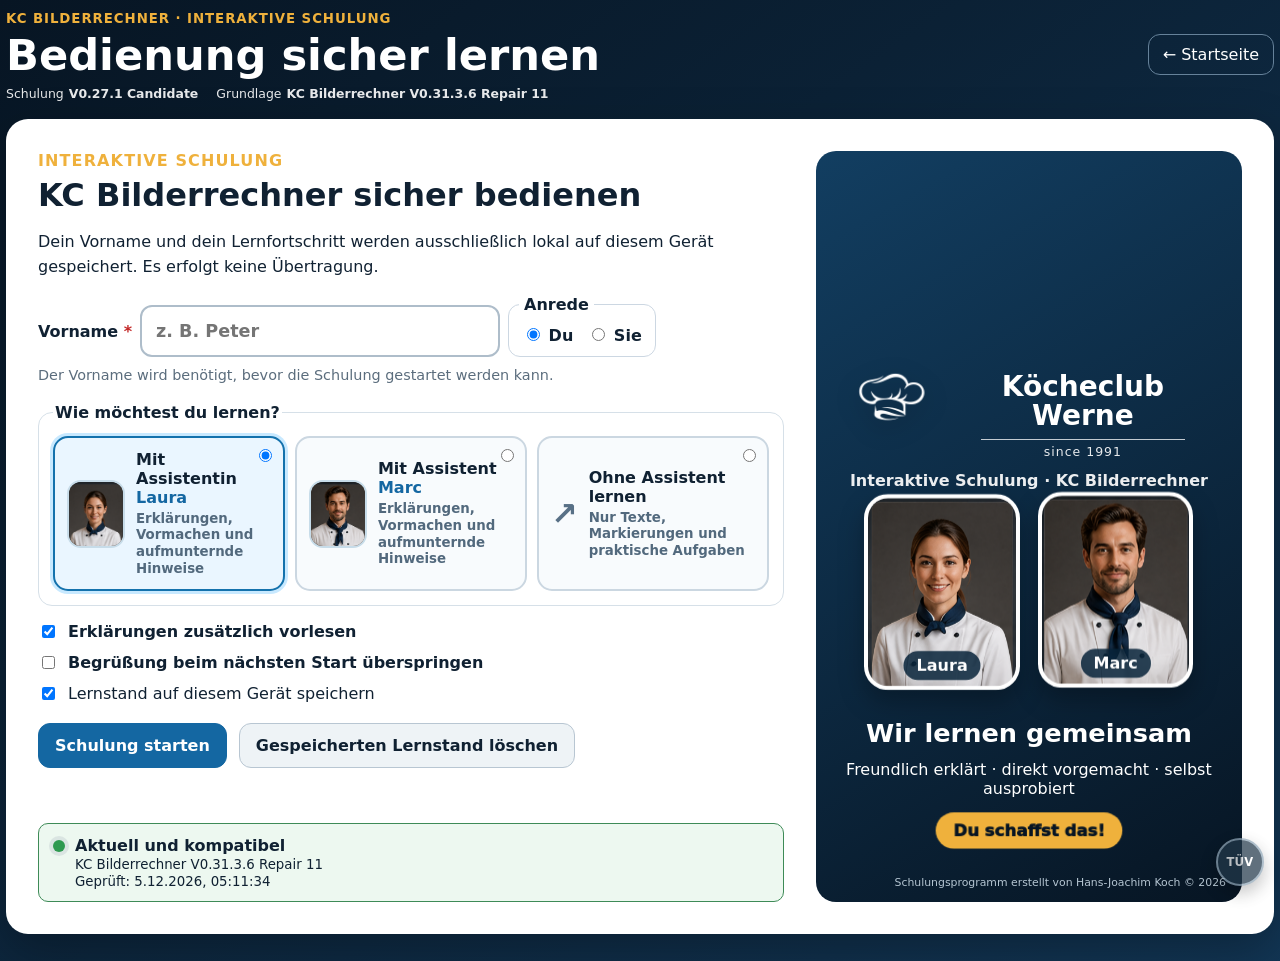
<file: index.html>
<!doctype html>
<html lang="de">
<head>
  <meta charset="utf-8">
  <meta name="viewport" content="width=device-width,initial-scale=1">
  <meta http-equiv="refresh" content="1;url=training-video/index.html">
  <title>KC Bilderrechner – Interaktive Schulung V0.27.1</title>
  <style>
    body{margin:0;min-height:100vh;display:grid;place-items:center;background:linear-gradient(145deg,#071523,#123e61);font-family:Segoe UI,system-ui,Arial,sans-serif;color:#fff}.start{max-width:680px;margin:20px;padding:38px;text-align:center;border:1px solid #63839b;border-radius:22px;background:#0b2942;box-shadow:0 20px 55px #0006}.start small{color:#efb13c;font-weight:800;letter-spacing:.06em}.start h1{margin:.4rem 0 1rem}.start p{color:#d8e5ee;line-height:1.55}.start a{display:inline-block;margin-top:12px;padding:13px 19px;border-radius:12px;background:#efb13c;color:#152132;text-decoration:none;font-weight:900}
  </style>
</head>
<body>
  <main class="start">
    <small>KÖCHECLUB WERNE</small>
    <h1>Interaktive Schulung</h1>
    <p>Schulung V0.27.1 · aktuelle Kassenbasis V0.31.3.6 Repair 11</p>
    <p>Die Schulung wird automatisch geöffnet.</p>
    <a href="training-video/index.html">Schulung jetzt starten</a>
  </main>
</body>
</html>
</file>
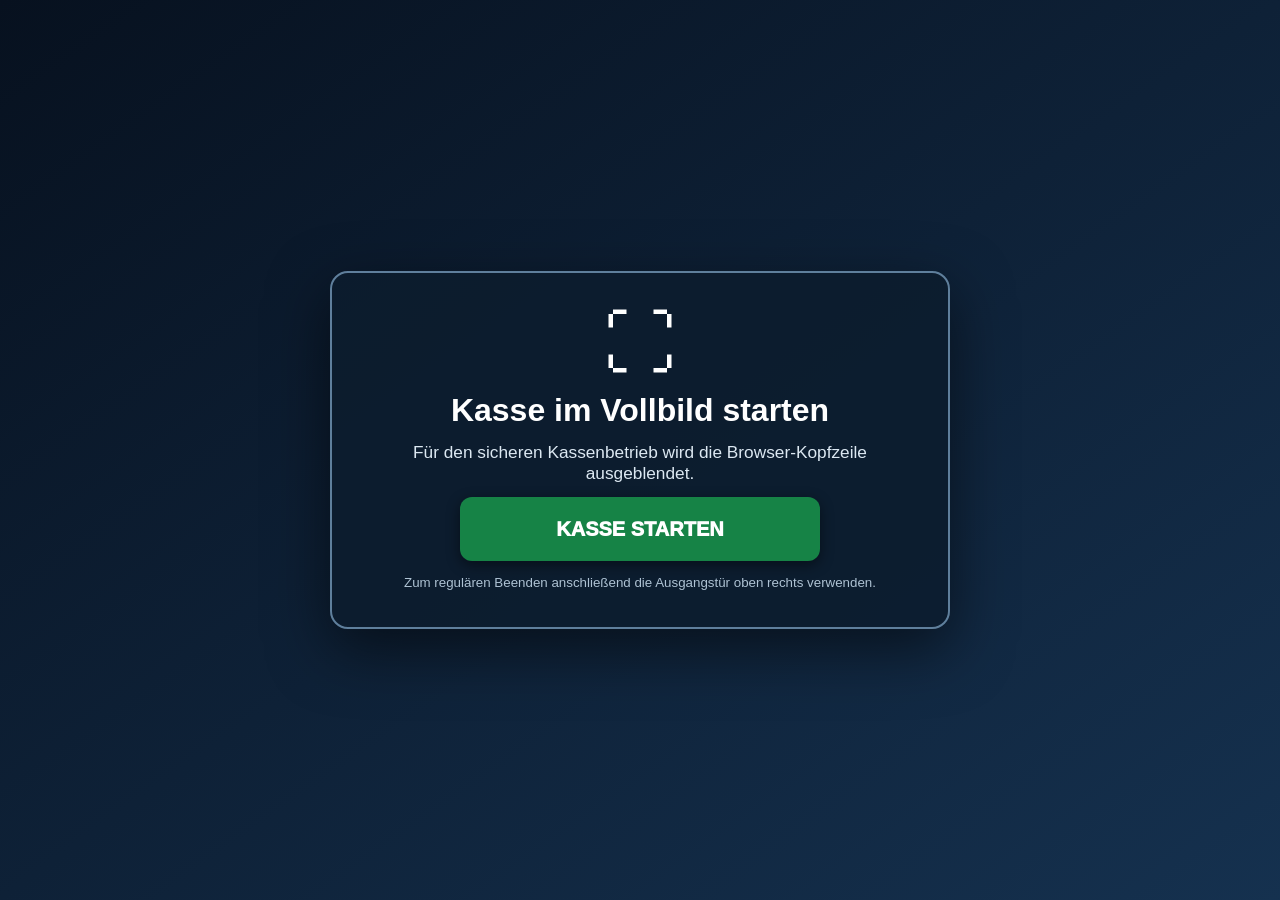
<file: pos/index.html>
<!doctype html>
<html lang="de">
<head>
  <meta charset="utf-8">
  <meta name="viewport" content="width=device-width, initial-scale=1, viewport-fit=cover">
  <meta name="theme-color" content="#07111f">
  <title>KC Bildrechner V0.31.3.6 Repair 11 – Candidate</title>
  <link rel="manifest" href="manifest.webmanifest">
  <link rel="stylesheet" href="styles.css">
  <script defer src="../cores/notification-core/notification-core.js"></script>
  <script defer src="../cores/product-info-core/product-info-core.js"></script>
  <style id="tablet-critical-css">
    /* Kritische Tablet-Regeln direkt in index.html: verhindert Layoutsprung auf GitHub Pages. */
    html,body{min-width:0;min-height:100%;overscroll-behavior:none}
    button,input,select{touch-action:manipulation}
    .display-settings-button{min-width:54px;min-height:54px;font-size:24px;border-radius:14px}
    @media (pointer:coarse){button{min-height:46px}.product-tile{min-height:138px}.category-tabs button{min-height:52px}}
    @media (max-width:1180px),(max-height:820px){
      .app-header{position:sticky;top:0;z-index:20}
      .main-layout{grid-template-columns:minmax(0,1fr) minmax(300px,36vw)}
      .product-grid{gap:10px}.product-tile{min-height:126px}.mode-strip{overflow-x:auto;white-space:nowrap}
    }
    @media (orientation:portrait) and (max-width:900px){
      .app-header{position:static}.main-layout{grid-template-columns:1fr}.cart-area{min-height:250px}.status-footer{overflow-x:auto}
    }
  </style>
</head>
<body class="public-beta">
<div id="app" class="app-shell">
  <header class="app-header">
    <button class="brand-block secret-trigger" id="secretTrigger" aria-label="Köcheclub Werne">
      <img id="clubLogo" src="assets/logo.png" alt="">
      <span class="brand-text">
        <strong id="clubName">Köcheclub Werne</strong>
        <small id="eventName">Weihnachtsmarkt 2026</small>
      </span>
    </button>

    <div class="header-info">
      <div class="info-cell"><span>KASSE</span><strong id="registerName">Kasse 1</strong><small id="operatorName">Bediener: Hans</small></div>
      <div class="info-cell compact"><span>VERSION</span><strong id="version">V0.31.3.6 R11</strong></div>
      <div class="info-cell date-cell"><strong id="dateText">24.12.2026</strong><small id="timeText">16:32</small></div>
      <div class="operator-mini-dashboard">
        <span id="shiftStatus">Schicht aktiv</span>
        <span id="cashStatus">Wechselgeld OK</span>
        <span id="modeStatus">Normalbetrieb</span>
      </div>
    </div>

    <div class="header-status">
      <button id="screenLockBtn" class="header-tool-button screen-lock-button" type="button" title="Bildschirm abdunkeln und sperren" aria-label="Bildschirm abdunkeln und sperren">🔒</button>
      <button id="cashSoundBtn" class="cash-sound-button active" type="button" title="Kassenton ausschalten" aria-label="Kassenton eingeschaltet" aria-pressed="true"><span aria-hidden="true">🔊</span></button>
      <button class="menu-button" id="menuBtn">☰<small>MENÜ</small></button>
      <button id="headerExitBtn" class="header-tool-button header-exit-button" type="button" title="Programm verlassen" aria-label="Programm verlassen">🚪</button>
    </div>
  </header>

  <section class="mode-strip">
    <button id="operatorBtn" class="operator-button"><span>👤 <b id="operatorBtnName">Hans</b></span><small id="operatorConfirmState">aktiv</small></button>
    <label class="product-search-wrap">🔎 <input id="productSearchInput" placeholder="Artikel suchen"></label>
    <div class="mode-quick-switches" aria-label="Betriebsmodi">
      <button id="trainingModeTopBtn" class="mode-quick-button" type="button"><span class="mode-led"></span><span>Trainingsmodus</span></button>
      <button id="rushModeBtn" class="mode-quick-button" type="button"><span class="mode-led"></span><span>Stoßzeiten</span></button>
      <button id="happyHourQuickBtn" class="mode-quick-button happy-hour-quick" type="button" hidden><span class="mode-led"></span><span id="happyHourQuickText">Happy Hour</span></button>
    </div>
    <div class="mode-message-center" aria-label="Kassenmeldungen">
      <div id="notificationBar" class="notification-bar cart-notification" aria-live="polite" aria-atomic="true">Kasse bereit</div>
      <button type="button" id="messageHistoryBtn" class="message-history-button" title="Vorherige Meldung anzeigen; gedrückt halten für Meldungsverlauf" aria-label="Meldungsverlauf">↶</button>
    </div>
    <button id="openingAssistantBtn" class="opening-compact">☀ Öffnen</button>
  </section>

  <main class="main-layout">
<section class="sales-area">
      <section id="workspaceModePanel" class="workspace-mode-panel" aria-live="polite" hidden>
        <div id="workspaceModeText" class="workspace-mode-text"></div>
      </section>
      <nav id="categories" class="category-tabs"></nav>
      <div id="productGrid" class="product-grid"></div>
      <div class="pager" aria-label="Artikelseiten">
        <button type="button" id="productPagePrev" aria-label="Vorherige Artikelseite"><span aria-hidden="true">‹</span><b>ZURÜCK</b></button>
        <div id="productPageDots" class="pager-dots"></div>
        <button type="button" id="productPageNext" aria-label="Nächste Artikelseite"><b>WEITER</b><span aria-hidden="true">›</span></button>
      </div>
    </section>

    <aside class="cart-area">
      <div class="cart-title">
        <div class="cart-heading">
          <span class="cart-heading-icon" aria-label="Einkaufswagen" title="Einkaufswagen">🛒</span>
          <small id="selectedCartHint">Artikel im Einkaufswagen antippen</small>
        </div>
        <div id="cartQuantityBar" class="cart-quantity-bar" aria-label="Menge des markierten Artikels">
          <span>MENGE</span>
          <button type="button" data-cart-qty="1">1</button><button type="button" data-cart-qty="2">2</button><button type="button" data-cart-qty="3">3</button><button type="button" data-cart-qty="4">4</button><button type="button" data-cart-qty="5">5</button><button type="button" data-cart-qty="6">6</button><button type="button" data-cart-qty="7">7</button><button type="button" id="moreQuantityBtn" title="Andere Menge">…</button><button type="button" id="undoQuantityBtn" class="undo-quantity-button" title="Letzte Mengenänderung zurücknehmen" aria-label="Letzte Mengenänderung zurücknehmen">↶</button>
        </div>
        <button id="voidBonBtn" class="void-bon" title="Offenen Bon verwerfen" aria-label="Offenen Bon verwerfen"><span>BON</span> 🗑</button>
      </div>

      <div id="cartList" class="cart-list"></div>

      <div class="cart-summary">
        <div class="summary-meta">
          <span id="positionCount">0 POSITIONEN</span>
          <span class="discount-inline">
            <button id="discountBtn" class="discount-action cart-discount-button" title="Rabatt festlegen">🏷 RABATT</button>
            <span id="discountDisplay" class="discount-summary-value">0,00 € Rabatt</span>
          </span>
        </div>
        <div class="grand-total"><span id="grandTotalLabel" class="grand-total-label">GESAMT <em id="grandTotalTrainingFlag" class="grand-total-training-flag" hidden>TRAININGSMODUS</em></span><strong id="grandTotal">0,00 €</strong></div>
      </div>
    </aside>
  </main>

  <section class="bottom-layout">
    <div class="scanner-card">
      <strong><span class="scan-dot">◉</span> SCANNER</strong>
      <b>Bereit</b>
      <p>Artikel scannen<br>oder auswählen</p>
      <button id="undoLastBtn">↶ Letzter Artikel</button>
    </div>

    <div class="cash-card">
      <h3>BARZAHLUNG</h3>
      <div id="banknotes" class="banknote-row"></div>
      <div id="coins" class="coin-row"></div>
      <div class="cash-finish-row">
        <button id="exactCashBtn" class="exact-button" type="button">STIMMT SO · ABSCHLIESSEN ✓</button>
        <button id="roundUpBtn" class="roundup-button">AUFRUNDEN ⤴</button>
      </div>
    </div>

    <div class="change-card">
      <div class="change-card-head">
        <span>RÜCKGELD</span>
        <button type="button" id="undoCashBtn" class="cash-undo" title="Letzte Auswahl eines Scheins oder einer Münze zurücknehmen" aria-label="Letzte Geld-Auswahl zurücknehmen" disabled><b aria-hidden="true">↶</b><small>LETZTE GELDWAHL</small></button>
      </div>
      <strong id="changeDisplay">0,00 €</strong>
      <em id="changePaymentState" class="change-payment-state">Noch kein Zahlbetrag</em>
      <small>Gegeben: <b id="givenDisplay">0,00 €</b></small>
      <small><span id="dueCaption">Zu zahlen:</span> <b id="dueDisplay">0,00 €</b></small>
    </div>

    <button id="cardBtn" class="card-payment card-payment-disabled" disabled aria-disabled="true" title="EC-Kartenzahlung ist noch nicht verfügbar"><b>EC</b><span>EC-KARTE</span><small>DEAKTIVIERT</small></button>

    <div class="keypad-shell" aria-label="Universeller Zahlenblock">
      <div class="keypad-mode-row">
        <button type="button" data-keypad-mode="cash" class="active">💶 Bargeld</button>
        <button type="button" data-keypad-mode="quantity">× Menge</button>
        <button type="button" data-keypad-mode="discount">% Rabatt</button>
        <button type="button" data-keypad-mode="article">▦ Artikel</button>
        <button type="button" data-keypad-mode="bon">🧾 Bon</button>
        <button type="button" data-keypad-mode="price" class="keypad-control-mode">€ Preis</button>
      </div>
      <div class="keypad-display">
        <span id="keypadModeLabel">BARGELD EINGEBEN</span>
        <strong id="keypadDisplay">0,00 €</strong>
        <small id="keypadHelp">Betrag eingeben. OK übernimmt ihn in die Rückgeldfunktion – der Bon bleibt offen.</small>
      </div>
      <div class="keypad">
        <button data-key="7">7</button><button data-key="8">8</button><button data-key="9">9</button><button data-key="back">⌫</button>
        <button data-key="4">4</button><button data-key="5">5</button><button data-key="6">6</button><button data-key="clear">C</button>
        <button data-key="1">1</button><button data-key="2">2</button><button data-key="3">3</button><button data-key="00">00</button>
        <button data-key=",">,</button><button data-key="0">0</button><button data-key=".">.</button><button data-key="ok" class="ok-key">OK</button>
      </div>
    </div>

    <div class="main-actions" aria-label="Schnellfunktionen auf der ersten Kassenseite">
      <button id="payBtn" class="pay pay-direct" title="Ohne vorherige Geldeingabe wird passend direkt abgerechnet"><span class="pay-label"><b id="payModeTitle">BAR DIREKT</b><small id="payModeDetail">PASSEND ABRECHNEN</small></span><canvas id="checkoutQrMini" class="pay-qr-canvas" width="116" height="116" aria-label="Bezahl-QR CMD-CHECKOUT"></canvas></button>
      <button id="accountChargeBtn" class="account-charge">📄 AUF KONTO</button>
      <button id="staffBtn" class="staff">👥 PERSONAL</button>
      <button id="trainingModeBtn" class="training-action compatibility-mode-button" hidden>🎓 TESTMODUS</button>
      <button id="depositBtn" class="deposit">♻ PFANDRÜCKGABE</button>
      <button id="tipBtn" class="tip">💝 TRINKGELD</button>
      <button id="complaintBtn" class="complaint-action">↩ REKLAMATION</button>
      <button id="printBonBtn" class="print-bon">🧾 BONDRUCK</button>
      <button id="moreBtn" class="more">••• MEHR</button>
    </div>
  </section>

  <footer class="status-footer">
    <span id="localStatus">● Kasse bereit</span>
    <span id="systemHint" class="system-hint">Offlinefähig · lokal gespeichert</span>
    <span id="trainingFooter" style="display:none">🎓 <b>TRAINING</b></span>
    <span id="rushFooter" style="display:none">⚡ <b>STOSSBETRIEB</b></span>
    <button type="button" id="tuvButton" class="tuv-button" title="Internen System-Selbsttest starten">TÜV</button>
    <span id="panicHotspot" aria-label="Status">●</span>
  </footer>
</div>

<dialog id="messageHistoryDialog" class="message-history-dialog">
  <form method="dialog" class="dialog-card message-history-card">
    <div class="message-history-head"><h2>Letzte Meldungen</h2><button value="cancel" aria-label="Schließen">×</button></div>
    <ol id="messageHistoryList" class="message-history-list"></ol>
    <div class="dialog-actions"><button value="cancel">Schließen</button></div>
  </form>
</dialog>

<dialog id="confirmDialog">
  <form method="dialog" class="dialog-card">
    <h2 id="confirmTitle">Bestätigen</h2>
    <p id="confirmText"></p>
    <div class="dialog-actions">
      <button value="cancel">Abbrechen</button>
      <button id="confirmAction" value="confirm" class="danger-action">Bestätigen</button>
    </div>
  </form>
</dialog>

<dialog id="messageDialog">
  <form method="dialog" class="dialog-card centered">
    <h2 id="messageTitle">Hinweis</h2>
    <div id="messageValue" class="message-value">0,00 €</div>
    <p id="messageText"></p>
    <button value="ok" class="primary-action">Fertig</button>
  </form>
</dialog>

<dialog id="moreDialog">
  <form method="dialog" class="dialog-card more-card">
    <button type="button" id="moreDialogCloseX" class="dialog-close-x" aria-label="Mehr-Fenster schließen" title="Schließen">×</button>
    <h2>Weitere Funktionen</h2>
    <div class="more-grid seller-tools-only">
      <button type="button" data-action="lastbon">🧾 Letzten Bon</button>
      <button type="button" data-action="operator">👤 Bediener wechseln</button>
      <button type="button" data-action="tip">Trinkgeld</button>
      <button type="button" data-action="deposit">Pfandrückgabe</button>
      <button type="button" data-action="withdraw">Entnahme / Reklamation</button>
      <button type="button" data-action="opening">Eröffnung</button>
      <button type="button" data-action="closing">Tagesabschluss</button>
      <button type="button" data-action="cashdeposit">Bargeldübergabe</button>
      <button type="button" data-action="rush">Stoßbetrieb</button>
      <button type="button" data-action="training">Training</button>
      <button type="button" id="accountBalanceOpen">📊 Kontostände</button>
      <button type="button" data-action="currency">💱 Währungsrechner</button>
      <button type="button" data-action="central">Servicefreigabe</button>
      <button value="close">Schließen</button>
    </div>
  </form>
</dialog>



<dialog id="currencyDialog">
  <form method="dialog" class="dialog-card currency-card">
    <button type="button" id="currencyDialogCloseX" class="dialog-close-x" aria-label="Währungsrechner schließen" title="Schließen">×</button>
    <div class="currency-head"><div><span class="info-kicker">CURRENCYCORE · ORIENTIERUNGSWERKZEUG</span><h2>Währungsrechner</h2></div><span id="currencyOnlineState" class="currency-status">Offline-Kursbestand</span></div>
    <div class="currency-grid">
      <label>Betrag<input id="currencyAmount" type="number" min="0" step="0.01" value="100"></label>
      <label>Ausgangswährung<select id="currencyFrom"></select></label>
      <button type="button" id="currencySwap" class="currency-swap" title="Währungen tauschen">⇄</button>
      <label>Zielwährung<select id="currencyTo"></select></label>
    </div>
    <section class="currency-result" aria-live="polite"><span id="currencyEquation">100,00 EUR</span><strong id="currencyConverted">–</strong><small id="currencyRateText">Kurs wird berechnet</small></section>
    <div class="currency-meta"><span><b>Quelle:</b> Europäische Zentralbank (ECB)</span><span><b>Kursstand:</b> <span id="currencyRateDate">–</span></span><span><b>Letzter Abruf:</b> <span id="currencyFetchedAt">–</span></span></div>
    <div class="currency-actions"><button type="button" id="currencyRefresh" class="primary-action">↻ Kurse mit Internet abgleichen</button><button type="button" id="currencyHistoryToggle">Historie anzeigen</button></div>
    <div id="currencyHistoryPanel" class="currency-history" hidden><h3>Wechselkurshistorie</h3><div class="currency-table-wrap"><table><thead><tr><th>Abruf</th><th>Kursstand</th><th>Quelle</th><th>Währungen</th><th>Status</th></tr></thead><tbody id="currencyHistoryBody"></tbody></table></div><button type="button" id="currencyHistoryClear" class="quiet-danger">Lokale Historie leeren</button></div>
    <aside class="currency-disclaimer"><b>Hinweis – keine Gewähr:</b> Die angezeigten Wechselkurse dienen ausschließlich der Orientierung. Trotz regelmäßiger Aktualisierung wird keine Gewähr für Richtigkeit, Vollständigkeit oder Aktualität übernommen. Maßgeblich sind die tatsächlich von Banken, Zahlungsdienstleistern oder Wechselstuben verwendeten Kurse. Die ECB veröffentlicht ihre Referenzkurse zu Informationszwecken und rät von ihrer Verwendung für Transaktionen ab.</aside>
    <div class="dialog-actions"><a class="source-link" href="https://www.ecb.europa.eu/stats/policy_and_exchange_rates/euro_reference_exchange_rates/html/index.en.html" target="_blank" rel="noopener">Offizielle ECB-Quelle öffnen</a><button value="close">Schließen</button></div>
  </form>
</dialog>

<dialog id="displaySettingsDialog">
  <form method="dialog" class="dialog-card display-settings-card">
    <div class="display-settings-head">
      <div><span class="info-kicker">KASSENANSICHT</span><h2>Warengruppen und Artikel</h2></div>
      <button value="cancel" class="icon-close" aria-label="Schließen">×</button>
    </div>
    <p class="display-settings-note">Hier wird nur festgelegt, was auf dieser Kasse angezeigt wird. Preise und Stammdaten können hier nicht verändert werden.</p>
    <div class="display-settings-columns">
      <section><h3>Warengruppen</h3><div id="displayGroupList" class="display-check-list"></div></section>
      <section><h3>Artikel</h3><div id="displayArticleList" class="display-check-list article-display-list"></div></section>
    </div>
    <div class="dialog-actions">
      <button value="cancel">Abbrechen</button>
      <button type="button" id="applyDisplaySettings" class="primary-action">Übernehmen</button>
    </div>
  </form>
</dialog>

<dialog id="optionDialog">
  <form method="dialog" class="dialog-card option-card">
    <h2 id="optionTitle">Zusatz wählen</h2>
    <p id="optionSubtitle" class="option-subtitle"></p>
    <div id="optionButtons" class="option-grid"></div>
    <button value="cancel" class="dialog-close">Abbrechen</button>
  </form>
</dialog>


<dialog id="productInfoDialog">
  <form method="dialog" class="dialog-card product-info-card">
    <div class="info-dialog-head">
      <div>
        <span class="info-kicker">ARTIKELINFORMATION</span>
        <h2 id="productInfoTitle">Artikel</h2>
      </div>
      <button value="close" class="icon-close" aria-label="Schließen">×</button>
    </div>
    <img id="productInfoImage" class="product-info-image" alt="">
    <div id="productInfoContent" class="product-info-content"></div>
    <div class="dialog-actions product-info-actions"><button type="button" id="productInfoDetailsBtn" class="primary-action">Vollständige Produktinformationen</button><button value="close" class="dialog-close">Schließen</button></div>
  </form>
</dialog>

<dialog id="productDetailsDialog">
  <form method="dialog" class="dialog-card product-details-card">
    <div class="info-dialog-head"><div><span class="info-kicker">PRODUKTDATENBLATT</span><h2 id="productDetailsTitle">Artikel</h2></div><button value="close" class="icon-close" aria-label="Schließen">×</button></div>
    <div id="productDetailsStatus" class="product-data-status"></div>
    <div id="productDetailsContent" class="product-details-content"></div>
    <button value="close" class="dialog-close">Schließen</button>
  </form>
</dialog>

<dialog id="settingsDialog" data-admin-only="true">
  <form method="dialog" class="dialog-card settings-card settings-wide">
    <div class="settings-header">
      <div>
        <span class="info-kicker">GESCHÜTZTER SERVICE</span>
        <h2>Einstellungen</h2>
      </div>
      <button value="cancel" class="icon-close" aria-label="Schließen">×</button>
    </div>

    <div class="settings-tabs" role="tablist">
      <button type="button" class="active" data-settings-tab="general">Grundeinstellungen</button>
      <button type="button" data-settings-tab="layout">Artikelbuttons</button>
      <button type="button" data-settings-tab="deposit">Pfandregeln</button>
      <button type="button" data-settings-tab="groups">Warengruppen</button>
      <button type="button" data-settings-tab="articles">Artikel</button>
      <button type="button" data-settings-tab="packages">📦 Packages</button>
      <button type="button" data-settings-tab="offers">🏷 Angebote & Happy Hour</button>
      <button type="button" data-settings-tab="system" class="superadmin-only">System</button>
      <button type="button" data-settings-tab="transfer" class="superadmin-only">Import / Export</button>
    </div>

    <section class="settings-panel active" data-settings-panel="general">
      <h3>Kassenidentität</h3>
      <label class="setting-line"><span>Kassen-ID</span><input id="registerIdSetting" value="KASSE-01"></label>
      <label class="setting-line"><span>Kassenname</span><input id="registerNameSetting" value="Kasse 1"></label>
      <h3>Artikelinformationen</h3>
      <label class="toggle-setting">
        <span>
          <strong>Info-I an Artikelbuttons anzeigen</strong>
          <small>Nur Artikel mit hinterlegten Informationen erhalten das grüne I.</small>
        </span>
        <input id="showInfoToggle" type="checkbox">
      </label>
      <label class="toggle-setting">
        <span>
          <strong>Allergenhinweis hervorheben</strong>
          <small>Allergene werden im Informationsfenster besonders deutlich angezeigt.</small>
        </span>
        <input id="highlightAllergensToggle" type="checkbox">
      </label>
      <h3>Bedienung und sichtbare Kassentasten</h3>
      <label class="toggle-setting"><span><strong>Bediener vor jedem Verkauf bestätigen</strong><small>Vor dem ersten Artikel Bediener per QR oder Bedienertaste wählen.</small></span><input id="requireOperatorToggle" type="checkbox"></label>
      <label class="toggle-setting"><span><strong>Taste Personal anzeigen</strong></span><input id="showStaffToggle" type="checkbox"></label>
      <label class="toggle-setting"><span><strong>Taste Trinkgeld anzeigen</strong></span><input id="showTipToggle" type="checkbox"></label>
      <label class="toggle-setting"><span><strong>Taste Pfandrückgabe anzeigen</strong></span><input id="showDepositToggle" type="checkbox"></label>
      <label class="toggle-setting"><span><strong>Taste Bondruck anzeigen</strong></span><input id="showPrintToggle" type="checkbox"></label>
      <p class="setting-help">
        Pro Artikel können Zutaten, Allergene, Inhaltsstoffe, Herkunft, Zubereitungshinweise
        und frei definierte wichtige Hinweise gespeichert werden.
      </p>
    </section>

    <section class="settings-panel" data-settings-panel="layout">
      <h3>Größe und Darstellung</h3>
      <label class="setting-line"><span>Button-Größe</span>
        <select id="buttonSizeSelect">
          <option value="compact">Kompakt – mehr Artikel sichtbar</option>
          <option value="standard">Standard</option>
          <option value="large">Groß – besonders leicht zu treffen</option>
        </select>
      </label>
      <label class="setting-line"><span>Darstellungsart</span>
        <select id="buttonModeSelect">
          <option value="image">Nur Bild mit Textüberlagerung</option>
          <option value="mixed">Bild, Farbe und Text</option>
          <option value="color">Farbige Buttons ohne Bild</option>
          <option value="text">Nur Text</option>
        </select>
      </label>
      <label class="setting-line"><span>Preis anzeigen</span>
        <select id="showPriceSelect">
          <option value="yes">Ja</option>
          <option value="no">Nein</option>
        </select>
      </label>
      <div class="layout-preview">
        <span>Vorschau</span>
        <div id="layoutPreview" class="preview-tile">
          <div class="preview-image"></div>
          <strong>Feuerzangenbowle</strong>
          <b>5,00 €</b>
          <i>i</i>
        </div>
      </div>
    </section>

    <section class="settings-panel" data-settings-panel="deposit">
      <h3>Pfandregel</h3>
      <label class="setting-line"><span>Pfandregel Feuerzangenbowle</span>
        <select id="depositRuleSelect">
          <option value="automatic">Pfand automatisch zusätzlich buchen</option>
          <option value="included">Pfand im angezeigten Gesamtpreis enthalten</option>
          <option value="manual">Pfand immer manuell buchen</option>
        </select>
      </label>
      <p class="setting-help">
        Glaspfand 2,00 € und Feuerzangenpfand 2,00 € werden intern immer getrennt geführt.
      </p>
    </section>


    <section class="settings-panel masterdata-panel" data-settings-panel="groups">
      <div class="masterdata-head">
        <div>
          <h3>Warengruppen</h3>
          <p>Warengruppen für Artikelbuttons, Auswertungen und Drucklisten verwalten.</p>
        </div>
        <span id="groupRecordStatus" class="record-status">Datensatz 1 von 1</span>
      </div>

      <div class="master-toolbar" id="groupToolbar">
        <button type="button" data-command="new">＋ Neu</button>
        <button type="button" data-command="save">💾 Speichern</button>
        <button type="button" data-command="update">↻ Aktualisieren</button>
        <button type="button" data-command="edit">✎ Bearbeiten</button>
        <button type="button" data-command="print">🖨 Drucken</button>
        <button type="button" data-command="import">⇩ Import</button>
        <button type="button" data-command="export">⇧ Export</button>
        <span class="toolbar-separator"></span>
        <button type="button" data-command="first" title="Erster Datensatz">|‹</button>
        <button type="button" data-command="prev" title="Vorheriger Datensatz">‹</button>
        <button type="button" data-command="next" title="Nächster Datensatz">›</button>
        <button type="button" data-command="last" title="Letzter Datensatz">›|</button>
      </div>

      <input id="groupImportFile" type="file" accept=".json,.csv" hidden>

      <div class="master-form two-column">
        <label><span>Warengruppen-Nr. *</span><input id="groupId" maxlength="20"></label>
        <label><span>Bezeichnung *</span><input id="groupName" maxlength="60"></label>
        <label><span>Kurzbezeichnung</span><input id="groupShortName" maxlength="24"></label>
        <label><span>Sortierung</span><input id="groupSortOrder" type="number" min="0" step="1"></label>
        <label><span>Buttonfarbe</span><input id="groupColor" type="color"></label>
        <label class="check-field"><span>Aktiv</span><input id="groupActive" type="checkbox"></label>
        <label class="wide-field"><span>Beschreibung / Freitext</span><textarea id="groupNotes" rows="4"></textarea></label>
      </div>

      <div class="master-list-wrap">
        <table class="master-table">
          <thead><tr><th>Nr.</th><th>Warengruppe</th><th>Kurztext</th><th>Sortierung</th><th>Farbe</th><th>Status</th></tr></thead>
          <tbody id="groupTableBody"></tbody>
        </table>
      </div>
    </section>

    <section class="settings-panel masterdata-panel" data-settings-panel="articles">
      <div class="masterdata-head">
        <div>
          <h3>Artikelstammdaten</h3>
          <p>Alle verkaufs-, bon-, pfand-, scanner- und informationsrelevanten Artikeldaten.</p>
        </div>
        <span id="articleRecordStatus" class="record-status">Datensatz 1 von 1</span>
      </div>

      <div class="master-toolbar" id="articleToolbar">
        <button type="button" data-command="new">＋ Neu</button>
        <button type="button" data-command="save">💾 Speichern</button>
        <button type="button" data-command="update">↻ Aktualisieren</button>
        <button type="button" data-command="edit">✎ Bearbeiten</button>
        <button type="button" data-command="print">🖨 Drucken</button>
        <button type="button" data-command="import">⇩ Import</button>
        <button type="button" data-command="export">⇧ Export</button>
        <span class="toolbar-separator"></span>
        <button type="button" data-command="first">|‹</button>
        <button type="button" data-command="prev">‹</button>
        <button type="button" data-command="next">›</button>
        <button type="button" data-command="last">›|</button>
      </div>

      <input id="articleImportFile" type="file" accept=".json,.csv" hidden>

      <div class="article-subtabs">
        <button type="button" class="active" data-article-tab="basic">Grunddaten</button>
        <button type="button" data-article-tab="sale">Verkauf & Bon</button>
        <button type="button" data-article-tab="deposit">Pfand & Optionen</button>
        <button type="button" data-article-tab="info">Informationen</button>
        <button type="button" data-article-tab="display">Darstellung</button>
      </div>

      <div class="article-panel active" data-article-panel="basic">
        <div class="master-form three-column">
          <label><span>Artikel-Nr. *</span><input id="articleId" maxlength="30"></label>
          <label><span>Artikelbezeichnung *</span><input id="articleName" maxlength="80"></label>
          <label><span>Warengruppe *</span><select id="articleCategory"></select></label>
          <label><span>Kurzbezeichnung Button</span><input id="articleShortName" maxlength="30"></label>
          <label><span>Bontext</span><input id="articleReceiptText" maxlength="48"></label>
          <label><span>Barcode / EAN / QR-Inhalt</span><input id="articleBarcode" maxlength="80"></label>
          <label><span>Verkaufseinheit</span><select id="articleUnit"><option>Stück</option><option>Portion</option><option>Becher</option><option>Glas</option><option>Liter</option><option>Kilogramm</option></select></label>
          <label><span>Menge je Verkauf</span><input id="articleQuantity" type="number" min="0" step="0.001"></label>
          <label><span>Sortierung</span><input id="articleSortOrder" type="number" min="0" step="1"></label>
          <label class="check-field"><span>Aktiv</span><input id="articleActive" type="checkbox"></label>
          <label class="check-field"><span>Favorit</span><input id="articleFavorite" type="checkbox"></label>
          <label class="check-field"><span>Bestandsführung</span><input id="articleStockManaged" type="checkbox"></label>
        </div>
      </div>

      <div class="article-panel" data-article-panel="sale">
        <div class="master-form three-column">
          <label><span>Verkaufspreis brutto *</span><input id="articlePrice" type="number" min="-9999" step="0.01"></label>
          <label><span>Einkaufspreis netto</span><input id="articlePurchasePrice" type="number" min="0" step="0.01"></label>
          <label><span>Steuersatz</span><select id="articleTaxRate"><option value="0">0 %</option><option value="7">7 %</option><option value="19">19 %</option></select></label>
          <label><span>Mindestbestand</span><input id="articleMinStock" type="number" min="0" step="0.01"></label>
          <label><span>Aktueller Bestand</span><input id="articleStock" type="number" min="0" step="0.01"></label>
          <label><span>Preisgruppe</span><input id="articlePriceGroup" maxlength="30"></label>
          <label class="check-field"><span>Preisänderung an Kasse erlaubt</span><input id="articleAllowPriceChange" type="checkbox"></label>
          <label class="check-field"><span>Mengenänderung erlaubt</span><input id="articleAllowQuantityChange" type="checkbox"></label>
          <label class="check-field"><span>Personalverbrauch erlaubt</span><input id="articleAllowStaff" type="checkbox"></label>
          <label class="wide-field"><span>Bon-Zusatztext</span><textarea id="articleReceiptNote" rows="3"></textarea></label>
        </div>
      </div>

      <div class="article-panel" data-article-panel="deposit">
        <div class="master-form two-column">
          <label><span>Pfandregel</span><select id="articleDepositRule"><option value="global">Globale Regel verwenden</option><option value="none">Kein Pfand</option><option value="automatic">Automatisch zusätzlich</option><option value="included">Im Preis enthalten</option><option value="manual">Manuell buchen</option></select></label>
          <label><span>Optionsgruppe</span><select id="articleOptionGroup"><option value="">Keine</option><option value="shot">Schuss Rum / Amaretto</option><option value="dip">Dip-Auswahl</option></select></label>
          <label><span>Pfandart 1</span><input id="articleDeposit1Name" maxlength="40"></label>
          <label><span>Pfandbetrag 1</span><input id="articleDeposit1Price" type="number" min="0" step="0.01"></label>
          <label><span>Pfandart 2</span><input id="articleDeposit2Name" maxlength="40"></label>
          <label><span>Pfandbetrag 2</span><input id="articleDeposit2Price" type="number" min="0" step="0.01"></label>
          <label class="check-field"><span>Teilrückgabe erlaubt</span><input id="articlePartialDepositReturn" type="checkbox"></label>
          <label class="check-field"><span>Pfand bei Personalverbrauch</span><input id="articleStaffDeposit" type="checkbox"></label>
        </div>
      </div>

      <div class="article-panel" data-article-panel="info">
        <div class="master-form two-column">
          <label class="wide-field"><span>Zutaten</span><textarea id="articleIngredients" rows="3"></textarea></label>
          <label class="wide-field"><span>Allergene</span><textarea id="articleAllergens" rows="3"></textarea></label>
          <label class="wide-field"><span>Inhaltsstoffe</span><textarea id="articleContents" rows="3"></textarea></label>
          <label class="wide-field"><span>Wichtiger Hinweis</span><textarea id="articleImportant" rows="3"></textarea></label>
          <label class="wide-field"><span>Freitext / weitere Informationen</span><textarea id="articleNotes" rows="5"></textarea></label>
        </div>
      </div>

      <div class="article-panel" data-article-panel="display">
        <div class="master-form two-column">
          <label><span>Buttonfarbe</span><input id="articleColor" type="color"></label>
          <label><span>Bildpfad / Bilddatei</span><input id="articleImage" maxlength="180"></label>
          <label><span>Individuelle Darstellungsart</span><select id="articleDisplayMode"><option value="global">Globale Einstellung</option><option value="image">Bild</option><option value="mixed">Bild/Farbe/Text</option><option value="color">Farbe</option><option value="text">Text</option></select></label>
          <label><span>Individuelle Buttongröße</span><select id="articleButtonSize"><option value="global">Globale Einstellung</option><option value="compact">Kompakt</option><option value="standard">Standard</option><option value="large">Groß</option></select></label>
          <label class="check-field"><span>Info-I anzeigen</span><input id="articleShowInfo" type="checkbox"></label>
          <label class="check-field"><span>Preis anzeigen</span><input id="articleShowPrice" type="checkbox"></label>
        </div>
      </div>

      <div class="master-list-wrap article-list">
        <table class="master-table">
          <thead><tr><th>Artikel-Nr.</th><th>Artikel</th><th>Warengruppe</th><th>Bontext</th><th>Preis</th><th>Status</th></tr></thead>
          <tbody id="articleTableBody"></tbody>
        </table>
      </div>
    </section>

    <section class="settings-panel masterdata-panel" data-settings-panel="packages">
      <div class="masterdata-head">
        <div>
          <h3>Paket-Konfiguration</h3>
          <p>Packages werden hier zentral festgelegt. Die Kasse zeigt ausschließlich freigegebene Packages.</p>
        </div>
        <span id="packageAiStatus" class="record-status">Noch nicht analysiert</span>
      </div>

      <div class="package-control-actions">
        <button type="button" id="packageNewBtn">＋ Neues Package</button>
        <button type="button" id="packageSaveBtn" class="primary-action">💾 Speichern</button>
        <button type="button" id="packageDeleteBtn">🗑 Löschen</button>
        <button type="button" id="packageAnalyzeBtn">✨ Verkaufsdaten analysieren</button>
        <button type="button" id="packageDailyRefreshBtn">↻ Tages-Packages neu erstellen</button>
      </div>

      <div class="package-control-grid">
        <div class="package-editor-card">
          <h4>Package bearbeiten</h4>
          <input id="packageId" type="hidden">
          <label><span>Name *</span><input id="packageName" maxlength="80" placeholder="z. B. Grünkohl + Glühwein"></label>
          <label><span>Erster Artikel *</span><select id="packageProduct1"></select></label>
          <label><span>Zweiter Artikel *</span><select id="packageProduct2"></select></label>
          <label><span>Package-Preis *</span><input id="packagePrice" type="number" min="0" step="0.10"></label>
          <label><span>Bild / Leitartikel</span><select id="packageImageProduct"></select></label>
          <div class="master-form two-column">
            <label class="check-field"><span>Aktiv an Kasse</span><input id="packageActive" type="checkbox" checked></label>
            <label class="check-field"><span>KI darf täglich aktualisieren</span><input id="packageAutoManaged" type="checkbox"></label>
          </div>
          <label><span>Interner Hinweis</span><textarea id="packageNote" rows="3" placeholder="Begründung, Aktion oder Saisonhinweis"></textarea></label>
          <div id="packagePriceHint" class="package-price-hint"></div>
        </div>

        <div class="package-ai-card">
          <h4>KI-gestützte Vorschläge</h4>
          <p class="setting-help">Die lokale Analyse erkennt gemeinsam verkaufte Artikel nach Wochentag und Häufigkeit. Es werden keine Daten ins Internet übertragen.</p>
          <label><span>Analyse-Zeitraum</span>
            <select id="packageAnalysisDays"><option value="7">7 Tage</option><option value="30" selected>30 Tage</option><option value="90">90 Tage</option><option value="365">1 Jahr</option></select>
          </label>
          <label><span>Maximale Tages-Packages</span><select id="packageMaxDaily"><option>2</option><option selected>4</option><option>6</option></select></label>
          <div id="packageSuggestionList" class="package-suggestion-list"><p>Noch keine Analyse durchgeführt.</p></div>
        </div>
      </div>

      <div class="master-list-wrap">
        <table class="master-table package-table">
          <thead><tr><th>Package</th><th>Bestandteile</th><th>Einzelpreis</th><th>Packagepreis</th><th>Quelle</th><th>Status</th></tr></thead>
          <tbody id="packageTableBody"></tbody>
        </table>
      </div>
    </section>

    <section class="settings-panel masterdata-panel" data-settings-panel="offers">
      <div class="masterdata-head">
        <div>
          <h3>Angebots-Konfiguration</h3>
          <p>Preisaktionen werden ausschließlich im geschützten Konfigurationsbereich geplant und freigegeben. Die Kasse schaltet Warengruppe und Aktionspreis automatisch.</p>
        </div>
        <span id="offerRuntimeStatus" class="record-status">Keine aktive Aktion</span>
      </div>

      <div class="offer-control-actions">
        <button type="button" id="offerNewBtn">＋ Neue Aktion</button>
        <button type="button" id="offerSaveBtn" class="primary-action">💾 Speichern</button>
        <button type="button" id="offerDeleteBtn">🗑 Löschen</button>
        <button type="button" id="offerStartNowBtn">▶ Jetzt starten</button>
        <button type="button" id="offerStopNowBtn">■ Sofort beenden</button>
      </div>

      <div class="offer-control-grid">
        <div class="offer-editor-card">
          <h4>Aktion bearbeiten</h4>
          <input id="offerId" type="hidden">
          <label><span>Name *</span><input id="offerName" maxlength="80" placeholder="z. B. Happy Hour Glühwein"></label>
          <label><span>Art der Aktion</span>
            <select id="offerType">
              <option value="offer">Angebot</option>
              <option value="happyhour">Happy Hour</option>
            </select>
          </label>
          <label><span>Artikel *</span><select id="offerProducts" multiple size="7"></select></label>
          <small class="setting-help">Mehrere Artikel mit Strg/⌘ oder langem Antippen auswählen.</small>

          <div class="master-form two-column">
            <label><span>Preisregel</span>
              <select id="offerPriceMode">
                <option value="percent">Prozentual reduzieren</option>
                <option value="fixed">Einheitlicher Aktionspreis</option>
              </select>
            </label>
            <label><span>Wert *</span><input id="offerPriceValue" type="number" min="0" step="0.10" value="10"></label>
          </div>

          <div class="master-form two-column">
            <label><span>Startdatum</span><input id="offerStartDate" type="date"></label>
            <label><span>Enddatum</span><input id="offerEndDate" type="date"></label>
          </div>
          <div class="master-form two-column">
            <label><span>Beginn</span><input id="offerStartTime" type="time" value="17:00"></label>
            <label><span>Ende</span><input id="offerEndTime" type="time" value="18:00"></label>
          </div>

          <fieldset class="offer-weekdays">
            <legend>Wochentage</legend>
            <label><input type="checkbox" data-offer-weekday="1" checked> Mo</label>
            <label><input type="checkbox" data-offer-weekday="2" checked> Di</label>
            <label><input type="checkbox" data-offer-weekday="3" checked> Mi</label>
            <label><input type="checkbox" data-offer-weekday="4" checked> Do</label>
            <label><input type="checkbox" data-offer-weekday="5" checked> Fr</label>
            <label><input type="checkbox" data-offer-weekday="6" checked> Sa</label>
            <label><input type="checkbox" data-offer-weekday="0" checked> So</label>
          </fieldset>

          <div class="master-form two-column">
            <label class="check-field"><span>Freigegeben</span><input id="offerActive" type="checkbox" checked></label>
            <label class="check-field"><span>Starttaste an Kasse erlauben</span><input id="offerManualStart" type="checkbox" checked></label>
          </div>
          <label><span>Hinweis</span><textarea id="offerNote" rows="3" placeholder="z. B. Nur heute zum Weihnachtsmarkt"></textarea></label>
          <div id="offerPreview" class="offer-preview"></div>
        </div>

        <div class="offer-runtime-card">
          <h4>Aktionssteuerung</h4>
          <div id="offerNextSchedule" class="offer-next-schedule">Noch keine Aktion geplant.</div>
          <p class="setting-help">Eine manuell gestartete Aktion gilt nur bis zum eingestellten Ende. Danach werden automatisch wieder die Normalpreise verwendet.</p>
          <div class="offer-safety-box">
            <strong>Sicherheitsregeln</strong>
            <ul>
              <li>Bereits gebuchte Bonpositionen behalten ihren Preis.</li>
              <li>Neue Verkäufe erhalten immer den aktuell gültigen Preis.</li>
              <li>Nach Ablauf verschwindet die dynamische Warengruppe automatisch.</li>
              <li>Start, Ende und manuelle Eingriffe werden protokolliert.</li>
            </ul>
          </div>
        </div>
      </div>

      <div class="master-list-wrap">
        <table class="master-table offer-table">
          <thead><tr><th>Aktion</th><th>Typ</th><th>Artikel</th><th>Preisregel</th><th>Zeit</th><th>Status</th></tr></thead>
          <tbody id="offerTableBody"></tbody>
        </table>
      </div>
    </section>

    <section class="settings-panel superadmin-only" data-settings-panel="system">
      <h3>Interner Systemmodus</h3>
      <p class="setting-help">Dieser Bereich ist nur nach Servicefreigabe-Anmeldung sichtbar und wird in der Verkaufsansicht nicht angezeigt.</p>
      <label class="setting-line"><span>Fiskalmodus</span>
        <select id="fiscalModeSelect">
          <option value="off">Ohne TSE-Anbindung</option>
          <option value="tse">TSE-Anbindung aktiviert</option>
        </select>
      </label>
      <label class="setting-line"><span>TSE-Anbieter / Adapter</span><input id="tseProviderSetting" placeholder="Noch nicht verbunden"></label>
      <label class="setting-line"><span>TSE-Seriennummer</span><input id="tseSerialSetting" placeholder="Noch nicht verbunden"></label>
      <p id="fiscalModeInternalStatus" class="setting-help"></p>
      <hr class="settings-divider">
      <h3>HealthCore · technische Eigenüberwachung</h3>
      <p class="setting-help">Überwacht ausschließlich Programm, Browser-Laufzeit und lokale technische Komponenten. Keine Benutzer-, Personen- oder Verkaufsüberwachung.</p>
      <label class="toggle-setting"><span><strong>Silent Monitor aktiv</strong><small>Leichte Hintergrundprüfung nur in Leerlaufzeiten.</small></span><input id="healthEnabledSetting" type="checkbox"></label>
      <label class="setting-line"><span>Überwachungsstufe</span><select id="healthLevelSetting"><option value="minimal">Minimal</option><option value="normal">Normal</option><option value="extended">Erweitert (Diagnose)</option></select></label>
      <label class="toggle-setting"><span><strong>Stoßbetriebsschutz automatisch</strong><small>Pausiert Prüfungen bei Bedienung, offenem Bon und Zahlung.</small></span><input id="healthRushProtectionSetting" type="checkbox"></label>
      <div id="healthAdminStatus" class="health-admin-status">Status wird geladen …</div>
      <div class="health-admin-actions">
        <button type="button" id="healthDeepTestBtn">Manuellen Tiefen-TÜV starten</button>
        <button type="button" id="healthClearLogBtn">Diagnosehistorie löschen</button>
      </div>
      <div class="health-export-box">
        <label><span>Exportcode (mindestens 8 Zeichen)</span><input id="healthExportCode" type="password" autocomplete="new-password" placeholder="Exportcode"></label>
        <div class="health-admin-actions"><button type="button" id="healthGenerateCodeBtn">Sicheren Code erzeugen</button><button type="button" id="healthExportBtn" class="primary-action">Verschlüsselte Diagnose exportieren</button></div>
        <p class="setting-help">Zur späteren Auswertung werden die <code>.kcdiag</code>-Datei und der Exportcode benötigt. Der Code wird nicht in der Datei gespeichert.</p>
      </div>
    </section>

    <section class="settings-panel transfer-panel" data-settings-panel="transfer">
      <div class="masterdata-head">
        <div>
          <h3>Import- und Exportzentrum</h3>
          <p>Nur für Admin und Servicefreigabe. Datenexport, Auswertungen und vollständige PC-Konfiguration.</p>
        </div>
        <span class="record-status">Geschützter Bereich</span>
      </div>

      <div class="transfer-tabs">
        <button type="button" class="active" data-transfer-tab="master">Stammdaten</button>
        <button type="button" data-transfer-tab="sales">Verkäufe / Auswertung</button>
        <button type="button" data-transfer-tab="config">Konfigurationspaket</button>
        <button type="button" data-transfer-tab="import">Import</button>
      </div>

      <div class="transfer-subpanel active" data-transfer-panel="master">
        <div class="export-card-grid">
          <article class="export-card">
            <h4>Artikel exportieren</h4>
            <label><span>Umfang</span>
              <select id="exportArticlesScope">
                <option value="all">Alle Artikel</option>
                <option value="active">Nur aktive Artikel</option>
                <option value="group">Nur ausgewählte Warengruppe</option>
              </select>
            </label>
            <label><span>Warengruppe</span><select id="exportArticlesGroup"></select></label>
            <label class="toggle-setting compact-toggle">
              <span><strong>Bilder einschließen</strong><small>Nur im Konfigurationspaket; CSV/Excel enthalten Bildpfade.</small></span>
              <input id="exportArticlesImages" type="checkbox" checked>
            </label>
            <div class="export-actions">
              <button type="button" data-export="articles-csv">CSV</button>
              <button type="button" data-export="articles-xls">Excel</button>
              <button type="button" data-export="articles-print">PDF / Drucken</button>
            </div>
          </article>

          <article class="export-card">
            <h4>Warengruppen exportieren</h4>
            <label><span>Umfang</span>
              <select id="exportGroupsScope">
                <option value="all">Alle Warengruppen</option>
                <option value="active">Nur aktive Warengruppen</option>
              </select>
            </label>
            <div class="export-actions">
              <button type="button" data-export="groups-csv">CSV</button>
              <button type="button" data-export="groups-xls">Excel</button>
              <button type="button" data-export="groups-print">PDF / Drucken</button>
            </div>
          </article>
        </div>
      </div>

      <div class="transfer-subpanel" data-transfer-panel="sales">
        <div class="filter-card">
          <h4>Auswertungsbereich</h4>
          <div class="filter-grid">
            <label><span>Zeitraum</span>
              <select id="salesDateMode">
                <option value="all">Alle Verkäufe</option>
                <option value="day">Ein bestimmtes Datum</option>
                <option value="range">Datum von bis</option>
              </select>
            </label>
            <label><span>Datum</span><input id="salesDateSingle" type="date"></label>
            <label><span>Datum von</span><input id="salesDateFrom" type="date"></label>
            <label><span>Datum bis</span><input id="salesDateTo" type="date"></label>
            <label><span>Warengruppe</span>
              <select id="salesGroupFilter">
                <option value="">Alle Warengruppen</option>
              </select>
            </label>
            <label><span>Auswertung</span>
              <select id="salesReportType">
                <option value="transactions">Einzelumsätze</option>
                <option value="articles">Artikelumsätze</option>
                <option value="groups">Warengruppenauswertung</option>
              </select>
            </label>
          </div>
          <div class="export-actions">
            <button type="button" data-export="sales-csv">CSV</button>
            <button type="button" data-export="sales-xls">Excel</button>
            <button type="button" data-export="sales-print">PDF / Drucken</button>
            <button type="button" id="previewSalesReport">Vorschau</button>
          </div>
        </div>
        <div class="report-preview-wrap">
          <table class="master-table report-preview">
            <thead id="reportPreviewHead"></thead>
            <tbody id="reportPreviewBody"></tbody>
          </table>
        </div>
      </div>

      <div class="transfer-subpanel" data-transfer-panel="config">
        <div class="export-card-grid">
          <article class="export-card">
            <h4>PC-Konfiguration für Kasse</h4>
            <p>Enthält alles, was die Kasse zum Betrieb benötigt.</p>
            <ul>
              <li>Grundeinstellungen</li>
              <li>Warengruppen</li>
              <li>Artikel und Preise</li>
              <li>Pfandregeln und Optionen</li>
              <li>Button-Darstellung</li>
              <li>Barcode- und Info-Daten</li>
              <li>optional Bilder als eingebettete Dateien</li>
            </ul>
            <label class="toggle-setting compact-toggle">
              <span><strong>Bilder einbetten</strong><small>Erzeugt eine größere, aber vollständige Konfigurationsdatei.</small></span>
              <input id="configIncludeImages" type="checkbox" checked>
            </label>
            <button type="button" id="exportConfigPackage" class="primary-action">Konfiguration exportieren (.kcpos)</button>
          </article>

          <article class="export-card">
            <h4>Umsätze für externes Zielsystem</h4>
            <p>Verschlüsselter Export mit Kassen-ID.</p>
            <label><span>Dateipasswort</span><input id="salesExportPassword" type="password"></label>
            <label><span>Admincode</span><input id="salesExportCode" type="password" inputmode="numeric"></label>
            <label><span>Erster Buchstabe des Namens</span><input id="salesExportInitial" maxlength="1"></label>
            <button type="button" id="exportEncryptedSales">Verschlüsselte Umsatzdatei (.kcsales)</button>
          </article>

          
          <article class="export-card">
            <h4>KCExchange V1</h4>
            <p>Standardpaket für externes Zielsystem und Köcheclub-Verwaltung.</p>
            <button type="button" id="exportKCExchangeSales">Umsatzpaket exportieren</button>
            <input id="importKCExchangeFile" type="file" accept=".kcconfig,.kcbundle,.kcexchange,.json" hidden>
            <button type="button" id="selectKCExchangeImport">Konfigurationspaket importieren</button>
            <div id="kcExchangePosStatus" class="import-summary">Noch kein Paket verarbeitet.</div>
          </article>

          <article class="export-card change-export-card">
            <h4>Vor-Ort-Änderungen zurückgeben</h4>
            <p>Überträgt geänderte Artikel, Warengruppen, Einstellungen und das Servicefreigabe-Protokoll zurück zum externes Zielsystem.</p>
            <div id="adminChangeCount" class="import-summary">Keine offenen Änderungen.</div>
            <button type="button" id="exportAdminChanges" class="primary-action">Änderungspaket erstellen (.kcx)</button>
          </article>

          <article class="export-card">
            <h4>Sicherungsdatei</h4>
            <p>Komplette Sicherung inklusive Stammdaten, Verkäufen und Einstellungen.</p>
            <button type="button" id="exportFullBackup">Vollständiges Backup (.kcbak)</button>
          </article>
        </div>
      </div>

      <div class="transfer-subpanel" data-transfer-panel="import">
        <div class="export-card-grid">
          <article class="export-card">
            <h4>Konfiguration vom PC importieren</h4>
            <p>Importiert Artikel, Preise, Warengruppen, Pfandregeln und Einstellungen.</p>
            <input id="configImportFile" type="file" accept=".kcpos,.json" hidden>
            <button type="button" id="selectConfigImport">Konfigurationsdatei auswählen</button>
            <label><span>Dateipasswort</span><input id="configImportPassword" type="password" placeholder="Passwort der .kcpos-Datei"></label>
            <div id="configImportSummary" class="import-summary">Noch keine Datei ausgewählt.</div>
            <button type="button" id="applyConfigImport" class="primary-action" disabled>Geprüfte Konfiguration übernehmen</button>
          </article>

          <article class="export-card">
            <h4>Backup wiederherstellen</h4>
            <p>Nur Servicefreigabe. Überschreibt aktuelle lokale Daten nach Sicherheitsabfrage.</p>
            <input id="backupImportFile" type="file" accept=".kcbak,.json" hidden>
            <button type="button" id="selectBackupImport">Backupdatei auswählen</button>
            <button type="button" id="applyBackupImport" class="danger-action" disabled>Backup wiederherstellen</button>
          </article>
        </div>
      </div>
    </section>

    <div class="dialog-actions settings-actions">
      <button value="cancel">Abbrechen</button>
      <button id="saveTestSettings" value="save" class="primary-action">Einstellungen speichern</button>
    </div>
  </form>
</dialog>



<dialog id="bonPrintDialog">
  <form method="dialog" class="dialog-card bon-print-card">
    <h2>Bon drucken</h2>
    <label>Bonnummer suchen<input id="bonSearchInput" inputmode="numeric" placeholder="z. B. 000123"></label>
    <button type="button" id="bonSearchBtn">Suchen</button>
    <h3>Letzte fünf Bons</h3>
    <div id="recentBons" class="recent-bons"></div>
    <div id="bonSearchResult"></div>
    <button value="close" class="dialog-close">Schließen</button>
  </form>
</dialog>





<dialog id="roundUpDialog">
  <form method="dialog" class="dialog-card roundup-card">
    <h2>Aufrunden</h2>
    <p>Zu zahlen: <strong id="roundUpDue">0,00 €</strong></p>
    <div id="roundUpChoices" class="roundup-grid"></div>
    <label>Freier Zielbetrag<input id="roundUpCustom" type="number" min="0" step="0.01"></label>
    <div class="dialog-actions">
      <button value="cancel">Abbrechen</button>
      <button type="button" id="applyRoundUpCustom" class="primary-action">Übernehmen</button>
    </div>
  </form>
</dialog>

<dialog id="operatorDialog">
  <form method="dialog" class="dialog-card operator-card">
    <h2>Bediener auswählen</h2>
    <div id="operatorList" class="operator-grid"></div>
    <button value="close">Schließen</button>
  </form>
</dialog>

<dialog id="panicDialog">
  <form method="dialog" class="dialog-card panic-card">
    <h2>Sofort zurück zur Kasse</h2>
    <p>Alle Verwaltungsfenster werden geschlossen.</p>
    <button id="panicReturnBtn" value="ok" class="primary-action">Zur Kasse</button>
  </form>
</dialog>

<dialog id="tipDialog">
  <form method="dialog" class="dialog-card tip-card">
    <div class="admin-home-head">
      <div><span class="info-kicker">TRINKGELD</span><h2>Trinkgeld erfassen</h2></div>
      <button value="close" class="icon-close">×</button>
    </div>
    <p>Ein unten zusammengestellter Geldbetrag wird automatisch als Trinkgeld übernommen.</p>
    <p id="tipStagedAmount" class="tip-staged-amount" hidden></p>
    <div class="tip-quick-grid">
      <button type="button" data-tip="0.5">0,50 €</button>
      <button type="button" data-tip="1">1,00 €</button>
      <button type="button" data-tip="2">2,00 €</button>
      <button type="button" data-tip="5">5,00 €</button>
      <button type="button" data-tip="10">10,00 €</button>
      <button type="button" data-tip="20">20,00 €</button>
    </div>
    <label>Freier Betrag<input id="tipCustomAmount" type="number" min="0.01" step="0.01"></label>
    <label>Bonnummer optional<input id="tipBonNumber" inputmode="numeric"></label>
    <label>Bemerkung optional<input id="tipNote"></label>
    <div class="dialog-actions">
      <button value="cancel">Abbrechen</button>
      <button type="button" id="saveCustomTip" class="primary-action">Trinkgeld speichern</button>
    </div>
  </form>
</dialog>

<dialog id="quantityDialog">
  <form method="dialog" class="dialog-card quantity-card">
    <h2>Menge wählen</h2>
    <p id="quantityArticleName">Artikel</p>
    <div class="quantity-choice-grid">
      <button type="button" data-qty="1">1×</button><button type="button" data-qty="2">2×</button><button type="button" data-qty="3">3×</button><button type="button" data-qty="4">4×</button><button type="button" data-qty="5">5×</button><button type="button" data-qty="6">6×</button><button type="button" data-qty="7">7×</button>
    </div>
    <label>Andere Menge<input id="customQuantity" type="number" min="1" max="99"></label>
    <button type="button" id="applyCustomQuantity" class="primary-action">Übernehmen</button>
    <button value="close">Abbrechen</button>
  </form>
</dialog>

<dialog id="workflowDialog">
  <form method="dialog" class="dialog-card workflow-card">
    <div class="admin-home-head">
      <div><span class="info-kicker">TAGESABLAUF</span><h2 id="workflowTitle">Öffnungsassistent</h2></div>
      <button value="close" class="icon-close">×</button>
    </div>
    <div id="workflowSteps" class="workflow-steps"></div>
    <div class="workflow-footer">
      <span id="workflowProgressText">0 von 0 erledigt</span>
      <button type="button" id="finishWorkflow" class="primary-action">Abschließen</button>
    </div>
  </form>
</dialog>

<dialog id="closingDialog">
  <form method="dialog" class="dialog-card closing-card">
    <div class="admin-home-head">
      <div><span class="info-kicker">CLOSINGCORE</span><h2>Tagesabschluss</h2></div>
      <button value="close" class="icon-close">×</button>
    </div>
    <div class="closing-kpis">
      <article><span>Anfangsbestand + Nachfüllungen</span><strong id="closingCashIn">0,00 €</strong></article>
      <article><span>Barverkäufe</span><strong id="closingCashSales">0,00 €</strong></article>
      <article><span>Bar-Trinkgeld / Aufrundung</span><strong id="closingCashTips">0,00 €</strong></article>
      <article><span>Entnahmen / Auszahlungen</span><strong id="closingCashOut">0,00 €</strong></article>
      <article><span>Erwarteter Bargeldbestand</span><strong id="closingExpected">0,00 €</strong></article>
    </div>
    <label>Abschlussnotiz<textarea id="closingNote" rows="3" placeholder="z. B. Schichtende Weihnachtsmarkt"></textarea></label>
    <div class="dialog-actions">
      <button value="cancel">Abbrechen</button>
      <button type="button" id="createClosingCode" class="primary-action">Abschlusscode erzeugen</button>
    </div>
    <textarea id="closingPayload" rows="7" readonly placeholder="Der Abschlusscode erscheint hier."></textarea>
    <canvas id="closingQrCanvas" class="closing-qr" width="260" height="260" aria-label="QR-Code des Tagesabschlusses"></canvas>
    <div class="dialog-actions">
      <button type="button" id="copyClosingCode">Code kopieren</button>
      <button type="button" id="saveClosingFile">Datei speichern</button>
      <button type="button" id="printClosingCode">Drucken</button>
    </div>
  </form>
</dialog>

<dialog id="discountDialog">
  <form method="dialog" class="dialog-card discount-card">
    <div class="admin-home-head">
      <div><span id="discountDialogKicker" class="info-kicker">WARENKORB</span><h2 id="discountDialogTitle">Rabatt festlegen</h2></div>
      <button value="close" class="icon-close" aria-label="Schließen">×</button>
    </div>
    <p>Wähle die Artikel aus, für die der Rabatt gelten soll. Pfand und Rückgabeartikel werden nicht rabattiert.</p>
    <section class="discount-article-picker">
      <div class="discount-article-toolbar">
        <label class="discount-search-label">Artikel suchen
          <input id="discountArticleSearch" type="search" placeholder="Artikelname eingeben">
        </label>
        <button type="button" id="discountSelectAllBtn">Alle rabattfähigen</button>
      </div>
      <div id="discountCategoryFilters" class="discount-category-filters" aria-label="Warengruppen"></div>
      <div id="discountArticleList" class="discount-article-list" aria-label="Artikel für Rabatt"></div>
    </section>
    <div id="discountQuickButtons" class="discount-quick-grid" aria-label="Gängige Rabattwerte">
      <button type="button" data-discount-percent="2">2 %</button>
      <button type="button" data-discount-percent="3">3 %</button>
      <button type="button" data-discount-percent="5">5 %</button>
      <button type="button" data-discount-percent="10">10 %</button>
      <button type="button" data-discount-percent="20">20 %</button>
      <button type="button" data-discount-percent="50">50 %</button>
    </div>
    <label>Freie Eingabe in Prozent<input id="discountCustomPercent" type="number" min="0" max="100" step="0.1" inputmode="decimal" placeholder="z. B. 7,5"></label>
    <fieldset class="discount-reason-field">
      <legend>Grund optional</legend>
      <div id="discountReasonButtons" class="discount-reason-grid">
        <button type="button" data-discount-reason="Bekannter">BEKANNTER</button>
        <button type="button" data-discount-reason="Marktbeschicker">MARKTBESCHICKER</button>
        <button type="button" data-discount-reason="Stammgast">STAMMGAST</button>
        <button type="button" data-discount-reason="Reklamation">REKLAMATION</button>
        <button type="button" data-discount-reason="Kulanz">KULANZ</button>
        <button type="button" data-discount-reason="Sonstiges">SONSTIGES</button>
      </div>
    </fieldset>
    <label>Ergänzung zum Grund<input id="discountReasonNote" maxlength="160" placeholder="optional"></label>
    <div class="discount-preview"><span>Abzug im Einkaufswagen</span><strong id="discountPreview">0,00 €</strong></div>
    <div class="dialog-actions"><button type="button" id="clearDiscountBtn">Rabatt entfernen</button><button value="cancel">Abbrechen</button><button type="button" id="applyDiscountBtn" class="primary-action">Rabatt übernehmen</button></div>
  </form>
</dialog>

<dialog id="withdrawDialog">
  <form method="dialog" class="dialog-card withdraw-card">
    <button type="button" id="withdrawDialogCloseX" class="dialog-close-x" aria-label="Reklamations- und Entnahmefenster schließen" title="Schließen">×</button>
    <h2>Bargeldentnahme</h2>
    <p>Jede Entnahme wird mit Zeit, Bediener und Kasse protokolliert.</p>
    <label>Betrag in Euro<input id="withdrawAmount" type="number" min="0.01" step="0.01" inputmode="decimal"></label>
    <fieldset class="withdraw-reason-field">
      <legend>Grund auswählen</legend>
      <div id="withdrawReasonButtons" class="withdraw-reason-grid">
        <button type="button" data-withdraw-reason="Einkauf">EINKAUF</button>
        <button type="button" data-withdraw-reason="Essen Personal">ESSEN PERSONAL</button>
        <button type="button" data-withdraw-reason="Getränke Personal">GETRÄNKE PERSONAL</button>
        <button type="button" data-withdraw-reason="Geld zur Hauptkasse">HAUPTKASSE</button>
        <button type="button" data-withdraw-reason="Reklamation">REKLAMATION</button>
        <button type="button" data-withdraw-reason="Sonstiges">SONSTIGES</button>
      </div>
    </fieldset>
    <section id="complaintPanel" class="complaint-panel" hidden>
      <div class="complaint-head"><div><span class="info-kicker">RÜCKGABE</span><h3>Reklamationsauszahlung</h3></div><strong id="complaintArticleTotal">0,00 €</strong></div>
      <label>Bonnummer / Referenz<input id="complaintBonReference" maxlength="40" placeholder="optional"></label>
      <fieldset class="complaint-field">
        <legend>Zurückgegebene Artikel und Menge</legend>
        <div class="complaint-article-toolbar">
          <label>Artikel suchen
            <input id="complaintArticleSearch" type="search" placeholder="Artikelname eingeben">
          </label>
          <button type="button" id="complaintClearSelection">Auswahl leeren</button>
        </div>
        <div id="complaintCategoryFilters" class="complaint-category-filters" aria-label="Warengruppen"></div>
        <div id="complaintArticleList" class="complaint-article-list"></div>
      </fieldset>
      <fieldset class="complaint-field">
        <legend>Reklamationsgrund auswählen</legend>
        <div id="complaintReasonButtons" class="complaint-reason-grid">
          <button type="button" data-complaint-reason="Verdorben">VERDORBEN</button>
          <button type="button" data-complaint-reason="Hat nicht geschmeckt">HAT NICHT GESCHMECKT</button>
          <button type="button" data-complaint-reason="Verbrannt">VERBRANNT</button>
          <button type="button" data-complaint-reason="Zu kleine Menge">ZU KLEINE MENGE</button>
          <button type="button" data-complaint-reason="Kalt ausgegeben">KALT</button>
          <button type="button" data-complaint-reason="Falscher Artikel">FALSCHER ARTIKEL</button>
          <button type="button" data-complaint-reason="Beschädigt oder verschüttet">BESCHÄDIGT / VERSCHÜTTET</button>
          <button type="button" data-complaint-reason="Sonstiges">SONSTIGES</button>
        </div>
      </fieldset>
      <p class="complaint-help">Der Artikelwert wird als Auszahlungsbetrag vorgeschlagen. Der Betrag kann bei einer Teilkulanz angepasst werden; die Abweichung wird protokolliert.</p>
    </section>
    <label>Zusatz / Notiz<textarea id="withdrawNote" rows="2" placeholder="optional ergänzen"></textarea></label>
    <button type="button" id="withdrawReceiptToggle" class="withdraw-receipt-toggle" aria-pressed="false">☐ BON / QUITTUNG VORHANDEN</button>
    <div id="withdrawReceiptActions" class="withdraw-receipt-actions" hidden>
      <input id="withdrawReceiptFile" type="file" accept="image/*,application/pdf" capture="environment" hidden>
      <button type="button" id="scanWithdrawalReceipt">📷 BON / QUITTUNG EINSCANNEN</button>
      <span id="withdrawReceiptStatus">Noch kein Beleg erfasst.</span>
    </div>
    <div class="dialog-actions"><button value="cancel">Abbrechen</button><button type="button" id="saveWithdrawal" class="primary-action">Entnahme speichern</button></div>
  </form>
</dialog>


<dialog id="accountChargeDialog">
  <form method="dialog" class="dialog-card account-card">
    <div class="admin-home-head"><div><span class="info-kicker">UNBARE ZAHLUNG</span><h2>Auf Konto buchen</h2></div><button value="close" class="icon-close">×</button></div>
    <label>Konto suchen<input id="accountSearch" type="search" placeholder="z. B. Stadtmarketing"></label>
    <div id="accountList" class="account-list"></div>
    <section id="accountSelectedPanel" class="account-selected" hidden>
      <h3 id="accountSelectedName"></h3>
      <div id="accountBalanceInfo"></div>
      <div id="accountRuleInfo"></div>
      <div id="accountCartValidation"></div>
      <label><input id="accountAcknowledge" type="checkbox"> Buchung und Kontenauswahl geprüft</label>
      <button type="button" id="postToAccountBtn" class="primary-action">AUF KONTO BUCHEN</button>
    </section>
    <p class="hint">Konten und Regeln werden zentral bereitgestellt und freigegeben.</p>
  </form>
</dialog>

<dialog id="accountBalanceDialog">
  <form method="dialog" class="dialog-card account-card">
    <div class="admin-home-head"><div><span class="info-kicker">KONTOSTANDSABFRAGE</span><h2 id="balanceDialogTitle">Kontostand</h2></div><button value="close" class="icon-close">×</button></div>
    <div id="balanceDialogBody"></div>
    <button value="close">Schließen</button>
  </form>
</dialog>

<dialog id="accountControlDialog">
  <form method="dialog" class="dialog-card account-control-card">
    <div class="admin-home-head"><div><span class="info-kicker">GESCHÜTZTE KONFIGURATION</span><h2>Konten & Rechnungen</h2></div><button value="close" class="icon-close">×</button></div>
    <div class="account-control-grid">
      <section>
        <h3>Konto anlegen / bearbeiten</h3>
        <input id="amId" type="hidden">
        <label>Name *<input id="amName" required></label>
        <div class="two-col"><label>Gültig von<input id="amValidFrom" type="date"></label><label>Gültig bis<input id="amValidUntil" type="date"></label></div>
        <div class="two-col"><label>Höchstbetrag €<input id="amLimit" type="number" min="0" step=".01"></label><label>Status<select id="amStatus"><option value="active">Aktiv</option><option value="blocked">Gesperrt</option></select></label></div>
        <fieldset><legend>Erlaubte Warengruppen</legend><div id="amGroups" class="rule-chip-grid"></div></fieldset>
        <label>Explizit erlaubte Artikel-IDs<textarea id="amAllowProducts" rows="2" placeholder="kommagetrennt, optional"></textarea></label>
        <label>Explizit gesperrte Artikel-IDs<textarea id="amBlockProducts" rows="2" placeholder="kommagetrennt, optional"></textarea></label>
        <button type="button" id="amSave" class="primary-action">KONTO FREIGEBEN</button>
      </section>
      <section>
        <h3>Freigegebene Konten</h3>
        <div id="amAccounts" class="account-list"></div>
        <h3>Abrechnung</h3>
        <label>Konto<select id="invoiceAccount"></select></label>
        <div class="two-col"><label>Von<input id="invoiceFrom" type="date"></label><label>Bis<input id="invoiceUntil" type="date"></label></div>
        <button type="button" id="createInvoiceBtn">Sammelrechnung erzeugen</button>
        <label>Rechnung<select id="invoiceSelect"></select></label>
        <button type="button" id="markInvoicePaidBtn" class="primary-action">ZAHLUNGSEINGANG VERBUCHEN</button>
        <div id="invoiceResult"></div>
      </section>
    </div>
  </form>
</dialog>

<dialog id="sharedCashControlDialog">
  <form method="dialog" class="dialog-card account-card">
    <div class="admin-home-head"><div><span class="info-kicker">BARGELDÜBERGABE</span><h2>Gemeinsamer Wechselgeldbestand</h2></div><button value="close" class="icon-close">×</button></div>
    <label><input id="sharedCashEnabled" type="checkbox"> Betrag gilt gemeinsam für mehrere Kassen</label>
    <label>Bezeichnung<input id="sharedCashName" value="Weihnachtsmarkt 2026"></label>
    <label>Gesamtbetrag €<input id="sharedCashAmount" type="number" min="0" step=".01" value="1200"></label>
    <label>Zugehörige Kassen-IDs<input id="sharedCashRegisters" value="KASSE-01,KASSE-02"></label>
    <label>Einsatzdatum<input id="sharedCashDate" type="date"></label>
    <button type="button" id="createSharedCashTransfer" class="primary-action">ÜBERGABECODE ERZEUGEN</button>
    <textarea id="sharedCashPayloadOut" rows="7" readonly></textarea>
    <div id="sharedCashStatus"></div>
  </form>
</dialog>

<dialog id="tuvDialog">
  <form method="dialog" class="dialog-card tuv-card">
    <div class="admin-home-head">
      <div><span class="info-kicker">INTERNER SELBSTTEST</span><h2>Systemprüfung</h2></div>
      <button value="close" class="icon-close" aria-label="Schließen">×</button>
    </div>
    <p class="hint">Technischer KC-Selbsttest. Dies ist keine amtliche Zertifizierung oder Sachverständigenprüfung.</p>
    <div id="tuvSummary" class="tuv-summary">Test wird vorbereitet …</div>
    <div id="tuvResults" class="tuv-results"></div>
    <div class="dialog-actions">
      <button type="button" id="runTuvAgain">Erneut prüfen</button>
      <button type="button" id="downloadTuvReport" class="primary-action superadmin-only">Verschlüsselte Prüfdatei speichern</button>
      <button value="close">Schließen</button>
    </div>
  </form>
</dialog>

<dialog id="cashDepositDialog">
  <form method="dialog" class="dialog-card">
    <h2>Bargeldeinzahlung</h2>
    <p>QR-Code mit dem HID-Scanner einlesen oder den QR-Inhalt einfügen.</p>
    <p id="cashTransferTestHint" class="test-phase-transfer-hint" hidden><strong>Testphase:</strong> Freigegebenen Übergabecode aus dem Übergabesystem verwenden. Dieser Hinweis wird für den späteren Betrieb zentral ausgeblendet.</p>
    <textarea id="cashDepositPayload" rows="6"></textarea>
    <button type="button" id="applyCashDeposit" class="primary-action">Bargeldbestand übernehmen</button>
    <div id="cashDepositResult"></div>
    <button value="close">Schließen</button>
  </form>
</dialog>



<dialog id="adminHomeDialog">
  <form method="dialog" class="dialog-card admin-home-card">
    <div class="admin-home-head">
      <div>
        <span class="info-kicker">GESCHÜTZTER BEREICH</span>
        <h2>Verwaltung</h2>
      </div>
      <button value="close" class="icon-close">×</button>
    </div>
    <div class="admin-home-grid">
      <button type="button" data-admin-target="settings">Stammdaten & Einstellungen</button>
      <button type="button" data-admin-target="devices">Geräte & Bondruck</button>
      <button type="button" data-admin-target="reversal">Gebuchten Bon stornieren</button>
      <button type="button" data-admin-target="transfer">Import / Export</button>
      <button type="button" id="accountControlOpen">Konten & Rechnungen</button>
      <button type="button" id="sharedCashControlOpen">Gemeinsames Wechselgeld</button>
      <button type="button" data-admin-target="security">Sicherheit</button>
    </div>
    <p class="hint">Der Bereich wird beim Schließen sofort wieder verborgen.</p>
  </form>
</dialog>

<dialog id="serviceDialog">
  <form method="dialog" class="dialog-card service-access-card">
    <h2>Servicefreigabe-Anmeldung</h2>
    <p>Das Köcheclub-Logo wurde fünf Sekunden gehalten.</p>
    <label>Vierstellige PIN
      <input id="servicePin" type="password" inputmode="numeric" pattern="[0-9]{4}" maxlength="4" autocomplete="off" placeholder="••••">
    </label>
    <button type="button" id="serviceLogin" class="primary-action">Mit PIN anmelden</button>
    <div class="service-divider"><span>oder</span></div>
    <label>Servicefreigabe-QR / Scannercode
      <input id="serviceQrCode" type="text" autocomplete="off" spellcheck="false" placeholder="QR-Code scannen oder einfügen">
    </label>
    <button type="button" id="serviceQrLogin">Per QR-Code anmelden</button>
    <p class="hint">USB- oder Bluetooth-Scanner: QR-Code scannen. Der Scanner muss mit Enter abschließen.</p>
    <div id="serviceError" class="service-error" aria-live="polite"></div>
    <div class="dialog-actions">
      <button value="cancel">Abbrechen</button>
    </div>
  </form>
</dialog>


<dialog id="exitDialog">
  <form method="dialog" class="dialog-card exit-dialog-card">
    <h2>Ausgang und Vollbild</h2>
    <p id="exitOpenBonWarning" class="exit-open-bon" hidden>⚠ Ein Bon ist geöffnet. Er wird nicht automatisch gelöscht oder abgerechnet.</p>
    <div class="exit-action-grid">
      <button type="button" id="enterFullscreenBtn">⛶ Vollbild einschalten</button>
      <button type="button" id="leaveFullscreenBtn">↙ Vollbild verlassen</button>
      <button type="button" id="goStartBtn">⌂ Zur Startseite</button>
      <button type="button" id="finishAppBtn" class="danger-action">⏻ Kasse beenden</button>
    </div>
    <button value="cancel" class="dialog-close">Abbrechen</button>
  </form>
</dialog>
<div id="fullscreenGate" class="fullscreen-gate" hidden>
  <div>
    <span aria-hidden="true">⛶</span>
    <h1>Kasse im Vollbild starten</h1>
    <p>Für den sicheren Kassenbetrieb wird die Browser-Kopfzeile ausgeblendet.</p>
    <button id="fullscreenGateBtn" type="button">KASSE STARTEN</button>
    <small>Zum regulären Beenden anschließend die Ausgangstür oben rechts verwenden.</small>
  </div>
</div>
<div id="endedScreen" class="ended-screen" hidden>
  <div><span>⏻</span><h1>KC Bildrechner beendet</h1><p>Die Kassenoberfläche ist geschlossen. Browser und Betriebssystem können eine Web-App aus Sicherheitsgründen nicht vollständig selbst beenden.</p><button id="resumeAppBtn" type="button">Kasse wieder öffnen</button></div>
</div>

<script src="../pc-manager/vendor/qrcode-generator.js"></script>
<script src="../shared/runtime-flags.js"></script>
<script src="../cores/security-core/security-core.js"></script>
<script src="../cores/audit-core/audit-core.js"></script>
<div id="coachOverlay" class="coach-overlay" hidden>
  <div class="coach-card"><div class="coach-progress"><span id="coachStepLabel">Schritt 1</span><button id="coachClose" type="button" aria-label="Schulung schließen">×</button></div><h2 id="coachTitle">Willkommen</h2><p id="coachText"></p><div class="coach-actions"><button id="coachBack" type="button">Zurück</button><button id="coachNext" type="button" class="primary-action">Weiter</button></div></div>
</div>
<script src="../cores/sound-core/sound-core.js"></script>
<script src="../cores/health-core/health-core.js"></script>
<script src="../cores/message-core/message-core.js"></script>
<script src="../exchange-core-v31/exchange-filter.js"></script>
<script src="cores/adaptive-layout-core/adaptive-layout-core.js"></script>
<script src="app.js?build=0.31.3.6-r11"></script>
<script src="training-demo-bridge.js?build=0.27.0"></script>

  <div id="screenSaver" class="screen-saver" hidden role="button" tabindex="0" aria-label="Bildschirm gesperrt. Zum Entsperren berühren.">
    <div class="screen-saver-content">
      <div class="screen-saver-lock">🔒</div>
      <strong>MarktBildrechner gesperrt</strong>
      <span>Bildschirm berühren oder eine Taste drücken</span>
      <small id="screenSaverTime"></small>
      <small id="screenSaverCountdown" class="screen-saver-countdown"></small>
    </div>
  </div>

<div id="legacyCompatibilityNodes" hidden aria-hidden="true">
  <button id="compactWorkspaceBtn" hidden aria-hidden="true"></button><div id="discountBanner" hidden aria-hidden="true"></div><div id="discountBannerText" hidden aria-hidden="true"></div><button id="exitDiscountModeBtn" hidden aria-hidden="true"></button><button id="exitTrainingModeBtn" hidden aria-hidden="true"></button><button id="professionalWorkspaceBtn" hidden aria-hidden="true"></button><button id="resetWorkspaceBtn" hidden aria-hidden="true"></button><button id="touchWorkspaceBtn" hidden aria-hidden="true"></button><div id="trainingBanner" hidden aria-hidden="true"></div><div id="workspaceEditorList" hidden aria-hidden="true"></div>
</div>
</body>
</html>
</file>
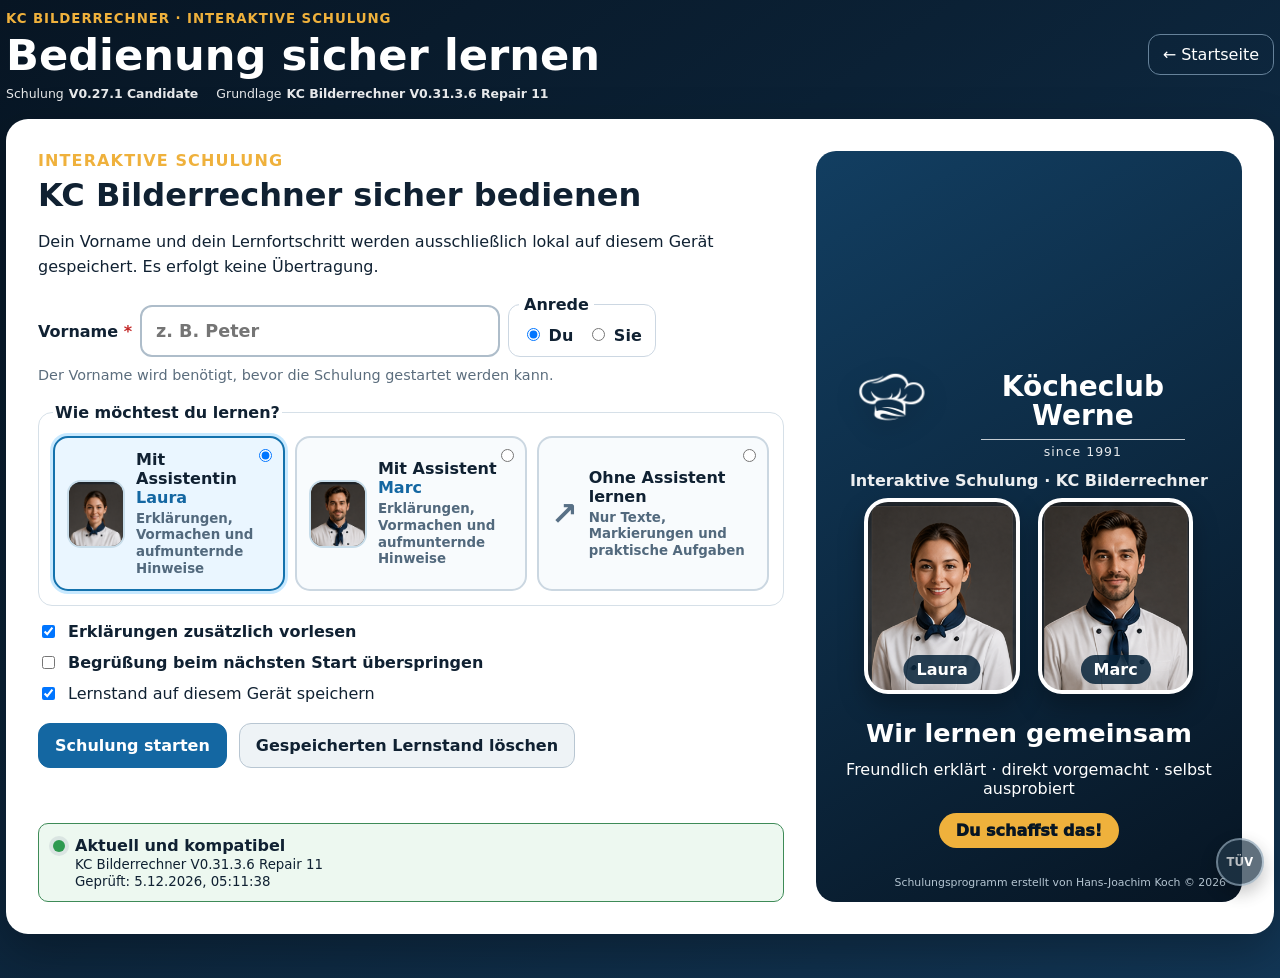
<file: training-video/index.html>
<!doctype html>
<html lang="de">
<head>
  <meta charset="utf-8">
  <meta name="viewport" content="width=device-width,initial-scale=1">
  <meta name="theme-color" content="#10243a">
  <title>KC Bilderrechner – Interaktive Schulung V0.27.1</title>
  <link rel="stylesheet" href="styles.css">
  <link rel="stylesheet" href="training-playback-core.css">
</head>
<body>
<main class="app-shell">
  <header class="topbar">
    <div><small>KC BILDERRECHNER · INTERAKTIVE SCHULUNG</small><h1>Bedienung sicher lernen</h1><div class="version-line"><span>Schulung <b data-training-version>V0.27.1 Candidate</b></span><span>Grundlage <b data-product-version>KC Bilderrechner V0.31.3.6 Repair 11</b></span></div></div>
    <a class="backlink" href="../index.html">← Startseite</a>
  </header>

  <section id="welcome" class="panel welcome-panel">
    <div class="welcome-copy">
      <span class="eyebrow">Interaktive Schulung</span>
      <h2>KC Bilderrechner sicher bedienen</h2>
      <p id="privacyIntro">Dein Vorname und dein Lernfortschritt werden ausschließlich lokal auf diesem Gerät gespeichert. Es erfolgt keine Übertragung.</p>
      <div class="identity-row" id="identityRow">
        <label class="name-field"><span>Vorname <span class="required">*</span></span>
          <input id="firstName" maxlength="40" autocomplete="given-name" placeholder="z. B. Peter" aria-describedby="nameRequiredHint">
        </label>
        <fieldset class="address-choice"><legend>Anrede</legend><label><input type="radio" name="addressMode" value="du" checked> Du</label><label><input type="radio" name="addressMode" value="sie"> Sie</label></fieldset>
      </div>
      <p id="nameRequiredHint" class="name-required-hint">Der Vorname wird benötigt, bevor die Schulung gestartet werden kann.</p>
      <fieldset class="assistant-start-choice">
        <legend id="learningModeLegend">Wie möchtest du lernen?</legend>
        <label class="assistant-mode-card selected" data-assistant-mode="female">
          <input type="radio" name="assistantMode" value="female" checked>
          <span class="mini-coach-image female"><img src="../avatar-core/assets/chef/chef_female_neutral_armless_v0257.png" alt=""></span><span><strong>Mit Assistentin <b>Laura</b></strong><small>Erklärungen, Vormachen und aufmunternde Hinweise</small></span>
        </label>
        <label class="assistant-mode-card" data-assistant-mode="male">
          <input type="radio" name="assistantMode" value="male">
          <span class="mini-coach-image male"><img src="../avatar-core/assets/chef/chef_male_neutral_armless_v0257.png" alt=""></span><span><strong>Mit Assistent <b>Marc</b></strong><small>Erklärungen, Vormachen und aufmunternde Hinweise</small></span>
        </label>
        <label class="assistant-mode-card without" data-assistant-mode="none">
          <input type="radio" name="assistantMode" value="none">
          <span class="without-icon" aria-hidden="true">↗</span>
          <span><strong>Ohne Assistent lernen</strong><small>Nur Texte, Markierungen und praktische Aufgaben</small></span>
        </label>
      </fieldset>
      <label class="sound-start-choice"><input id="startSound" type="checkbox" checked> Erklärungen zusätzlich vorlesen</label>
      <label class="sound-start-choice"><input id="skipGreeting" type="checkbox"> Begrüßung beim nächsten Start überspringen</label>
      <label class="consent"><input id="saveConsent" type="checkbox" checked> Lernstand auf diesem Gerät speichern</label>
      <div class="welcome-actions"><button id="startTraining" class="primary">Schulung starten</button><button id="resetProgress" class="ghost">Gespeicherten Lernstand löschen</button></div>
      <p id="welcomeMessage" class="status" aria-live="polite"></p>
      <div id="versionSyncStatus" class="version-sync-status checking"><span class="version-dot"></span><div><strong>Versionsabgleich läuft …</strong><small>Schulung und Originaloberfläche werden geprüft.</small></div></div>
    </div>
    <div class="welcome-visual">
      <div class="welcome-branding">
        <img class="club-logo" src="Koecheclub_Logo.webp" alt="Köcheclub Werne Logo">
        <div class="club-wordmark"><strong>Köcheclub Werne</strong><span class="brand-rule" aria-hidden="true"></span><small>since 1991</small></div>
      </div>
      <span class="welcome-subtitle">Interaktive Schulung · KC Bilderrechner</span>
      <div class="welcome-coach-pair" aria-label="Zwei freundliche Assistenten">
        <div class="welcome-coach-card female"><img src="../avatar-core/assets/chef/chef_female_neutral_armless_v0257.png" alt="Lachende Assistent-Assistentin"><span>Laura</span></div>
        <div class="welcome-coach-card male"><img src="../avatar-core/assets/chef/chef_male_neutral_armless_v0257.png" alt="Lachender Assistent-Assistent"><span>Marc</span></div>
      </div>
      <strong>Wir lernen gemeinsam</strong>
      <span>Freundlich erklärt · direkt vorgemacht · selbst ausprobiert</span>
      <div id="encouragement" class="encouragement">Du schaffst das!</div>
      <small class="creator-credit">Schulungsprogramm erstellt von Hans-Joachim Koch © 2026</small>
    </div>
  </section>

  <section id="dashboard" class="panel hidden">
    <div class="learner-line"><div><span class="eyebrow">Dein Lernpfad</span><h2 id="greeting">Willkommen</h2></div><div class="score-pill"><span id="overallScore">0</span>% bestanden</div></div>
    <div class="module-grid">
      <button class="module-card" data-module="quick"><span>1</span><div><strong>Grundlagen und Verkauf</strong><small>6 Kapitel: Oberfläche, Artikel, Mengen, Löschen und Zahlung</small></div><b id="quickState">Starten</b></button>
      <button class="module-card" data-module="advanced"><span>2</span><div><strong>Sonderfunktionen und Artikelintelligenz</strong><small>10 Kapitel: Trinkgeld, Konto, Personal, Pfand, Infos, Varianten, Favoriten, Pool, Happy Hour und Reklamation</small></div><b id="advancedState">Starten</b></button>
      <button class="module-card" data-module="practice"><span>3</span><div><strong>Interaktive Praxisprüfung</strong><small>Aufgaben selbst erledigen und direkt prüfen lassen</small></div><b id="practiceState">Starten</b></button>
    </div>
    <div class="dashboard-actions"><button id="continueBtn" class="primary">Weiterlernen</button><button id="certificateBtn" disabled>Teilnahmezertifikat</button><button id="feedbackBtn" class="hidden">Schulung bewerten</button><button id="changeProfile" class="ghost">Name/Stimme ändern</button></div>
  </section>

  <section id="lesson" class="panel lesson-panel hidden">
    <div class="training-progress-header">
      <div class="progress-copy"><strong id="lessonPercent">0 %</strong><span id="lessonRemaining">Noch 0 Inhalte</span></div>
      <div class="progress-track" aria-label="Gesamtfortschritt"><span id="lessonTopProgress"></span></div>
    </div>
    <div class="lesson-head"><div><span id="lessonModule" class="eyebrow"></span><h2 id="lessonTitle"></h2></div>
      <div class="lesson-options" aria-label="Schulungseinstellungen">
        <label><input id="assistantToggle" type="checkbox" checked> Assistent ein</label>
        <label><input id="soundToggle" type="checkbox" checked> Ton ein</label>
        <button id="exitLesson" class="ghost">Übersicht</button>
      </div></div>
    <div id="lessonStepTrack" class="lesson-step-track" aria-label="Lektionsfortschritt"></div>
    <div class="lesson-stage coach-dock-layout">
      <div class="lesson-workspace">
        <div class="workspace-label">
          <span>Live-Oberfläche des KC Bilderrechners</span>
          <small>Die Schulung öffnet und markiert die passenden Bereiche direkt in der Originaloberfläche.</small>
        </div>
        <div id="lessonVisual" class="lesson-visual original-pos-frame scrollable-pos">
          <iframe id="lessonPosFrame" scrolling="yes" title="Originaler KC Bilderrechner" src="../pos/index.html?training=1&embeddedTraining=1&ui=0.31.3.6-r11"></iframe>
        </div>
      </div>

      <aside id="lessonGuide" class="coach-dock" aria-label="Assistent und Schrittanleitung">
        <div class="coach-dock-head">
          <div id="coachPortraitWrap" class="coach-portrait-wrap">
            <img id="coachGuideImage" src="../avatar-core/assets/chef/chef_female_neutral_armless_v0257.png" alt="Assistent">
            <span class="coach-status-dot" aria-hidden="true"></span>
          </div>
          <div class="coach-title-block">
            <div id="stepCounter" class="step-counter"></div><div id="currentAction" class="current-action">Vorbereitung</div>
            <strong id="coachGuideTitle">Dein Assistent</strong>
            <span id="coachModeLabel" class="coach-mode-label">Geführte Schulung</span>
          </div>
          <button id="collapseCoach" class="coach-collapse" type="button" title="Coachbereich einklappen" aria-label="Coachbereich einklappen">›</button>
        </div>

        <div class="coach-dock-body">
          <p id="coachGuideText" class="coach-main-text"></p>
          <div id="lessonTip" class="tip extra-tip-card"><span class="tip-icon" aria-hidden="true">💡</span><div><strong id="tipLabel">Extra-Tipp</strong><p id="tipText"></p></div></div>
        </div>

        <div class="coach-dock-progress">
          <div class="progress"><span id="lessonProgress"></span></div>
        </div>

        <div class="coach-dock-actions" aria-label="Schulungssteuerung">
          <button id="lessonBack">◀ Zurück</button>
          <button id="speakBtn">🔊 Vorlesen</button>
          <button id="repeatDemo" type="button">↻ Noch einmal zeigen</button>
          <button id="lessonNext" class="primary">Weiter ▶</button>
        </div>
      </aside>
    </div>
  </section>

  <section id="practice" class="panel hidden">
    <div class="training-progress-header">
      <div class="progress-copy"><strong id="practicePercent">0 %</strong><span id="practiceRemaining">Noch 0 Aufgaben</span></div>
      <div class="progress-track" aria-label="Prüfungsfortschritt"><span id="practiceTopProgress"></span></div>
    </div>
    <div class="lesson-head"><div><span class="eyebrow">Interaktive Praxisprüfung</span><h2 id="taskTitle">Aufgabe</h2></div>
      <div class="lesson-options" aria-label="Schulungseinstellungen">
        <label><input id="practiceAssistantToggle" type="checkbox" checked> Assistent ein</label>
        <label><input id="practiceSoundToggle" type="checkbox" checked> Ton ein</label>
        <button id="exitPractice" class="ghost">Übersicht</button>
      </div></div>
    <div class="practice-command-bar" aria-label="Steuerung der Praxisaufgabe">
      <div id="feedback" class="feedback" aria-live="assertive">Führe die Aufgabe aus und wähle anschließend „Aufgabe prüfen“.</div>
      <div class="controls"><button id="taskBack">◀ Zurück</button><button id="taskReset">Aufgabe zurücksetzen</button><button id="checkTask" class="primary">✓ Aufgabe prüfen</button><button id="nextTask" disabled>Nächste Aufgabe ▶</button></div>
    </div>
    <div class="practice-layout">
      <aside class="task-card">
        <div class="practice-coach"><img id="practiceCoachImage" src="../avatar-core/assets/chef/chef_female_neutral_armless_v0257.png" alt="Assistent"><div><strong id="practiceCoachName">Laura begleitet dich</strong><small id="practiceCoachText">Lies die Aufgabe und führe sie anschließend in der Kasse aus.</small></div></div>
        <div class="task-number" id="taskNumber">1</div><p id="taskText"></p><div id="taskHint" class="tip"></div><button id="practiceSpeak" type="button">🔊 Hinweis vorlesen</button><div class="task-score"><span>Versuche</span><strong id="attempts">0</strong></div>
      </aside>
      <div class="simulator original-pos-frame scrollable-pos" id="simulator"><iframe id="practicePosFrame" scrolling="yes" title="Originaler KC Bilderrechner – Praxis" src="../pos/index.html?training=1&embeddedTraining=1&ui=0.31.3.6-r11"></iframe></div>
    </div>
  </section>

  <section id="certificate" class="panel hidden certificate-panel">
    <div id="certificatePaper" class="certificate-paper"><div class="cert-seal">✓</div><span>Köcheclub Werne</span><h2>Schulungszertifikat</h2><p>Hiermit wird bestätigt, dass</p><h3 id="certName"></h3><p>mit Erfolg an der interaktiven Schulung zum</p><h3 class="cert-product">KC Bilderrechner</h3><p>teilgenommen und die praktische Schulung abgeschlossen hat.</p><div class="cert-content"><strong>Schulungsinhalte</strong><span>Bedienung der Benutzeroberfläche · Verkaufsvorgänge und Warenkorbverwaltung · Zahlungsabwicklung · Sonderfunktionen · Praktische Übungen</span></div><p id="certDate"></p><p class="cert-version">Schulung <b data-training-version>V0.27.1 Candidate</b> · Grundlage <b data-product-version>KC Bilderrechner V0.31.3.6 Repair 11</b></p><div class="cert-signatures"><div><span class="signature-placeholder">Unterschrift folgt</span><strong>Clubsprecher</strong></div><div><span class="signature-placeholder">Unterschrift folgt</span><strong>Schulungsleiter</strong></div></div></div>
    <div class="controls"><button id="printCertificate" class="primary">Zertifikat drucken / als PDF speichern</button><button id="downloadCertificate">Zertifikat als HTML speichern</button><button id="openBonus" class="primary">Bonusgeschichten öffnen</button><button id="closeCertificate">Zur Übersicht</button></div>
  </section>


  <section id="bonus" class="panel hidden bonus-panel">
    <div class="bonus-head"><span class="eyebrow">Freiwilliger Bonus nach der Schulung</span><h2 id="bonusTitle">Lerne Marc und Laura kennen</h2><p class="fiction-note"><strong>Hinweis:</strong> Marc und Laura sind fiktive Schulungsbegleiter. Ihre Geschichten stehen stellvertretend für Gastfreundschaft, Teamgeist, Respekt und soziales Engagement.</p></div>
    <div class="bonus-choice" id="bonusChoice">
      <article><img src="../avatar-core/assets/chef/chef_male_neutral_armless_v0257.png" alt="Marc"><h3>Marc</h3><p>Mein Weg in die Gastronomie</p><button class="primary" data-story="marc">Marcs Geschichte</button></article>
      <article><img src="../avatar-core/assets/chef/chef_female_neutral_armless_v0257.png" alt="Laura"><h3>Laura</h3><p>Warum ich Köchin geworden bin</p><button class="primary" data-story="laura">Lauras Geschichte</button></article>
    </div>
    <article id="storyViewer" class="story-viewer hidden"><div class="story-person"><img id="storyImage" alt=""><div class="story-heading"><span class="eyebrow">Fiktive Bonusgeschichte</span><h3 id="storyTitle"></h3><p id="storyIntro" class="story-intro"></p><div class="story-actions story-header-actions"><button id="storyRead" class="primary">🔊 Geschichte vorlesen</button><button id="storyPause">⏸ Pause</button><button id="storyBack">Andere Geschichte</button></div></div></div><div id="storyText" class="story-text"></div></article>
    <div class="controls"><button id="bonusSkip">Geschichten überspringen</button><button id="bonusFeedback" class="primary">Weiter zum Feedback</button></div>
  </section>

  <section id="trainingTuv" class="panel hidden tuv-panel">
    <div class="survey-head"><div><span class="eyebrow">Integrierter Schulungs-TÜV</span><h2>Technik- und Qualitätsprüfung</h2><p>Der Prüflauf kontrolliert technische Funktionen, Ablauf, Sprache, Bedienbarkeit und die vollständige Abschlusskette.</p></div><div id="tuvOverall" class="survey-badge">Noch nicht geprüft</div></div>
    <div id="tuvResults" class="tuv-results"></div>
    <div class="controls"><button id="runTuv" class="primary">Prüfung erneut starten</button><button id="downloadTuv">TÜV-Bericht exportieren</button><button id="closeTuv">Zur Übersicht</button></div>
  </section>

  <section id="survey" class="panel hidden survey-panel">
    <div class="survey-head">
      <div><span class="eyebrow">Nach erfolgreicher Teilnahme</span><h2 id="surveyTitle">Dein Feedback zur Schulung</h2><p id="surveyIntro">Mit deiner Rückmeldung können Schulungsinhalte, Sprache und Bedienführung gezielt verbessert werden.</p></div>
      <div class="survey-badge">1 = trifft nicht zu<br><strong>10 = trifft vollständig zu</strong></div>
    </div>
    <form id="feedbackForm">
      <div id="surveyQuestions" class="survey-questions"></div>

      <fieldset class="survey-fieldset">
        <legend id="surveyHelpfulLegend">Was hat dir besonders geholfen? <small>Mehrfachauswahl möglich</small></legend>
        <div class="choice-grid">
          <label><input type="checkbox" name="helpful" value="live_demo"> Bewegte Live-Abläufe</label>
          <label><input type="checkbox" name="helpful" value="voice"> Gesprochene Erklärungen</label>
          <label><input type="checkbox" name="helpful" value="avatar"> Persönlicher Assistent</label>
          <label><input type="checkbox" name="helpful" value="practice"> Selbstständige Übungen</label>
          <label><input type="checkbox" name="helpful" value="repeat"> Wiederholungsmöglichkeit</label>
          <label><input type="checkbox" name="helpful" value="original_ui"> Originaloberfläche</label>
        </div>
      </fieldset>

      <fieldset class="survey-fieldset">
        <legend>Wo sollte die Schulung verbessert werden? <small>Mehrfachauswahl möglich</small></legend>
        <div class="choice-grid">
          <label><input type="checkbox" name="improve" value="speech"> Sprache/Stimme</label>
          <label><input type="checkbox" name="improve" value="speed"> Tempo</label>
          <label><input type="checkbox" name="improve" value="explanations"> Verständlichkeit</label>
          <label><input type="checkbox" name="improve" value="demonstrations"> Vorführungen</label>
          <label><input type="checkbox" name="improve" value="practice"> Übungen/Prüfung</label>
          <label><input type="checkbox" name="improve" value="navigation"> Bedienung der Schulung</label>
        </div>
      </fieldset>

      <div class="survey-text-grid">
        <label><span id="surveyPositiveLabel">Was hat dir besonders gut gefallen?</span>
          <textarea id="feedbackPositive" maxlength="1000" rows="4" placeholder="Deine Rückmeldung …"></textarea>
        </label>
        <label>Was sollen wir noch verbessern?
          <textarea id="feedbackImproveText" maxlength="1000" rows="4" placeholder="Deine Verbesserungsidee …"></textarea>
        </label>
      </div>

      <fieldset class="survey-fieldset">
        <legend id="surveyStoriesLegend">Wie haben dir die Bonusgeschichten gefallen?</legend>
        <div class="choice-grid">
          <label><input type="radio" name="stories_seen" value="both"> Beide angesehen</label>
          <label><input type="radio" name="stories_seen" value="marc"> Nur Marc angesehen</label>
          <label><input type="radio" name="stories_seen" value="laura"> Nur Laura angesehen</label>
          <label><input type="radio" name="stories_seen" value="none" checked> Nicht angesehen</label>
        </div>
        <div class="survey-question"><label for="rating_stories">Waren die Geschichten warmherzig, passend und haben sie die Werte des Köcheclubs gut vermittelt?</label><div class="survey-scale"><input id="rating_stories" name="rating_stories" type="range" min="1" max="10" step="1" value="8" data-rating="stories"><output class="survey-value" for="rating_stories">8</output></div></div>
      </fieldset>

      <fieldset class="survey-fieldset recommend-fieldset">
        <legend id="surveyRecommendLegend">Würdest du diese Schulung anderen Bedienern empfehlen?</legend>
        <div class="recommend-options">
          <label><input type="radio" name="recommend" value="yes" required> Ja</label>
          <label><input type="radio" name="recommend" value="maybe"> Vielleicht</label>
          <label><input type="radio" name="recommend" value="no"> Nein</label>
        </div>
      </fieldset>

      <label class="consent"><input id="feedbackNameConsent" type="checkbox"> Meinen Vornamen in der Auswertung mitspeichern. Ohne Häkchen wird die Rückmeldung anonym gespeichert.</label>
      <p id="surveyStatus" class="status" aria-live="polite"></p>
      <div class="survey-actions">
        <button type="button" id="cancelFeedback">Zur Übersicht</button>
        <button type="submit" class="primary">Feedback verbindlich absenden</button>
      </div>
    </form>

    <div id="feedbackComplete" class="feedback-complete hidden">
      <div class="cert-seal">✓</div><h3 id="feedbackThanksTitle">Vielen Dank für dein Feedback!</h3>
      <p id="feedbackSavedText">Vielen Dank. Deine Rückmeldung wurde sicher auf diesem Gerät gespeichert.</p>
      <div class="controls"><button id="finishFeedback" class="primary">Zur Übersicht</button></div>
      <div hidden aria-hidden="true"><button id="exportFeedbackJson" type="button">JSON</button><button id="exportFeedbackCsv" type="button">CSV</button></div>
    </div>
  </section>
</main>
<button id="trainingTuvBtn" class="tuv-floating" type="button" title="Schulungs-TÜV und Diagnose">TÜV</button>
<script src="../avatar-core/avatar-core.js"></script>
<script src="version-sync-core.js"></script>
<script src="training-playback-core.js"></script>
<script src="app.js"></script>
</body>
</html>
</file>
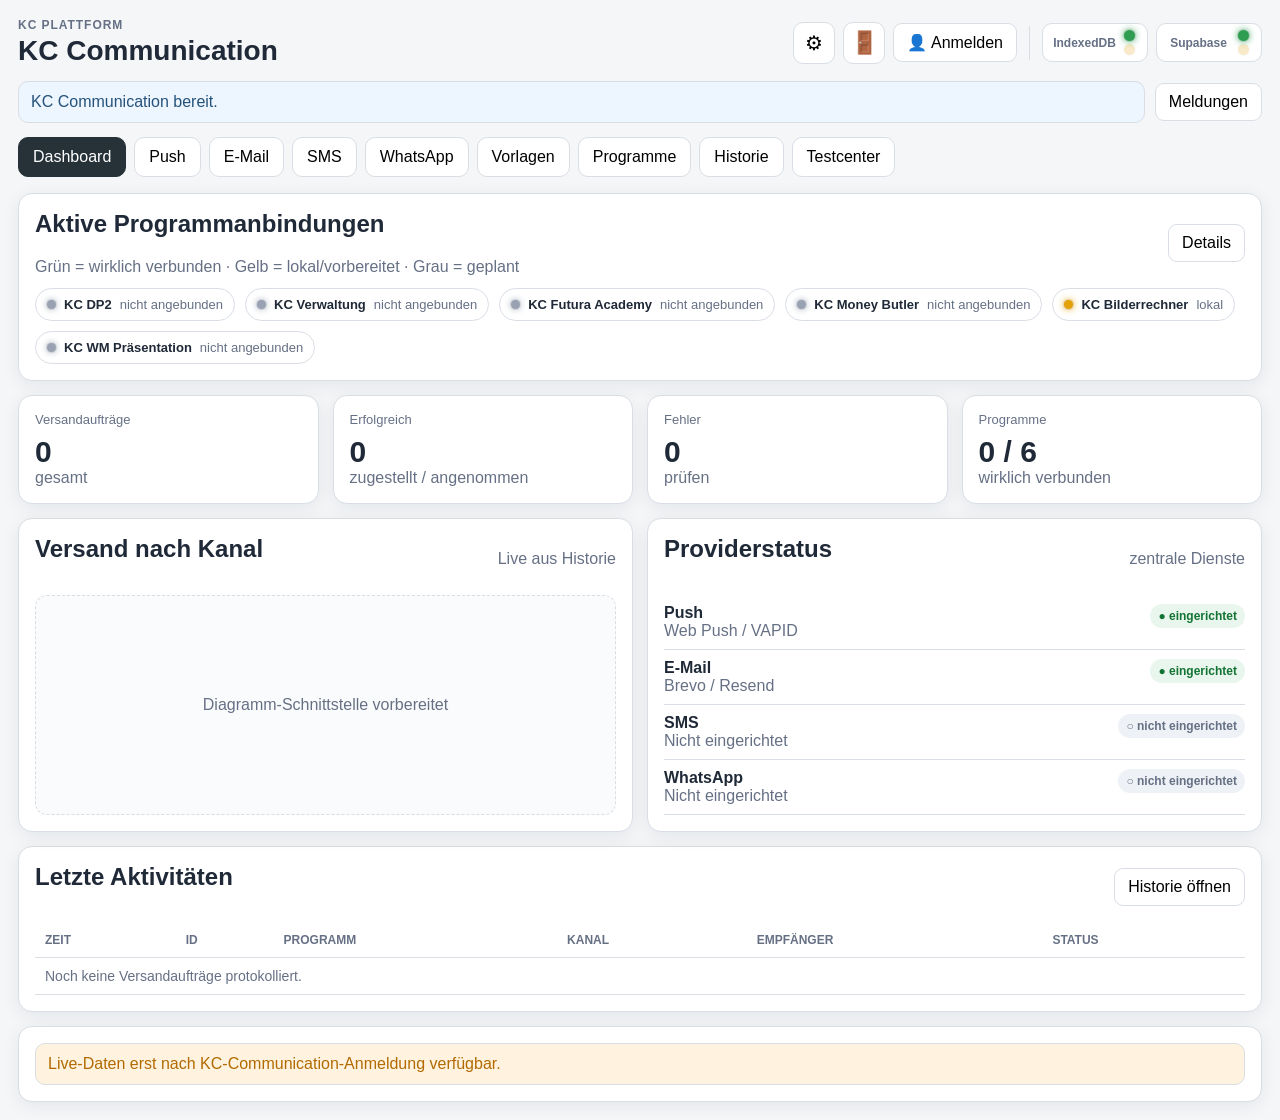
<file: kc-platform/communication/index.html>
<!doctype html>
<html lang="de">
<head>
  <meta charset="utf-8">
  <meta name="viewport" content="width=device-width,initial-scale=1">
  <title>KC Communication 1.0</title>
  <link rel="stylesheet" href="./kc-communication.css">
</head>
<body>
  <div class="app-shell">
    <header class="topbar">
      <div>
        <div class="eyebrow">KC Plattform</div>
        <h1>KC Communication</h1>
      </div>
      <div class="topbar-tools" aria-label="Programmstatus und Aktionen">
        <button id="settingsBtn" class="icon-btn" type="button" title="Programmeinstellungen" aria-label="Programmeinstellungen">⚙</button>
        <button id="exitBtn" class="icon-btn exit" type="button" title="KC Communication verlassen" aria-label="KC Communication verlassen">🚪</button>
        <span class="tool-separator" aria-hidden="true"></span>
        <button class="connection-led-group" type="button" data-connection="indexeddb" aria-label="IndexedDB Status öffnen" title="IndexedDB Status">
          <span class="connection-label">IndexedDB</span>
          <span id="indexedDbStatusLed" class="led green" aria-label="Verbindung bereit"></span>
          <span id="indexedDbTrafficLed" class="led yellow dim" aria-label="Kein Datenverkehr"></span>
        </button>
        <button class="connection-led-group" type="button" data-connection="supabase" aria-label="Supabase Status öffnen" title="Supabase Status">
          <span class="connection-label">Supabase</span>
          <span id="supabaseStatusLed" class="led green" aria-label="Verbindung bereit"></span>
          <span id="supabaseTrafficLed" class="led yellow dim" aria-label="Kein Datenverkehr"></span>
        </button>
      </div>
    </header>

    <div class="message-row">
      <div id="notificationBar" class="notification-bar info" role="status">KC Communication bereit.</div>
      <button id="messageHistoryBtn" class="btn" type="button" title="Vorige Meldung; gedrückt halten für Historie">Meldungen</button>
    </div>

    <nav class="tabs" aria-label="Kommunikationsbereiche">
      <button class="tab active" data-tab="dashboard">Dashboard</button>
      <button class="tab" data-tab="push">Push</button>
      <button class="tab" data-tab="email">E-Mail</button>
      <button class="tab" data-tab="sms">SMS</button>
      <button class="tab" data-tab="whatsapp">WhatsApp</button>
      <button class="tab" data-tab="templates">Vorlagen</button>
      <button class="tab" data-tab="programs">Programme</button>
      <button class="tab" data-tab="history">Historie</button>
      <button class="tab" data-tab="testcenter">Testcenter</button>
    </nav>

    <main id="content"></main>
  </div>

  <dialog id="messageHistoryDialog" class="message-history-dialog">
    <div class="section-title"><h2>Meldungshistorie</h2><button class="btn" onclick="this.closest('dialog').close()">Schließen</button></div>
    <ul id="messageHistoryList" class="message-history-list"></ul>
  </dialog>

  <dialog id="settingsDialog" class="kc-dialog">
    <div class="section-title"><div><h2>Programmeinstellungen</h2><div class="muted">KC Communication</div></div><button class="btn" type="button" data-close-dialog>Schließen</button></div>
    <div class="form-grid">
      <div class="field"><label>Ruhezeit von</label><input value="22:00" type="time"></div>
      <div class="field"><label>Ruhezeit bis</label><input value="07:00" type="time"></div>
      <div class="field"><label>Protokoll-Warnschwelle Requests</label><input value="5000" type="number"></div>
      <div class="field"><label>Protokoll-Hartgrenze Requests</label><input value="10000" type="number"></div>
      <div class="field full"><label><input type="checkbox" checked> Vor Löschung alter Protokolle immer Sicherheitsabfrage anzeigen</label></div>
    </div>
    <div class="dialog-actions"><button class="btn" type="button" data-close-dialog>Abbrechen</button><button class="btn primary" id="saveSettingsBtn" type="button">Speichern</button></div>
  </dialog>

  <dialog id="connectionDialog" class="kc-dialog">
    <div class="section-title"><div><h2 id="connectionDialogTitle">Verbindungsstatus</h2><div id="connectionDialogSubtitle" class="muted"></div></div><button class="btn" type="button" data-close-dialog>Schließen</button></div>
    <div id="connectionDialogBody"></div>
    <div class="dialog-actions"><button class="btn" type="button" data-close-dialog>Schließen</button><button class="btn primary" id="connectionTestBtn" type="button">Verbindung testen</button></div>
  </dialog>

  <dialog id="exitDialog" class="kc-dialog small-dialog">
    <div class="section-title"><h2>KC Communication verlassen?</h2></div>
    <p>Offene Eingaben können verloren gehen. Möchten Sie das Programm wirklich verlassen?</p>
    <div class="dialog-actions"><button class="btn" type="button" data-close-dialog>Nein, hier bleiben</button><button class="btn danger solid" id="confirmExitBtn" type="button">Ja, verlassen</button></div>
  </dialog>

  <script src="../../cores/message-core/message-core.js"></script>
  <script src="./message-catalog-v1.js"></script>
  <script>window.KCMessageCore?.init();</script>
  <script src="./kc-communication.js"></script>
  <script src="./kc-communication-auth.js"></script>
  <script src="./kc-communication-live-data.js"></script>
  <script src="./push-device-registration-v2.js"></script>
  <script src="./email-test-ui.js"></script>
</body>
</html>
</file>
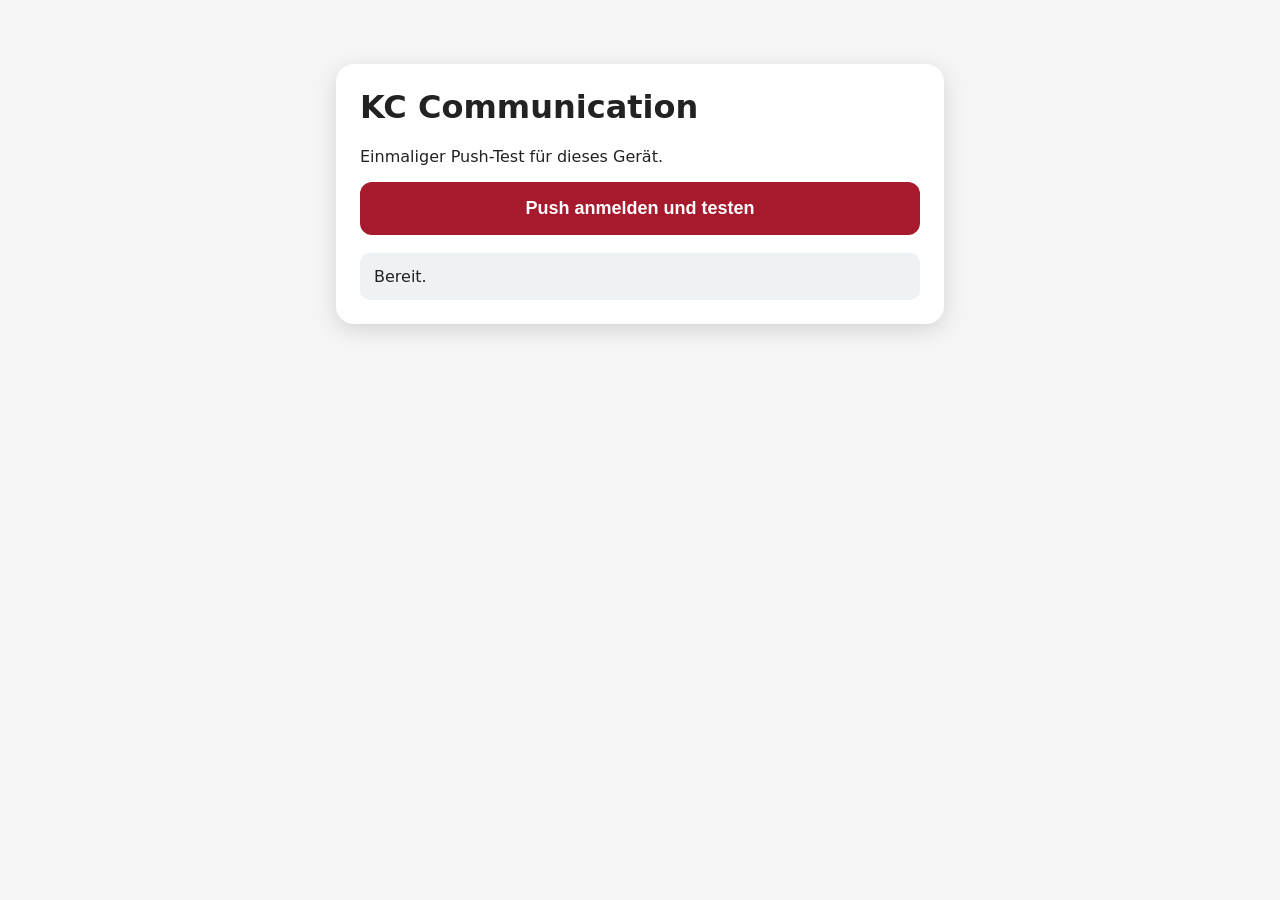
<file: kc-platform/communication/push-test/index.html>
<!doctype html><html lang="de"><head><meta charset="utf-8"><meta name="viewport" content="width=device-width,initial-scale=1"><title>KC Communication Push-Test</title><style>body{font-family:system-ui;background:#f5f5f5;margin:0;padding:24px;color:#222}.card{max-width:560px;margin:40px auto;background:#fff;border-radius:18px;padding:24px;box-shadow:0 6px 22px #0002}h1{margin-top:0}.btn{width:100%;padding:16px;border:0;border-radius:12px;background:#a7192d;color:white;font-size:18px;font-weight:700}.msg{margin-top:18px;padding:14px;border-radius:10px;background:#eef2f5}.ok{background:#e6f5ea}.err{background:#fdeaea}</style></head><body><div class="card"><h1>KC Communication</h1><p>Einmaliger Push-Test für dieses Gerät.</p><button class="btn" id="go">Push anmelden und testen</button><div id="m" class="msg">Bereit.</div></div><script>const q=new URLSearchParams(location.search),token=q.get('t')||'',API='https://ptblnpiroqftcvlsrhac.supabase.co/functions/v1/kc-communication-push-test-register';const m=document.getElementById('m'),go=document.getElementById('go');function b64(s){const p='='.repeat((4-s.length%4)%4),r=atob((s+p).replace(/-/g,'+').replace(/_/g,'/'));return Uint8Array.from([...r].map(c=>c.charCodeAt(0)))}go.onclick=async()=>{go.disabled=true;try{if(!token)throw Error('Testlink unvollständig.');if(!('serviceWorker'in navigator)||!('PushManager'in window)||!('Notification'in window))throw Error('Web Push wird auf diesem Browser nicht unterstützt.');let p=Notification.permission==='granted'?'granted':await Notification.requestPermission();if(p!=='granted')throw Error('Benachrichtigungen wurden nicht erlaubt.');m.textContent='Gerät wird registriert…';const reg=await navigator.serviceWorker.register('./sw.js',{scope:'./'});await navigator.serviceWorker.ready;const c=await fetch(API+'?config=1&t='+encodeURIComponent(token),{cache:'no-store'}).then(r=>r.json());if(!c.ok)throw Error(c.error||'Konfiguration fehlt');let sub=await reg.pushManager.getSubscription();if(sub){try{await sub.unsubscribe()}catch{}}sub=await reg.pushManager.subscribe({userVisibleOnly:true,applicationServerKey:b64(c.vapidPublicKey)});const r=await fetch(API+'?t='+encodeURIComponent(token),{method:'POST',headers:{'Content-Type':'application/json'},body:JSON.stringify({subscription:sub.toJSON(),userAgent:navigator.userAgent})});const j=await r.json();if(!r.ok||!j.ok)throw Error(j.error||'Push-Test fehlgeschlagen');m.className='msg ok';m.textContent='✓ Gerät registriert. Test-Push wurde gesendet.'}catch(e){m.className='msg err';m.textContent='Fehler: '+e.message;go.disabled=false}};</script></body></html>
</file>
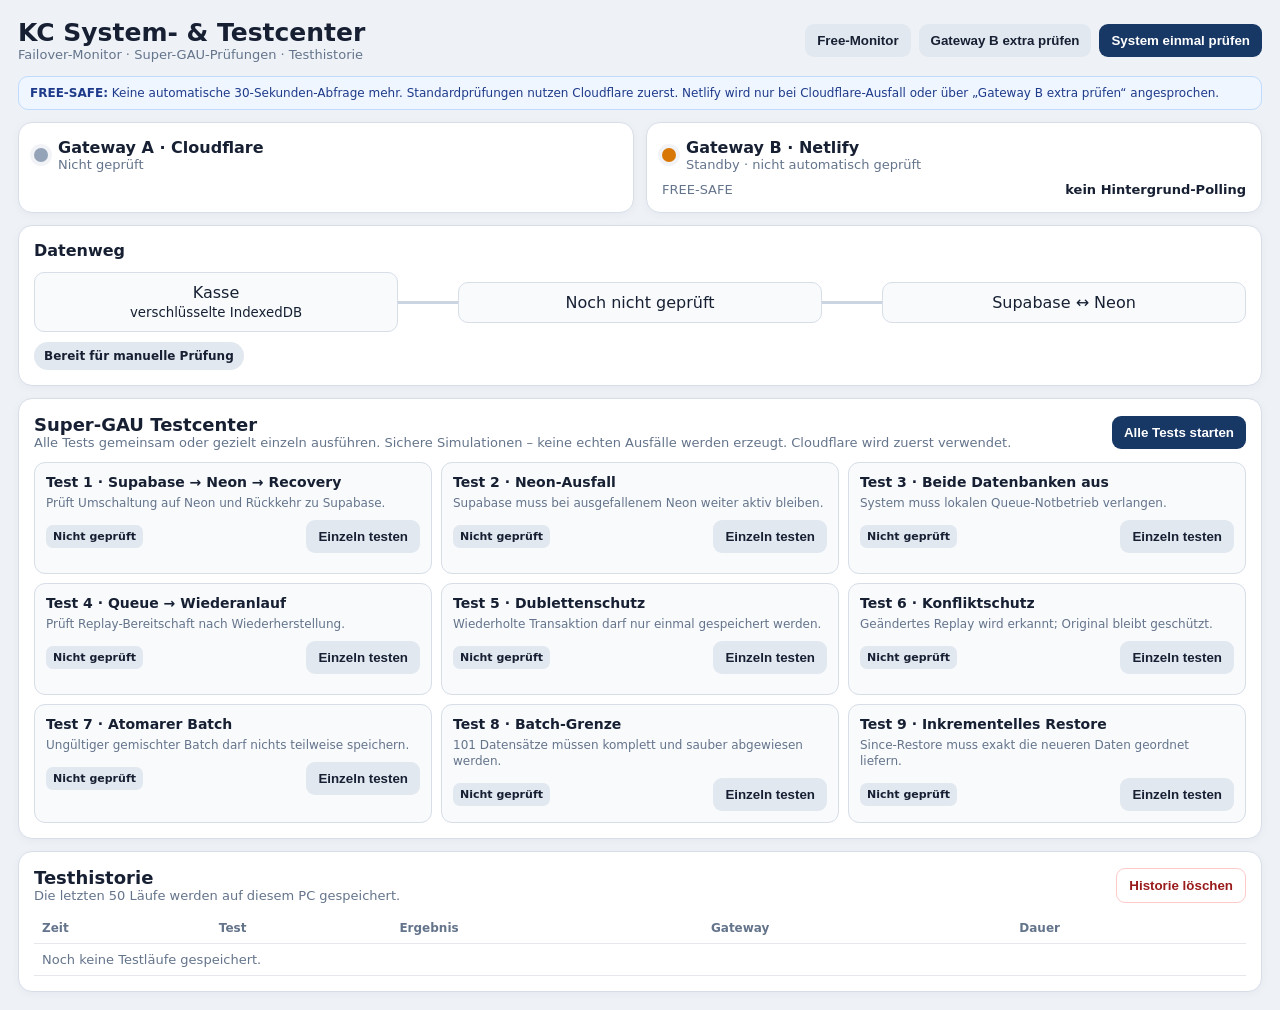
<file: pc-manager/failover-monitor.html>
<!doctype html>
<html lang="de"><head><meta charset="utf-8"><meta name="viewport" content="width=device-width,initial-scale=1"><title>KC System- & Testcenter</title>
<style>
:root{font-family:system-ui,-apple-system,Segoe UI,sans-serif;color:#172033;background:#eef2f7}*{box-sizing:border-box}body{margin:0;padding:18px}.wrap{max-width:1280px;margin:auto}.head{display:flex;justify-content:space-between;gap:16px;align-items:center;margin-bottom:14px}.head h1{margin:0;font-size:25px}.muted{color:#64748b;font-size:13px}.grid{display:grid;grid-template-columns:repeat(2,minmax(0,1fr));gap:12px}.card{background:#fff;border:1px solid #d7dee8;border-radius:14px;padding:15px;box-shadow:0 2px 10px #10213a0a}.wide{grid-column:1/-1}.status{display:flex;align-items:center;gap:10px}.lamp{width:14px;height:14px;border-radius:50%;background:#94a3b8;box-shadow:0 0 0 4px #94a3b822}.ok .lamp{background:#16a34a;box-shadow:0 0 0 4px #16a34a22}.warn .lamp{background:#d97706}.bad .lamp{background:#dc2626}.meta{display:grid;grid-template-columns:1fr auto;gap:6px;margin-top:10px;font-size:13px}.meta span:nth-child(odd){color:#64748b}.summary,.toolbar{display:flex;gap:8px;flex-wrap:wrap;align-items:center}.pill{padding:7px 10px;border-radius:999px;background:#e2e8f0;font-size:12px;font-weight:650}.pill.ok{background:#dcfce7;color:#166534}.pill.warn{background:#fef3c7;color:#92400e}.pill.bad{background:#fee2e2;color:#991b1b}button{border:0;border-radius:9px;padding:9px 12px;font-weight:700;cursor:pointer;background:#e2e8f0;color:#172033}button.primary{background:#173765;color:#fff}button.danger{background:#fff;border:1px solid #fecaca;color:#991b1b}button:disabled{opacity:.55;cursor:wait}.tests{display:grid;grid-template-columns:repeat(3,minmax(0,1fr));gap:9px;margin-top:12px}.test{border:1px solid #d7dee8;border-radius:11px;padding:11px;background:#f8fafc;min-height:112px}.test h3{font-size:14px;margin:0 0 5px}.test p{font-size:12px;color:#64748b;margin:0 0 9px;line-height:1.35}.testfoot{display:flex;justify-content:space-between;align-items:center;gap:7px}.badge{font-size:11px;font-weight:800;padding:5px 7px;border-radius:7px;background:#e2e8f0}.badge.pass{background:#dcfce7;color:#166534}.badge.fail{background:#fee2e2;color:#991b1b}.badge.run{background:#fef3c7;color:#92400e}.history{width:100%;border-collapse:collapse;margin-top:10px;font-size:12px}.history th,.history td{text-align:left;padding:8px;border-bottom:1px solid #e5e7eb}.history th{color:#64748b}.flow{display:grid;grid-template-columns:1fr 60px 1fr 60px 1fr;align-items:center;text-align:center;margin-top:12px}.node{padding:10px;border:1px solid #d7dee8;border-radius:10px;background:#f8fafc}.line{height:3px;background:#cbd5e1}.line.active{background:#16a34a}.sectiontitle{display:flex;justify-content:space-between;gap:12px;align-items:center}.sectiontitle h2{font-size:18px;margin:0}.resultbox{margin-top:10px;padding:10px;border-radius:9px;background:#f8fafc;font-size:12px;white-space:pre-wrap;display:none}.notice{margin:0 0 12px;padding:9px 11px;border:1px solid #bfdbfe;border-radius:10px;background:#eff6ff;font-size:12px;color:#1e3a8a}@media(max-width:900px){.tests{grid-template-columns:repeat(2,1fr)}}@media(max-width:650px){body{padding:10px}.grid,.tests{grid-template-columns:1fr}.wide{grid-column:auto}.flow{grid-template-columns:1fr}.line{width:3px;height:20px;margin:auto}.head{align-items:flex-start;flex-direction:column}.history{font-size:11px}}
</style></head><body><div class="wrap">
<div class="head"><div><h1>KC System- & Testcenter</h1><div class="muted">Failover-Monitor · Super-GAU-Prüfungen · Testhistorie</div></div><div class="toolbar"><button onclick="location.href='free-monitor.html'">Free-Monitor</button><button id="refreshB">Gateway B extra prüfen</button><button id="refresh" class="primary">System einmal prüfen</button></div></div>
<div class="notice"><b>FREE-SAFE:</b> Keine automatische 30-Sekunden-Abfrage mehr. Standardprüfungen nutzen Cloudflare zuerst. Netlify wird nur bei Cloudflare-Ausfall oder über „Gateway B extra prüfen“ angesprochen.</div>
<div class="grid">
<section class="card" id="a"><div class="status"><span class="lamp"></span><div><b>Gateway A · Cloudflare</b><div id="aState" class="muted">Nicht geprüft</div></div></div><div class="meta" id="aMeta"></div></section>
<section class="card warn" id="b"><div class="status"><span class="lamp"></span><div><b>Gateway B · Netlify</b><div id="bState" class="muted">Standby · nicht automatisch geprüft</div></div></div><div class="meta" id="bMeta"><span>FREE-SAFE</span><b>kein Hintergrund-Polling</b></div></section>
<section class="card wide"><b>Datenweg</b><div class="flow"><div class="node">Kasse<br><small>verschlüsselte IndexedDB</small></div><div class="line" id="line1"></div><div class="node" id="gatewayNode">Noch nicht geprüft</div><div class="line" id="line2"></div><div class="node">Supabase ↔ Neon</div></div><div class="summary" id="summary" style="margin-top:10px"><span class="pill">Bereit für manuelle Prüfung</span></div></section>
<section class="card wide">
<div class="sectiontitle"><div><h2>Super-GAU Testcenter</h2><div class="muted">Alle Tests gemeinsam oder gezielt einzeln ausführen. Sichere Simulationen – keine echten Ausfälle werden erzeugt. Cloudflare wird zuerst verwendet.</div></div><div class="toolbar"><button id="runAll" class="primary">Alle Tests starten</button></div></div>
<div class="tests" id="tests"></div><div id="matrixResult" class="resultbox"></div>
</section>
<section class="card wide"><div class="sectiontitle"><div><h2>Testhistorie</h2><div class="muted">Die letzten 50 Läufe werden auf diesem PC gespeichert.</div></div><button id="clearHistory" class="danger">Historie löschen</button></div><div style="overflow:auto"><table class="history"><thead><tr><th>Zeit</th><th>Test</th><th>Ergebnis</th><th>Gateway</th><th>Dauer</th></tr></thead><tbody id="historyBody"></tbody></table></div></section>
</div></div>
<script>
'use strict';
const A='https://kc-failover-gateway.ha-joko.workers.dev',B='https://kc-failover-gateway.netlify.app';
const TESTS=[
[1,'Supabase → Neon → Recovery','Prüft Umschaltung auf Neon und Rückkehr zu Supabase.'],
[2,'Neon-Ausfall','Supabase muss bei ausgefallenem Neon weiter aktiv bleiben.'],
[3,'Beide Datenbanken aus','System muss lokalen Queue-Notbetrieb verlangen.'],
[4,'Queue → Wiederanlauf','Prüft Replay-Bereitschaft nach Wiederherstellung.'],
[5,'Dublettenschutz','Wiederholte Transaktion darf nur einmal gespeichert werden.'],
[6,'Konfliktschutz','Geändertes Replay wird erkannt; Original bleibt geschützt.'],
[7,'Atomarer Batch','Ungültiger gemischter Batch darf nichts teilweise speichern.'],
[8,'Batch-Grenze','101 Datensätze müssen komplett und sauber abgewiesen werden.'],
[9,'Inkrementelles Restore','Since-Restore muss exakt die neueren Daten geordnet liefern.']];
const $=id=>document.getElementById(id),HKEY='kc_supergau_history_v1';
function esc(v){return String(v??'').replace(/[&<>"']/g,ch=>({'&':'&amp;','<':'&lt;','>':'&gt;','"':'&quot;',"'":'&#39;'}[ch]))}
function cls(id,state){const n=$(id);n.classList.remove('ok','warn','bad');n.classList.add(state)}
async function getJSON(url,timeout=30000){const c=new AbortController(),t=setTimeout(()=>c.abort(),timeout),start=performance.now();try{const r=await fetch(url,{cache:'no-store',signal:c.signal,credentials:'omit',referrerPolicy:'no-referrer'});let body={};try{body=await r.json()}catch{}return{ok:r.ok,status:r.status,ms:Math.round(performance.now()-start),body}}catch(e){return{ok:false,error:e.name==='AbortError'?'Timeout':e.message,ms:Math.round(performance.now()-start),body:{}}}finally{clearTimeout(t)}}
function renderProvider(id,r){if(r.ok){cls(id,r.body?.status==='DEGRADED'?'warn':'ok');$(id+'State').textContent=String(r.body?.status||'OK');$(id+'Meta').innerHTML=`<span>Latenz</span><b>${r.ms} ms</b><span>Aktives Backend</span><b>${esc(r.body?.activeBackend||'–')}</b><span>Supabase</span><b>${r.body?.primary?.reachable===true?'OK':r.body?.primary?.reachable===false?'NICHT ERREICHBAR':'–'}</b><span>Neon</span><b>${r.body?.fallback?.reachable===true?'OK':r.body?.fallback?.reachable===false?'NICHT ERREICHBAR':'–'}</b>`}else{cls(id,'bad');$(id+'State').textContent='Nicht erreichbar';$(id+'Meta').innerHTML=`<span>Fehler</span><b>${esc(r.error||r.status||'unbekannt')}</b>`}}
function standbyB(){cls('b','warn');$('bState').textContent='Standby · nicht automatisch geprüft';$('bMeta').innerHTML='<span>FREE-SAFE</span><b>kein Hintergrund-Polling</b>'}
function setFlow(src,label){const online=!!src?.ok;$('line1').classList.toggle('active',online);$('line2').classList.toggle('active',online);const backend=src?.body?.activeBackend;$('gatewayNode').innerHTML=online?`${esc(label)} aktiv<br><small>${esc(backend||'Backend unbekannt')}</small>`:'Lokaler Notbetrieb<br><small>Gateway nicht erreichbar</small>';return backend}
async function refresh(){const btn=$('refresh');btn.disabled=true;btn.textContent='Prüfung läuft …';const a=await getJSON(A+'/',7000);renderProvider('a',a);let src=a,label='Gateway A';if(a.ok){standbyB()}else{const b=await getJSON(B+'/',7000);renderProvider('b',b);if(b.ok){src=b;label='Gateway B'}}const backend=setFlow(src,label);$('summary').innerHTML=`<span class="pill ${a.ok?'ok':'bad'}">Cloudflare ${a.ok?'GRÜN':'ROT'}</span><span class="pill ${src!==a&&src.ok?'ok':'warn'}">Netlify ${src!==a&&src.ok?'FALLBACK AKTIV':'STANDBY'}</span><span class="pill ${backend==='LOCAL_QUEUE'?'warn':src.ok?'ok':'bad'}">Backend ${esc(backend||'LOKAL')}</span><span class="pill">Prüfung ${new Date().toLocaleTimeString('de-DE')}</span>`;btn.disabled=false;btn.textContent='System einmal prüfen'}
async function refreshB(){const btn=$('refreshB');btn.disabled=true;btn.textContent='Gateway B läuft …';const b=await getJSON(B+'/',7000);renderProvider('b',b);btn.disabled=false;btn.textContent='Gateway B extra prüfen'}
function makeTests(){$('tests').innerHTML=TESTS.map(t=>`<div class="test" id="test-${t[0]}"><h3>Test ${t[0]} · ${esc(t[1])}</h3><p>${esc(t[2])}</p><div class="testfoot"><span class="badge" id="badge-${t[0]}">Nicht geprüft</span><button onclick="runOne(${t[0]})">Einzeln testen</button></div></div>`).join('')}
function history(){try{return JSON.parse(localStorage.getItem(HKEY)||'[]')}catch{return[]}}
function saveHistory(entry){const h=history();h.unshift(entry);localStorage.setItem(HKEY,JSON.stringify(h.slice(0,50)));renderHistory()}
function renderHistory(){const h=history();$('historyBody').innerHTML=h.length?h.map(x=>`<tr><td>${esc(new Date(x.time).toLocaleString('de-DE'))}</td><td>${esc(x.test)}</td><td><span class="badge ${x.pass?'pass':'fail'}">${x.pass?'PASS':'FAIL'}</span></td><td>${esc(x.gateway)}</td><td>${Number(x.ms)||0} ms</td></tr>`).join(''):'<tr><td colspan="5" class="muted">Noch keine Testläufe gespeichert.</td></tr>'}
function badge(id,state,text){const b=$('badge-'+id);b.className='badge '+state;b.textContent=text}
async function runOne(id){badge(id,'run','Läuft …');const start=performance.now();let r=await getJSON(`${A}/scenario/${id}`,45000),gateway='Cloudflare';if(!r.ok&&(!r.body||!r.body.status)){r=await getJSON(`${B}/scenario/${id}`,45000);gateway='Netlify'}const pass=r.body?.status==='PASS';badge(id,pass?'pass':'fail',pass?'PASS':'FAIL');saveHistory({time:new Date().toISOString(),test:`Test ${id} · ${TESTS[id-1][1]}`,pass,gateway,ms:Math.round(performance.now()-start)});return pass}
async function runAll(){const btn=$('runAll');btn.disabled=true;btn.textContent='Alle Tests laufen …';TESTS.forEach(t=>badge(t[0],'run','Läuft …'));const start=performance.now();let r=await getJSON(A+'/supergau/server-matrix',120000),gateway='Cloudflare';if(!r.ok&&(!r.body||!Array.isArray(r.body.results))){r=await getJSON(B+'/supergau/server-matrix',120000);gateway='Netlify'}const results=Array.isArray(r.body?.results)?r.body.results:[];for(const t of TESTS){const x=results.find(y=>Number(y.id)===t[0]);badge(t[0],x?.status==='PASS'?'pass':x?'fail':'',''+(x?.status||'Nicht verfügbar'))}const pass=r.body?.status==='PASS'&&results.length>0;saveHistory({time:new Date().toISOString(),test:`Gesamtlauf (${results.length} Tests)`,pass,gateway,ms:Math.round(performance.now()-start)});$('matrixResult').style.display='block';$('matrixResult').textContent=results.length?`Gesamtergebnis: ${r.body.status} · ${results.length} Tests · Gateway: ${gateway}`:'Testmatrix nicht verfügbar. Bitte später erneut versuchen.';btn.disabled=false;btn.textContent='Alle Tests starten'}
$('refresh').onclick=refresh;$('refreshB').onclick=refreshB;$('runAll').onclick=runAll;$('clearHistory').onclick=()=>{if(confirm('Gesamte lokale Testhistorie löschen?')){localStorage.removeItem(HKEY);renderHistory()}};makeTests();renderHistory();standbyB();
</script></body></html>
</file>
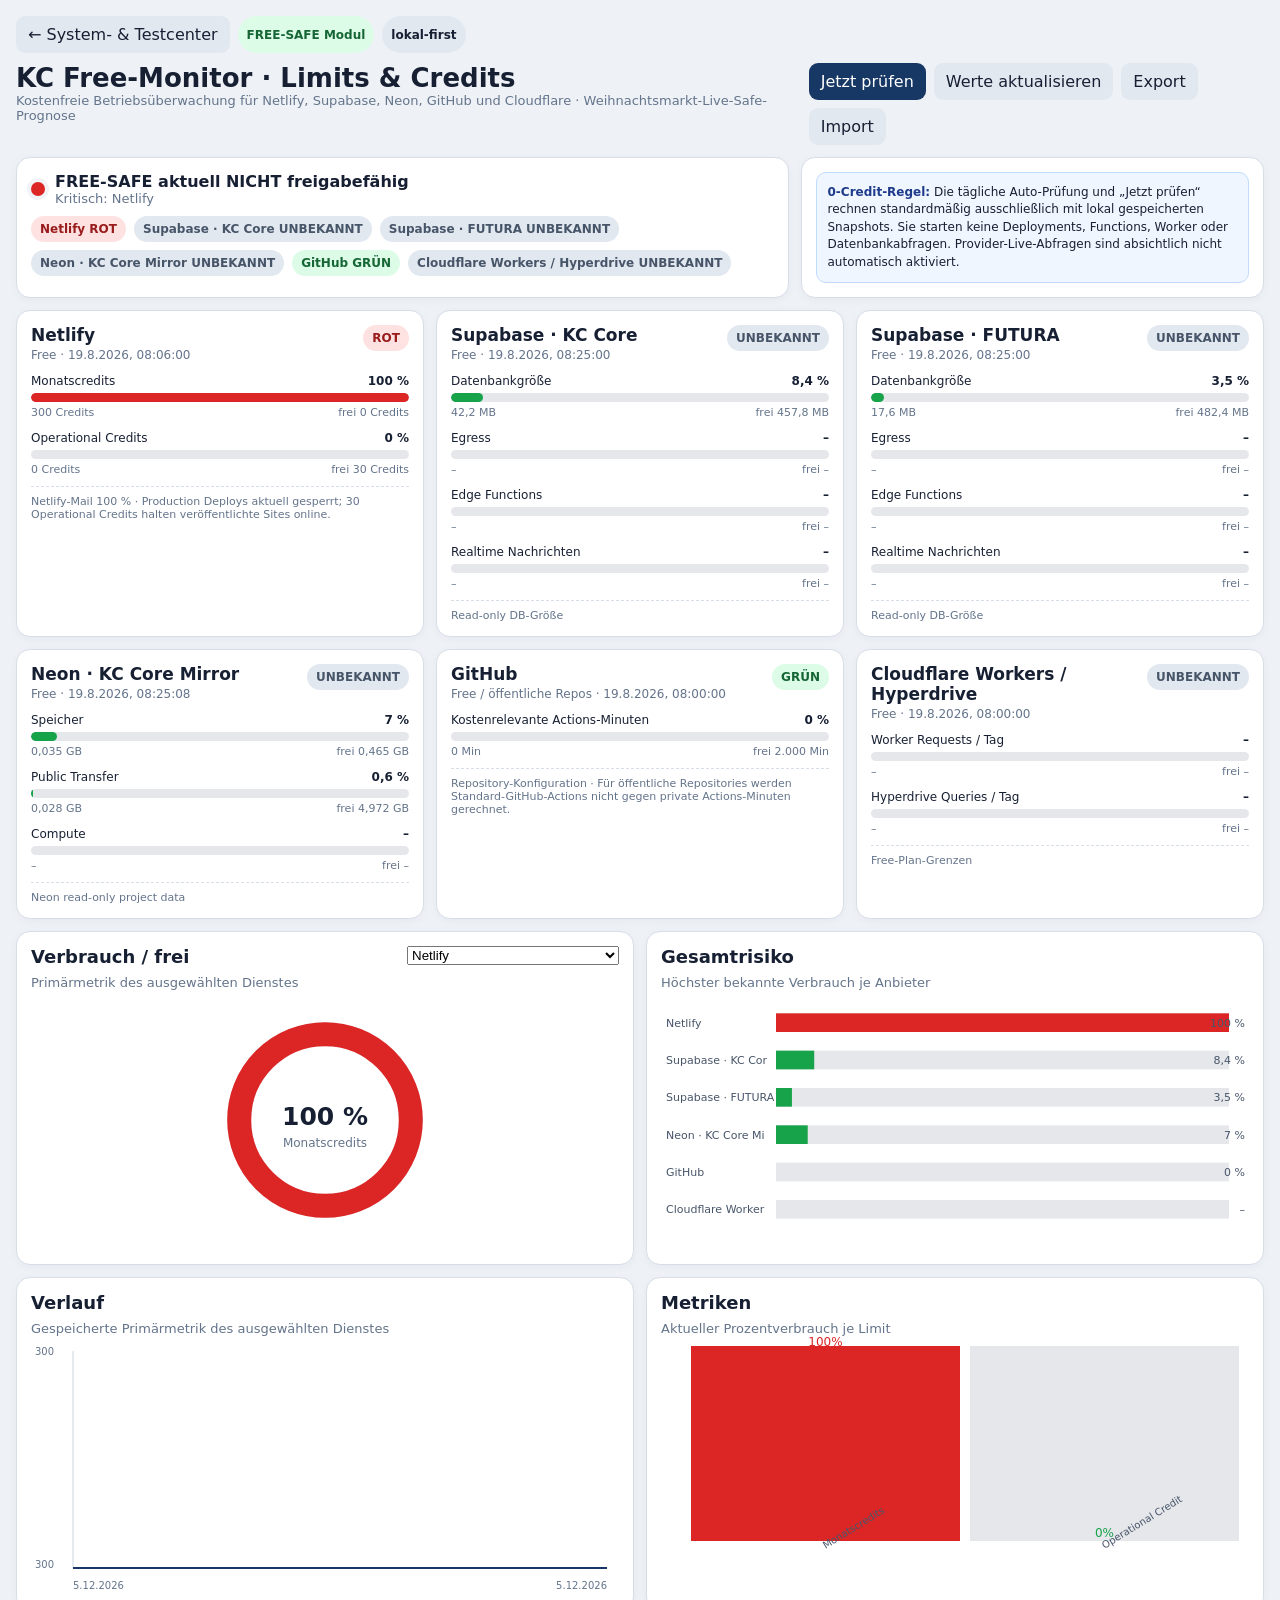
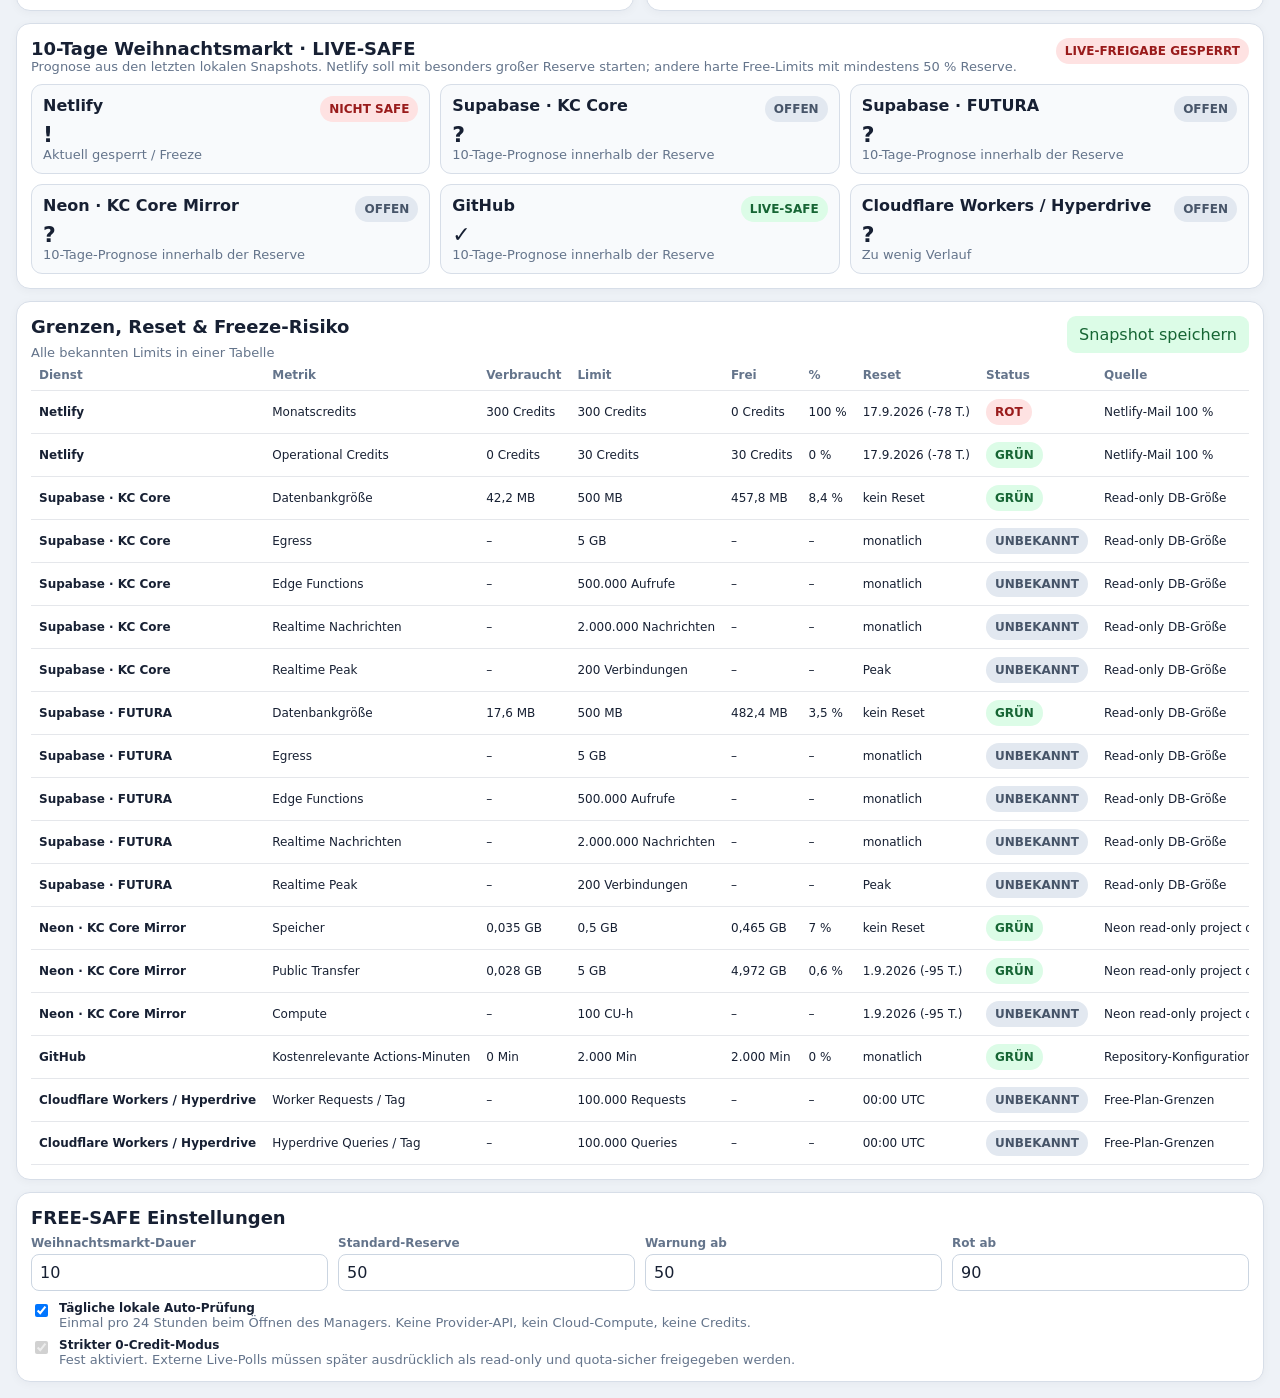
<file: pc-manager/free-monitor.html>
<!doctype html>
<html lang="de">
<head>
<meta charset="utf-8">
<meta name="viewport" content="width=device-width,initial-scale=1">
<title>KC Free-Monitor</title>
<style>
:root{font-family:system-ui,-apple-system,Segoe UI,sans-serif;color:#172033;background:#eef2f7;--ok:#16a34a;--warn:#d97706;--danger:#ea580c;--critical:#dc2626;--ink:#172033;--muted:#64748b;--line:#d7dee8;--card:#fff;--brand:#173765}*{box-sizing:border-box}body{margin:0;padding:16px}.wrap{max-width:1440px;margin:auto}.head{display:flex;align-items:flex-start;justify-content:space-between;gap:14px;margin-bottom:12px}.head h1{margin:0;font-size:26px}.muted{color:var(--muted);font-size:13px}.toolbar{display:flex;gap:8px;flex-wrap:wrap;align-items:center}button,.btn{border:0;border-radius:9px;padding:9px 12px;font-weight:750;cursor:pointer;background:#e2e8f0;color:var(--ink);font:inherit;text-decoration:none}button.primary,.btn.primary{background:var(--brand);color:#fff}button.good{background:#dcfce7;color:#166534}button.danger{background:#fff;border:1px solid #fecaca;color:#991b1b}.hero{display:grid;grid-template-columns:1.25fr .75fr;gap:12px;margin-bottom:12px}.card{background:var(--card);border:1px solid var(--line);border-radius:14px;padding:14px;box-shadow:0 2px 10px #10213a0a}.statusline{display:flex;gap:10px;align-items:center}.lamp{width:14px;height:14px;border-radius:50%;background:#94a3b8;box-shadow:0 0 0 4px #94a3b822}.lamp.ok{background:var(--ok);box-shadow:0 0 0 4px #16a34a22}.lamp.warn{background:var(--warn)}.lamp.danger{background:var(--danger)}.lamp.critical{background:var(--critical)}.pill{display:inline-flex;align-items:center;gap:6px;padding:6px 9px;border-radius:999px;background:#e2e8f0;font-size:12px;font-weight:800}.pill.ok{background:#dcfce7;color:#166534}.pill.warn{background:#fef3c7;color:#92400e}.pill.danger{background:#ffedd5;color:#9a3412}.pill.critical{background:#fee2e2;color:#991b1b}.pill.unknown{background:#e2e8f0;color:#475569}.providers{display:grid;grid-template-columns:repeat(3,minmax(0,1fr));gap:12px}.provider{position:relative;overflow:hidden}.provider h2{font-size:17px;margin:0}.provider .sub{font-size:12px;color:var(--muted);margin-top:3px}.providerTop{display:flex;justify-content:space-between;gap:10px;align-items:flex-start}.metric{margin-top:12px}.metricHead{display:flex;justify-content:space-between;gap:8px;font-size:12px}.metricHead b{font-size:12px}.bar{height:9px;border-radius:999px;background:#e5e7eb;overflow:hidden;margin-top:5px}.bar>i{display:block;height:100%;width:0;background:var(--ok);border-radius:inherit}.bar>i.warn{background:var(--warn)}.bar>i.danger{background:var(--danger)}.bar>i.critical{background:var(--critical)}.metricFoot{display:flex;justify-content:space-between;gap:8px;color:var(--muted);font-size:11px;margin-top:4px}.charts{display:grid;grid-template-columns:repeat(2,minmax(0,1fr));gap:12px;margin-top:12px}.chartCard h2,.tableCard h2,.settings h2{font-size:18px;margin:0 0 8px}.canvasWrap{height:260px;position:relative}.canvasWrap canvas{width:100%;height:100%;display:block}.wide{grid-column:1/-1}.forecastGrid{display:grid;grid-template-columns:repeat(3,minmax(0,1fr));gap:10px}.forecastItem{border:1px solid var(--line);border-radius:11px;padding:11px;background:#f8fafc}.forecastItem b{display:block;margin-bottom:4px}.forecastItem .big{font-size:22px;font-weight:850}.tableCard{margin-top:12px}.scroll{overflow:auto}table{width:100%;border-collapse:collapse;font-size:12px}th,td{text-align:left;padding:8px;border-bottom:1px solid #e5e7eb;white-space:nowrap}th{color:var(--muted);font-weight:800}.settings{margin-top:12px}.settingsGrid{display:grid;grid-template-columns:repeat(4,minmax(0,1fr));gap:10px}.field{display:flex;flex-direction:column;gap:4px}.field label{font-size:12px;color:var(--muted);font-weight:700}.field input,.field select,.field textarea{width:100%;border:1px solid #cbd5e1;border-radius:8px;padding:8px;background:#fff;color:var(--ink);font:inherit}.check{display:flex;gap:8px;align-items:flex-start;font-size:12px}.banner{padding:11px;border-radius:10px;background:#eff6ff;border:1px solid #bfdbfe;font-size:12px;line-height:1.45}.banner strong{color:#1e3a8a}.modal{position:fixed;inset:0;background:#0f172a99;display:none;place-items:center;padding:16px;z-index:20}.modal.open{display:grid}.dialog{background:white;border-radius:14px;max-width:760px;width:100%;max-height:90vh;overflow:auto;padding:16px}.dialogHead{display:flex;justify-content:space-between;gap:12px;align-items:flex-start}.dialogHead h2{margin:0;font-size:20px}.metricEditor{display:grid;grid-template-columns:2fr 1fr 1fr 1fr;gap:8px;align-items:end;margin-top:10px}.small{font-size:11px}.navline{display:flex;gap:8px;flex-wrap:wrap;margin-bottom:10px}.source{margin-top:10px;padding-top:8px;border-top:1px dashed #d7dee8;font-size:11px;color:var(--muted)}@media(max-width:1050px){.providers{grid-template-columns:repeat(2,1fr)}.settingsGrid{grid-template-columns:repeat(2,1fr)}.forecastGrid{grid-template-columns:repeat(2,1fr)}}@media(max-width:720px){body{padding:9px}.head{flex-direction:column}.hero,.charts,.providers,.forecastGrid,.settingsGrid{grid-template-columns:1fr}.wide{grid-column:auto}.metricEditor{grid-template-columns:1fr 1fr}.canvasWrap{height:230px}}
</style>
</head>
<body>
<div class="wrap">
  <div class="navline"><a class="btn" href="failover-monitor.html">← System- & Testcenter</a><span class="pill ok">FREE-SAFE Modul</span><span class="pill">lokal-first</span></div>
  <div class="head">
    <div><h1>KC Free-Monitor · Limits & Credits</h1><div class="muted">Kostenfreie Betriebsüberwachung für Netlify, Supabase, Neon, GitHub und Cloudflare · Weihnachtsmarkt-Live-Safe-Prognose</div></div>
    <div class="toolbar"><button id="localRefresh" class="primary">Jetzt prüfen</button><button id="editBtn">Werte aktualisieren</button><button id="exportBtn">Export</button><button id="importBtn">Import</button></div>
  </div>

  <div class="hero">
    <section class="card"><div class="statusline"><span id="overallLamp" class="lamp"></span><div><b id="overallText">Status wird berechnet …</b><div id="overallSub" class="muted"></div></div></div><div id="overallPills" class="toolbar" style="margin-top:10px"></div></section>
    <section class="card"><div class="banner"><strong>0-Credit-Regel:</strong> Die tägliche Auto-Prüfung und „Jetzt prüfen“ rechnen standardmäßig ausschließlich mit lokal gespeicherten Snapshots. Sie starten keine Deployments, Functions, Worker oder Datenbankabfragen. Provider-Live-Abfragen sind absichtlich nicht automatisch aktiviert.</div></section>
  </div>

  <section id="providers" class="providers"></section>

  <section class="charts">
    <div class="card chartCard"><div class="providerTop"><div><h2>Verbrauch / frei</h2><div class="muted">Primärmetrik des ausgewählten Dienstes</div></div><select id="chartProvider"></select></div><div class="canvasWrap"><canvas id="pie"></canvas></div></div>
    <div class="card chartCard"><h2>Gesamtrisiko</h2><div class="muted">Höchster bekannte Verbrauch je Anbieter</div><div class="canvasWrap"><canvas id="bars"></canvas></div></div>
    <div class="card chartCard"><h2>Verlauf</h2><div class="muted">Gespeicherte Primärmetrik des ausgewählten Dienstes</div><div class="canvasWrap"><canvas id="line"></canvas></div></div>
    <div class="card chartCard"><h2>Metriken</h2><div class="muted">Aktueller Prozentverbrauch je Limit</div><div class="canvasWrap"><canvas id="columns"></canvas></div></div>
  </section>

  <section class="card wide" style="margin-top:12px"><div class="providerTop"><div><h2 style="margin:0;font-size:18px">10-Tage Weihnachtsmarkt · LIVE-SAFE</h2><div class="muted">Prognose aus den letzten lokalen Snapshots. Netlify soll mit besonders großer Reserve starten; andere harte Free-Limits mit mindestens 50 % Reserve.</div></div><span id="liveBadge" class="pill unknown">wird berechnet</span></div><div id="forecast" class="forecastGrid" style="margin-top:10px"></div></section>

  <section class="card tableCard"><div class="providerTop"><div><h2>Grenzen, Reset & Freeze-Risiko</h2><div class="muted">Alle bekannten Limits in einer Tabelle</div></div><button id="snapshotBtn" class="good">Snapshot speichern</button></div><div class="scroll"><table><thead><tr><th>Dienst</th><th>Metrik</th><th>Verbraucht</th><th>Limit</th><th>Frei</th><th>%</th><th>Reset</th><th>Status</th><th>Quelle</th></tr></thead><tbody id="limitRows"></tbody></table></div></section>

  <section class="card settings"><h2>FREE-SAFE Einstellungen</h2><div class="settingsGrid"><div class="field"><label>Weihnachtsmarkt-Dauer</label><input id="liveDays" type="number" min="1" max="31" value="10"></div><div class="field"><label>Standard-Reserve</label><input id="reserve" type="number" min="0" max="90" value="50"></div><div class="field"><label>Warnung ab</label><input id="warnAt" type="number" min="1" max="99" value="50"></div><div class="field"><label>Rot ab</label><input id="criticalAt" type="number" min="1" max="100" value="90"></div></div><div class="check" style="margin-top:10px"><input id="dailyAuto" type="checkbox" checked><div><b>Tägliche lokale Auto-Prüfung</b><div class="muted">Einmal pro 24 Stunden beim Öffnen des Managers. Keine Provider-API, kein Cloud-Compute, keine Credits.</div></div></div><div class="check" style="margin-top:8px"><input id="strictZero" type="checkbox" checked disabled><div><b>Strikter 0-Credit-Modus</b><div class="muted">Fest aktiviert. Externe Live-Polls müssen später ausdrücklich als read-only und quota-sicher freigegeben werden.</div></div></div></section>

  <input id="fileInput" type="file" accept="application/json" hidden>
</div>

<div id="modal" class="modal"><div class="dialog"><div class="dialogHead"><div><h2>Werte aktualisieren</h2><div class="muted">Nur lokale Werte ändern. Das erzeugt keine Cloud-Abfrage.</div></div><button id="closeModal">✕</button></div><div class="field" style="margin-top:12px"><label>Dienst</label><select id="editProvider"></select></div><div id="metricEditors"></div><div class="field" style="margin-top:10px"><label>Datenquelle / Notiz</label><input id="sourceNote" value="Manuelle Ablesung"></div><div class="toolbar" style="margin-top:12px"><button id="saveEdit" class="primary">Speichern + Snapshot</button><button id="cancelEdit">Abbrechen</button></div></div></div>
<script src="free-monitor-core.js"></script>
<script>
'use strict';
const C=window.KCFreeMonitorCore;
const STORE='kc_free_monitor_v1',HIST='kc_free_monitor_history_v1',SET='kc_free_monitor_settings_v1',LAST='kc_free_monitor_last_daily_v1';
const nowISO=()=>new Date().toISOString();
const seed=[
 {id:'netlify',name:'Netlify',plan:'Free',blocked:true,lastUpdate:'2026-08-19T10:06:00+02:00',lastSource:'Netlify-Mail 100 %',notes:'Production Deploys aktuell gesperrt; 30 Operational Credits halten veröffentlichte Sites online.',metrics:[
   {id:'credits',label:'Monatscredits',used:300,limit:300,unit:'Credits',period:'monthly',reset:'2026-09-18T00:00:00+02:00',liveReservePct:80,blocked:true},
   {id:'operational',label:'Operational Credits',used:0,limit:30,unit:'Credits',period:'monthly',reset:'2026-09-18T00:00:00+02:00',informational:true}
 ]},
 {id:'supabase-core',name:'Supabase · KC Core',plan:'Free',lastUpdate:'2026-08-19T08:25:00Z',lastSource:'Read-only DB-Größe',metrics:[
   {id:'db',label:'Datenbankgröße',used:42.18,limit:500,unit:'MB',period:'nonreset',liveReservePct:50},
   {id:'egress',label:'Egress',used:null,limit:5,unit:'GB',period:'monthly',liveReservePct:50},
   {id:'edge',label:'Edge Functions',used:null,limit:500000,unit:'Aufrufe',period:'monthly',liveReservePct:50},
   {id:'realtime',label:'Realtime Nachrichten',used:null,limit:2000000,unit:'Nachrichten',period:'monthly',liveReservePct:50},
   {id:'connections',label:'Realtime Peak',used:null,limit:200,unit:'Verbindungen',period:'peak',liveReservePct:50}
 ]},
 {id:'supabase-futura',name:'Supabase · FUTURA',plan:'Free',lastUpdate:'2026-08-19T08:25:00Z',lastSource:'Read-only DB-Größe',metrics:[
   {id:'db',label:'Datenbankgröße',used:17.57,limit:500,unit:'MB',period:'nonreset',liveReservePct:50},
   {id:'egress',label:'Egress',used:null,limit:5,unit:'GB',period:'monthly',liveReservePct:50},
   {id:'edge',label:'Edge Functions',used:null,limit:500000,unit:'Aufrufe',period:'monthly',liveReservePct:50},
   {id:'realtime',label:'Realtime Nachrichten',used:null,limit:2000000,unit:'Nachrichten',period:'monthly',liveReservePct:50},
   {id:'connections',label:'Realtime Peak',used:null,limit:200,unit:'Verbindungen',period:'peak',liveReservePct:50}
 ]},
 {id:'neon',name:'Neon · KC Core Mirror',plan:'Free',lastUpdate:'2026-08-19T08:25:08Z',lastSource:'Neon read-only project data',metrics:[
   {id:'storage',label:'Speicher',used:0.035,limit:0.5,unit:'GB',period:'nonreset',liveReservePct:50},
   {id:'transfer',label:'Public Transfer',used:0.028,limit:5,unit:'GB',period:'monthly',reset:'2026-09-01T00:00:00Z',liveReservePct:50},
   {id:'compute',label:'Compute',used:null,limit:100,unit:'CU-h',period:'monthly',reset:'2026-09-01T00:00:00Z',liveReservePct:50}
 ]},
 {id:'github',name:'GitHub',plan:'Free / öffentliche Repos',lastUpdate:'2026-08-19T08:00:00Z',lastSource:'Repository-Konfiguration',notes:'Für öffentliche Repositories werden Standard-GitHub-Actions nicht gegen private Actions-Minuten gerechnet.',metrics:[
   {id:'actions',label:'Kostenrelevante Actions-Minuten',used:0,limit:2000,unit:'Min',period:'monthly',informational:true,liveReservePct:50}
 ]},
 {id:'cloudflare',name:'Cloudflare Workers / Hyperdrive',plan:'Free',lastUpdate:'2026-08-19T08:00:00Z',lastSource:'Free-Plan-Grenzen',metrics:[
   {id:'workerRequests',label:'Worker Requests / Tag',used:null,limit:100000,unit:'Requests',period:'daily',resetRule:'00:00 UTC',liveReservePct:50},
   {id:'hyperdrive',label:'Hyperdrive Queries / Tag',used:null,limit:100000,unit:'Queries',period:'daily',resetRule:'00:00 UTC',liveReservePct:50}
 ]}
];
function clone(v){return JSON.parse(JSON.stringify(v));}
function loadProviders(){try{const x=JSON.parse(localStorage.getItem(STORE));return Array.isArray(x)&&!C.validateProviders(x).length?x:clone(seed)}catch{return clone(seed)}}
function saveProviders(){localStorage.setItem(STORE,JSON.stringify(providers))}
function loadHistory(){try{return C.compactHistory(JSON.parse(localStorage.getItem(HIST)||'[]'))}catch{return[]}}
function saveHistory(){history=C.compactHistory(history);localStorage.setItem(HIST,JSON.stringify(history))}
function loadSettings(){try{return Object.assign({liveDays:10,reserve:50,warn:50,critical:90,dailyAuto:true},JSON.parse(localStorage.getItem(SET)||'{}'))}catch{return{liveDays:10,reserve:50,warn:50,critical:90,dailyAuto:true}}}
let providers=loadProviders(),history=loadHistory(),settings=loadSettings();
if(!history.length){history.push(...C.snapshotFromProviders(providers,nowISO(),'Initialstand'));saveHistory()}
const $=id=>document.getElementById(id);
function esc(v){return String(v??'').replace(/[&<>"']/g,ch=>({'&':'&amp;','<':'&lt;','>':'&gt;','"':'&quot;',"'":'&#39;'}[ch]))}
function labelRisk(r){return({ok:'GRÜN',warn:'GELB',danger:'ORANGE',critical:'ROT',unknown:'UNBEKANNT'})[r]||r}
function thresholds(){return{warn:+settings.warn,danger:Math.max(+settings.warn+10,75),critical:+settings.critical}}
function formatMetric(v,m){if(v===null||v===undefined)return '–';const d=Math.abs(Number(v))<10?3:1;return `${C.formatNumber(v,d)} ${m.unit}`}
function resetText(m){if(m.period==='nonreset')return 'kein Reset';if(m.period==='peak')return 'Peak';if(m.resetRule)return m.resetRule;if(m.reset){const d=C.daysUntil(m.reset);return `${new Date(m.reset).toLocaleDateString('de-DE')} ${d!==null?`(${d} T.)`:''}`;}return m.period==='daily'?'täglich':'monatlich';}
function worstMetric(p){let best=null,bestPct=-1;for(const m of p.metrics||[]){const pct=C.percent(m.used,m.limit);if(pct!==null&&pct>bestPct){best=m;bestPct=pct}}return best}
function renderProviders(){
 $('providers').innerHTML=providers.map(p=>{const r=C.providerRisk(p,thresholds()),wm=worstMetric(p);return `<article class="card provider"><div class="providerTop"><div><h2>${esc(p.name)}</h2><div class="sub">${esc(p.plan)} · ${p.lastUpdate?new Date(p.lastUpdate).toLocaleString('de-DE'):'kein Stand'}</div></div><span class="pill ${r}">${labelRisk(r)}</span></div>${(p.metrics||[]).slice(0,4).map(m=>{const pct=C.percent(m.used,m.limit),risk=C.metricRisk(m,thresholds());return `<div class="metric"><div class="metricHead"><span>${esc(m.label)}</span><b>${pct===null?'–':C.formatNumber(pct,1)+' %'}</b></div><div class="bar"><i class="${risk}" style="width:${pct===null?0:Math.min(100,pct)}%"></i></div><div class="metricFoot"><span>${formatMetric(m.used,m)}</span><span>frei ${formatMetric(C.remaining(m.used,m.limit),m)}</span></div></div>`}).join('')}<div class="source">${esc(p.lastSource||'lokal')} ${p.notes?`· ${esc(p.notes)}`:''}</div></article>`}).join('')
}
function overall(){
 const risks=providers.map(p=>C.providerRisk(p,thresholds()));const order=['unknown','ok','warn','danger','critical'];const worst=risks.reduce((a,b)=>order.indexOf(b)>order.indexOf(a)?b:a,'unknown');$('overallLamp').className='lamp '+worst;$('overallText').textContent=worst==='critical'?'FREE-SAFE aktuell NICHT freigabefähig':worst==='danger'?'Hohe Free-Limit-Auslastung':worst==='warn'?'Free-Limits beobachten':'Free-Limits im sicheren Bereich';const red=providers.filter(p=>C.providerRisk(p,thresholds())==='critical').map(p=>p.name);$('overallSub').textContent=red.length?`Kritisch: ${red.join(', ')}`:`Letzte lokale Prüfung: ${new Date().toLocaleString('de-DE')}`;$('overallPills').innerHTML=providers.map(p=>{const r=C.providerRisk(p,thresholds());return `<span class="pill ${r}">${esc(p.name)} ${labelRisk(r)}</span>`}).join('')
}
function renderTable(){
 $('limitRows').innerHTML=providers.flatMap(p=>(p.metrics||[]).map(m=>{const pct=C.percent(m.used,m.limit),risk=C.metricRisk(m,thresholds());return `<tr><td><b>${esc(p.name)}</b></td><td>${esc(m.label)}</td><td>${formatMetric(m.used,m)}</td><td>${formatMetric(m.limit,m)}</td><td>${formatMetric(C.remaining(m.used,m.limit),m)}</td><td>${pct===null?'–':C.formatNumber(pct,1)+' %'}</td><td>${esc(resetText(m))}</td><td><span class="pill ${risk}">${labelRisk(risk)}</span></td><td>${esc(p.lastSource||'–')}</td></tr>`})).join('')
}
function renderForecast(){
 let anyUnsafe=false,anyKnown=false;const cards=[];for(const p of providers){const f=C.liveSafe(p,history,{liveDays:+settings.liveDays,reservePct:+settings.reserve,windowDays:7});if(f.safe===false)anyUnsafe=true;if(f.safe!==null)anyKnown=true;const risk=f.safe===true?'ok':f.safe===false?'critical':'unknown';const known=f.metrics.filter(x=>x.forecast.known);let detail='Zu wenig Verlauf';if(p.blocked)detail='Aktuell gesperrt / Freeze';else if(known.length){const bad=known.filter(x=>!x.forecast.safe);detail=bad.length?`${bad.length} Metrik(en) überschreiten Reserve-Prognose`:'10-Tage-Prognose innerhalb der Reserve'}cards.push(`<div class="forecastItem"><div class="providerTop"><b>${esc(p.name)}</b><span class="pill ${risk}">${f.safe===true?'LIVE-SAFE':f.safe===false?'NICHT SAFE':'OFFEN'}</span></div><div class="big">${f.safe===true?'✓':f.safe===false?'!':'?'}</div><div class="muted">${esc(detail)}</div></div>`)}$('forecast').innerHTML=cards.join('');$('liveBadge').className='pill '+(anyUnsafe?'critical':anyKnown?'ok':'unknown');$('liveBadge').textContent=anyUnsafe?'LIVE-FREIGABE GESPERRT':anyKnown?'LIVE-SAFE':'DATEN FEHLEN'
}
function fitCanvas(canvas){const dpr=window.devicePixelRatio||1,box=canvas.getBoundingClientRect();canvas.width=Math.max(1,Math.floor(box.width*dpr));canvas.height=Math.max(1,Math.floor(box.height*dpr));const c=canvas.getContext('2d');c.setTransform(dpr,0,0,dpr,0,0);return{c,w:box.width,h:box.height}}
function clear(c,w,h){c.clearRect(0,0,w,h);c.font='12px system-ui';c.fillStyle='#64748b'}
function drawPie(){const p=providers.find(x=>x.id===$('chartProvider').value)||providers[0],m=worstMetric(p)||p.metrics?.[0],{c,w,h}=fitCanvas($('pie'));clear(c,w,h);if(!m||C.percent(m.used,m.limit)===null){c.fillText('Keine Verbrauchsdaten',20,30);return}const pct=Math.min(100,C.percent(m.used,m.limit)),cx=w/2,cy=h/2,r=Math.min(w,h)*.33;c.lineWidth=Math.max(18,r*.28);c.strokeStyle='#e5e7eb';c.beginPath();c.arc(cx,cy,r,0,Math.PI*2);c.stroke();c.strokeStyle=pct>=90?'#dc2626':pct>=75?'#ea580c':pct>=50?'#d97706':'#16a34a';c.beginPath();c.arc(cx,cy,r,-Math.PI/2,-Math.PI/2+Math.PI*2*pct/100);c.stroke();c.textAlign='center';c.fillStyle='#172033';c.font='800 25px system-ui';c.fillText(`${C.formatNumber(pct,1)} %`,cx,cy+5);c.font='12px system-ui';c.fillStyle='#64748b';c.fillText(m.label,cx,cy+27);c.textAlign='left'}
function drawBars(){const {c,w,h}=fitCanvas($('bars'));clear(c,w,h);const left=115,right=20,top=14,bottom=22,row=(h-top-bottom)/providers.length;providers.forEach((p,i)=>{const m=worstMetric(p),pct=m?C.percent(m.used,m.limit):null,y=top+i*row+row*.25,bh=row*.5;c.fillStyle='#e5e7eb';c.fillRect(left,y,w-left-right,bh);if(pct!==null){c.fillStyle=pct>=90?'#dc2626':pct>=75?'#ea580c':pct>=50?'#d97706':'#16a34a';c.fillRect(left,y,(w-left-right)*Math.min(pct,100)/100,bh)}c.fillStyle='#475569';c.font='11px system-ui';c.fillText(p.name.slice(0,17),5,y+bh*.72);c.textAlign='right';c.fillText(pct===null?'–':C.formatNumber(pct,1)+' %',w-4,y+bh*.72);c.textAlign='left'})}
function drawLine(){const p=providers.find(x=>x.id===$('chartProvider').value)||providers[0],m=worstMetric(p)||p.metrics?.[0],{c,w,h}=fitCanvas($('line'));clear(c,w,h);if(!m){c.fillText('Keine Daten',20,30);return}const rows=C.sortedSnapshots(history,p.id,m.id).slice(-30),pad={l:42,r:12,t:15,b:28};if(rows.length<2){c.fillText('Mindestens 2 Snapshots für Verlauf nötig',18,30);return}const vals=rows.map(x=>x.value),min=Math.min(...vals),max=Math.max(...vals,m.limit||0),span=Math.max(max-min,1);c.strokeStyle='#cbd5e1';c.beginPath();c.moveTo(pad.l,pad.t);c.lineTo(pad.l,h-pad.b);c.lineTo(w-pad.r,h-pad.b);c.stroke();c.strokeStyle='#173765';c.lineWidth=2;c.beginPath();rows.forEach((x,i)=>{const xx=pad.l+(w-pad.l-pad.r)*(i/(rows.length-1)),yy=h-pad.b-(h-pad.t-pad.b)*((x.value-min)/span);i?c.lineTo(xx,yy):c.moveTo(xx,yy)});c.stroke();c.fillStyle='#64748b';c.font='10px system-ui';c.fillText(C.formatNumber(max,1),4,pad.t+4);c.fillText(C.formatNumber(min,1),4,h-pad.b);c.fillText(new Date(rows[0].at).toLocaleDateString('de-DE'),pad.l,h-7);c.textAlign='right';c.fillText(new Date(rows[rows.length-1].at).toLocaleDateString('de-DE'),w-pad.r,h-7);c.textAlign='left'}
function drawColumns(){const p=providers.find(x=>x.id===$('chartProvider').value)||providers[0],ms=(p.metrics||[]).filter(m=>C.percent(m.used,m.limit)!==null),{c,w,h}=fitCanvas($('columns'));clear(c,w,h);if(!ms.length){c.fillText('Keine Verbrauchsdaten',20,30);return}const pad={l:30,r:10,t:10,b:55},gap=10,bw=(w-pad.l-pad.r-gap*(ms.length-1))/ms.length;ms.forEach((m,i)=>{const pct=Math.min(100,C.percent(m.used,m.limit)),x=pad.l+i*(bw+gap),bh=(h-pad.t-pad.b)*pct/100,y=h-pad.b-bh;c.fillStyle='#e5e7eb';c.fillRect(x,pad.t,bw,h-pad.t-pad.b);c.fillStyle=pct>=90?'#dc2626':pct>=75?'#ea580c':pct>=50?'#d97706':'#16a34a';c.fillRect(x,y,bw,bh);c.save();c.translate(x+bw/2,h-pad.b+8);c.rotate(-.55);c.fillStyle='#475569';c.font='10px system-ui';c.fillText(m.label.slice(0,18),0,0);c.restore();c.textAlign='center';c.fillText(C.formatNumber(pct,0)+'%',x+bw/2,Math.max(10,y-4));c.textAlign='left'})}
function renderCharts(){drawPie();drawBars();drawLine();drawColumns()}
function fillSelects(){const options=providers.map(p=>`<option value="${esc(p.id)}">${esc(p.name)}</option>`).join('');const current=$('chartProvider').value||providers[0]?.id;$('chartProvider').innerHTML=options;$('chartProvider').value=current;$('editProvider').innerHTML=options}
function render(){saveProviders();fillSelects();renderProviders();overall();renderTable();renderForecast();requestAnimationFrame(renderCharts)}
function snapshot(source='Lokal'){const rows=C.snapshotFromProviders(providers,nowISO(),source);history.unshift(...rows);saveHistory();localStorage.setItem(LAST,nowISO());render()}
function localCheck(){snapshot('0-Credit lokale Prüfung')}
function maybeDaily(){if(settings.dailyAuto&&C.dueDaily(localStorage.getItem(LAST),Date.now(),24))snapshot('Tägliche 0-Credit Auto-Prüfung')}
function openEdit(){const p=providers.find(x=>x.id===$('editProvider').value)||providers[0];$('editProvider').value=p.id;$('metricEditors').innerHTML=(p.metrics||[]).map(m=>`<div class="metricEditor"><div class="field"><label>${esc(m.label)}</label><input data-mid="${esc(m.id)}" data-kind="used" type="number" step="any" value="${m.used??''}" placeholder="unbekannt"></div><div class="field"><label>Limit</label><input data-mid="${esc(m.id)}" data-kind="limit" type="number" step="any" value="${m.limit??''}"></div><div class="field"><label>Einheit</label><input data-mid="${esc(m.id)}" data-kind="unit" value="${esc(m.unit||'')}"></div><div class="field"><label>Reset</label><input data-mid="${esc(m.id)}" data-kind="reset" value="${esc(m.reset||m.resetRule||'')}"></div></div>`).join('');$('sourceNote').value=p.lastSource||'Manuelle Ablesung';$('modal').classList.add('open')}
function saveEdit(){const p=providers.find(x=>x.id===$('editProvider').value);if(!p)return;for(const m of p.metrics||[]){for(const kind of ['used','limit','unit','reset']){const el=document.querySelector(`[data-mid="${CSS.escape(m.id)}"][data-kind="${kind}"]`);if(!el)continue;if(kind==='used')m.used=el.value===''?null:Number(el.value);else if(kind==='limit')m.limit=el.value===''?null:Number(el.value);else if(kind==='unit')m.unit=el.value;else if(kind==='reset'&&el.value){if(/^\d{4}-\d{2}-\d{2}/.test(el.value))m.reset=el.value;else m.resetRule=el.value}}}p.lastUpdate=nowISO();p.lastSource=$('sourceNote').value.trim()||'Manuell';if(p.id==='netlify'&&p.metrics.find(m=>m.id==='credits')?.used<p.metrics.find(m=>m.id==='credits')?.limit){p.blocked=false;p.metrics.find(m=>m.id==='credits').blocked=false}$('modal').classList.remove('open');snapshot(p.lastSource)}
function exportData(){const payload={version:1,exportedAt:nowISO(),providers,history,settings};const blob=new Blob([JSON.stringify(payload,null,2)],{type:'application/json'}),a=document.createElement('a');a.href=URL.createObjectURL(blob);a.download=`KC-Free-Monitor-${new Date().toISOString().slice(0,10)}.json`;a.click();setTimeout(()=>URL.revokeObjectURL(a.href),1000)}
async function importData(file){try{const data=JSON.parse(await file.text());if(!Array.isArray(data.providers))throw new Error('Provider fehlen');const errs=C.validateProviders(data.providers);if(errs.length)throw new Error(errs.join('; '));providers=data.providers;history=C.compactHistory(Array.isArray(data.history)?data.history:history);settings=Object.assign(settings,data.settings||{});saveProviders();saveHistory();localStorage.setItem(SET,JSON.stringify(settings));applySettings();render();alert('Free-Monitor-Daten importiert.')}catch(e){alert('Import abgelehnt: '+e.message)}}
function applySettings(){$('liveDays').value=settings.liveDays;$('reserve').value=settings.reserve;$('warnAt').value=settings.warn;$('criticalAt').value=settings.critical;$('dailyAuto').checked=!!settings.dailyAuto}
function saveSettings(){settings.liveDays=Number($('liveDays').value)||10;settings.reserve=Number($('reserve').value)||50;settings.warn=Number($('warnAt').value)||50;settings.critical=Number($('criticalAt').value)||90;settings.dailyAuto=$('dailyAuto').checked;localStorage.setItem(SET,JSON.stringify(settings));render()}
$('localRefresh').onclick=localCheck;$('snapshotBtn').onclick=()=>snapshot('Manueller Snapshot');$('editBtn').onclick=()=>{fillSelects();openEdit()};$('editProvider').onchange=openEdit;$('saveEdit').onclick=saveEdit;$('closeModal').onclick=$('cancelEdit').onclick=()=>$('modal').classList.remove('open');$('modal').onclick=e=>{if(e.target===$('modal'))$('modal').classList.remove('open')};$('chartProvider').onchange=renderCharts;$('exportBtn').onclick=exportData;$('importBtn').onclick=()=>$('fileInput').click();$('fileInput').onchange=e=>{const f=e.target.files?.[0];if(f)importData(f);e.target.value=''};['liveDays','reserve','warnAt','criticalAt','dailyAuto'].forEach(id=>$(id).onchange=saveSettings);window.addEventListener('resize',()=>requestAnimationFrame(renderCharts));applySettings();render();maybeDaily();
</script>
</body>
</html>
</file>
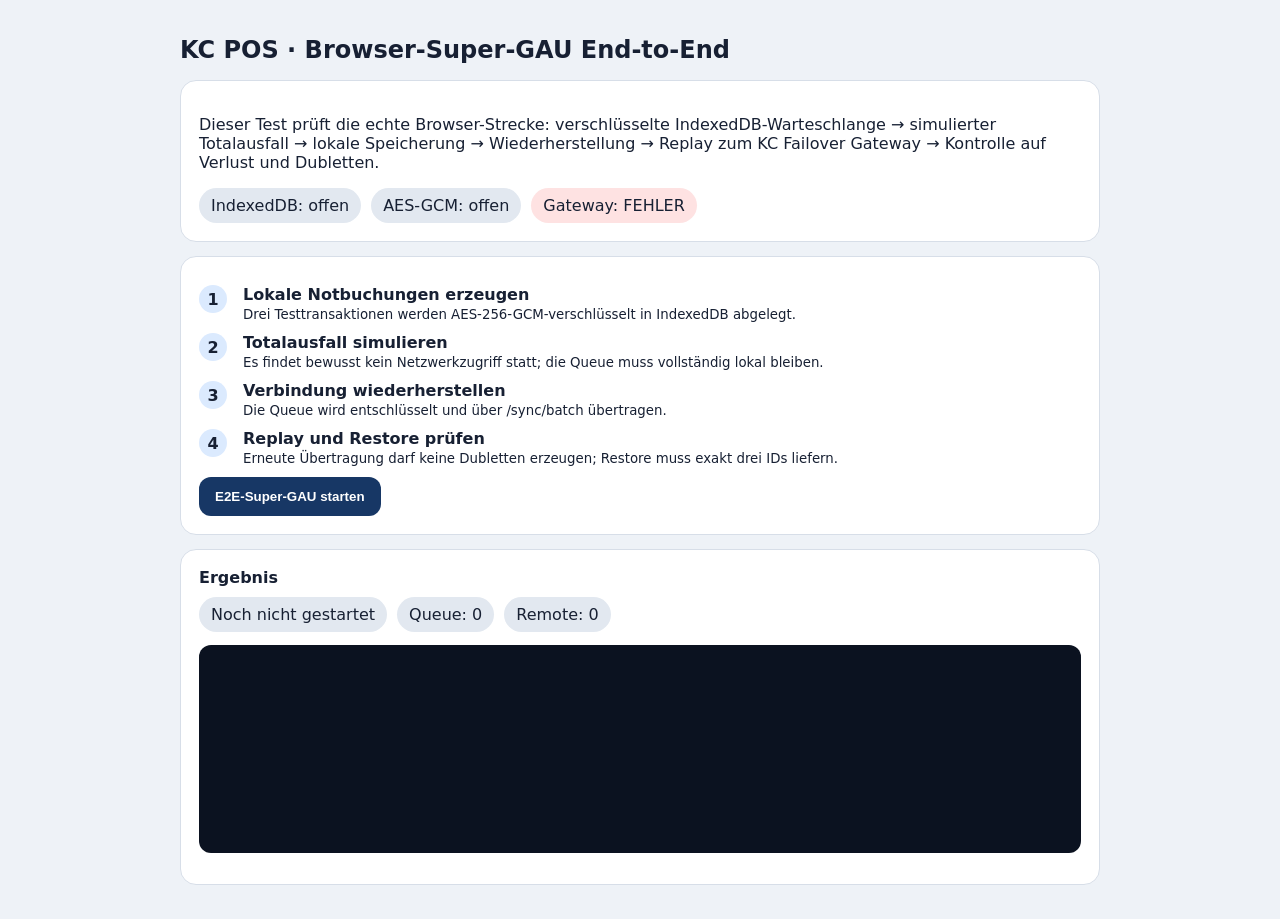
<file: pos/supergau-e2e.html>
<!doctype html>
<html lang="de">
<head>
<meta charset="utf-8"><meta name="viewport" content="width=device-width,initial-scale=1">
<title>KC POS Super-GAU E2E</title>
<style>
body{font-family:system-ui,-apple-system,Segoe UI,sans-serif;margin:0;background:#eef2f7;color:#172033}main{max-width:920px;margin:auto;padding:20px}.card{background:#fff;border:1px solid #d7dee8;border-radius:16px;padding:18px;margin:14px 0}.row{display:flex;gap:10px;flex-wrap:wrap}.pill{padding:8px 12px;border-radius:999px;background:#e2e8f0}.ok{background:#dcfce7}.bad{background:#fee2e2}.warn{background:#fef3c7}button{border:0;border-radius:12px;padding:12px 16px;font-weight:800;background:#173765;color:white}button:disabled{opacity:.5}pre{white-space:pre-wrap;word-break:break-word;background:#0b1220;color:#dbeafe;padding:14px;border-radius:12px;min-height:180px}h1{font-size:24px}.step{display:grid;grid-template-columns:34px 1fr;gap:10px;align-items:start;margin:10px 0}.num{width:28px;height:28px;border-radius:50%;display:grid;place-items:center;background:#dbeafe;font-weight:800}
</style>
</head><body><main>
<h1>KC POS · Browser-Super-GAU End-to-End</h1>
<div class="card"><p>Dieser Test prüft die echte Browser-Strecke: verschlüsselte IndexedDB-Warteschlange → simulierter Totalausfall → lokale Speicherung → Wiederherstellung → Replay zum KC Failover Gateway → Kontrolle auf Verlust und Dubletten.</p><div class="row"><span id="idb" class="pill">IndexedDB: offen</span><span id="crypto" class="pill">AES-GCM: offen</span><span id="gateway" class="pill">Gateway: offen</span></div></div>
<div class="card">
<div class="step"><span class="num">1</span><div><b>Lokale Notbuchungen erzeugen</b><br><small>Drei Testtransaktionen werden AES-256-GCM-verschlüsselt in IndexedDB abgelegt.</small></div></div>
<div class="step"><span class="num">2</span><div><b>Totalausfall simulieren</b><br><small>Es findet bewusst kein Netzwerkzugriff statt; die Queue muss vollständig lokal bleiben.</small></div></div>
<div class="step"><span class="num">3</span><div><b>Verbindung wiederherstellen</b><br><small>Die Queue wird entschlüsselt und über /sync/batch übertragen.</small></div></div>
<div class="step"><span class="num">4</span><div><b>Replay und Restore prüfen</b><br><small>Erneute Übertragung darf keine Dubletten erzeugen; Restore muss exakt drei IDs liefern.</small></div></div>
<button id="run">E2E-Super-GAU starten</button>
</div>
<div class="card"><b>Ergebnis</b><div class="row" style="margin-top:10px"><span id="overall" class="pill">Noch nicht gestartet</span><span id="queue" class="pill">Queue: 0</span><span id="remote" class="pill">Remote: 0</span></div><pre id="log"></pre></div>
<script>
const GATEWAY='https://kc-failover-gateway.netlify.app';
const DB='kc_pos_supergau_e2e_v1', STORE='queue', KEYSTORE='keys', KEYID='aes-gcm-device-v1';
const $=id=>document.getElementById(id), enc=new TextEncoder(), dec=new TextDecoder();
let db,key;
function line(x){$('log').textContent += x+'\n'}
function pill(id,text,state=''){const e=$(id);e.textContent=text;e.className='pill '+state}
function req(r){return new Promise((res,rej)=>{r.onsuccess=()=>res(r.result);r.onerror=()=>rej(r.error)})}
function done(tx){return new Promise((res,rej)=>{tx.oncomplete=res;tx.onerror=()=>rej(tx.error);tx.onabort=()=>rej(tx.error)})}
async function openDb(){db=await new Promise((res,rej)=>{const r=indexedDB.open(DB,1);r.onupgradeneeded=()=>{const d=r.result;if(!d.objectStoreNames.contains(STORE))d.createObjectStore(STORE,{keyPath:'id'});if(!d.objectStoreNames.contains(KEYSTORE))d.createObjectStore(KEYSTORE,{keyPath:'id'})};r.onsuccess=()=>res(r.result);r.onerror=()=>rej(r.error)});let tx=db.transaction(KEYSTORE,'readonly'),row=await req(tx.objectStore(KEYSTORE).get(KEYID));await done(tx);if(row?.key)key=row.key;else{key=await crypto.subtle.generateKey({name:'AES-GCM',length:256},false,['encrypt','decrypt']);tx=db.transaction(KEYSTORE,'readwrite');tx.objectStore(KEYSTORE).put({id:KEYID,key,extractable:false,createdAt:new Date().toISOString()});await done(tx)}pill('idb','IndexedDB: OK','ok');pill('crypto','AES-GCM: OK','ok')}
function b64(b){let s='';for(const x of b)s+=String.fromCharCode(x);return btoa(s)}function unb64(s){return Uint8Array.from(atob(s),c=>c.charCodeAt(0))}
async function seal(v,id){const iv=crypto.getRandomValues(new Uint8Array(12)),ct=await crypto.subtle.encrypt({name:'AES-GCM',iv,additionalData:enc.encode(id)},key,enc.encode(JSON.stringify(v)));return{alg:'AES-256-GCM',iv:b64(iv),ct:b64(new Uint8Array(ct))}}
async function open(sealed,id){const pt=await crypto.subtle.decrypt({name:'AES-GCM',iv:unb64(sealed.iv),additionalData:enc.encode(id)},key,unb64(sealed.ct));return JSON.parse(dec.decode(pt))}
async function clearQueue(){const tx=db.transaction(STORE,'readwrite');tx.objectStore(STORE).clear();await done(tx)}
async function putQueue(txn){const sealed=await seal(txn,txn.transactionId),tx=db.transaction(STORE,'readwrite');tx.objectStore(STORE).put({id:txn.transactionId,sealed,createdAt:new Date().toISOString()});await done(tx)}
async function getQueue(){const tx=db.transaction(STORE,'readonly'),rows=await req(tx.objectStore(STORE).getAll());await done(tx);return Promise.all(rows.map(async r=>open(r.sealed,r.id)))}
async function deleteQueue(ids){const tx=db.transaction(STORE,'readwrite'),s=tx.objectStore(STORE);ids.forEach(id=>s.delete(id));await done(tx)}
async function postBatch(rows){const r=await fetch(GATEWAY+'/sync/batch',{method:'POST',headers:{'content-type':'application/json'},body:JSON.stringify({transactions:rows}),cache:'no-store'});const body=await r.json();if(!r.ok&&r.status!==207)throw new Error('SYNC_HTTP_'+r.status+' '+JSON.stringify(body));return body}
async function restore(registerId){const r=await fetch(GATEWAY+'/sync/transactions?register_id='+encodeURIComponent(registerId),{cache:'no-store'});const body=await r.json();if(!r.ok)throw new Error('RESTORE_HTTP_'+r.status);return body}
async function probe(){try{const r=await fetch(GATEWAY+'/',{cache:'no-store'});const j=await r.json();pill('gateway','Gateway: '+(j.status||r.status),r.ok?'ok':'bad');return r.ok}catch(e){pill('gateway','Gateway: FEHLER','bad');return false}}
async function run(){
 $('run').disabled=true;$('log').textContent='';pill('overall','TEST LÄUFT','warn');
 const runId='E2E_'+Date.now(),registerId='SUPERGAU_BROWSER_'+runId;
 try{
  await openDb();await clearQueue();line('1/6 Lokale Queue geleert.');
  const rows=[1,2,3].map(n=>({transactionId:`${runId}_${n}`,registerId,registerName:'BROWSER_E2E',time:new Date(Date.now()+n).toISOString(),recordHash:`${runId}_hash_${n}`,amount:n,test:true,source:'indexeddb-e2e'}));
  for(const r of rows)await putQueue(r);let q=await getQueue();pill('queue','Queue: '+q.length,q.length===3?'ok':'bad');line('2/6 Totalausfall simuliert: 3 Transaktionen ausschließlich lokal verschlüsselt gespeichert.');
  if(q.length!==3)throw new Error('LOCAL_QUEUE_COUNT_'+q.length);
  line('3/6 Browser-Neustart-Simulation: Daten erneut aus IndexedDB gelesen und entschlüsselt.');
  const body1=await postBatch(q),statuses1=body1.results?.map(x=>x.status)||[];line('4/6 Erste Wiederübertragung: '+statuses1.join(', '));
  const goodFirst=statuses1.length===3&&statuses1.every(x=>x==='STORED'||x==='ALREADY_STORED');if(!goodFirst)throw new Error('FIRST_REPLAY_FAILED');
  await deleteQueue(q.map(x=>x.transactionId));q=await getQueue();pill('queue','Queue nach Sync: '+q.length,q.length===0?'ok':'bad');
  const body2=await postBatch(rows),statuses2=body2.results?.map(x=>x.status)||[];line('5/6 Zweite Übertragung (Replay): '+statuses2.join(', '));if(!statuses2.every(x=>x==='ALREADY_STORED'))throw new Error('IDEMPOTENCY_FAILED');
  const restored=await restore(registerId),ids=new Set((restored.transactions||[]).map(x=>x.transactionId)),exact=rows.every(x=>ids.has(x.transactionId));pill('remote','Remote: '+ids.size,(exact&&ids.size===3)?'ok':'warn');line('6/6 Restore: '+ids.size+' Transaktionen gefunden. Erwartet: 3.');
  if(!exact||ids.size!==3)throw new Error('RESTORE_MISMATCH_'+ids.size);
  pill('overall','PASS · KEIN VERLUST · KEINE DUBLETTE','ok');line('PASS: Browser IndexedDB → Offline-Queue → Recovery → Replay → Restore vollständig bestanden.');
 }catch(e){pill('overall','FAIL','bad');line('FEHLER: '+(e?.message||e));console.error(e)}finally{$('run').disabled=false;await probe()}
}
$('run').onclick=run;probe();
</script></main></body></html>
</file>
<file: pos/styles.css>
:root{
  --navy:#07111f; --navy2:#0d1a2d; --gold:#f3b63f; --panel:#f7f8fa; --line:#d7dbe0;
  --text:#101828; --muted:#667085; --green:#1aa333; --red:#c9231f; --blue:#1264ad;
  --yellow:#f2a900; --shadow:0 6px 18px rgba(15,23,42,.18);
}
*{box-sizing:border-box}
html,body{margin:0;background:#dfe3e8;color:var(--text);font-family:Arial,Helvetica,sans-serif}
body{min-height:100vh}
button,input{font:inherit}
button{cursor:pointer}
.app-shell{min-height:100vh;background:linear-gradient(#f6f3ee,#e8e8e8)}
.app-header{height:104px;background:linear-gradient(180deg,#07111f,#0c1726);color:white;display:grid;grid-template-columns:32% 50% 18%;align-items:stretch;box-shadow:var(--shadow)}
.brand-block{border:0;background:transparent;color:white;display:flex;align-items:center;padding:8px 20px;text-align:left}
.brand-block img{width:90px;height:90px;object-fit:contain;margin-right:15px}
.brand-text{display:flex;flex-direction:column}
.brand-text strong{font-size:2rem;line-height:1}
.brand-text small{font-size:1.25rem;color:var(--gold);font-style:italic;margin-top:8px;font-weight:bold}
.header-info{display:grid;grid-template-columns:1.1fr 1fr .75fr 1.15fr;border-left:1px solid #273448}
.info-cell{padding:16px 18px;border-right:1px solid #273448;display:flex;flex-direction:column;justify-content:center}
.info-cell span{font-size:.85rem;font-weight:bold}
.info-cell strong{font-size:1.55rem;margin-top:4px}
.info-cell small{font-size:1rem;color:#e8edf5;margin-top:4px}
.info-cell .accent{color:var(--gold);font-size:1.8rem}
.date-cell strong{font-size:1.35rem}
.date-cell small{font-size:1.35rem}
.header-status{display:flex;justify-content:flex-end}
.header-status>div,.menu-button{border-left:1px solid #273448;display:flex;flex-direction:column;justify-content:center;align-items:center;color:white;background:transparent}
.status-icon{font-size:1.7rem}
.header-status small{font-size:.78rem}
.header-status b{font-size:.72rem}
.ok{color:#16c23a}.bad{color:#ff3c34}
.menu-button{border-top:0;border-right:0;border-bottom:0;font-size:1.8rem;min-width:82px;width:82px}
.menu-button small{margin-top:5px}
.main-layout{display:grid;grid-template-columns:58% 42%;gap:10px;padding:12px 14px 8px;height:700px}
.sales-area{min-width:0}
.category-tabs{display:grid;grid-template-columns:repeat(auto-fit,minmax(118px,1fr));gap:5px;margin-bottom:10px}
.category-tabs button{height:56px;border:1px solid #cbd0d7;background:linear-gradient(#fff,#e8e8e8);border-radius:8px;font-weight:800;font-size:1rem;color:#172033;display:flex;align-items:center;justify-content:center;gap:7px;padding:5px 9px}
.category-tabs button.active{background:linear-gradient(#173765,#071d3d);color:#fff}
.category-count{min-width:27px;height:27px;padding:0 7px;border-radius:999px;display:inline-flex;align-items:center;justify-content:center;background:rgba(0,0,0,.14);font-size:.82rem;font-weight:1000}.category-tabs button.active .category-count{background:#fff;color:#173765}
.product-grid{display:grid;grid-template-columns:repeat(5,1fr);grid-template-rows:repeat(3,1fr);gap:9px;height:535px}
.product-tile{position:relative;border:0;border-radius:9px;overflow:hidden;box-shadow:0 2px 5px rgba(0,0,0,.22);background:#222;color:white;padding:0}
.product-tile img{width:100%;height:100%;object-fit:cover;display:block}
.product-tile:after{content:"";position:absolute;inset:44% 0 0;background:linear-gradient(transparent,rgba(0,0,0,.92))}
.product-label{position:absolute;left:8px;right:8px;bottom:10px;z-index:2;text-align:center;text-shadow:0 2px 3px #000}
.product-label strong{display:block;font-size:1rem}
.product-label span{display:block;font-size:1.05rem;font-weight:900;margin-top:4px}
.info-dot{position:absolute;top:7px;left:7px;z-index:3;width:25px;height:25px;border-radius:50%;background:#23aa21;display:flex;align-items:center;justify-content:center;font-weight:900}
.pager{height:58px;display:flex;align-items:center;justify-content:center;gap:14px;margin-top:5px}
.pager button{border:0;background:transparent;font-size:1.4rem}
.cart-area{background:#fff;border:1px solid #ccd1d7;border-radius:9px;overflow:hidden;box-shadow:0 2px 8px rgba(0,0,0,.12);display:flex;flex-direction:column}
.cart-title{min-height:72px;background:linear-gradient(#13233a,#07111f);color:white;display:grid;grid-template-columns:auto minmax(280px,1fr) auto;gap:12px;align-items:center;padding:8px 12px}
.cart-title>div{display:flex}.cart-heading{flex-direction:column;min-width:112px}
.cart-title span{font-size:1.25rem;font-weight:900}
.cart-title small{font-size:.78rem;color:#d7deea;margin-top:2px}
.void-bon{border:0;border-radius:6px;background:linear-gradient(#e53935,#a91310);color:white;padding:11px 16px;font-weight:900}
.cart-quantity-bar{display:grid!important;grid-template-columns:auto repeat(8,minmax(36px,1fr));align-items:center;gap:4px}.cart-quantity-bar>span{font-size:.72rem}.cart-quantity-bar button{min-width:36px;min-height:42px;border:1px solid rgba(255,255,255,.34);border-radius:7px;background:#f5f7fa;color:#13233a;font-weight:1000;font-size:1rem}.cart-quantity-bar button.active{background:#efb13c;color:#1b2638;border-color:#efb13c;box-shadow:0 0 0 2px #fff}.cart-quantity-bar button:disabled{opacity:.38;cursor:not-allowed}
.cart-list{flex:1;overflow:auto;padding:3px 12px}
.cart-empty{color:var(--muted);padding:40px 10px;text-align:center}
.cart-row{display:grid;grid-template-columns:48px 1fr 105px 90px 45px;align-items:center;gap:10px;min-height:65px;border-bottom:1px solid #d8dde3;cursor:pointer;border-radius:7px;padding:2px 4px}.cart-row:hover{background:#eef5fb}.cart-row.selected{background:#dcecff;box-shadow:inset 5px 0 #176bb0;outline:2px solid #176bb0;outline-offset:-2px}
.cart-thumb{width:43px;height:43px;border-radius:5px;object-fit:cover}
.cart-name strong{display:block;font-size:1rem}.cart-name small{color:#5f6876}
.qty-box{display:grid;grid-template-columns:32px 40px 32px;border:1px solid #c7cdd4;border-radius:6px;overflow:hidden}
.qty-box button,.qty-box span{height:34px;border:0;background:#f2f3f5;display:flex;align-items:center;justify-content:center;font-weight:800}
.qty-box span{background:white}
.row-total{text-align:right;font-weight:900;font-size:1rem}
.row-total.negative{color:#e0231b}
.delete-row{width:38px;height:38px;border:1px solid #d2d6dc;border-radius:6px;background:#f8f8f8;color:#e32119;font-size:1.1rem}
.cart-summary{border-top:1px solid #cfd4da;background:#fbfbfc}
.summary-meta{min-height:56px;display:flex;justify-content:space-between;align-items:center;gap:10px;padding:5px 14px;font-size:.82rem}
.discount-button{min-width:190px;min-height:46px;border:1px solid #c48a15;border-radius:8px;background:linear-gradient(#ffe7a7,#efb13c);color:#382500;display:flex;align-items:center;justify-content:space-between;gap:14px;padding:7px 12px;font-weight:900}.discount-button b{font-size:1rem}.discount-button.active{background:linear-gradient(#173765,#0a2448);border-color:#173765;color:#fff}.discount-button:disabled{opacity:.45;cursor:not-allowed}
.grand-total{height:74px;border-top:1px solid #d8dde3;display:flex;align-items:center;justify-content:space-between;padding:0 16px}
.grand-total span{font-size:1.35rem;font-weight:900}
.grand-total strong{font-size:2.55rem;color:#07194a}
.bottom-layout{
  display:grid;
  grid-template-columns:minmax(155px,.75fr) minmax(410px,2.1fr) minmax(210px,1fr) minmax(120px,.58fr) minmax(210px,1fr) minmax(330px,1.55fr);
  grid-template-areas:"scanner cash change card keypad actions";
  gap:10px;
  align-items:stretch;
  padding:10px 14px 10px;
  border-top:1px solid #c4cbd3;
  min-height:230px
}
.scanner-card,.cash-card,.change-card,.card-payment,.keypad,.main-actions{background:#f9fafb;border:1px solid #cfd4da;border-radius:9px;box-shadow:0 2px 6px rgba(0,0,0,.08)}
.scanner-card,.cash-card,.change-card,.card-payment,.keypad,.main-actions{min-width:0;min-height:0}
.scanner-card{grid-area:scanner;padding:14px;display:flex;flex-direction:column}
.scanner-card strong{font-size:.9rem}.scanner-card b{color:#129628;font-size:.8rem;margin:5px 0}.scanner-card p{font-size:.8rem;line-height:1.5;color:#4f5968;flex:1}
.scanner-card button{border:1px solid #cbd0d6;background:linear-gradient(#fff,#e5e5e5);border-radius:7px;padding:10px;font-weight:bold}
.cash-card{grid-area:cash;padding:8px 10px}.cash-card h3{font-size:.9rem;margin:0 0 8px}
.banknote-row{display:grid;grid-template-columns:repeat(5,1fr);gap:6px}
.banknote-button{height:88px;border:1px solid #cfd4d9;border-radius:6px;background:#fff;padding:5px;position:relative}
.banknote-visual{height:54px;border-radius:3px;display:flex;align-items:center;justify-content:center;white-space:nowrap;font-size:clamp(1rem,1.25vw,1.35rem);font-weight:900;border:1px solid rgba(0,0,0,.18);box-shadow:inset 0 0 12px rgba(255,255,255,.6)}
.n5{background:linear-gradient(135deg,#d6d9df,#f5f6f7,#aeb5bf)}
.n10{background:linear-gradient(135deg,#f0a0a0,#f9d0d0,#dd6d6d)}
.n20{background:linear-gradient(135deg,#7fb3e8,#d9e9f9,#4d8fce)}
.n50{background:linear-gradient(135deg,#e7b777,#f5ddad,#ca8c32)}
.n100{background:linear-gradient(135deg,#79c994,#d6f0df,#4eaa70)}
.banknote-button b{display:block;text-align:center;margin-top:4px;font-size:1.05rem}
.coin-row{display:flex;justify-content:space-around;gap:4px;margin-top:7px}
.coin-button{min-width:0;border:0;background:transparent;font-size:.74rem;font-weight:bold;display:flex;align-items:center;justify-content:center;white-space:nowrap;padding:0 2px}
.coin{display:inline-flex;flex:0 0 32px;width:32px;height:32px;border-radius:50%;align-items:center;justify-content:center;border:2px solid #9b9b9b;background:radial-gradient(circle at 35% 30%,#fff,#bfc2c5);margin-right:3px}
.coin.gold{background:radial-gradient(circle at 35% 30%,#fff0a0,#c99a2c);border-color:#ac7d1a}
.cash-finish-row{display:grid;grid-template-columns:1.35fr .85fr;gap:7px;margin-top:7px}.exact-button,.roundup-button{width:100%;height:40px;border:1px solid #cbd0d6;border-radius:6px;font-weight:900}.exact-button{background:linear-gradient(#fff,#ececec)}.roundup-button{background:linear-gradient(#ffe29a,#f2b63f);color:#3b2900}
.change-card{grid-area:change;display:flex;flex-direction:column;align-items:center;justify-content:center;padding:10px}
.change-card-head{width:100%;display:grid;grid-template-columns:1fr auto;align-items:center;gap:8px}.change-card-head>span{font-weight:900}.change-card>strong{font-size:2.8rem;color:#667085;margin:10px 0 5px;transition:color .15s ease}.change-card>small{display:flex;justify-content:space-between;width:100%;margin-top:3px}.change-payment-state{width:100%;min-height:29px;display:flex;align-items:center;justify-content:center;border-radius:999px;padding:5px 8px;margin:0 0 5px;background:#eef1f4;color:#667085;font-size:.72rem;font-weight:900;font-style:normal;text-align:center}.change-card.payment-insufficient{border-color:#d8352e;background:#fff5f4;box-shadow:0 0 0 3px rgba(216,53,46,.16)}.change-card.payment-insufficient>strong{color:#c9231f}.change-card.payment-insufficient .change-payment-state{background:#fee2e2;color:#991b1b}.change-card.payment-sufficient{border-color:#159426;background:#f1fbf3;box-shadow:0 0 0 3px rgba(21,148,38,.15)}.change-card.payment-sufficient>strong{color:#128b1c}.change-card.payment-sufficient .change-payment-state{background:#dcfce7;color:#166534}
.cash-undo{min-width:54px;min-height:48px;border:1px solid #b9c3ce;border-radius:8px;background:linear-gradient(#fff,#e8edf2);color:#173765;display:flex;align-items:center;justify-content:center;gap:5px;padding:4px 8px;font-weight:900}.cash-undo b{font-size:1.75rem;line-height:1}.cash-undo small{font-size:.62rem;line-height:1.05;max-width:58px;text-align:left}.cash-undo:not(:disabled){box-shadow:0 0 0 2px rgba(23,107,176,.18)}.cash-undo:disabled{opacity:.38;cursor:not-allowed}
.card-payment{grid-area:card;display:flex;flex-direction:column;align-items:center;justify-content:center;border:1px solid #cfd4da;font-size:2rem}
.card-payment span{font-size:.8rem;font-weight:900;margin-top:8px}
.keypad{grid-area:keypad;display:grid;grid-template-columns:repeat(4,minmax(0,1fr));gap:4px;padding:5px}
.keypad button{border:1px solid #cbd0d6;border-radius:6px;background:linear-gradient(#fff,#ececec);font-size:1.35rem;font-weight:800}
.keypad .ok-key{background:linear-gradient(#31b63f,#158d22);color:white}
.main-actions{grid-area:actions;border:0;box-shadow:none;background:transparent;display:grid;grid-template-columns:repeat(2,minmax(0,1fr));grid-template-rows:repeat(3,minmax(46px,1fr));gap:7px}
.main-actions button{min-width:0;border:0;border-radius:7px;color:white;font-size:clamp(.82rem,.85vw,1rem);font-weight:900;line-height:1.12;overflow-wrap:anywhere;box-shadow:0 2px 5px rgba(0,0,0,.18)}
.main-actions .pay{display:flex;align-items:center;justify-content:center;gap:8px;padding:5px}.main-actions .pay span{font-size:clamp(.9rem,1vw,1.12rem)}.main-actions .pay canvas{width:50px;height:50px;border-radius:4px;background:#fff;image-rendering:pixelated;flex:0 0 auto}
.main-actions.pay-priority .pay{grid-column:1/-1;min-height:76px;font-size:1.12rem}.main-actions.pay-minimal .pay{grid-row:1/3;min-height:136px}.main-actions.pay-minimal #moreBtn{grid-column:1/-1}
.main-actions.pay-only .pay{grid-column:1/-1;grid-row:1/-1;min-height:210px}.main-actions.pay-only .pay canvas{width:74px;height:74px}
.pay{background:linear-gradient(#20bc37,#0b8b1c)}.staff{background:linear-gradient(#ffc325,#dd9500)}.deposit{background:linear-gradient(#1e76c3,#0c4d8b)}.more{background:linear-gradient(#7d8794,#4b5562)}
.status-footer{height:54px;background:linear-gradient(#07111f,#0b1727);color:white;display:flex;align-items:center;justify-content:space-between;padding:0 28px;font-size:.85rem}
.status-footer span{white-space:nowrap}.status-footer button{border:0;border-radius:7px;background:#273447;color:white;padding:10px 18px}
.status-footer .tuv-button{margin-left:auto;background:#176329;font-weight:900;letter-spacing:.04em;box-shadow:0 0 0 2px rgba(255,255,255,.16)}
.status-footer .tuv-button.warn{background:#9a6500}.status-footer .tuv-button.fail{background:#a52323}
dialog{border:0;padding:0;background:transparent;max-width:460px;width:92%}
dialog::backdrop{background:rgba(0,0,0,.72)}
.dialog-card{background:white;border-radius:12px;padding:24px;box-shadow:0 16px 50px rgba(0,0,0,.35)}
.dialog-card h2{margin-top:0}.dialog-actions{display:flex;justify-content:flex-end;gap:10px;margin-top:20px}
.dialog-actions button,.more-grid button,.primary-action{border:0;border-radius:7px;padding:12px 18px;font-weight:900}
.danger-action{background:#c9231f;color:white}.primary-action{background:#159426;color:white;width:100%}
.centered{text-align:center}.message-value{font-size:4rem;color:#138e20;font-weight:900}.narrow{max-width:360px}
.narrow input{width:100%;font-size:1.4rem;padding:12px}
.more-grid{display:grid;grid-template-columns:1fr 1fr;gap:10px}
.more-grid button{background:#e7e9ec}
@media(max-width:1500px){
  .app-header{grid-template-columns:34% 48% 18%}
  .brand-text strong{font-size:1.55rem}.brand-text small{font-size:1rem}
  .bottom-layout{
    grid-template-columns:minmax(360px,1.5fr) minmax(190px,.8fr) minmax(260px,1fr);
    grid-template-areas:"cash change actions" "keypad card scanner";
    grid-template-rows:minmax(230px,auto) minmax(210px,auto)
  }
}
@media(max-width:900px){
  .app-header{height:auto;grid-template-columns:1fr}.header-info{grid-template-columns:repeat(4,1fr)}.header-status{display:none}
  .main-layout{grid-template-columns:1fr;height:auto}.product-grid{height:auto;grid-template-columns:repeat(3,1fr);grid-auto-rows:160px}
  .cart-area{min-height:440px}
  .bottom-layout{
    grid-template-columns:minmax(0,1.35fr) minmax(260px,1fr);
    grid-template-areas:"cash cash" "change card" "keypad actions" "scanner scanner";
    grid-template-rows:auto minmax(165px,auto) minmax(245px,auto) auto
  }
  .status-footer{flex-wrap:wrap;height:auto;gap:10px;padding:12px}
}

.option-card{max-width:520px}.option-subtitle{color:#667085;margin-top:-8px}.option-grid{display:grid;grid-template-columns:1fr;gap:12px;margin:18px 0}.option-choice{display:grid;grid-template-columns:54px 1fr auto;align-items:center;gap:12px;border:1px solid #cfd4da;border-radius:10px;background:linear-gradient(#fff,#f0f2f4);padding:12px;text-align:left}.option-choice .option-icon{width:46px;height:46px;border-radius:50%;display:flex;align-items:center;justify-content:center;background:#17243a;color:white;font-size:1.4rem}.option-choice strong{display:block;font-size:1.05rem}.option-choice small{color:#667085}.option-choice b{font-size:1.1rem}.dialog-close{width:100%;border:0;border-radius:8px;padding:12px;background:#e5e7eb;font-weight:800}.settings-card{max-width:580px}.setting-line{display:grid;gap:8px;margin:18px 0}.setting-line span{font-weight:900}.setting-line select{padding:12px;border:1px solid #cfd4da;border-radius:8px;background:white}.setting-help{color:#667085;font-size:.9rem;line-height:1.5}.option-tag{display:block;font-size:.78rem;color:#f3b63f;margin-top:2px}.deposit-tag{display:block;font-size:.72rem;color:#fff;background:rgba(0,0,0,.48);padding:2px 5px;border-radius:4px;margin:4px auto 0;width:max-content}.cart-option{display:block;color:#7a4c00;font-size:.78rem;font-weight:700}.cart-deposit{display:block;color:#1264ad;font-size:.76rem}.rule-chip{font-size:.72rem;background:#f3b63f;color:#111827;border-radius:4px;padding:2px 5px;margin-left:5px}


/* V0.4.0 – Artikelinformationen und Layoutprofile */
.product-tile-wrap{position:relative;min-width:0;min-height:0}
.product-tile-wrap .product-tile{width:100%;height:100%}
.product-info-button{
  position:absolute;top:7px;left:7px;z-index:8;width:28px;height:28px;border:0;border-radius:50%;
  background:#22a521;color:#fff;font-size:1rem;font-weight:1000;box-shadow:0 2px 5px rgba(0,0,0,.35)
}
.product-info-button:hover,.product-info-button:focus{transform:scale(1.08)}
.product-tile-wrap.no-info .product-info-button{display:none}

.product-grid.size-compact{grid-template-columns:repeat(6,1fr);grid-template-rows:repeat(3,1fr);gap:7px}
.product-grid.size-standard{grid-template-columns:repeat(5,1fr);grid-template-rows:repeat(3,1fr)}
.product-grid.size-large{grid-template-columns:repeat(4,1fr);grid-template-rows:repeat(3,1fr);gap:11px}

.product-tile.mode-color img,.product-tile.mode-text img{display:none}
.product-tile.mode-color:after,.product-tile.mode-text:after{display:none}
.product-tile.mode-color{background:var(--tile-color,#315d8d)}
.product-tile.mode-text{background:linear-gradient(#fff,#e7ebef);color:#101828;border:1px solid #c9d0d8}
.product-tile.mode-text .product-label,.product-tile.mode-color .product-label{
  position:absolute;inset:0;display:flex;flex-direction:column;align-items:center;justify-content:center;
  text-shadow:none;padding:10px
}
.product-tile.mode-color .product-label{color:#fff}
.product-tile.mode-text .product-label{color:#101828}
.product-tile.mode-mixed{background:var(--tile-color,#315d8d)}
.product-tile.mode-mixed img{height:68%;object-fit:cover}
.product-tile.mode-mixed:after{inset:56% 0 0;background:linear-gradient(transparent,var(--tile-color,#315d8d) 38%)}
.product-grid.size-compact .product-label strong{font-size:.86rem}
.product-grid.size-compact .product-label span{font-size:.92rem}
.product-grid.size-large .product-label strong{font-size:1.12rem}
.product-grid.size-large .product-label span{font-size:1.2rem}
body.hide-product-prices .product-label>span{display:none}

.product-info-card{max-width:680px}
.info-dialog-head,.settings-header{display:flex;justify-content:space-between;align-items:flex-start;gap:15px}
.info-kicker{font-size:.72rem;font-weight:900;letter-spacing:.12em;color:#667085}
.icon-close{width:38px;height:38px;border:0;border-radius:50%;background:#e7e9ec;font-size:1.5rem}
.product-info-image{width:100%;height:190px;object-fit:cover;border-radius:10px;margin:10px 0 16px}
.product-info-content{display:grid;gap:12px;margin-bottom:18px}
.info-section{border:1px solid #d6dbe1;border-radius:9px;padding:12px;background:#fafbfc}
.info-section h3{font-size:.9rem;margin:0 0 6px;color:#17243a}
.info-section p{margin:0;line-height:1.45}
.info-section.allergen{border-color:#e8aa20;background:#fff8e8}
.info-section.important{border-color:#da3d35;background:#fff0ef}
.info-empty{color:#667085;font-style:italic}

.settings-wide{max-width:780px}
.settings-tabs{display:flex;gap:7px;border-bottom:1px solid #d6dbe1;margin:12px 0 18px}
.settings-tabs button{border:0;background:transparent;padding:12px 15px;font-weight:900;color:#667085;border-bottom:3px solid transparent}
.settings-tabs button.active{color:#102743;border-bottom-color:#1d69b1}
.settings-panel{display:none;min-height:320px}
.settings-panel.active{display:block}
.settings-panel h3{margin-top:0}
.toggle-setting{
  display:flex;justify-content:space-between;gap:25px;align-items:center;padding:14px 0;border-bottom:1px solid #e2e5e9
}
.toggle-setting span{display:flex;flex-direction:column;gap:4px}
.toggle-setting small{color:#667085}
.toggle-setting input{width:24px;height:24px}
.layout-preview{margin-top:20px;border-top:1px solid #dde1e5;padding-top:15px}
.layout-preview>span{display:block;font-weight:900;margin-bottom:10px}
.preview-tile{position:relative;width:210px;height:130px;border-radius:9px;overflow:hidden;background:#315d8d;color:white;display:flex;flex-direction:column;justify-content:flex-end;padding:12px;box-shadow:0 2px 7px rgba(0,0,0,.2)}
.preview-image{position:absolute;inset:0;background:linear-gradient(135deg,#80351e,#e5a23d);opacity:.78}
.preview-tile strong,.preview-tile b{position:relative;z-index:2}
.preview-tile i{position:absolute;top:8px;left:8px;z-index:3;background:#22a521;border-radius:50%;width:25px;height:25px;display:flex;align-items:center;justify-content:center;font-style:normal;font-weight:900}
.preview-tile.mode-color .preview-image,.preview-tile.mode-text .preview-image{display:none}
.preview-tile.mode-text{background:#eef1f4;color:#101828}
.preview-tile.mode-color{background:#315d8d}
.settings-actions{border-top:1px solid #dde1e5;padding-top:15px}

/* V0.5.0 Stammdatenverwaltung */
.settings-wide{max-width:min(1180px,96vw);width:96vw}
.settings-panel{min-height:520px}
.masterdata-panel{padding-bottom:8px}
.masterdata-head{display:flex;justify-content:space-between;align-items:flex-start;gap:20px}
.masterdata-head h3{margin:0 0 4px}.masterdata-head p{margin:0;color:#667085}
.record-status{padding:7px 11px;border-radius:999px;background:#eef2f6;color:#344054;font-size:.78rem;font-weight:800;white-space:nowrap}
.master-toolbar{display:flex;align-items:center;gap:5px;flex-wrap:wrap;margin:14px 0;padding:8px;background:#eef1f4;border:1px solid #d7dce2;border-radius:9px}
.master-toolbar button{border:1px solid #c7cdd4;border-radius:6px;background:linear-gradient(#fff,#e8ebee);padding:8px 10px;font-weight:800;color:#263244}
.master-toolbar button:hover{background:#dbe8f4}
.toolbar-separator{width:1px;height:28px;background:#c8ced5;margin:0 4px}
.master-form{display:grid;gap:11px 14px;padding:14px;border:1px solid #d8dde3;border-radius:9px;background:#fafbfc}
.master-form.two-column{grid-template-columns:repeat(2,minmax(0,1fr))}
.master-form.three-column{grid-template-columns:repeat(3,minmax(0,1fr))}
.master-form label{display:flex;flex-direction:column;gap:5px;font-size:.84rem;font-weight:800}
.master-form input,.master-form select,.master-form textarea{width:100%;border:1px solid #c6cdd5;border-radius:6px;padding:9px;background:#fff;color:#172033}
.master-form textarea{resize:vertical;font-family:inherit}
.master-form .check-field{flex-direction:row;align-items:center;justify-content:space-between;border:1px solid #d8dde3;border-radius:6px;padding:9px;background:#fff}
.master-form .check-field input{width:22px;height:22px}
.master-form .wide-field{grid-column:1/-1}
.master-list-wrap{margin-top:14px;max-height:240px;overflow:auto;border:1px solid #d6dce2;border-radius:8px}
.master-table{font-size:.82rem;background:#fff}
.master-table thead{position:sticky;top:0;background:#17263c;color:#fff;z-index:2}
.master-table th,.master-table td{padding:8px 10px}
.master-table tbody tr{cursor:pointer}
.master-table tbody tr:hover{background:#edf5fc}
.master-table tbody tr.selected{background:#d7eaf9}
.color-swatch{display:inline-block;width:22px;height:16px;border:1px solid #aab1b9;border-radius:3px;vertical-align:middle}
.status-active{color:#138a22;font-weight:900}.status-inactive{color:#a12c27;font-weight:900}
.article-subtabs{display:flex;gap:5px;flex-wrap:wrap;margin-bottom:10px}
.article-subtabs button{border:1px solid #cbd1d8;background:#eef1f4;border-radius:7px;padding:8px 12px;font-weight:800}
.article-subtabs button.active{background:#173765;color:#fff}
.article-panel{display:none}.article-panel.active{display:block}
.article-list{max-height:190px}
@media(max-width:900px){
  .master-form.two-column,.master-form.three-column{grid-template-columns:1fr}
  .settings-tabs{overflow:auto}
}
@media print{
  body>*{display:none!important}
  body.print-masterdata #settingsDialog{display:block!important;position:static!important}
  body.print-masterdata #settingsDialog::backdrop{display:none}
  body.print-masterdata .settings-card{box-shadow:none;border:0;max-width:none;width:100%}
  body.print-masterdata .settings-tabs,.master-toolbar,.settings-actions,.icon-close{display:none!important}
}

/* V0.6.0 Import-/Exportzentrum */
.superadmin-only{display:none}
body.role-admin .superadmin-only,body.role-superadmin .superadmin-only{display:inline-block}
.transfer-tabs{display:flex;gap:6px;flex-wrap:wrap;margin:14px 0;border-bottom:1px solid #d6dbe1;padding-bottom:8px}
.transfer-tabs button{border:1px solid #cbd1d8;background:#eef1f4;border-radius:7px;padding:9px 13px;font-weight:800}
.transfer-tabs button.active{background:#173765;color:#fff}
.transfer-subpanel{display:none}.transfer-subpanel.active{display:block}
.export-card-grid{display:grid;grid-template-columns:repeat(2,minmax(0,1fr));gap:14px}
.export-card,.filter-card{border:1px solid #d7dde4;border-radius:10px;background:#fafbfc;padding:16px}
.export-card h4,.filter-card h4{margin:0 0 12px;font-size:1rem}
.export-card p{color:#667085;line-height:1.45}
.export-card label,.filter-card label{display:flex;flex-direction:column;gap:5px;margin:10px 0;font-size:.84rem;font-weight:800}
.export-card select,.filter-card select,.filter-card input{padding:9px;border:1px solid #c6cdd5;border-radius:6px;background:#fff}
.export-actions{display:flex;gap:8px;flex-wrap:wrap;margin-top:14px}
.export-actions button,.export-card>button{border:1px solid #c6cdd5;border-radius:7px;padding:10px 13px;background:linear-gradient(#fff,#e8ebee);font-weight:900}
.compact-toggle{padding:10px 0}
.filter-grid{display:grid;grid-template-columns:repeat(3,minmax(0,1fr));gap:10px 14px}
.report-preview-wrap{margin-top:14px;max-height:300px;overflow:auto;border:1px solid #d7dde4;border-radius:8px}
.report-preview{font-size:.78rem}
.import-summary{margin:12px 0;padding:12px;border-radius:8px;background:#eef2f6;color:#344054;line-height:1.5}
.print-report{display:none}
@media(max-width:900px){
  .export-card-grid,.filter-grid{grid-template-columns:1fr}
}

.print-bon{background:linear-gradient(#5b6f86,#35485d)}.recent-bons{display:grid;gap:8px;margin:10px 0}.recent-bon{display:flex;justify-content:space-between;align-items:center;border:1px solid #d4d9df;border-radius:7px;padding:10px}.recent-bon button{padding:7px 10px}.bon-print-card input,.bon-print-card textarea{width:100%;padding:9px}
body.hide-staff #staffBtn,body.hide-tip #tipBtn,body.hide-deposit #depositBtn,body.hide-print #printBonBtn,body.hide-more #moreBtn,body.hide-change .change-card{display:none!important}

.service-error{min-height:22px;color:#c9231f;font-weight:800;margin-top:6px}
.admin-home-card{max-width:560px}
.admin-home-head{display:flex;justify-content:space-between;align-items:flex-start}
.admin-home-grid{display:grid;grid-template-columns:1fr 1fr;gap:10px;margin:18px 0}
.admin-home-grid button{min-height:90px;border:1px solid #cbd1d8;border-radius:9px;background:linear-gradient(#fff,#e7ebef);font-weight:900;color:#172033}
body:not(.admin-open) .settings-card{visibility:visible}

.pager-dots{display:flex;align-items:center;justify-content:center;gap:8px}
.pager-dots button{width:44px;height:44px;border-radius:8px;border:1px solid #b9c3ce;padding:0;background:#fff;color:#173765;font-size:1rem;font-weight:900}
.pager-dots button.active{background:#153c73;color:#fff;border-color:#153c73;box-shadow:0 0 0 3px rgba(21,60,115,.18)}
.secret-trigger.admin-hold-active{outline:3px solid #efb13c;outline-offset:-4px}

/* V0.8.3 – vollflächige Verwaltung */
#settingsDialog{
  width:98vw;
  max-width:98vw;
  height:94vh;
  max-height:94vh;
  margin:auto;
}
#settingsDialog .settings-card{
  width:100%;
  max-width:none;
  height:100%;
  max-height:none;
  display:flex;
  flex-direction:column;
  padding:18px 22px;
  overflow:hidden;
}
#settingsDialog .settings-header{flex:0 0 auto}
#settingsDialog .settings-tabs{
  flex:0 0 auto;
  overflow-x:auto;
  flex-wrap:nowrap;
  white-space:nowrap;
}
#settingsDialog .settings-panel{
  flex:1 1 auto;
  min-height:0;
  overflow:auto;
  padding:4px 4px 14px;
}
#settingsDialog .settings-actions{flex:0 0 auto;margin-top:8px}
#settingsDialog .masterdata-panel{height:100%}
#settingsDialog .master-list-wrap{max-height:34vh}
#settingsDialog .article-list{max-height:25vh}
#adminHomeDialog{width:min(760px,92vw);max-width:92vw}
#adminHomeDialog .admin-home-card{max-width:none;width:100%}

/* Deutlich bedienbare Seitennavigation */
.pager{
  height:58px;
  gap:20px;
  padding:3px 6px;
}
.pager>button{
  min-width:112px;
  min-height:52px;
  display:flex;
  align-items:center;
  justify-content:center;
  gap:8px;
  font-size:1rem;
  font-weight:900;
  color:#153c73;
  background:#f4f6f8;
  border:1px solid #c9d0d8;
  border-radius:9px;
}
.pager>button span{width:auto;height:auto;border-radius:0;background:transparent;font-size:2rem;line-height:.7}
.pager>button:disabled{
  opacity:.3;
  cursor:not-allowed;
}
.product-page-label{
  min-width:96px;
  width:auto;
  height:auto;
  border-radius:0;
  background:transparent;
  text-align:center;
  color:#344054;
  font-weight:900;
  font-size:.95rem;
}

/* Long-Press Rückmeldung */
.secret-trigger.admin-hold-active{
  outline:4px solid #efb13c;
  outline-offset:-5px;
  filter:brightness(1.12);
}
.admin-hold-progress{
  position:fixed;
  left:50%;
  top:100px;
  transform:translateX(-50%);
  z-index:10000;
  background:#07111f;
  color:white;
  border:2px solid #efb13c;
  border-radius:999px;
  padding:9px 18px;
  font-weight:900;
  pointer-events:none;
}
@media(max-width:900px){
  #settingsDialog{width:100vw;max-width:100vw;height:100vh;max-height:100vh}
  #settingsDialog .settings-card{border-radius:0;padding:12px}
}

.closing-card{max-width:820px}
.closing-kpis{display:grid;grid-template-columns:1fr 1fr;gap:10px;margin:14px 0}
.closing-kpis article{border:1px solid #d4dae0;border-radius:8px;padding:12px;background:#fafbfc}
.closing-kpis span{display:block;color:#667085;font-size:.8rem}
.closing-kpis strong{display:block;font-size:1.45rem;color:#0b315d;margin-top:4px}
.closing-card textarea{width:100%;padding:9px;border:1px solid #c7ced6;border-radius:7px}
.closing-qr{display:none;width:min(260px,70vw);height:auto;margin:14px auto;border:10px solid #fff;box-shadow:0 0 0 1px #c7ced6}
.closing-qr.ready{display:block}
@media(max-width:700px){.closing-kpis{grid-template-columns:1fr}}

.tuv-card{max-width:760px}.tuv-summary{padding:14px;border-radius:9px;background:#eef2f6;font-weight:900;margin:12px 0}
.tuv-summary.pass{background:#dcfce7;color:#166534}.tuv-summary.warn{background:#fef3c7;color:#854d0e}.tuv-summary.fail{background:#fee2e2;color:#991b1b}
.tuv-results{display:grid;gap:7px;max-height:min(52vh,520px);overflow:auto;padding-right:4px}
.tuv-result{display:grid;grid-template-columns:28px 1fr;gap:8px;align-items:start;border:1px solid #d9dee4;border-radius:8px;padding:9px;background:#fff}
.tuv-result b{display:block}.tuv-result small{display:block;color:#667085;margin-top:2px}.tuv-result .pass{color:#16803b}.tuv-result .warn{color:#9a6500}.tuv-result .fail{color:#b42318}

/* V0.10.0 Betriebsmodi */
.mode-strip{display:flex;align-items:center;gap:8px;padding:8px 14px;background:#e7ebef;border-bottom:1px solid #cbd2d9}
.mode-strip button{border:1px solid #c5ccd4;border-radius:7px;background:linear-gradient(#fff,#e4e8ec);padding:8px 11px;font-weight:900}
.mode-strip button.active{background:#173765;color:#fff}
.operator-button{display:grid!important;grid-template-columns:1fr;line-height:1.05;min-width:145px;text-align:left}.operator-button span{white-space:nowrap}.operator-button small{font-size:.68rem;color:#176329;margin-top:3px}.operator-button.needs-confirmation{background:#fff2cf;border-color:#d49200}.operator-button.needs-confirmation small{color:#a44900}
.system-hint{margin-left:auto;padding:7px 11px;border-radius:999px;background:#dff3e3;color:#176329;font-weight:800}
.operator-mini-dashboard{display:flex;flex-direction:column;justify-content:center;padding:10px 14px;font-size:.72rem;gap:4px}
.operator-mini-dashboard span{white-space:nowrap}
.quantity-choice-grid{display:grid;grid-template-columns:repeat(auto-fit,minmax(70px,1fr));gap:9px;margin:14px 0}
.quantity-choice-grid button{min-height:65px;border:0;border-radius:8px;background:#173765;color:white;font-size:1.5rem;font-weight:1000}
.quantity-card input{width:100%;padding:10px}
.workflow-card{max-width:760px}
.workflow-steps{display:grid;gap:9px;margin:16px 0}
.workflow-step{display:grid;grid-template-columns:36px 1fr auto;align-items:center;gap:10px;border:1px solid #d5dbe2;border-radius:9px;padding:12px;background:#fafbfc}
.workflow-step.done{background:#e6f6e9;border-color:#8fc99a}
.workflow-step button{border:1px solid #c7ced6;border-radius:7px;padding:8px 11px;background:white;font-weight:800}
.workflow-footer{display:flex;justify-content:space-between;align-items:center;border-top:1px solid #d9dee4;padding-top:12px}
body.rush-mode .mode-strip button:not(#rushModeBtn),body.rush-mode .pager,body.rush-mode .scanner-card,body.rush-mode .status-footer span:nth-child(3){display:none}
body.rush-mode .product-grid{grid-template-columns:repeat(4,1fr)!important;grid-template-rows:repeat(2,1fr)!important}
body.rush-mode .product-label strong{font-size:1.15rem}
body.rush-mode .main-layout{height:660px}
body.training-mode{box-shadow:inset 0 0 0 8px #e3a008}
body.training-mode .app-header{background:linear-gradient(180deg,#4a3510,#2f2209)}
.auto-favorite-star{position:absolute;right:7px;top:7px;z-index:8;background:#f6c344;color:#583b00;border-radius:50%;width:27px;height:27px;display:flex;align-items:center;justify-content:center;font-weight:1000}

.tip{background:linear-gradient(#c7528a,#8c2d5d)}
.tip-card{max-width:620px}
.tip-staged-amount{padding:11px 13px;border-radius:8px;background:#e9f7ed;border:1px solid #9bcda5;color:#126323;font-weight:900}.tip-staged-amount[hidden]{display:none}
.tip-quick-grid{display:grid;grid-template-columns:repeat(3,1fr);gap:9px;margin:15px 0}
.tip-quick-grid button{min-height:58px;border:0;border-radius:8px;background:#8c2d5d;color:#fff;font-size:1.15rem;font-weight:900}
.tip-card input{width:100%;padding:10px;border:1px solid #c7ced6;border-radius:7px}
.discount-card{max-width:760px}.discount-card>label{display:grid;gap:6px;margin-top:11px;font-weight:850}.discount-card input{width:100%;padding:11px;border:1px solid #c7ced6;border-radius:8px}.discount-quick-grid{display:grid;grid-template-columns:repeat(3,minmax(0,1fr));gap:9px;margin:14px 0}.discount-quick-grid button,.discount-reason-grid button{min-height:54px;border:1px solid #c7ced6;border-radius:8px;background:linear-gradient(#fff,#e7ebef);font-weight:900}.discount-quick-grid button.active,.discount-reason-grid button.active{background:#173765;color:#fff;border-color:#173765}.discount-reason-field{margin:14px 0 8px;border:1px solid #d2d8df;border-radius:9px;padding:11px}.discount-reason-field legend{font-weight:900;padding:0 6px}.discount-reason-grid{display:grid;grid-template-columns:repeat(3,minmax(0,1fr));gap:8px}.discount-preview{display:flex;align-items:center;justify-content:space-between;margin-top:14px;padding:12px 14px;border-radius:9px;background:#eef5fb;border:1px solid #bfd3e3}.discount-preview strong{font-size:1.35rem;color:#173765}
.withdraw-reason-field{margin:14px 0;border:1px solid #d2d8df;border-radius:9px;padding:11px}.withdraw-reason-field legend{font-weight:900;padding:0 6px}.withdraw-reason-grid{display:grid;grid-template-columns:repeat(2,minmax(0,1fr));gap:8px}.withdraw-reason-grid button,.withdraw-receipt-toggle,.withdraw-receipt-actions button{min-height:50px;border:1px solid #c7ced6;border-radius:8px;background:linear-gradient(#fff,#e7ebef);font-weight:900}.withdraw-reason-grid button.active{background:#173765;color:#fff;border-color:#173765}.withdraw-receipt-toggle{width:100%;margin-top:10px}.withdraw-receipt-toggle.active{background:#176329;color:#fff}.withdraw-receipt-actions{display:grid;grid-template-columns:auto 1fr;align-items:center;gap:10px;margin-top:9px}.withdraw-receipt-actions[hidden]{display:none}.withdraw-receipt-actions span{font-size:.82rem;color:#667085}
#withdrawDialog{width:min(900px,calc(100vw - 32px))}.withdraw-card{width:100%;max-width:none;max-height:90vh;overflow:auto}.withdraw-card>label,.complaint-panel>label{display:grid;gap:6px;margin-top:10px;font-weight:850}.withdraw-card input,.withdraw-card textarea,.complaint-panel input{width:100%;padding:10px;border:1px solid #c7ced6;border-radius:8px}.complaint-panel{margin:14px 0;padding:13px;border:2px solid #ba6915;border-radius:10px;background:#fffaf0}.complaint-panel[hidden]{display:none}.complaint-head{display:flex;align-items:center;justify-content:space-between;gap:15px}.complaint-head h3{margin:3px 0}.complaint-head>strong{font-size:1.5rem;color:#9a4f00}.complaint-field{margin:12px 0;border:1px solid #d7c19a;border-radius:9px;padding:10px}.complaint-field legend{font-weight:900;padding:0 6px}.complaint-article-list{display:grid;gap:7px;max-height:250px;overflow:auto}.complaint-article-row{display:grid;grid-template-columns:1fr auto;align-items:center;gap:10px;border:1px solid #d4d9df;border-radius:8px;padding:7px 9px;background:#fff}.complaint-article-row.selected{border-color:#176bb0;background:#eef6fd}.complaint-article-row span{display:grid;gap:2px}.complaint-article-row small{color:#667085}.complaint-qty{display:grid;grid-template-columns:44px 38px 44px;align-items:center;text-align:center}.complaint-qty button{min-height:44px;border:1px solid #bdc6d0;background:#f2f4f6;font-size:1.25rem;font-weight:900}.complaint-qty button:first-child{border-radius:7px 0 0 7px}.complaint-qty button:last-child{border-radius:0 7px 7px 0}.complaint-qty b{height:44px;display:grid;place-items:center;border-top:1px solid #bdc6d0;border-bottom:1px solid #bdc6d0}.complaint-reason-grid{display:grid;grid-template-columns:repeat(2,minmax(0,1fr));gap:8px}.complaint-reason-grid button{min-height:50px;border:1px solid #c7ced6;border-radius:8px;background:linear-gradient(#fff,#e7ebef);font-weight:900}.complaint-reason-grid button.active{background:#9a4f00;color:#fff;border-color:#9a4f00}.complaint-help{font-size:.83rem;color:#6f4d1d;margin:8px 0 0}
@media(max-width:600px){.withdraw-reason-grid,.withdraw-receipt-actions,.discount-reason-grid,.complaint-reason-grid{grid-template-columns:1fr}.discount-quick-grid{grid-template-columns:repeat(2,1fr)}.complaint-article-row{grid-template-columns:1fr}.complaint-qty{justify-content:start}}

/* V0.12.0 */
.product-search-wrap{display:flex;align-items:center;gap:6px;background:#fff;border:1px solid #c5ccd4;border-radius:7px;padding:4px 8px}
.product-search-wrap input{border:0;outline:0;background:transparent;width:150px}
.roundup-grid{display:grid;grid-template-columns:repeat(3,1fr);gap:9px;margin:14px 0}
.roundup-grid button{min-height:58px;border:0;border-radius:8px;background:#2d6aa1;color:#fff;font-size:1.1rem;font-weight:900}
.operator-grid{display:grid;grid-template-columns:repeat(2,1fr);gap:10px;margin:14px 0}
.operator-grid button{min-height:72px;border:1px solid #cbd2d9;border-radius:9px;background:linear-gradient(#fff,#e8ebee);font-weight:900}
.operator-grid button.active{background:#173765;color:#fff;border-color:#173765}
#panicHotspot{opacity:.25;cursor:pointer}
body.group-color-mode .category-tabs button{background:var(--group-color,#173765);color:#fff}
.search-hit{outline:4px solid #f3b63f!important}


/* V0.14.0 – Tablet/GitHub-Pages und einfache Kassenansicht */
.header-status{align-items:center}.display-settings-button{border:1px solid rgba(255,255,255,.22);background:#15273b;color:#fff;cursor:pointer;display:grid;place-items:center;box-shadow:0 4px 12px rgba(0,0,0,.18)}
.display-settings-button:hover,.display-settings-button:focus-visible{background:#244461;outline:3px solid rgba(126,200,255,.45);outline-offset:2px}
.display-settings-card{width:min(980px,94vw);max-height:90vh}.display-settings-head{display:flex;align-items:flex-start;justify-content:space-between;gap:20px}.display-settings-note{background:#eef5fb;border:1px solid #cbddeb;border-radius:12px;padding:12px 14px;color:#36526a}.display-settings-columns{display:grid;grid-template-columns:minmax(240px,.7fr) minmax(360px,1.3fr);gap:18px;min-height:360px}.display-settings-columns section{min-width:0}.display-check-list{display:grid;gap:8px;max-height:52vh;overflow:auto;padding:4px}.display-check-list label{display:flex;align-items:center;gap:11px;padding:10px;border:1px solid #d7e0e8;border-radius:12px;background:#fff;cursor:pointer}.display-check-list label:hover{background:#f4f8fb}.display-check-list input{width:23px;height:23px;flex:0 0 auto}.display-check-list span{display:grid;gap:2px}.display-check-list small{color:#687786}.article-display-list{grid-template-columns:1fr 1fr}.article-display-list img{width:52px;height:46px;object-fit:cover;border-radius:9px;background:#e8eef4}.article-display-list label[hidden]{display:none}
@media (max-width:900px){.display-settings-columns{grid-template-columns:1fr}.display-check-list{max-height:31vh}.article-display-list{grid-template-columns:1fr}.header-info .compact,.operator-mini-dashboard{display:none}}
@media (max-width:1500px){.cart-title{grid-template-columns:1fr auto}.cart-quantity-bar{grid-column:1/-1;grid-row:2}.cart-heading{min-width:0}.cart-quantity-bar button{min-height:44px}.void-bon{grid-column:2;grid-row:1}}
@media (max-width:700px){
  .header-info .date-cell{display:none}.mode-strip{padding-bottom:8px}
  .bottom-layout{
    grid-template-columns:minmax(0,1fr);
    grid-template-areas:"cash" "change" "card" "keypad" "actions" "scanner";
    grid-template-rows:auto minmax(160px,auto) minmax(120px,auto) minmax(250px,auto) minmax(220px,auto) auto
  }
  .display-settings-button{min-width:48px}
}

/* V0.16.2 – einheitliche, responsive Dialogbreiten */
dialog{
  width:min(660px,calc(100vw - 32px));
  max-width:none;
  max-height:92vh;
  overflow:visible;
  box-sizing:border-box;
}
dialog>.dialog-card{
  width:100%;
  max-width:none;
  max-height:90vh;
  overflow:auto;
  overscroll-behavior:contain;
  box-sizing:border-box;
  padding:clamp(18px,2.2vw,26px);
}

/* Kompakte Bestätigungs- und Anmeldefenster */
#confirmDialog,#messageDialog,#serviceDialog{width:min(520px,calc(100vw - 32px))}
.test-phase-transfer-hint{padding:11px 13px;border:1px solid #e0ad3d;border-left:5px solid #c98500;border-radius:8px;background:#fff6dc;color:#664400;line-height:1.4}.test-phase-transfer-hint[hidden]{display:none}

/* Normale Arbeitsfenster */
#moreDialog,#optionDialog,#roundUpDialog,#operatorDialog,#panicDialog,#tipDialog,
#quantityDialog,#cashDepositDialog{width:min(640px,calc(100vw - 32px))}

/* Fenster mit mehr Inhalt */
#productInfoDialog,#bonPrintDialog,#workflowDialog,#closingDialog,#adminHomeDialog{
  width:min(760px,calc(100vw - 32px));
  max-width:none;
}
#productInfoDialog .product-info-card,#bonPrintDialog .bon-print-card,
#workflowDialog .workflow-card,#closingDialog .closing-card,
#adminHomeDialog .admin-home-card{width:100%;max-width:none}

/* Einfache Kassenansicht: breit genug für zwei Spalten, aber tabletgerecht begrenzt */
#displaySettingsDialog{width:min(920px,92vw);max-width:none}
#displaySettingsDialog .display-settings-card{
  width:100%;
  max-width:none;
  height:min(780px,90vh);
  max-height:90vh;
  overflow:hidden;
  display:flex;
  flex-direction:column;
}
#displaySettingsDialog .display-settings-head,
#displaySettingsDialog .display-settings-note,
#displaySettingsDialog .dialog-actions{flex:0 0 auto}
#displaySettingsDialog .display-settings-columns{flex:1 1 auto;min-height:0}
#displaySettingsDialog .display-settings-columns section{display:flex;flex-direction:column;min-height:0}
#displaySettingsDialog .display-check-list{flex:1 1 auto;min-height:0;max-height:none}

/* Vollverwaltung auf großen Bildschirmen begrenzen */
#settingsDialog{
  width:min(1180px,94vw);
  max-width:none;
  height:min(880px,92vh);
  max-height:92vh;
}

@media(max-width:900px){
  dialog{width:min(680px,94vw);max-height:94vh}
  dialog>.dialog-card{max-height:92vh}
  #confirmDialog,#messageDialog,#serviceDialog{width:min(520px,92vw)}
  #moreDialog,#optionDialog,#roundUpDialog,#operatorDialog,#panicDialog,#tipDialog,
  #quantityDialog,#cashDepositDialog{width:min(620px,94vw)}
  #productInfoDialog,#bonPrintDialog,#workflowDialog,#closingDialog,#adminHomeDialog{width:94vw}
  #displaySettingsDialog{width:94vw}
  #displaySettingsDialog .display-settings-card{height:92vh;max-height:92vh}
  #displaySettingsDialog .display-settings-columns{display:block;overflow:auto}
  #displaySettingsDialog .display-settings-columns section{display:block}
  #displaySettingsDialog .display-check-list{max-height:29vh;overflow:auto}
  #settingsDialog{width:96vw;max-width:96vw;height:96vh;max-height:96vh}
  #settingsDialog .settings-card{border-radius:12px;padding:14px}
}

@media(max-width:600px){
  dialog,#confirmDialog,#messageDialog,#serviceDialog,#moreDialog,#optionDialog,
  #roundUpDialog,#operatorDialog,#panicDialog,#tipDialog,#quantityDialog,#cashDepositDialog,
  #productInfoDialog,#bonPrintDialog,#workflowDialog,#closingDialog,#adminHomeDialog,
  #displaySettingsDialog{width:calc(100vw - 14px);max-width:none}
  dialog>.dialog-card{padding:16px;max-height:95vh;border-radius:10px}
  .dialog-actions{flex-wrap:wrap}
  .dialog-actions button{flex:1 1 130px}
  #displaySettingsDialog .display-settings-card{height:95vh;max-height:95vh}
  #settingsDialog{width:100vw;max-width:100vw;height:100vh;max-height:100vh}
  #settingsDialog .settings-card{border-radius:0;padding:12px}
}

/* V0.17.0 – Superadmin-PIN oder Scanner-QR */
#serviceDialog{width:min(620px,calc(100vw - 32px))}
#serviceDialog .service-access-card{max-width:none;width:100%}
.service-access-card>p{color:#667085}.service-access-card label{display:grid;gap:6px;font-weight:850}
.service-access-card input{width:100%;padding:12px;border:1px solid #c7ced6;border-radius:8px;font-size:1rem}
.service-access-card #servicePin{font-size:1.5rem;letter-spacing:.35em;text-align:center}
.service-access-card #serviceQrCode{font-family:Consolas,monospace;font-size:.78rem}
.service-access-card #serviceQrLogin{width:100%;border:1px solid #1d69b1;border-radius:8px;padding:12px;background:#eef6fd;color:#164b78;font-weight:900}
.service-divider{display:flex;align-items:center;gap:10px;margin:16px 0;color:#667085;font-weight:900}.service-divider:before,.service-divider:after{content:"";height:1px;background:#d7dde3;flex:1}
.change-export-card{border-color:#8cb5d8;background:#f5faff}
@media(max-width:600px){#serviceDialog{width:calc(100vw - 14px)}}

@media(max-width:600px){
  .pager{gap:6px}
  .pager>button{min-width:52px;padding:0 6px}
  .pager>button b{display:none}
  .pager-dots{gap:4px}
  .pager-dots button{width:40px;height:44px}
  .product-page-label{min-width:76px;font-size:.8rem}
}


/* V0.20.3 – POS UX/Tablet: ruhige Kassiereroberfläche */
.header-status{display:flex;justify-content:flex-end;gap:10px;padding-right:12px}
.header-status .display-settings-button,.header-status .menu-button{flex:0 0 56px;width:56px;height:56px;min-width:56px;min-height:56px}
.mode-strip #openingAssistantBtn,.mode-strip #rushModeBtn,.mode-strip #trainingModeBtn{display:none}
.mode-strip{grid-template-columns:auto minmax(220px,420px) 1fr;gap:10px;padding:8px 12px}
.mode-strip .operator-button{min-width:170px}
.main-actions #staffBtn,.main-actions #depositBtn,.main-actions #tipBtn,.main-actions #printBonBtn{display:none!important}
.main-actions{grid-template-columns:1fr;grid-template-rows:minmax(92px,1fr) minmax(62px,.7fr)}
.main-actions .pay{grid-column:1;grid-row:1;min-height:92px;border-radius:12px;font-size:1.15rem}
.main-actions .more{grid-column:1;grid-row:2;min-height:62px;border-radius:12px}
.main-actions .pay canvas{width:58px;height:58px}
.category-tabs{position:relative;padding-top:5px}
.category-tabs button{position:relative;border:2px solid #c5ccd5;transition:transform .12s ease,box-shadow .12s ease,border-color .12s ease}
.category-tabs button.active{border-color:#2dc653;box-shadow:0 0 0 3px rgba(45,198,83,.25),0 5px 12px rgba(0,0,0,.18);transform:translateY(-2px)}
.category-tabs button.active::before{content:"";position:absolute;left:12px;right:12px;top:-6px;height:5px;border-radius:999px;background:#2dc653}
.product-tile{border:2px solid transparent;transition:transform .1s ease,box-shadow .1s ease}
.product-tile:active{transform:scale(.98)}
.cart-title{grid-template-columns:minmax(0,1fr) auto auto;gap:8px}
.void-bon{min-width:82px!important;width:auto!important;padding:0 10px!important;font-size:.78rem!important;white-space:nowrap}
.void-bon span{font-weight:1000}
.grand-total{border-radius:10px;padding:10px 14px;background:#eef8f0;border:2px solid #57b966}
.grand-total strong{font-size:clamp(2rem,3.1vw,3.5rem)!important;color:#087a20}
.more-grid{grid-template-columns:repeat(2,minmax(0,1fr));max-height:62vh;overflow:auto;padding:2px}
.more-grid button{min-height:58px;text-align:left;font-size:.98rem}
@media (pointer:coarse){
  .category-tabs button{min-height:58px}.product-tile{min-height:142px}
  .main-actions .pay{min-height:104px}.main-actions .more{min-height:68px}
}
@media (max-width:1180px){
  .header-info .info-cell.compact{display:none}
  .main-layout{grid-template-columns:minmax(0,1fr) minmax(330px,39vw)}
  .mode-strip{grid-template-columns:auto minmax(180px,1fr)}
  .mode-strip .system-hint{display:none}
  .bottom-layout{grid-template-columns:minmax(330px,1.4fr) minmax(190px,.8fr) minmax(220px,.85fr)}
}
@media (orientation:portrait) and (max-width:900px){
  .header-status{display:flex!important;position:absolute;right:8px;top:8px}
  .app-header{position:relative;padding-right:132px}
  .header-info{grid-template-columns:repeat(2,minmax(0,1fr))!important}
  .mode-strip{grid-template-columns:1fr;white-space:normal}
  .mode-strip .operator-button,.product-search-wrap{width:100%;min-width:0}
  .product-grid{grid-template-columns:repeat(3,minmax(0,1fr));grid-auto-rows:150px}
  .cart-title{grid-template-columns:1fr auto}.cart-quantity-bar{grid-column:1/-1;order:3}
  .bottom-layout{grid-template-columns:1fr;grid-template-areas:"cash" "change" "card" "keypad" "actions" "scanner";grid-template-rows:auto}
  .main-actions{min-height:180px}
}
@media (max-width:620px){
  .product-grid{grid-template-columns:repeat(2,minmax(0,1fr));grid-auto-rows:155px}
  .category-tabs{grid-template-columns:repeat(2,minmax(0,1fr))}
  .header-status .display-settings-button,.header-status .menu-button{width:50px;height:50px;min-width:50px;min-height:50px}
  .more-grid{grid-template-columns:1fr}
}


/* V0.20.4 ArbeitsflächenCore */
.mode-banners{display:grid;gap:6px;position:sticky;top:0;z-index:60}
.mode-banner{min-height:58px;padding:8px 18px;display:flex;align-items:center;justify-content:center;gap:12px;font-size:clamp(22px,3vw,38px);font-weight:950;letter-spacing:.05em;box-shadow:0 5px 18px #0008}
.mode-banner small{font-size:.38em;letter-spacing:.02em;font-weight:800}
.training-banner{background:#075fbd;color:#fff;border-bottom:4px solid #9fd3ff}
.discount-banner{background:#c95a08;color:#fff;border-bottom:4px solid #ffd09a}
.main-actions{display:flex;flex-wrap:wrap;align-items:stretch;gap:8px}
.main-actions .workspace-button{background:var(--workspace-color)!important;color:#fff!important;order:var(--workspace-order);flex:1 1 120px;min-width:100px;border-color:#ffffff35!important}
.workspace-button[data-workspace-size="sm"]{min-height:48px;flex-basis:90px;padding:8px}
.workspace-button[data-workspace-size="md"]{min-height:62px;flex-basis:125px;padding:10px}
.workspace-button[data-workspace-size="lg"]{min-height:78px;flex-basis:165px;padding:12px}
.workspace-button[data-workspace-size="xl"]{min-height:94px;flex-basis:220px;padding:14px}
.workspace-button[data-workspace-text="small"]{font-size:12px!important}.workspace-button[data-workspace-text="normal"]{font-size:15px!important}.workspace-button[data-workspace-text="large"]{font-size:19px!important}
.workspace-button-image{width:34px;height:34px;object-fit:cover;border-radius:8px;margin-right:7px;vertical-align:middle}
.control-action{background:#26384e;color:#fff}
.workspace-editor-head{display:flex;justify-content:space-between;gap:16px;align-items:flex-start}.workspace-toolbar{display:flex;gap:8px;flex-wrap:wrap;margin:12px 0}
.workspace-editor-list{display:grid;gap:10px;max-height:52vh;overflow:auto;padding-right:5px}
.workspace-editor-row{display:grid;grid-template-columns:72px 72px minmax(140px,1.3fr) minmax(120px,1fr) 82px 92px 92px 68px 90px auto;gap:8px;align-items:end;background:#0e1d2e;border:1px solid #29425c;border-radius:12px;padding:10px}
.workspace-editor-row label{display:grid;gap:4px;font-size:11px;color:#bfd0df}.workspace-editor-row input,.workspace-editor-row select{min-width:0;width:100%}
.workspace-order{display:flex;gap:4px}.workspace-order button{min-width:31px}.workspace-visible{align-self:center}.workspace-sample{background:var(--sample-color);color:#fff;border-radius:9px;padding:12px;text-align:center;min-height:44px}.workspace-sample img{width:30px;height:30px;object-fit:cover;border-radius:6px;vertical-align:middle}
.workspace-image-upload input{max-width:86px;font-size:10px}
@media(max-width:1250px){.workspace-editor-row{grid-template-columns:60px 70px 1fr 1fr 80px 90px}.workspace-editor-row>*:nth-child(n+7){grid-column:auto}}
@media(max-width:820px){.workspace-editor-row{grid-template-columns:56px 70px 1fr 1fr}.workspace-editor-head{display:block}.mode-banner{font-size:24px;flex-wrap:wrap}}

/* V0.20.5: Verkäuferoberfläche bleibt ein bildgestützter Verkaufsrechner. */
.display-settings-button,.control-action,[data-admin-only="true"]{display:none!important}
.main-actions{grid-template-columns:minmax(220px,2fr) repeat(4,minmax(112px,1fr)) minmax(88px,.65fr)}
.seller-tools-only{grid-template-columns:repeat(2,minmax(180px,1fr))}
@media(max-width:900px){.main-actions{grid-template-columns:repeat(2,minmax(0,1fr))}.main-actions .pay{grid-column:1/-1}.seller-tools-only{grid-template-columns:1fr}}

/* V0.20.9 NotificationCore */
.notification-bar{position:fixed;z-index:120;left:50%;top:10px;transform:translate(-50%,-18px);min-width:min(560px,calc(100vw - 32px));max-width:760px;padding:12px 18px;border-radius:12px;font-size:18px;font-weight:800;text-align:center;box-shadow:0 12px 35px #0007;opacity:0;pointer-events:none;transition:opacity .16s ease,transform .16s ease;background:#173765;color:#fff}
.notification-bar.visible{opacity:1;transform:translate(-50%,0)}
.notification-bar.success{background:#166534}.notification-bar.info{background:#175ea8}.notification-bar.warning{background:#a16207}.notification-bar.error{background:#b91c1c}
/* zuletzt gewählter Artikel: Raster bleibt stabil */
.product-tile-wrap.last-selected .product-tile{outline:5px solid #38bdf8;outline-offset:2px;transform:scale(1.08);z-index:4;box-shadow:0 12px 30px #0008}
.product-tile{transition:transform .13s ease,outline-color .13s ease,box-shadow .13s ease}
.product-info-button{background:#1677d2!important;color:white!important;border:3px solid white!important;width:46px!important;height:46px!important;border-radius:50%!important;font-size:25px!important;font-weight:900!important;display:grid!important;place-items:center!important;box-shadow:0 4px 12px #0008}
.product-info-button::before{content:'ℹ'} .product-info-button{font-size:0!important}
.product-info-actions{display:flex;gap:10px;justify-content:flex-end;flex-wrap:wrap}
.product-details-card{width:min(920px,94vw);max-height:92vh;overflow:auto}.product-details-content{display:grid;gap:14px}.product-data-status{padding:10px 14px;border-radius:10px;font-weight:800;margin:10px 0}.product-data-status.approved{background:#dcfce7;color:#14532d}.product-data-status.incomplete{background:#fef3c7;color:#78350f}
.allergen-table,.nutrition-table{width:100%;border-collapse:collapse}.allergen-table th,.allergen-table td,.nutrition-table th,.nutrition-table td{padding:9px;border-bottom:1px solid #ccd4df;text-align:left}.allergen-status{font-weight:800}.allergen-status.contained{color:#b91c1c}.allergen-status.traces{color:#a16207}.allergen-status.not-checked{color:#475569}.nutrition-table td:not(:first-child){text-align:right;font-variant-numeric:tabular-nums}
/* Geheimer Adminzugang erzeugt keinerlei sichtbaren Hinweis */
.admin-hold-progress{display:none!important}.secret-trigger.admin-hold-active{outline:none!important;box-shadow:none!important}
@media (prefers-reduced-motion:reduce){.notification-bar,.product-tile{transition:none}.product-tile-wrap.last-selected .product-tile{transform:none}}

/* V0.21.3 KassenCoachCore */
.coach-overlay{position:fixed;inset:0;z-index:9999;pointer-events:none}.coach-overlay[hidden]{display:none}.coach-card{pointer-events:auto;position:absolute;right:18px;bottom:18px;width:min(430px,calc(100vw - 36px));background:#fff;border:3px solid #075fbd;border-radius:16px;padding:18px;box-shadow:0 14px 50px rgba(0,0,0,.35)}.coach-progress{display:flex;justify-content:space-between;align-items:center;color:#075fbd;font-weight:900}.coach-progress button{border:0;background:transparent;font-size:28px}.coach-card h2{margin:8px 0}.coach-actions{display:flex;justify-content:space-between;gap:10px}.coach-highlight{outline:6px solid #ffd24a!important;outline-offset:4px;position:relative;z-index:9998}.coach-card button{min-height:46px;padding:8px 16px}@media(max-width:650px){.coach-card{left:10px;right:10px;bottom:10px;width:auto}}

/* V0.21.3 – getrennte Direktwahl und Variantenauswahl */
.product-variant-button{position:absolute;right:8px;top:8px;z-index:8;width:50px!important;height:50px!important;min-width:50px!important;min-height:50px!important;border-radius:14px!important;border:3px solid #fff!important;background:#1769aa!important;color:#fff!important;font-size:34px!important;font-weight:950!important;line-height:1!important;display:grid!important;place-items:center!important;box-shadow:0 5px 14px #0009;padding:0!important;touch-action:manipulation}
.product-variant-button:active{transform:scale(.94)}
.product-tile-wrap:has(.product-variant-button) .product-info-button{left:8px;right:auto}
.option-tag{background:#e8f3ff!important;color:#0b4777!important;border:1px solid #70aee0!important;font-weight:850!important}
@media(max-width:620px){.product-variant-button{width:48px!important;height:48px!important;min-width:48px!important;min-height:48px!important}}


/* V0.21.4 – Modusführung in der Arbeitsfläche und Schnellbuttons zurück */
.workspace-mode-panel{grid-column:1/-1;display:grid;gap:8px;margin:0 0 10px;padding:0;background:transparent}
.workspace-mode-panel[hidden]{display:none}
.workspace-mode-notice{display:flex;align-items:center;justify-content:space-between;gap:18px;min-height:74px;padding:12px 18px;border-radius:14px;border:3px solid;box-shadow:0 5px 16px rgba(0,0,0,.16)}
.workspace-mode-notice>div{display:grid;gap:3px}.workspace-mode-notice strong{font-size:clamp(20px,2.1vw,31px);letter-spacing:.035em}.workspace-mode-notice small{font-size:14px;font-weight:800}
.workspace-mode-notice button{min-height:52px;padding:10px 18px;border:2px solid currentColor;border-radius:11px;background:#fff;color:inherit;font-weight:950;white-space:nowrap}
.workspace-mode-notice.training-banner{background:#dceeff;color:#064c91;border-color:#1d78c8}
.workspace-mode-notice.discount-banner{background:#fff1bf;color:#704600;border-color:#d89a00}
body.training-mode .sales-area,body.training-mode .cart-area,body.training-mode .bottom-layout{background-color:#eaf5ff!important;transition:background-color .18s ease}
body.discount-mode .sales-area,body.discount-mode .cart-area,body.discount-mode .bottom-layout{background-color:#fff8d9!important;transition:background-color .18s ease}
body.training-mode.discount-mode .sales-area,body.training-mode.discount-mode .cart-area,body.training-mode.discount-mode .bottom-layout{background:linear-gradient(135deg,#eaf5ff 0 50%,#fff8d9 50% 100%)!important}
body.training-mode{box-shadow:none}
body.training-mode .app-header{background:inherit}
.mode-strip #trainingModeBtn{display:initial}
.main-actions #discountBtn,.main-actions #staffBtn,.main-actions #depositBtn,.main-actions #tipBtn,.main-actions #printBonBtn,.main-actions #trainingModeBtn{display:flex!important;align-items:center;justify-content:center}
.main-actions{display:grid!important;grid-template-columns:minmax(220px,1.7fr) repeat(3,minmax(118px,1fr));grid-auto-rows:minmax(64px,auto);gap:8px}
.main-actions .pay{grid-row:span 2;min-height:136px!important}
.main-actions .discount-action{background:#b66b00;color:#fff}
.main-actions .training-action{background:#075fbd;color:#fff}
.main-actions .training-action.active{outline:4px solid #91ccff;box-shadow:0 0 0 3px #075fbd}
.main-actions .discount-action.active{outline:4px solid #ffe18a;box-shadow:0 0 0 3px #9a5b00}
.discount-summary-value{font-weight:900;color:#8a5700}.discount-summary-value:empty{display:none}
@media(max-width:1100px){.main-actions{grid-template-columns:repeat(3,minmax(0,1fr))}.main-actions .pay{grid-column:1/-1;grid-row:auto;min-height:94px!important}}
@media(max-width:700px){.workspace-mode-notice{align-items:stretch;flex-direction:column}.workspace-mode-notice button{width:100%}.main-actions{grid-template-columns:repeat(2,minmax(0,1fr))}.main-actions .pay{grid-column:1/-1}}

/* V0.21.4.1 Final: Schnellfunktionen dauerhaft auf Seite 1 neben Bezahlen */
@media(min-width:1101px){
  .main-actions{grid-template-columns:minmax(240px,1.8fr) repeat(3,minmax(122px,1fr))!important}
  .main-actions .pay{grid-column:1;grid-row:1 / span 2!important}
  .main-actions #discountBtn{grid-column:2;grid-row:1}
  .main-actions #staffBtn{grid-column:3;grid-row:1}
  .main-actions #trainingModeBtn{grid-column:4;grid-row:1}
  .main-actions #depositBtn{grid-column:2;grid-row:2}
  .main-actions #tipBtn{grid-column:3;grid-row:2}
  .main-actions #printBonBtn{grid-column:4;grid-row:2}
  .main-actions #moreBtn{grid-column:2 / span 3;grid-row:3;min-height:54px}
}


/* V0.21.5 – Andrangmodus: nur verkaufsrelevante Haupttasten, größere Touchflächen */
body.rush-mode #staffBtn,
body.rush-mode #trainingModeBtn,
body.rush-mode #printBonBtn{display:none !important}
body.rush-mode .main-actions{grid-template-columns:repeat(2,minmax(150px,1fr));gap:12px}
body.rush-mode #payBtn{grid-column:1/-1;min-height:108px;font-size:clamp(1.35rem,2.4vw,2rem)}
body.rush-mode #discountBtn,
body.rush-mode #depositBtn,
body.rush-mode #tipBtn,
body.rush-mode #moreBtn{min-height:78px;font-size:clamp(1rem,1.7vw,1.35rem)}
body.rush-mode #moreBtn{display:none !important}
body.rush-mode .sales-area{outline:4px solid #f59e0b;outline-offset:-4px}
body.rush-mode .mode-strip{background:#fff4cf}
@media(max-width:760px){body.rush-mode .main-actions{grid-template-columns:1fr 1fr}}
/* PUBLIC-BETA-PROFIL: keine sichtbaren Verwaltungs- oder internen Diagnosezugänge. */
body.public-beta:not(.admin-open) [data-admin-only="true"],
body.public-beta:not(.admin-open) .superadmin-only,
body.public-beta:not(.admin-open) .control-action,
body.public-beta:not(.admin-open) .display-settings-button,
body.public-beta:not(.admin-open) #tuvButton,
body.public-beta:not(.admin-open) #panicHotspot,
body.public-beta:not(.admin-open) [data-action="central"]{display:none!important}
body.public-beta #secretTrigger{cursor:default;pointer-events:none}


/* V0.23.0 – bereinigtes Kassenlayout, sichere Bildschirmbreite und Hinweise am Einkaufswagen */
html,body{width:100%;max-width:100%;overflow-x:hidden}
.app-shell{width:100%;max-width:100%;overflow-x:hidden}

/* Keine Systemmeldung mehr oberhalb der eigentlichen Kopfzeile. */
.notification-bar{
  position:static!important;
  inset:auto!important;
  transform:none!important;
  opacity:1!important;
  pointer-events:auto!important;
  min-width:0!important;
  max-width:none!important;
  width:100%!important;
  box-shadow:none!important;
  transition:none!important;
}
.cart-notification{
  display:flex;
  align-items:center;
  gap:9px;
  min-height:38px;
  padding:8px 12px!important;
  border-radius:0!important;
  border-bottom:1px solid #c9d4df;
  background:#eef6fc!important;
  color:#174c73!important;
  font-size:.88rem!important;
  font-weight:800!important;
  text-align:left!important;
}
.cart-notification:empty{display:none}
.cart-notification-icon{
  display:grid;
  place-items:center;
  width:23px;
  height:23px;
  flex:0 0 23px;
  border-radius:50%;
  background:#1769aa;
  color:#fff;
  font-size:.78rem;
}

/* Test-, Rabatt- und andere Betriebsmodi stehen in der weißen Verkaufsfläche. */
.sales-area .workspace-mode-panel{
  display:grid;
  gap:8px;
  margin:0 0 10px;
  padding:0;
  background:transparent;
}
.sales-area .workspace-mode-panel[hidden]{display:none}
.sales-area .workspace-mode-notice{
  min-height:58px;
  margin:0;
  padding:9px 13px;
  border-width:2px;
  border-radius:10px;
  box-shadow:none;
}
.sales-area .workspace-mode-notice strong{
  font-size:clamp(16px,1.45vw,22px);
}
.sales-area .workspace-mode-notice small{
  font-size:12px;
}

/* Einkaufswagen-Kopf sauberer und kompakter. */
.cart-title{
  min-height:68px;
  grid-template-columns:64px minmax(0,1fr) auto!important;
  padding:7px 10px!important;
}
.cart-heading{
  min-width:54px!important;
  align-items:center;
  justify-content:center;
  text-align:center;
}
.cart-heading-icon{
  display:grid;
  place-items:center;
  width:48px;
  height:48px;
  border:2px solid rgba(255,255,255,.35);
  border-radius:12px;
  font-size:1.75rem!important;
  line-height:1;
}
.cart-heading small{display:none}

/* Die vollständige Zahlungszeile muss innerhalb der sichtbaren Bildschirmbreite bleiben. */
.bottom-layout{
  width:100%;
  max-width:100%;
  min-width:0;
  padding:10px 12px!important;
  gap:8px!important;
  grid-template-columns:
    minmax(0,1.55fr)
    minmax(190px,.78fr)
    minmax(112px,.42fr)
    minmax(230px,.8fr)
    minmax(330px,1.28fr)!important;
  grid-template-areas:"cash change card keypad actions"!important;
}
.scanner-card{display:none!important}
.cash-card,.change-card,.card-payment,.keypad,.main-actions{
  width:100%;
  max-width:100%;
  min-width:0!important;
}
.cash-card{grid-area:cash}
.change-card{grid-area:change}
.card-payment{grid-area:card}
.keypad{grid-area:keypad}
.main-actions{
  grid-area:actions;
  display:grid!important;
  grid-template-columns:minmax(0,1.35fr) minmax(104px,.72fr) minmax(104px,.72fr)!important;
  grid-template-rows:minmax(72px,1fr) minmax(62px,.88fr) minmax(54px,.72fr)!important;
  gap:7px!important;
  overflow:hidden;
}
.main-actions .pay{
  grid-column:1;
  grid-row:1 / span 2!important;
  min-width:0!important;
  min-height:0!important;
}
.main-actions #discountBtn{grid-column:2;grid-row:1}
.main-actions #staffBtn{grid-column:3;grid-row:1}
.main-actions #trainingModeBtn{display:none!important}
.main-actions #depositBtn{grid-column:2;grid-row:2}
.main-actions #tipBtn{grid-column:3;grid-row:2}
.main-actions #printBonBtn{display:none!important}
.main-actions #moreBtn{
  grid-column:2 / span 2!important;
  grid-row:3!important;
  min-width:0!important;
  min-height:0!important;
}
.main-actions button{
  width:100%;
  max-width:100%;
  min-width:0!important;
  white-space:normal;
  overflow-wrap:anywhere;
  padding-left:8px!important;
  padding-right:8px!important;
}

/* Bei schmaleren Desktop- und Tabletbreiten wird früher umgebrochen, statt rechts herauszulaufen. */
@media(max-width:1500px){
  .bottom-layout{
    grid-template-columns:minmax(0,1.45fr) minmax(180px,.75fr) minmax(100px,.38fr) minmax(220px,.76fr) minmax(300px,1.18fr)!important;
  }
  .main-actions{grid-template-columns:minmax(0,1.2fr) minmax(96px,.72fr) minmax(96px,.72fr)!important}
  .main-actions button{font-size:.9rem}
}
@media(max-width:1250px){
  .bottom-layout{
    grid-template-columns:minmax(0,1fr) minmax(180px,.62fr) minmax(100px,.35fr) minmax(220px,.7fr)!important;
    grid-template-areas:
      "cash change card keypad"
      "actions actions actions actions"!important;
  }
  .main-actions{
    grid-template-columns:minmax(220px,1.5fr) repeat(4,minmax(125px,1fr))!important;
    grid-template-rows:minmax(70px,auto)!important;
  }
  .main-actions .pay{grid-column:1!important;grid-row:1!important}
  .main-actions #discountBtn{grid-column:2!important;grid-row:1!important}
  .main-actions #staffBtn{grid-column:3!important;grid-row:1!important}
  .main-actions #depositBtn{grid-column:4!important;grid-row:1!important}
  .main-actions #tipBtn{grid-column:5!important;grid-row:1!important}
  .main-actions #moreBtn{grid-column:1/-1!important;grid-row:2!important;min-height:54px!important}
}
@media(max-width:900px){
  .bottom-layout{
    grid-template-columns:1fr!important;
    grid-template-areas:"cash" "change" "card" "keypad" "actions"!important;
  }
  .main-actions{
    grid-template-columns:repeat(2,minmax(0,1fr))!important;
    grid-template-rows:auto!important;
  }
  .main-actions .pay{grid-column:1/-1!important}
  .main-actions #discountBtn,.main-actions #staffBtn,.main-actions #depositBtn,.main-actions #tipBtn{grid-column:auto!important;grid-row:auto!important}
  .main-actions #moreBtn{grid-column:1/-1!important;grid-row:auto!important}
}

/* V0.23.1 */
.mode-strip{display:grid!important;grid-template-columns:auto minmax(180px,1fr) auto auto minmax(90px,auto)!important;align-items:center!important;gap:10px!important;padding:6px 10px!important}.product-search-wrap{min-width:160px;max-width:360px;width:100%}.mode-quick-switches{display:flex;gap:8px;white-space:nowrap}.mode-quick-button{display:inline-flex!important;align-items:center;gap:7px;min-height:36px!important;padding:7px 11px!important;border:1px solid #9aaebe!important;border-radius:9px!important;background:#f7fafc!important;color:#17354e!important;font-size:.82rem!important;font-weight:900!important}.mode-led{width:12px;height:12px;border-radius:50%;background:#78848e;border:2px solid #fff;box-shadow:0 0 0 1px #56636e}.mode-quick-button.active{border-color:#168a4e!important;background:#e9f8ef!important;color:#075f35!important}.mode-quick-button.active .mode-led{background:#19d36f;box-shadow:0 0 0 1px #08793d,0 0 10px 3px #21e47b99}.opening-compact{min-height:36px!important;padding:7px 10px!important;font-size:.8rem!important}.compatibility-mode-button{display:none!important}.product-tile.training-live-click{z-index:10;animation:trainingRealPress 1.2s ease;outline:7px solid #ffd438!important;outline-offset:3px}@keyframes trainingRealPress{0%,35%{transform:scale(1)}55%{transform:scale(.92);filter:brightness(1.18)}75%,100%{transform:scale(1)}}.cart-area.training-cart-arrival{animation:trainingCartArrival 1.1s ease}@keyframes trainingCartArrival{0%,100%{box-shadow:none}30%,70%{box-shadow:0 0 0 7px #22bf69,0 0 26px 8px #22bf6966}}


/* V0.23.2 – Produktkachel-Ecken, Stoßzeiten-Schalter und Sperrbildschirm */

/* Betriebsmodi bleiben links bei Suche/Bediener; die Meldungszone behält rechts ihren Raum. */
.mode-strip{
  grid-template-columns:auto minmax(170px,330px) auto auto auto minmax(150px,1fr)!important;
}
.mode-quick-switches{
  justify-self:start!important;
  margin-left:2px;
}
.screen-lock-button{
  width:40px!important;
  min-width:40px!important;
  height:36px!important;
  min-height:36px!important;
  display:grid!important;
  place-items:center;
  padding:0!important;
  border:1px solid #8fa3b3!important;
  border-radius:9px!important;
  background:linear-gradient(#fff,#e8edf1)!important;
  color:#17354e!important;
  font-size:1.05rem!important;
}
.screen-lock-button:hover,.screen-lock-button:focus{
  background:#e5f1fa!important;
  border-color:#397aa8!important;
}
.system-hint{
  justify-self:end!important;
  min-width:145px;
  text-align:right;
}

/* Info: deutliches blaues Dreieck links oben. */
.product-info-button{
  left:0!important;
  top:0!important;
  right:auto!important;
  width:48px!important;
  height:48px!important;
  border:0!important;
  border-radius:8px 0 34px 0!important;
  background:#1262ad!important;
  color:#fff!important;
  box-shadow:2px 2px 7px #0005!important;
  font-size:0!important;
  transform:none!important;
  clip-path:polygon(0 0,100% 0,0 100%);
  padding:0!important;
}
.product-info-button::before{
  content:"i"!important;
  position:absolute;
  left:11px;
  top:4px;
  font-family:Georgia,serif;
  font-size:25px!important;
  font-style:italic;
  font-weight:900;
  line-height:1;
  color:white;
}
.product-info-button:hover,.product-info-button:focus{
  filter:brightness(1.12);
  transform:none!important;
}

/* Favoritenstern dezent rechts oben. */
.auto-favorite-star{
  right:6px!important;
  top:6px!important;
  width:23px!important;
  height:23px!important;
  font-size:14px!important;
  background:rgba(255,211,75,.88)!important;
  color:#5b4300!important;
  border:1px solid rgba(255,255,255,.75);
  box-shadow:0 2px 5px #0005!important;
  opacity:.88;
}

/* Varianten-Plus fest links unten. */
.product-variant-button{
  left:6px!important;
  right:auto!important;
  bottom:6px!important;
  top:auto!important;
  width:34px!important;
  height:34px!important;
  border-radius:9px!important;
  font-size:24px!important;
  line-height:1!important;
  z-index:12!important;
  box-shadow:0 3px 7px #0007!important;
}
.product-tile-wrap:has(.product-variant-button) .product-info-button{
  left:0!important;
  top:0!important;
}

/* Vollflächiger dunkler Sperrbildschirm. */
.screen-saver{
  position:fixed;
  inset:0;
  z-index:100000;
  display:grid;
  place-items:center;
  background:
    radial-gradient(circle at 50% 38%,rgba(42,67,88,.18),transparent 34%),
    #05090d;
  color:#edf5fa;
  cursor:pointer;
  user-select:none;
  touch-action:manipulation;
}
.screen-saver[hidden]{display:none!important}
.screen-saver-content{
  display:flex;
  flex-direction:column;
  align-items:center;
  gap:12px;
  text-align:center;
  padding:28px;
}
.screen-saver-lock{
  display:grid;
  place-items:center;
  width:82px;
  height:82px;
  border:2px solid #4f6879;
  border-radius:50%;
  font-size:2.3rem;
  background:#0d151c;
  box-shadow:0 0 34px #2f668044;
}
.screen-saver-content strong{font-size:1.65rem}
.screen-saver-content span{color:#aebfcb;font-size:1rem}
.screen-saver-content small{color:#6f8797;font-size:.9rem}

/* In Stoßzeiten niemals automatisch abdunkeln. */
body.rush-mode .screen-lock-button{
  opacity:.7;
}

@media(max-width:1200px){
  .mode-strip{
    grid-template-columns:auto minmax(150px,1fr) auto auto!important;
  }
  .mode-quick-switches{grid-column:auto!important}
  .opening-compact{display:none!important}
  .system-hint{display:none!important}
}


/* V0.23.3 – Modus als Flächenzustand, Countdown und Reklamation in 3 Spalten */

/* Verkaufsfläche wird als Ganzes eingefärbt, ohne eigenes Banner. */
.sales-area{
  position:relative;
  transition:background-color .24s ease, box-shadow .24s ease;
}
.sales-area.mode-training{
  background:linear-gradient(rgba(220,239,255,.72),rgba(235,247,255,.72))!important;
  box-shadow:inset 0 0 0 2px rgba(53,126,184,.20);
}
.sales-area.mode-rush{
  background:linear-gradient(rgba(255,239,199,.78),rgba(255,247,224,.78))!important;
  box-shadow:inset 0 0 0 2px rgba(211,139,17,.22);
}
.sales-area.mode-training.mode-rush{
  background:linear-gradient(rgba(226,236,255,.76),rgba(255,240,206,.78))!important;
  box-shadow:inset 0 0 0 2px rgba(108,105,172,.24);
}

/* Modustext nur als eingeblendete Zeile unter den Verkaufsbuttons. */
.sales-area .workspace-mode-panel{
  display:block!important;
  margin:6px 0 0!important;
  padding:0!important;
  background:transparent!important;
  border:0!important;
  box-shadow:none!important;
  min-height:22px;
}
.sales-area .workspace-mode-panel[hidden]{display:none!important}
.workspace-mode-text{
  padding:2px 6px;
  font-size:.86rem;
  font-weight:900;
  line-height:1.3;
  color:#17384f;
  background:transparent;
  border:0;
}
.sales-area.mode-rush .workspace-mode-text{color:#7b4b00}
.sales-area.mode-training.mode-rush .workspace-mode-text{color:#5c4300}

/* Alte Bannerdarstellung sicher abschalten. */
.workspace-mode-notice,
.workspace-mode-panel .workspace-mode-notice{
  display:none!important;
}

/* Countdown im dunklen Sperrbildschirm. */
.screen-saver-countdown{
  margin-top:4px;
  font-size:1rem!important;
  font-weight:900;
  color:#d7e6ef!important;
  letter-spacing:.02em;
}

/* Reklamationsgründe: 3 Spalten, touchfreundlich. */
#complaintReasonButtons,
.complaint-reason-buttons{
  display:grid!important;
  grid-template-columns:repeat(3,minmax(0,1fr))!important;
  gap:8px!important;
}
#complaintReasonButtons button,
.complaint-reason-buttons button{
  width:100%!important;
  min-width:0!important;
  min-height:52px!important;
  padding:9px 8px!important;
  white-space:normal!important;
  line-height:1.2!important;
}
@media(max-width:900px){
  #complaintReasonButtons,
  .complaint-reason-buttons{
    grid-template-columns:repeat(2,minmax(0,1fr))!important;
  }
}
@media(max-width:560px){
  #complaintReasonButtons,
  .complaint-reason-buttons{
    grid-template-columns:1fr!important;
  }
}


/* V0.23.4 – Warenkorb, Rabattdialog, Uhr und Scrollverhalten */

/* Varianten-Plus jetzt unten rechts. */
.product-variant-button{
  left:auto!important;
  right:6px!important;
  bottom:6px!important;
  top:auto!important;
}

/* Aktive Warengruppe noch klarer sichtbar. */
.category-tabs button.active{
  border:4px solid #26d96f!important;
  box-shadow:
    0 0 0 3px #ffffff,
    0 0 0 7px rgba(38,217,111,.58),
    0 8px 18px rgba(0,0,0,.28)!important;
  transform:translateY(-3px) scale(1.025)!important;
  z-index:3;
}
.category-tabs button.active::before{
  left:7px!important;
  right:7px!important;
  top:-9px!important;
  height:7px!important;
  background:#25e775!important;
  box-shadow:0 0 12px #25e775;
}
.category-tabs button.active::after{
  content:"AKTIV";
  position:absolute;
  right:5px;
  bottom:4px;
  padding:2px 6px;
  border-radius:999px;
  background:#fff;
  color:#086437;
  font-size:.61rem;
  font-weight:1000;
  letter-spacing:.04em;
}

/* Rabatt direkt im Einkaufswagen über dem Zahlbetrag. */
.cart-discount-button{
  width:100%;
  min-height:44px;
  margin:7px 0;
  border:2px solid #c07600!important;
  border-radius:9px!important;
  background:linear-gradient(#fff2c8,#f0b53c)!important;
  color:#513400!important;
  font-size:.92rem!important;
  font-weight:1000!important;
  box-shadow:0 3px 8px rgba(96,61,0,.18);
}
.cart-discount-button.active{
  background:linear-gradient(#ffe28b,#ef9d00)!important;
  border-color:#8f5700!important;
}

/* Bottom actions use the freed space. */
.main-actions{
  grid-template-columns:minmax(0,1.4fr) repeat(2,minmax(104px,.72fr))!important;
}
.main-actions #staffBtn{grid-column:2!important;grid-row:1!important}
.main-actions #depositBtn{grid-column:3!important;grid-row:1!important}
.main-actions #tipBtn{grid-column:2!important;grid-row:2!important}
.main-actions #moreBtn{grid-column:3!important;grid-row:2 / span 2!important}

/* Breiter Rabattdialog und Artikel zweispaltig. */
.discount-card{
  width:min(1120px,96vw)!important;
  max-width:1120px!important;
  max-height:92vh;
  overflow:auto;
}
.discount-article-picker{
  margin:12px 0;
  padding:12px;
  border:1px solid #cdd7df;
  border-radius:12px;
  background:#f7fafc;
}
.discount-article-toolbar{
  display:grid;
  grid-template-columns:minmax(240px,1fr) auto;
  gap:10px;
  align-items:end;
}
.discount-search-label{
  display:grid;
  gap:5px;
  font-weight:900;
}
.discount-search-label input{
  width:100%;
  min-height:43px;
  padding:9px 11px;
  border:1px solid #aebdca;
  border-radius:8px;
}
.discount-article-toolbar button{
  min-height:43px;
  padding:8px 13px;
  border:1px solid #9eb0bf;
  border-radius:8px;
  background:#fff;
  font-weight:900;
}
.discount-category-filters{
  display:flex;
  flex-wrap:wrap;
  gap:7px;
  margin:11px 0;
}
.discount-category-filters button{
  min-height:36px;
  padding:6px 11px;
  border:1px solid #aebbc7;
  border-radius:999px;
  background:#fff;
  font-weight:850;
}
.discount-category-filters button.active{
  background:#173765;
  color:#fff;
  border-color:#173765;
}
.discount-article-list{
  display:grid;
  grid-template-columns:repeat(2,minmax(0,1fr));
  gap:8px;
  max-height:310px;
  overflow:auto;
  padding-right:4px;
}
.discount-article-row{
  display:grid;
  grid-template-columns:auto 48px minmax(0,1fr) auto;
  align-items:center;
  gap:9px;
  min-height:64px;
  padding:7px 9px;
  border:1px solid #cbd5de;
  border-radius:9px;
  background:#fff;
  cursor:pointer;
}
.discount-article-row:hover{border-color:#6595b8;background:#f1f8fd}
.discount-article-row.selected{
  border:2px solid #1c9b57;
  background:#edf9f2;
}
.discount-article-row input{width:20px;height:20px}
.discount-article-row img{width:48px;height:48px;object-fit:cover;border-radius:7px}
.discount-article-row span{min-width:0}
.discount-article-row strong{display:block;overflow:hidden;text-overflow:ellipsis;white-space:nowrap}
.discount-article-row small{display:block;color:#607384}
.discount-article-row b{white-space:nowrap;color:#173765}
@media(max-width:760px){
  .discount-article-toolbar{grid-template-columns:1fr}
  .discount-article-list{grid-template-columns:1fr}
}

/* Große Uhr mit Wochentag und Datum im Schoner. */
#screenSaverTime{
  display:block;
  font-size:clamp(1.6rem,4vw,3.3rem)!important;
  line-height:1.2;
  font-weight:1000;
  color:#f4f9fc!important;
  text-align:center;
  max-width:900px;
}
.screen-saver-content{
  max-width:1000px;
}

/* Der Kassenbildschirm darf mit Mausrad und Touch gescrollt werden. */
html,body{
  overflow-y:auto!important;
  overscroll-behavior-y:contain;
}
.app-shell{
  min-height:max-content;
}

/* V0.23.5 – finale Layout- und Funktionsreparaturen */
.cart-summary .summary-meta{display:flex!important;justify-content:space-between!important;align-items:center!important;gap:10px;min-height:42px}
.discount-inline{display:inline-flex;align-items:center;justify-content:flex-end;gap:8px;min-width:0}
.cart-discount-button{width:auto!important;min-width:92px!important;min-height:34px!important;height:34px!important;margin:0!important;padding:5px 11px!important;border-width:1px!important;border-radius:8px!important;font-size:.78rem!important;white-space:nowrap!important}
.discount-summary-value{min-width:105px;text-align:right;white-space:nowrap}
.cart-quantity-bar{grid-template-columns:auto repeat(7,minmax(36px,1fr)) minmax(36px,1fr) 44px!important}
.undo-quantity-button{width:42px!important;min-width:42px!important;height:38px!important;border:2px solid #8aa1b5!important;border-radius:8px!important;background:#eef4f8!important;color:#14354f!important;font-size:1.45rem!important;font-weight:1000!important}
.undo-quantity-button:disabled{opacity:.35}
body.rush-mode .main-actions{display:grid!important;grid-template-columns:minmax(0,1.65fr) minmax(120px,.72fr) minmax(120px,.72fr)!important;grid-template-rows:minmax(82px,1fr) minmax(72px,.88fr)!important;gap:8px!important;overflow:hidden!important}
body.rush-mode .main-actions #payBtn{grid-column:1!important;grid-row:1 / span 2!important;width:100%!important;min-height:0!important}
body.rush-mode .main-actions #depositBtn{display:flex!important;grid-column:2!important;grid-row:1!important;width:100%!important;min-width:0!important}
body.rush-mode .main-actions #tipBtn{display:flex!important;grid-column:3!important;grid-row:1!important;width:100%!important;min-width:0!important}
body.rush-mode .main-actions #staffBtn{display:none!important}
body.rush-mode .main-actions #moreBtn{display:flex!important;grid-column:2 / span 2!important;grid-row:2!important;width:100%!important;min-width:0!important;min-height:0!important}
body.rush-mode .main-actions button{position:static!important;transform:none!important;max-width:100%!important;overflow:hidden!important}
body.rush-mode #trainingModeTopBtn{display:none!important}
#withdrawDialog .withdraw-card{width:min(1180px,96vw)!important;max-width:1180px!important;max-height:94vh!important;overflow:auto!important}
.complaint-article-toolbar{display:grid;grid-template-columns:minmax(230px,1fr) auto;gap:10px;align-items:end;margin-bottom:9px}
.complaint-article-toolbar label{display:grid;gap:5px;font-weight:900}
.complaint-article-toolbar input{width:100%;min-height:42px;padding:8px 10px;border:1px solid #aebdca;border-radius:8px}
.complaint-article-toolbar button{min-height:42px;padding:8px 12px;border:1px solid #a6b7c5;border-radius:8px;background:#fff;font-weight:900}
.complaint-category-filters{display:flex;flex-wrap:wrap;gap:7px;margin:0 0 10px}
.complaint-category-filters button{min-height:34px;padding:5px 10px;border:1px solid #aebbc7;border-radius:999px;background:#fff;font-weight:850}
.complaint-category-filters button.active{border-color:#154f80;background:#154f80;color:#fff}
.complaint-article-list{display:grid!important;grid-template-columns:repeat(2,minmax(0,1fr))!important;gap:8px!important;max-height:330px!important;overflow:auto!important;padding-right:4px}
.complaint-article-row{min-width:0!important;margin:0!important}
.complaint-article-row>span{min-width:0}
.complaint-article-row>span b{display:block;overflow:hidden;text-overflow:ellipsis;white-space:nowrap}
#complaintReasonButtons,.complaint-reason-grid{grid-template-columns:repeat(3,minmax(0,1fr))!important}
@media(max-width:760px){.complaint-article-toolbar{grid-template-columns:1fr}.complaint-article-list{grid-template-columns:1fr!important}}

/* V0.23.6 */
.grand-total-label{display:inline-flex;align-items:center;gap:14px;min-width:0}
.grand-total-training-flag{display:inline-flex;align-items:center;padding:5px 12px;border:2px solid #1e67a0;border-radius:999px;background:#dcefff;color:#0b4d7e;font-style:normal;font-size:clamp(.76rem,1.05vw,1rem);font-weight:1000;letter-spacing:.04em;box-shadow:0 0 0 3px rgba(30,103,160,.12)}
.grand-total-training-flag[hidden]{display:none!important}
#moreQuantityBtn{position:relative}
#moreQuantityBtn.quantity-overflow-active{background:linear-gradient(#ffdd75,#f0a300)!important;color:#4f3200!important;border:2px solid #a86600!important;box-shadow:0 0 0 3px rgba(240,163,0,.25),0 0 12px rgba(240,163,0,.5)!important;animation:quantityOverflowPulse 1.8s ease-in-out infinite}
#moreQuantityBtn.quantity-overflow-active::after{content:attr(data-current-qty);position:absolute;right:-7px;top:-8px;min-width:24px;height:24px;padding:0 5px;display:grid;place-items:center;border-radius:999px;background:#d81717;color:#fff;font-size:.72rem;font-weight:1000;border:2px solid #fff}
@keyframes quantityOverflowPulse{0%,100%{filter:brightness(1)}50%{filter:brightness(1.12)}}
#complaintClearSelection,#saveWithdrawal{pointer-events:auto!important}
#saveWithdrawal{min-height:48px!important;font-weight:1000!important}


/* V0.23.7 – Direktabrechnung, QR-Anordnung und großes Schließkreuz */
.main-actions .pay{
  display:flex!important;
  flex-direction:column!important;
  align-items:center!important;
  justify-content:center!important;
  gap:8px!important;
}
.pay-label{
  display:block;
  font-size:1.12rem;
  font-weight:1000;
  line-height:1.1;
}
.pay-qr{
  display:grid!important;
  place-items:center;
  width:42px;
  height:42px;
  border-radius:6px;
  background:#fff;
  color:#111;
  font-size:2rem!important;
  line-height:1;
  border:2px solid rgba(0,0,0,.18);
}
.more-card{
  position:relative!important;
  padding-top:58px!important;
}
.dialog-close-x{
  position:absolute;
  right:14px;
  top:12px;
  width:44px;
  height:44px;
  display:grid;
  place-items:center;
  border-radius:50%;
  border:2px solid #aebdca;
  background:#fff;
  color:#162f42;
  font-size:2rem;
  line-height:1;
  font-weight:900;
  box-shadow:0 4px 12px rgba(0,0,0,.18);
  z-index:10;
}
.dialog-close-x:hover,.dialog-close-x:focus{
  background:#f4dede;
  border-color:#b94747;
  color:#8a1717;
}

.pay-qr-canvas{
  display:block!important;
  width:58px!important;
  height:58px!important;
  background:#fff;
  border-radius:6px;
  border:2px solid rgba(0,0,0,.18);
}

/* V0.23.8 */
.pay-qr-canvas{width:82px!important;height:82px!important;padding:5px;background:#fff!important;border:4px solid #07131c!important;border-radius:8px!important;box-shadow:0 0 0 4px #fff,0 6px 14px rgba(0,0,0,.28)!important;image-rendering:pixelated}
.main-actions .pay::after{content:"QR SCANNEN";display:block;margin-top:2px;padding:2px 8px;border-radius:999px;background:rgba(255,255,255,.95);color:#0a4227;font-size:.68rem;font-weight:1000;letter-spacing:.04em}
.change-payment-state.direct-settlement{background:#dff5e7!important;color:#096137!important;border:2px solid #24a765;font-size:1rem!important;font-weight:1000!important}
.card-payment-disabled{display:flex!important;flex-direction:column!important;align-items:center!important;justify-content:center!important;gap:3px!important;opacity:.68!important;cursor:not-allowed!important;background:#e8edf1!important;color:#566776!important;border:2px dashed #9aabb8!important}
.card-payment-disabled b{font-size:1.3rem}.card-payment-disabled span{font-weight:1000}.card-payment-disabled small{font-size:.62rem;font-weight:900}
.complaint-action{background:linear-gradient(#f8b659,#d87300)!important;color:#fff!important;border:0!important;font-weight:1000!important}
.main-actions{grid-template-columns:minmax(0,1.35fr) minmax(104px,.72fr) minmax(104px,.72fr)!important;grid-template-rows:minmax(76px,1fr) minmax(62px,.88fr) minmax(54px,.72fr)!important}
.main-actions .pay{grid-column:1!important;grid-row:1 / span 3!important}
.main-actions #staffBtn{grid-column:2!important;grid-row:1!important}.main-actions #depositBtn{grid-column:3!important;grid-row:1!important}
.main-actions #tipBtn{grid-column:2!important;grid-row:2!important}.main-actions #complaintBtn{grid-column:3!important;grid-row:2!important}
.main-actions #moreBtn{grid-column:2 / span 2!important;grid-row:3!important}
body.rush-mode .main-actions{grid-template-columns:minmax(0,1.6fr) minmax(120px,.75fr) minmax(120px,.75fr)!important;grid-template-rows:minmax(78px,1fr) minmax(68px,.9fr) minmax(52px,.7fr)!important}
body.rush-mode .main-actions #payBtn{grid-column:1!important;grid-row:1 / span 3!important}
body.rush-mode .main-actions #depositBtn{grid-column:2!important;grid-row:1!important}
body.rush-mode .main-actions #tipBtn{grid-column:3!important;grid-row:1!important}
body.rush-mode .main-actions #complaintBtn{display:flex!important;grid-column:2 / span 2!important;grid-row:2!important}
body.rush-mode .main-actions #moreBtn{grid-column:2 / span 2!important;grid-row:3!important}
#withdrawDialog{padding:8px!important}
#withdrawDialog .withdraw-card{width:min(1240px,98vw)!important;max-width:1240px!important;max-height:96vh!important;overflow:hidden!important;padding:12px 16px!important;gap:6px!important}
#withdrawDialog h2{margin:0 0 3px!important;font-size:1.28rem!important}#withdrawDialog p{margin:2px 0 5px!important;font-size:.82rem!important}
#withdrawDialog label{gap:3px!important;font-size:.78rem!important}#withdrawDialog input,#withdrawDialog textarea{min-height:34px!important;padding:6px 8px!important}
#withdrawDialog fieldset{margin:4px 0!important;padding:7px 9px!important}#withdrawDialog legend{font-size:.8rem!important;padding:0 5px!important}
.withdraw-reason-grid{gap:6px!important}.withdraw-reason-grid button{min-height:38px!important;padding:6px!important;font-size:.74rem!important}
.complaint-article-toolbar{grid-template-columns:minmax(220px,1fr) auto!important;gap:7px!important;margin-bottom:5px!important}
.complaint-article-toolbar input,.complaint-article-toolbar button{min-height:34px!important;padding:5px 8px!important}
.complaint-category-filters{gap:5px!important;margin-bottom:6px!important}.complaint-category-filters button{min-height:29px!important;padding:4px 8px!important;font-size:.7rem!important}
.complaint-article-list{grid-template-columns:repeat(3,minmax(0,1fr))!important;gap:5px!important;max-height:205px!important;overflow:auto!important}
.complaint-article-row{min-height:48px!important;padding:5px 7px!important}.complaint-article-row small{font-size:.66rem!important}.complaint-qty button{width:30px!important;height:30px!important}
#complaintReasonButtons{gap:5px!important}#complaintReasonButtons button{min-height:38px!important;padding:5px!important;font-size:.72rem!important}
#withdrawDialog .dialog-actions{gap:7px!important;margin-top:5px!important}#withdrawDialog .dialog-actions button{min-height:38px!important;padding:6px 10px!important}
@media(max-width:950px){.complaint-article-list{grid-template-columns:repeat(2,minmax(0,1fr))!important;max-height:190px!important}}

/* V0.23.9 – Reklamationsscroll und Positionsrabatt */
#withdrawDialog .withdraw-card{
  position:relative!important;
  overflow-y:auto!important;
  overflow-x:hidden!important;
  max-height:94vh!important;
  scrollbar-gutter:stable;
  padding-top:58px!important;
}
#withdrawDialog .dialog-close-x{
  position:sticky!important;
  float:right;
  top:0!important;
  margin:-46px 0 2px auto;
  z-index:30;
}
#withdrawDialog .dialog-actions{
  position:sticky;
  bottom:0;
  z-index:20;
  padding-top:8px!important;
  padding-bottom:4px!important;
  background:linear-gradient(transparent,#fff 22%);
}

/* Positionsrabatt direkt hinter jedem Artikel */
.cart-row{
  grid-template-columns:48px minmax(0,1fr) auto auto auto auto!important;
}
.position-discount-button{
  min-width:76px!important;
  min-height:34px!important;
  padding:5px 7px!important;
  border:1px solid #c18518!important;
  border-radius:7px!important;
  background:#fff4d6!important;
  color:#684400!important;
  font-size:.68rem!important;
  font-weight:1000!important;
  line-height:1.05!important;
}
.position-discount-button.active{
  background:#efaa20!important;
  color:#fff!important;
  border-color:#915600!important;
  box-shadow:0 0 0 2px rgba(239,170,32,.22);
}
.cart-position-discount{
  display:block;
  margin-top:3px;
  color:#a15a00;
  font-weight:900;
}
#positionCount{
  white-space:normal;
  line-height:1.25;
}

/* Positionsrabattdialog fokussiert nur den gewählten Artikel */
.discount-card.position-discount-mode .discount-category-filters,
.discount-card.position-discount-mode #discountSelectAllBtn{
  display:none!important;
}
.discount-card.position-discount-mode .discount-article-list{
  grid-template-columns:1fr!important;
  max-height:110px!important;
}
.discount-card.position-discount-mode .discount-article-row{
  cursor:default!important;
  border:2px solid #d99212!important;
  background:#fff7df!important;
}
@media(max-width:1050px){
  .cart-row{grid-template-columns:42px minmax(0,1fr) auto auto!important}
  .position-discount-button{grid-column:2;justify-self:start;margin-top:3px}
  .row-total,.delete-row{align-self:center}
}

/* V0.24.0 */
.main-actions{display:grid!important;grid-template-columns:minmax(0,1.45fr) minmax(138px,.82fr) minmax(138px,.82fr)!important;grid-template-rows:minmax(96px,1fr) minmax(72px,.82fr) minmax(58px,.68fr)!important;gap:8px!important;overflow:visible!important}
.main-actions button{width:100%!important;max-width:100%!important;min-width:0!important;overflow:hidden!important;white-space:nowrap!important;word-break:keep-all!important;overflow-wrap:normal!important;hyphens:none!important;padding:8px 9px!important;line-height:1.08!important}
.main-actions .pay{grid-column:1!important;grid-row:1/span 3!important;display:flex!important;flex-direction:column!important;align-items:center!important;justify-content:center!important;gap:10px!important}
.pay-label{font-size:clamp(.9rem,1.18vw,1.16rem)!important;font-weight:1000!important;line-height:1.13!important;text-align:center}
.pay-qr-canvas{display:block!important;width:116px!important;height:116px!important;min-width:100px!important;min-height:100px!important;padding:8px!important;background:#fff!important;border:7px solid #020a10!important;border-radius:11px!important;box-shadow:0 0 0 5px #fff,0 8px 18px rgba(0,0,0,.42)!important;image-rendering:pixelated}
.main-actions .pay::after{content:none!important}
.main-actions #depositBtn{grid-column:2!important;grid-row:1!important;font-size:.82rem!important}
.main-actions #tipBtn{grid-column:3!important;grid-row:1!important;font-size:.88rem!important}
.main-actions #complaintBtn{grid-column:2/span 2!important;grid-row:2!important;font-size:.92rem!important}
.main-actions #moreBtn{grid-column:2/span 2!important;grid-row:3!important;font-size:1rem!important}
.main-actions #staffBtn{display:none!important}
body.rush-mode .main-actions #payBtn{grid-column:1!important;grid-row:1/span 3!important}
body.rush-mode .main-actions #depositBtn{grid-column:2!important;grid-row:1!important}
body.rush-mode .main-actions #tipBtn{grid-column:3!important;grid-row:1!important}
body.rush-mode .main-actions #complaintBtn{grid-column:2/span 2!important;grid-row:2!important}
body.rush-mode .main-actions #moreBtn{grid-column:2/span 2!important;grid-row:3!important}
.position-discount-button{pointer-events:auto!important;cursor:pointer!important;z-index:6!important}

/* V0.24.1 – tabellarischer Einkaufswagen und Netto-Positionspreis */
.cart-column-head{
  display:grid;
  grid-template-columns:minmax(0,1fr) 92px 112px 104px 42px;
  gap:8px;
  align-items:center;
  padding:5px 8px;
  border-top:1px solid #cbd6df;
  border-bottom:1px solid #cbd6df;
  background:#edf3f7;
  color:#4c6172;
  font-size:.68rem;
  font-weight:1000;
  letter-spacing:.035em;
}
.cart-row{
  display:grid!important;
  grid-template-columns:48px minmax(0,1fr) 92px 112px 104px 42px!important;
  gap:8px!important;
  align-items:center!important;
}
.cart-row .cart-thumb{grid-column:1}
.cart-row .cart-name{grid-column:2;min-width:0}
.cart-row .position-discount-button{grid-column:3}
.cart-row .qty-box{grid-column:4}
.cart-row .row-total{grid-column:5;text-align:right;white-space:nowrap}
.cart-row .delete-row{grid-column:6}
.cart-line-price{
  display:flex;
  flex-direction:column;
  align-items:flex-end;
  gap:2px;
}
.cart-line-price .original-price{
  color:#7d8a94;
  text-decoration:line-through;
  font-size:.72rem;
  font-weight:700;
}
.cart-line-price .net-price{
  color:#0b6f35;
  font-size:.95rem;
  font-weight:1000;
}
.cart-line-price.no-discount .net-price{
  color:inherit;
}
.cart-position-discount{
  color:#a15a00!important;
  font-weight:900!important;
}
@media(max-width:1050px){
  .cart-column-head{grid-template-columns:minmax(0,1fr) 78px 96px 90px 38px}
  .cart-row{grid-template-columns:42px minmax(0,1fr) 78px 96px 90px 38px!important}
  .position-discount-button{min-width:70px!important;font-size:.61rem!important}
}

/* QR-Code sichtbar und ohne leere Innenfläche */
.pay-qr-canvas{
  background:#fff!important;
  opacity:1!important;
  visibility:visible!important;
}

/* Zahlenfeld klare aktive Eingabe */
.keypad button:active{
  transform:scale(.94);
  filter:brightness(.9);
}

/* SmartPackageCore V1.0 */
.package-control-actions{display:flex;gap:8px;flex-wrap:wrap;margin:0 0 14px}
.package-control-grid{display:grid;grid-template-columns:minmax(300px,.85fr) minmax(360px,1.15fr);gap:16px;margin-bottom:16px}
.package-editor-card,.package-ai-card{border:1px solid #cbd5e1;border-radius:14px;padding:16px;background:#f8fafc}
.package-editor-card label,.package-ai-card label{display:grid;gap:5px;margin:9px 0}
.package-price-hint{padding:10px;border-radius:10px;background:#e8f1ff;color:#173765;font-weight:700;margin-top:8px}
.package-suggestion-list{display:grid;gap:10px;max-height:360px;overflow:auto}
.package-suggestion{border:1px solid #cbd5e1;border-radius:12px;padding:11px;background:white}
.package-suggestion strong{display:block;font-size:1.05rem}
.package-suggestion small{display:block;color:#475569;margin:4px 0 8px}
.package-suggestion-actions{display:flex;gap:7px}
.package-source-ai{color:#6d28d9;font-weight:700}
.package-source-manual{color:#075985;font-weight:700}
.product-tile-wrap.package-tile .product-tile{outline:3px solid #8b5cf6;outline-offset:-3px}
.product-tile-wrap.package-tile .product-label strong:before{content:"📦 ";font-size:.9em}
.package-tag{display:block;font-size:.72rem;background:#5b21b6;color:white;border-radius:999px;padding:2px 7px;margin-top:4px;width:max-content;max-width:100%}
@media(max-width:900px){.package-control-grid{grid-template-columns:1fr}}

/* OfferHappyHourCore V1.0 */
.offer-control-actions{display:flex;gap:8px;flex-wrap:wrap;margin:0 0 14px}
.offer-control-grid{display:grid;grid-template-columns:minmax(360px,1.15fr) minmax(300px,.85fr);gap:16px;margin-bottom:16px}
.offer-editor-card,.offer-runtime-card{border:1px solid #cbd5e1;border-radius:14px;padding:16px;background:#f8fafc}
.offer-editor-card label{display:grid;gap:5px;margin:9px 0}
.offer-editor-card select[multiple]{min-height:190px}
.offer-weekdays{display:flex;gap:8px;flex-wrap:wrap;border:1px solid #cbd5e1;border-radius:12px;padding:10px;margin:12px 0}
.offer-weekdays label{display:flex;align-items:center;gap:5px;margin:0;background:#fff;border:1px solid #cbd5e1;border-radius:8px;padding:6px 9px}
.offer-preview,.offer-next-schedule{padding:12px;border-radius:11px;background:#fff7ed;border:1px solid #fdba74;font-weight:700;margin-top:10px}
.offer-safety-box{margin-top:15px;padding:12px;border-radius:12px;background:white;border:1px solid #cbd5e1}
.offer-safety-box ul{margin:8px 0 0 18px;padding:0}
.happy-hour-quick{border-color:#b91c1c!important;background:linear-gradient(135deg,#f59e0b,#dc2626)!important;color:#ffffff!important;font-weight:700;box-shadow:0 0 12px rgba(220,38,38,.35)}
.happy-hour-quick.active{background:#f59e0b!important;color:#111827!important;box-shadow:0 0 0 3px rgba(245,158,11,.25)}
.product-tile-wrap.offer-tile .product-tile{outline:3px solid #ea580c;outline-offset:-3px}
.product-tile-wrap.happyhour-tile .product-tile{outline:3px solid #f59e0b;outline-offset:-3px}
.offer-price-line{display:flex;align-items:center;justify-content:center;gap:7px;flex-wrap:wrap}
.offer-old-price{text-decoration:line-through;opacity:.72;font-size:.82em}
.offer-badge{display:block;width:max-content;max-width:100%;margin-top:4px;padding:2px 7px;border-radius:999px;background:#ea580c;color:white;font-size:.72rem}
.happyhour-tile .offer-badge{background:#b45309}
.category-tabs button[data-cat="Angebote"]{--group-color:#ea580c}
.category-tabs button[data-cat="Happy Hour"]{--group-color:#f59e0b}
@media(max-width:900px){.offer-control-grid{grid-template-columns:1fr}}

.category-tabs button[data-cat="Happy Hour"]{
  background:linear-gradient(135deg,#f59e0b,#dc2626)!important;
  color:#fff!important;
  font-weight:700;
}
.product-tile-wrap.happyhour-tile .product-tile{
  background:linear-gradient(135deg,#fff7ed,#fed7aa)!important;
}
.product-tile-wrap.happyhour-tile .offer-badge{
  background:#dc2626!important;
  color:#fff!important;
  font-weight:700;
}


/* Happy Hour Aktivitätsimpuls V0.27.0
   Dezentes Aufleuchten alle 2,8 Sekunden – nur bei aktiver Happy Hour. */
.happy-hour-quick.active{
  animation:happyHourSoftPulse 2.8s ease-in-out infinite;
  transform-origin:center;
}

@keyframes happyHourSoftPulse{
  0%,72%,100%{
    filter:brightness(1);
    transform:scale(1);
    box-shadow:0 0 12px rgba(220,38,38,.35);
  }
  82%{
    filter:brightness(1.12);
    transform:scale(1);
    box-shadow:
      0 0 16px rgba(245,158,11,.58),
      0 0 28px rgba(220,38,38,.34);
  }
  91%{
    filter:brightness(1.04);
    transform:scale(1);
    box-shadow:0 0 14px rgba(220,38,38,.42);
  }
}

/* Bedienkomfort und Barrierefreiheit */
@media (prefers-reduced-motion: reduce){
  .happy-hour-quick.active{
    animation:none;
  }
}

/* PaymentKeypadCore V1.0 */
.summary-meta #positionCount{display:flex;align-items:center;gap:8px;flex-wrap:wrap;font-weight:700}
.summary-meta #positionCount i{font-style:normal;font-size:1.35em;color:#64748b;font-weight:900}
.finish-change-payment{width:100%;margin-top:10px;padding:11px 8px;border:2px solid #94a3b8;border-radius:10px;background:#e2e8f0;color:#64748b;font-weight:900}
.finish-change-payment.ready{background:#15803d;color:#fff;border-color:#166534;box-shadow:0 0 0 3px rgba(21,128,61,.16)}
.payment-flow-help{display:block;margin-top:7px;line-height:1.25;color:#475569}
.keypad-shell{display:grid;gap:8px}
.keypad-mode-row{display:grid;grid-template-columns:repeat(3,minmax(0,1fr));gap:5px}
.keypad-mode-row button{min-height:34px;border:1px solid #94a3b8;border-radius:8px;background:#f8fafc;font-weight:800;font-size:.78rem}
.keypad-mode-row button.active{background:#1d4ed8;color:#fff;border-color:#1e40af}
.keypad-display{border:2px solid #334155;border-radius:10px;background:#0f172a;color:#fff;padding:8px 10px;display:grid;gap:2px}
.keypad-display span{font-size:.72rem;letter-spacing:.05em;font-weight:800;color:#bfdbfe}
.keypad-display strong{font-size:1.35rem}
.keypad-display small{color:#e2e8f0;line-height:1.2}
.keypad-control-mode{border-style:dashed!important}
.exact-button{background:#166534!important;color:#fff!important;border-color:#14532d!important}
@media(max-width:1050px){.keypad-mode-row{grid-template-columns:repeat(2,minmax(0,1fr))}}

/* AutoBarButton V0.29.0 */
#payBtn .pay-label{display:grid;gap:3px;line-height:1.05}
#payBtn .pay-label b{font-size:1.08rem;letter-spacing:.025em}
#payBtn .pay-label small{font-size:.72rem;font-weight:800;opacity:.92}
#payBtn.pay-direct{background:linear-gradient(180deg,#18794e,#11633e)}
#payBtn.pay-change{background:linear-gradient(180deg,#a16207,#854d0e)}
#payBtn.pay-ready{background:linear-gradient(180deg,#15803d,#166534);box-shadow:0 0 0 4px rgba(21,128,61,.2)}
#payBtn.pay-insufficient{background:linear-gradient(180deg,#b45309,#92400e)}
.keypad-display{padding:6px 9px;min-height:auto}
.keypad-display span{font-size:.68rem}
.keypad-display strong{font-size:1.15rem}
.keypad-display small{font-size:.72rem}

/* CurrencyCore V0.29.0 */
.currency-card{width:min(920px,94vw);max-height:92vh;overflow:auto}.currency-head{display:flex;justify-content:space-between;gap:16px;align-items:flex-start}.currency-status{padding:7px 11px;border-radius:999px;background:#fff3cd;color:#704d00;font-weight:800}.currency-status.online{background:#dcfce7;color:#166534}.currency-grid{display:grid;grid-template-columns:1fr 1.35fr auto 1.35fr;gap:12px;align-items:end;margin:16px 0}.currency-grid label{display:grid;gap:5px;font-weight:750}.currency-grid input,.currency-grid select{min-height:46px;padding:8px;border:1px solid #9fb0c2;border-radius:9px;background:#fff;font-size:1rem}.currency-swap{height:46px;min-width:48px;font-size:1.3rem}.currency-result{display:grid;gap:5px;text-align:center;background:#eef5fb;border:1px solid #bfd2e2;border-radius:14px;padding:17px}.currency-result strong{font-size:2rem}.currency-result small{font-weight:750}.currency-meta{display:flex;flex-wrap:wrap;gap:10px 22px;margin:12px 0;font-size:.9rem}.currency-actions{display:flex;flex-wrap:wrap;gap:10px}.currency-history{margin-top:15px;border-top:1px solid #ced9e3;padding-top:10px}.currency-table-wrap{overflow:auto;max-height:240px}.currency-history table{width:100%;border-collapse:collapse}.currency-history th,.currency-history td{padding:8px;border-bottom:1px solid #d8e0e7;text-align:left;white-space:nowrap}.currency-disclaimer{margin-top:16px;padding:12px 14px;border-left:5px solid #b7791f;background:#fff8df;font-size:.88rem;line-height:1.45}.source-link{align-self:center;font-weight:750}.quiet-danger{margin-top:9px}.dialog-actions{align-items:center}@media(max-width:760px){.currency-grid{grid-template-columns:1fr 1fr}.currency-swap{grid-column:1/-1;width:100%}.currency-result strong{font-size:1.55rem}}

.account-charge{background:#4c2d73;color:#fff}
.account-card{max-width:720px}.account-control-card{max-width:1120px}
.account-list{display:grid;gap:8px;max-height:320px;overflow:auto}
.account-list button,.balance-row{display:flex;justify-content:space-between;align-items:center;text-align:left;padding:12px;border:1px solid #b8c4d1;border-radius:10px;background:#fff}
.account-list small,.balance-row small{display:block;color:#526173;margin-top:3px}
.account-selected{margin-top:12px;padding:14px;border:1px solid #9fb2c5;border-radius:12px;background:#f7fafc}
.validation-error{padding:10px;background:#fff0f0;color:#9f1d1d;border-radius:8px}
.validation-ok{padding:10px;background:#eefbf1;color:#166534;border-radius:8px}
.account-control-grid{display:grid;grid-template-columns:1fr 1fr;gap:18px}.two-col{display:grid;grid-template-columns:1fr 1fr;gap:10px}
.rule-chip-grid{display:flex;gap:8px;flex-wrap:wrap}.rule-chip-grid label{padding:7px 9px;border:1px solid #c4ced8;border-radius:8px}
@media(max-width:900px){.account-control-grid,.two-col{grid-template-columns:1fr}}


/* V0.29.0 UI-Fix – Bedienlayout, ohne Funktionsabbau */
/* Die Modus-Tasten des Zahlenblocks bleiben technisch erhalten, sind aber auf der Bedienoberfläche ausgeblendet. */
.keypad-mode-row{display:none!important}

/* Schnellfunktionen: Auf Konto unter Reklamation rechts; Mehr eine Zeile tiefer. */
.main-actions{
  grid-template-rows:minmax(96px,1fr) minmax(72px,.82fr) minmax(58px,.68fr) minmax(54px,.64fr)!important;
}
.main-actions .pay{grid-row:1/span 4!important}
.main-actions #complaintBtn{grid-column:2/span 2!important;grid-row:2!important}
.main-actions #accountChargeBtn{display:flex!important;grid-column:3!important;grid-row:3!important;align-items:center!important;justify-content:center!important;font-size:.9rem!important}
.main-actions #moreBtn{grid-column:2/span 2!important;grid-row:4!important}
body.rush-mode .main-actions{
  grid-template-rows:minmax(78px,1fr) minmax(68px,.9fr) minmax(58px,.74fr) minmax(52px,.68fr)!important;
}
body.rush-mode .main-actions #payBtn{grid-row:1/span 4!important}
body.rush-mode .main-actions #accountChargeBtn{display:flex!important;grid-column:3!important;grid-row:3!important}
body.rush-mode .main-actions #moreBtn{grid-column:2/span 2!important;grid-row:4!important}

/* Währungsrechner: ausreichend breit für alle Felder und Texte. */
.currency-card{width:min(1180px,96vw)!important}
@media(max-width:900px){
  .currency-card{width:min(96vw,860px)!important}
}
@media(max-width:760px){
  .currency-card{width:96vw!important}
}

/* V0.29.0 UI-Fix 2 – Zahlungsbereich nach Sichtprüfung
   Bestehende Funktionen bleiben unverändert; ausschließlich Layoutkorrekturen. */

/* Schwarze Zahlenblock-Überschrift/Anzeige ausblenden. Die Eingabelogik bleibt aktiv. */
.keypad-display{display:none!important}

/* Zahlenblock wieder größer und breiter darstellen. */
.bottom-layout{
  grid-template-columns:
    minmax(0,1.50fr)
    minmax(190px,.76fr)
    minmax(112px,.40fr)
    minmax(300px,1.05fr)
    minmax(330px,1.24fr)!important;
}
.keypad-shell{
  grid-area:keypad;
  min-width:0!important;
  width:100%!important;
  display:grid!important;
  grid-template-rows:1fr!important;
  gap:0!important;
}
.keypad{
  width:100%!important;
  height:100%!important;
  min-height:220px!important;
  padding:6px!important;
  gap:6px!important;
}
.keypad button{
  min-width:0!important;
  min-height:48px!important;
  font-size:clamp(1.45rem,1.75vw,2rem)!important;
  border-radius:8px!important;
}

/* Auf Konto exakt so breit wie Reklamation; Mehr darunter. */
.main-actions #complaintBtn,
.main-actions #accountChargeBtn,
.main-actions #moreBtn{
  grid-column:2 / span 2!important;
  width:100%!important;
}
.main-actions #complaintBtn{grid-row:2!important}
.main-actions #accountChargeBtn{grid-row:3!important}
.main-actions #moreBtn{grid-row:4!important}

body.rush-mode .main-actions #complaintBtn,
body.rush-mode .main-actions #accountChargeBtn,
body.rush-mode .main-actions #moreBtn{
  grid-column:2 / span 2!important;
  width:100%!important;
}
body.rush-mode .main-actions #complaintBtn{grid-row:2!important}
body.rush-mode .main-actions #accountChargeBtn{grid-row:3!important}
body.rush-mode .main-actions #moreBtn{grid-row:4!important}

@media(max-width:1450px){
  .bottom-layout{
    grid-template-columns:minmax(0,1.42fr) minmax(180px,.74fr) minmax(105px,.38fr) minmax(270px,1fr) minmax(310px,1.18fr)!important;
  }
  .keypad button{font-size:1.45rem!important}
}


/* V0.31.1 – Auszahlung, TabletCore und sicherer Ausgang */
html,body{height:var(--app-height,100dvh);max-height:var(--app-height,100dvh);overflow:hidden}
.app-shell{height:var(--app-height,100dvh);min-height:0;display:grid;grid-template-rows:auto auto minmax(0,1fr) auto auto;overflow:hidden}
.main-layout{height:auto!important;min-height:0;overflow:hidden}
.sales-area,.cart-area{min-height:0;overflow:hidden}
.sales-area{display:grid;grid-template-rows:auto minmax(0,1fr) auto}
.product-grid{height:auto!important;min-height:0}
.cart-list{min-height:0;overscroll-behavior:contain}

/* Repair 5 – fingerfreundlicher Warenkorb ohne platzraubende Zwischenzeilen */
.cart-list{scrollbar-width:auto;scrollbar-color:#315f88 #dbe4ec;scrollbar-gutter:stable}
.cart-list::-webkit-scrollbar{width:22px;height:22px}
.cart-list::-webkit-scrollbar-track{background:#dbe4ec;border-left:1px solid #b7c5d1}
.cart-list::-webkit-scrollbar-thumb{background:#315f88;border:4px solid #dbe4ec;border-radius:12px;min-height:54px}
.cart-list::-webkit-scrollbar-thumb:hover{background:#214d75}

/* Repair 6 – dynamische Tablet-Höhen, stabile Navigation und zentrale Meldungszeile */
.operator-button{width:112px!important;min-width:112px!important;max-width:112px!important;overflow:hidden!important}
.operator-button span,.operator-button b,.operator-button small{display:block!important;max-width:100%!important;overflow:hidden!important;text-overflow:ellipsis!important;white-space:nowrap!important}
.mode-strip{grid-template-columns:112px minmax(150px,280px) minmax(0,1fr) auto!important;gap:7px!important;overflow:hidden!important}
.mode-quick-switches{min-width:0!important;max-width:100%!important;overflow-x:auto!important;overflow-y:hidden!important;scrollbar-width:thin;justify-self:stretch!important}
.mode-quick-switches button{flex:0 0 auto!important;white-space:nowrap!important}
body.rush-mode #operatorBtn{display:grid!important}
body.rush-mode .mode-quick-switches{display:flex!important}
body.rush-mode #rushModeBtn{display:inline-flex!important}

.category-tabs{display:flex!important;gap:6px!important;overflow-x:auto!important;overflow-y:visible!important;scrollbar-width:auto;scrollbar-color:#315f88 #dbe4ec;padding:5px 5px 9px!important;scroll-snap-type:x proximity;touch-action:pan-x;margin-bottom:4px!important}
.category-tabs::-webkit-scrollbar{height:15px}.category-tabs::-webkit-scrollbar-thumb{background:#315f88;border:3px solid #dbe4ec;border-radius:10px}.category-tabs::-webkit-scrollbar-track{background:#dbe4ec}
.category-tabs button{flex:0 0 clamp(116px,15%,166px)!important;width:auto!important;min-width:116px!important;height:48px!important;min-height:48px!important;scroll-snap-align:start;transform:none!important;padding:4px 8px!important;white-space:nowrap!important;overflow:hidden!important}
.category-tabs button.active{transform:none!important;border:3px solid #22b965!important;box-shadow:inset 0 0 0 2px #fff,0 2px 6px rgba(0,0,0,.22)!important;z-index:1!important}
.category-tabs button.active::before,.category-tabs button.active::after{display:none!important}

.cart-notification{display:none!important;min-height:34px!important;height:34px!important;padding:5px 10px!important;font-size:.8rem!important;line-height:1.15!important;overflow:hidden!important;text-overflow:ellipsis!important;white-space:nowrap!important}
.cart-notification.visible:not(:empty){display:flex!important}
.cart-notification.success{background:#e5f7ea!important;color:#11602b!important;border-bottom-color:#8ac99a!important}
.cart-notification.info{background:#e9f3fb!important;color:#174c73!important}
.cart-notification.warning{background:#fff1cf!important;color:#7a4a00!important;border-bottom-color:#e1bc61!important}
.cart-notification.error{background:#fee2e2!important;color:#991b1b!important;border-bottom-color:#df8b8b!important}

.bottom-layout{height:clamp(190px,24dvh,255px)!important;min-height:190px!important;overflow:hidden!important;align-items:stretch!important}
.bottom-layout .keypad-shell,.bottom-layout .keypad,.bottom-layout .main-actions{height:100%!important;min-height:0!important;max-height:100%!important}
.bottom-layout .keypad{grid-template-rows:repeat(4,minmax(0,1fr))!important;gap:4px!important;padding:4px!important}
.bottom-layout .keypad button{min-height:0!important;height:auto!important;font-size:clamp(.88rem,1.15vw,1.25rem)!important;padding:2px!important}
.bottom-layout .main-actions{grid-template-rows:repeat(4,minmax(0,1fr))!important;gap:5px!important;overflow:hidden!important}
.bottom-layout .main-actions button{min-height:0!important;height:auto!important;font-size:clamp(.68rem,.78vw,.9rem)!important;padding:4px 6px!important;line-height:1.05!important}
.bottom-layout .main-actions .pay{min-height:0!important;height:100%!important}
.bottom-layout .main-actions .pay canvas{width:42px!important;height:42px!important}
.bottom-layout .banknote-button{height:clamp(45px,6dvh,62px)!important}
.bottom-layout .coin{width:26px!important;height:26px!important;flex-basis:26px!important}
.bottom-layout .cash-finish-row button{min-height:34px!important}
@media (min-width:901px) and (max-height:800px){
  .bottom-layout{height:clamp(184px,27dvh,210px)!important;min-height:184px!important}
  .bottom-layout .scanner-card{display:none!important}
  .bottom-layout{grid-template-columns:minmax(330px,2fr) minmax(170px,1fr) minmax(92px,.5fr) minmax(180px,1fr) minmax(280px,1.45fr)!important;grid-template-areas:"cash change card keypad actions"!important}
}
.bottom-layout{min-height:0!important}
.grand-total.is-payout{background:#fff0f0;border-top-color:#d82b2b;box-shadow:inset 0 4px 0 #d82b2b}
.grand-total.is-payout .grand-total-label,.grand-total.is-payout strong{color:#c41717!important}
.row-total.negative .net-price::before{content:"↩ ";font-weight:1000}
.change-card.payment-payout{border-color:#d82b2b;background:#fff0f0;box-shadow:inset 0 0 0 3px rgba(216,43,43,.16)}
.change-card.payment-payout #changeDisplay,.change-card.payment-payout .change-payment-state,.change-card.payment-payout #dueDisplay{color:#c41717!important}
.main-actions .pay.pay-payout{background:linear-gradient(#e53a34,#a51212)!important}
.exit-button{border:0;border-radius:7px;background:#374151;color:#fff;padding:10px 15px;font-weight:1000;letter-spacing:.03em}
.exit-dialog-card{max-width:520px}.exit-open-bon{padding:10px 12px;border:1px solid #d98d19;border-radius:8px;background:#fff5d9;color:#6c4300;font-weight:800}
.exit-action-grid{display:grid;grid-template-columns:1fr 1fr;gap:10px;margin:18px 0}.exit-action-grid button{min-height:58px;border:1px solid #cbd0d6;border-radius:8px;background:#eef1f4;font-weight:900}.exit-action-grid .danger-action{background:#b91c1c;color:#fff;border-color:#8d1111}
.ended-screen{position:fixed;inset:0;z-index:100000;background:linear-gradient(145deg,#07111f,#12243d);color:#fff;display:grid;place-items:center;padding:24px}.ended-screen[hidden]{display:none}.ended-screen>div{max-width:620px;text-align:center}.ended-screen span{font-size:5rem}.ended-screen h1{font-size:2rem}.ended-screen p{line-height:1.6;color:#dbe5f2}.ended-screen button{border:0;border-radius:9px;padding:14px 24px;background:#20a53a;color:#fff;font-size:1.05rem;font-weight:1000}
@media (min-width:901px){
  body.tablet-compact-height .app-header{height:78px}.tablet-compact-height .brand-block img{width:64px;height:64px}.tablet-compact-height .brand-text strong{font-size:1.45rem}.tablet-compact-height .brand-text small{font-size:.9rem;margin-top:4px}.tablet-compact-height .info-cell{padding:8px 12px}.tablet-compact-height .info-cell strong{font-size:1.15rem}.tablet-compact-height .mode-strip{min-height:42px!important;padding:4px 8px!important}.tablet-compact-height .main-layout{padding:6px 9px 4px;gap:7px}.tablet-compact-height .category-tabs{margin-bottom:5px}.tablet-compact-height .category-tabs button{height:42px;font-size:.86rem}.tablet-compact-height .pager{height:36px;margin-top:2px}.tablet-compact-height .cart-title{min-height:58px}.tablet-compact-height .cart-row{min-height:52px}.tablet-compact-height .summary-meta{min-height:40px}.tablet-compact-height .grand-total{height:58px}.tablet-compact-height .grand-total strong{font-size:2rem}.tablet-compact-height .bottom-layout{padding:6px 9px;gap:7px;height:190px}.tablet-compact-height .banknote-button{height:66px}.tablet-compact-height .banknote-visual{height:38px}.tablet-compact-height .coin{width:27px;height:27px;flex-basis:27px}.tablet-compact-height .status-footer{height:40px;padding:0 14px}
  body.tablet-very-compact .app-header{height:66px}.tablet-very-compact .brand-block img{width:52px;height:52px}.tablet-very-compact .header-info .info-cell:nth-child(2){display:none}.tablet-very-compact .bottom-layout{height:164px}.tablet-very-compact .scanner-card{display:none}.tablet-very-compact .bottom-layout{grid-template-columns:minmax(360px,2fr) minmax(190px,1fr) minmax(110px,.55fr) minmax(190px,1fr) minmax(300px,1.5fr);grid-template-areas:"cash change card keypad actions"}.tablet-very-compact .banknote-button{height:55px}.tablet-very-compact .cash-card h3{display:none}.tablet-very-compact .cash-finish-row{margin-top:3px}.tablet-very-compact .grand-total{height:52px}.tablet-very-compact .summary-meta{min-height:34px}
}
@media (display-mode:standalone){.exit-action-grid #enterFullscreenBtn{display:none}}

/* V0.31.2 – ausschließlich extern gelieferte Funktionskonfiguration */
body.hide-card #cardBtn{display:none!important}
body.hide-account #accountChargeBtn,body.hide-account #accountBalanceOpen{display:none!important}
body.hide-discount #discountBtn,body.hide-discount #discountDisplay{display:none!important}
body.hide-happyhour #happyHourQuickBtn,body.hide-happyhour .category-tabs button[data-cat="Happy Hour"]{display:none!important}
body.hide-rush #rushModeBtn,body.hide-rush #rushFooter{display:none!important}
body.hide-training #trainingModeTopBtn,body.hide-training #trainingModeBtn,body.hide-training #trainingFooter{display:none!important}
.product-tile-wrap.happyhour-tile .offer-badge{position:absolute;top:7px;left:7px;margin:0;min-width:34px;text-align:center;font-size:.78rem;line-height:1.2;padding:4px 7px;z-index:4;box-shadow:0 1px 4px rgba(0,0,0,.22)}

.settings-divider{border:0;border-top:1px solid #d7dde5;margin:22px 0}.health-admin-status{margin:12px 0;padding:11px;border:1px solid #cfd8e3;border-radius:9px;background:#f8fafc;font-weight:700}.health-admin-actions{display:flex;gap:8px;flex-wrap:wrap;margin:10px 0}.health-export-box{margin-top:12px;padding:12px;border:1px solid #cfd8e3;border-radius:10px;background:#f8fafc}.health-export-box label{display:grid;gap:5px}.health-export-box input{min-height:42px}.role-cashier .superadmin-only{display:none!important}

/* V0.31.3.2 Candidate: temporärer, ausdrücklich sichtbarer Entwicklerzugang. */
body.public-beta #secretTrigger{pointer-events:auto!important;cursor:pointer!important;touch-action:manipulation}
.developer-access-box{margin-top:14px;padding:12px;border:2px solid #c9231f;border-radius:10px;background:#fff3f2;color:#7a1815}
.developer-access-box p{margin:5px 0 10px;font-size:.9rem}
.developer-access-button{width:100%;min-height:48px;border:0;border-radius:8px;background:#c9231f;color:#fff;font-weight:900;font-size:1rem}


/* V0.31.3.5 – geschützte Verwaltung ist nach erfolgreicher Anmeldung sichtbar.
   Das öffentliche Profil bleibt außerhalb einer Admin-Sitzung unverändert schlank. */
body.public-beta.admin-open #settingsDialog[open],
body.public-beta.admin-open #bonPrintDialog[open],
body.public-beta.admin-open #accountControlDialog[open],
body.public-beta.admin-open #sharedCashControlDialog[open]{display:block!important}


/* V0.31.3.6 SoundCore: schmaler Kassenton-Schalter */
.cash-sound-button{width:42px;min-width:42px;height:38px;min-height:38px;padding:0;display:inline-flex;align-items:center;justify-content:center;border:1px solid #9aaebe;border-radius:9px;background:#f7fafc;color:#17354e;font-size:1.22rem;font-weight:900;box-shadow:0 1px 3px rgba(0,0,0,.08)}
.cash-sound-button:hover{background:#eef5f9}.cash-sound-button:focus-visible{outline:3px solid rgba(21,116,176,.35);outline-offset:2px}
.cash-sound-button.active{border-color:#168a4e;background:#e9f8ef;color:#075f35}
.cash-sound-button.muted{border-color:#9ca3af;background:#f3f4f6;color:#5f6872}
.header-status .cash-sound-button{flex:0 0 48px;width:48px;min-width:48px;height:48px;min-height:48px;border-color:rgba(255,255,255,.42);background:#f7fafc;color:#17354e}
.header-status .cash-sound-button.active{border-color:#4fe08b;background:#e9f8ef;color:#075f35}
.header-status .cash-sound-button.muted{border-color:#aab3bc;background:#eef1f4;color:#5f6872}
@media (pointer:coarse){.cash-sound-button{width:46px;min-width:46px;height:46px;min-height:46px}}

/* Repair 4: kompakte Kassenfläche, Kopfzeilen-Werkzeuge und minimale Statuszeile */
.header-status{gap:6px!important;padding:0 8px!important;align-items:center!important;justify-content:flex-end!important}
.header-tool-button,.header-status .cash-sound-button{flex:0 0 48px!important;width:48px!important;min-width:48px!important;height:48px!important;min-height:48px!important;border:1px solid rgba(255,255,255,.38)!important;border-radius:9px!important;display:grid!important;place-items:center!important;padding:0!important;font-size:1.35rem!important;background:#eef3f7!important;color:#14263b!important}
.header-status .screen-lock-button{position:static!important;background:#e8f1f8!important}
.header-exit-button{background:#7f1d1d!important;color:#fff!important;border-color:#ef9a9a!important}
.header-status .menu-button{flex:0 0 68px!important;width:68px!important;min-width:68px!important;height:52px!important;min-height:52px!important;border:1px solid rgba(255,255,255,.25)!important;border-radius:9px!important}
.mode-strip{grid-template-columns:auto minmax(170px,330px) auto auto!important}
.status-footer{height:26px!important;min-height:26px!important;padding:0 10px!important;gap:12px!important;justify-content:flex-start!important;font-size:.72rem!important;overflow:hidden!important}
.status-footer .system-hint{margin-left:auto!important;min-width:0!important;max-width:48vw!important;overflow:hidden!important;text-overflow:ellipsis!important;white-space:nowrap!important;text-align:right!important;background:transparent!important;color:#fff!important;padding:0!important}
.status-footer button{min-height:20px!important;height:20px!important;padding:1px 8px!important;font-size:.68rem!important}
.status-footer #panicHotspot{margin-left:0!important}
.bottom-layout{height:150px!important;min-height:150px!important;padding:4px 8px!important;gap:5px!important;overflow:hidden!important}
.bottom-layout .scanner-card{padding:6px!important}.bottom-layout .scanner-card p{margin:2px 0!important;line-height:1.15!important}.bottom-layout .scanner-card button{padding:4px!important}
.bottom-layout .cash-card{padding:4px 6px!important}.bottom-layout .cash-card h3{margin:0 0 3px!important;font-size:.72rem!important}
.bottom-layout .banknote-row{gap:3px!important}.bottom-layout .banknote-button{height:48px!important;padding:2px!important}.bottom-layout .banknote-visual{height:28px!important;font-size:.9rem!important}
.bottom-layout .coin{width:22px!important;height:22px!important;flex-basis:22px!important;font-size:.62rem!important}.bottom-layout .cash-finish-row{margin-top:2px!important;gap:3px!important}.bottom-layout .cash-finish-row button{min-height:28px!important;padding:2px 5px!important;font-size:.72rem!important}
.bottom-layout .change-card{padding:6px!important}.bottom-layout .change-card strong{font-size:1.55rem!important}.bottom-layout .change-card small,.bottom-layout .change-card em{font-size:.68rem!important}
.bottom-layout .keypad-mode-row{display:none!important}.bottom-layout .keypad-display{padding:3px!important;min-height:28px!important}.bottom-layout .keypad-display small{display:none!important}.bottom-layout .keypad{gap:2px!important;padding:2px!important}.bottom-layout .keypad button{font-size:.9rem!important;min-height:23px!important}
.bottom-layout .main-actions{gap:3px!important;grid-template-rows:repeat(4,minmax(26px,1fr))!important}.bottom-layout .main-actions button{font-size:.68rem!important;min-height:0!important;padding:2px 4px!important}.bottom-layout .main-actions .pay canvas{width:30px!important;height:30px!important}
@media (min-width:901px) and (max-height:800px){.bottom-layout{height:128px!important;min-height:128px!important}.bottom-layout .scanner-card{display:none!important}.bottom-layout{grid-template-columns:minmax(330px,2fr) minmax(170px,1fr) minmax(92px,.5fr) minmax(180px,1fr) minmax(280px,1.45fr)!important;grid-template-areas:"cash change card keypad actions"!important}}

/* Repair 6 final – muss nach den historischen Kompaktregeln stehen. */
.mode-strip{grid-template-columns:112px minmax(150px,280px) minmax(0,1fr) auto!important}
.bottom-layout{height:clamp(190px,24dvh,255px)!important;min-height:190px!important;overflow:hidden!important;align-items:stretch!important}
.bottom-layout>.cash-card,.bottom-layout>.change-card,.bottom-layout>.card-payment,.bottom-layout>.keypad-shell,.bottom-layout>.main-actions{height:100%!important;min-height:0!important;max-height:100%!important}
.bottom-layout .card-payment{align-self:stretch!important}
.bottom-layout .keypad-shell,.bottom-layout .keypad{height:100%!important;min-height:0!important;max-height:100%!important}
.bottom-layout .keypad{grid-template-rows:repeat(4,minmax(0,1fr))!important;gap:4px!important;padding:4px!important}
.bottom-layout .keypad button{height:auto!important;min-height:0!important;padding:2px!important;font-size:clamp(.88rem,1.15vw,1.25rem)!important}
.bottom-layout .main-actions{grid-template-columns:minmax(0,1.3fr) repeat(2,minmax(0,1fr))!important;grid-template-rows:repeat(4,minmax(0,1fr))!important;gap:5px!important;overflow:hidden!important}
.bottom-layout .main-actions #payBtn,body.rush-mode .bottom-layout .main-actions #payBtn{grid-column:1!important;grid-row:1 / span 4!important;width:100%!important;height:100%!important;min-width:0!important;min-height:0!important}
.bottom-layout .main-actions #depositBtn,body.rush-mode .bottom-layout .main-actions #depositBtn{grid-column:2!important;grid-row:1!important}
.bottom-layout .main-actions #tipBtn,body.rush-mode .bottom-layout .main-actions #tipBtn{grid-column:3!important;grid-row:1!important}
.bottom-layout .main-actions #complaintBtn,body.rush-mode .bottom-layout .main-actions #complaintBtn{grid-column:2 / span 2!important;grid-row:2!important}
.bottom-layout .main-actions #accountChargeBtn,body.rush-mode .bottom-layout .main-actions #accountChargeBtn{grid-column:2 / span 2!important;grid-row:3!important}
.bottom-layout .main-actions #moreBtn,body.rush-mode .bottom-layout .main-actions #moreBtn{grid-column:2 / span 2!important;grid-row:4!important}
.bottom-layout .main-actions button{height:auto!important;min-height:0!important;min-width:0!important;padding:4px 5px!important;font-size:clamp(.67rem,.75vw,.86rem)!important;line-height:1.05!important}
.bottom-layout .main-actions .pay canvas{width:42px!important;height:42px!important}
@media (min-width:901px) and (max-height:800px){
  .bottom-layout{height:clamp(184px,27dvh,210px)!important;min-height:184px!important;grid-template-columns:minmax(330px,2fr) minmax(170px,1fr) minmax(92px,.5fr) minmax(180px,1fr) minmax(280px,1.45fr)!important;grid-template-areas:"cash change card keypad actions"!important}
  .bottom-layout .scanner-card{display:none!important}
}
.bottom-layout{grid-template-rows:minmax(0,1fr)!important;grid-auto-rows:minmax(0,1fr)!important}
.bottom-layout .keypad-shell{grid-template-areas:"keypad"!important;grid-template-rows:minmax(0,1fr)!important}

/* Repair 7 – verbindlicher Vollbildstart und dynamische Warenkorbdichte */
.fullscreen-gate{position:fixed;inset:0;z-index:99999;display:grid;place-items:center;padding:24px;background:linear-gradient(145deg,#07111f,#15314f);color:#fff}
.fullscreen-gate[hidden]{display:none!important}
.fullscreen-gate>div{width:min(620px,92vw);display:grid;justify-items:center;gap:13px;text-align:center;padding:34px;border:2px solid #5f7f9c;border-radius:18px;background:#0c1c2ddd;box-shadow:0 20px 60px #0008}
.fullscreen-gate span{font-size:4.5rem;line-height:1}.fullscreen-gate h1{margin:0;font-size:2rem}.fullscreen-gate p{margin:0;color:#dce8f2;font-size:1.08rem}.fullscreen-gate small{color:#aec2d3;line-height:1.4}
.fullscreen-gate button{min-width:min(360px,80vw);min-height:64px;border:0;border-radius:12px;background:#168346;color:#fff;font-size:1.25rem;font-weight:1000;box-shadow:0 4px 14px #0007}

.cart-list::-webkit-scrollbar{width:30px!important;height:24px!important}
.cart-list::-webkit-scrollbar-thumb{border-width:5px!important;min-height:64px!important}
.cart-list{scrollbar-width:auto!important;padding-right:4px!important}
.cart-list.cart-density-medium .cart-row{min-height:56px!important;gap:6px!important;padding-top:2px!important;padding-bottom:2px!important}
.cart-list.cart-density-medium .cart-thumb{width:40px!important;height:40px!important}
.cart-list.cart-density-medium .cart-name strong{font-size:.92rem!important;line-height:1.08!important}
.cart-list.cart-density-medium .cart-name small{font-size:.7rem!important;line-height:1.05!important}
.cart-list.cart-density-compact .cart-row{min-height:50px!important;gap:5px!important}
.cart-list.cart-density-compact .cart-thumb{width:34px!important;height:34px!important}
.cart-list.cart-density-compact .cart-name strong{font-size:.84rem!important;line-height:1.04!important}
.cart-list.cart-density-compact .cart-name small{font-size:.65rem!important;line-height:1!important}
.cart-list.cart-density-compact .position-discount-button{font-size:.58rem!important;padding:2px!important;min-height:42px!important}
.cart-list.cart-density-compact .qty-box button,.cart-list.cart-density-compact .delete-row{min-height:42px!important;height:42px!important}
.cart-list.cart-density-compact .qty-box{font-size:.82rem!important}
.cart-list.cart-density-compact .net-price{font-size:.84rem!important}


/* V0.31.3.6 Repair 8 – TabletFit auf Basis Repair 7.
   Nur Layoutverdichtung; keine Fachfunktion entfernt. Der universelle Zahlenblock
   wird ausschließlich auf Touch-Tablets im Querformat ausgeblendet. */
body.tablet-fit{overflow:hidden!important}
body.tablet-fit .app-shell{height:var(--app-height,100dvh)!important;min-height:0!important;display:grid!important;grid-template-rows:auto auto minmax(0,1fr) auto auto!important;overflow:hidden!important}
body.tablet-fit .app-header{height:58px!important;min-height:58px!important;padding:3px 8px!important;position:static!important}
body.tablet-fit .brand-block{min-width:210px!important;padding:2px 6px!important;gap:7px!important}
body.tablet-fit .brand-block img{width:44px!important;height:44px!important}
body.tablet-fit .brand-text strong{font-size:1rem!important;line-height:1.05!important}
body.tablet-fit .brand-text small{font-size:.68rem!important;margin-top:2px!important}
body.tablet-fit .header-info{min-width:0!important;gap:4px!important}
body.tablet-fit .header-info .info-cell{padding:3px 7px!important;min-width:0!important}
body.tablet-fit .header-info .info-cell span,body.tablet-fit .header-info .info-cell small{font-size:.62rem!important}
body.tablet-fit .header-info .info-cell strong{font-size:.82rem!important}
body.tablet-fit .operator-mini-dashboard{display:none!important}
body.tablet-fit .header-status{gap:4px!important;padding:0 2px!important}
body.tablet-fit .header-tool-button,body.tablet-fit .header-status .cash-sound-button{width:40px!important;min-width:40px!important;height:40px!important;min-height:40px!important;font-size:1.05rem!important}
body.tablet-fit .header-status .menu-button{width:54px!important;min-width:54px!important;height:42px!important;min-height:42px!important;font-size:1.05rem!important}
body.tablet-fit .header-status .menu-button small{font-size:.55rem!important}
body.tablet-fit .mode-strip{min-height:38px!important;height:38px!important;padding:3px 7px!important;gap:5px!important;grid-template-columns:92px minmax(130px,230px) minmax(0,1fr) auto!important;overflow:hidden!important}
body.tablet-fit .operator-button,body.tablet-fit .product-search-wrap,body.tablet-fit .mode-quick-button,body.tablet-fit .opening-compact{min-height:32px!important;height:32px!important;padding:3px 7px!important;font-size:.7rem!important}
body.tablet-fit .product-search-wrap input{font-size:.78rem!important}
body.tablet-fit .mode-quick-switches{gap:4px!important;min-width:0!important;overflow:hidden!important}
body.tablet-fit .mode-led{width:9px!important;height:9px!important}
body.tablet-fit .opening-compact{display:none!important}
body.tablet-fit .main-layout{min-height:0!important;height:auto!important;padding:4px 6px!important;gap:6px!important;grid-template-columns:minmax(0,1.48fr) minmax(310px,.92fr)!important;overflow:hidden!important}
body.tablet-fit .sales-area,body.tablet-fit .cart-area{min-height:0!important;height:100%!important;overflow:hidden!important}
body.tablet-fit .sales-area{display:grid!important;grid-template-rows:auto minmax(0,1fr) 30px!important}
body.tablet-fit .category-tabs{height:38px!important;min-height:38px!important;margin:0 0 3px!important;gap:4px!important;overflow-x:auto!important;overflow-y:hidden!important}
body.tablet-fit .category-tabs button{height:36px!important;min-height:36px!important;padding:3px 9px!important;font-size:.72rem!important;white-space:nowrap!important}
body.tablet-fit .product-grid{min-height:0!important;height:100%!important;gap:5px!important;overflow:hidden!important;align-content:stretch!important}
body.tablet-fit .product-tile-wrap,body.tablet-fit .product-tile{min-height:0!important;height:100%!important}
body.tablet-fit .product-tile{padding:5px!important}
body.tablet-fit .product-tile img{max-height:54px!important}
body.tablet-fit .product-tile .product-name{font-size:.74rem!important;line-height:1.05!important}
body.tablet-fit .product-tile .product-price{font-size:.82rem!important}
body.tablet-fit .pager{height:28px!important;min-height:28px!important;margin-top:2px!important}
body.tablet-fit .pager button{min-height:26px!important;height:26px!important;font-size:.68rem!important;padding:2px 8px!important}
body.tablet-fit .cart-title{min-height:44px!important;height:44px!important;padding:3px 5px!important;gap:4px!important}
body.tablet-fit .cart-heading small{display:none!important}
body.tablet-fit .cart-heading-icon{font-size:1.15rem!important}
body.tablet-fit .cart-quantity-bar{gap:2px!important;min-width:0!important;overflow:hidden!important}
body.tablet-fit .cart-quantity-bar span{display:none!important}
body.tablet-fit .cart-quantity-bar button{width:30px!important;min-width:30px!important;height:34px!important;min-height:34px!important;padding:0!important;font-size:.76rem!important}
body.tablet-fit .void-bon{min-width:58px!important;height:34px!important;min-height:34px!important;padding:2px 5px!important;font-size:.66rem!important}
body.tablet-fit .cart-list{min-height:0!important;overflow-y:auto!important;overflow-x:hidden!important}
body.tablet-fit .cart-row{min-height:46px!important;padding:2px 3px!important;gap:4px!important}
body.tablet-fit .cart-thumb{width:32px!important;height:32px!important}
body.tablet-fit .cart-name strong{font-size:.78rem!important;line-height:1.02!important}
body.tablet-fit .cart-name small{font-size:.62rem!important}
body.tablet-fit .qty-box button,body.tablet-fit .delete-row{height:38px!important;min-height:38px!important;min-width:34px!important}
body.tablet-fit .summary-meta{min-height:30px!important;padding:3px 6px!important;font-size:.68rem!important}
body.tablet-fit .grand-total{height:46px!important;min-height:46px!important;padding:3px 7px!important}
body.tablet-fit .grand-total strong{font-size:1.45rem!important}
body.tablet-fit .bottom-layout{height:142px!important;min-height:142px!important;padding:4px 6px!important;gap:5px!important;grid-template-columns:minmax(330px,1.7fr) minmax(160px,.8fr) minmax(92px,.42fr) minmax(300px,1.25fr)!important;grid-template-areas:"cash change card actions"!important;overflow:hidden!important}
body.tablet-fit .keypad-shell{display:none!important}
body.tablet-fit .bottom-layout>.cash-card,body.tablet-fit .bottom-layout>.change-card,body.tablet-fit .bottom-layout>.card-payment,body.tablet-fit .bottom-layout>.main-actions{height:100%!important;min-height:0!important}
body.tablet-fit .cash-card{padding:3px 5px!important}
body.tablet-fit .cash-card h3{display:none!important}
body.tablet-fit .banknote-row{gap:3px!important}
body.tablet-fit .banknote-button{height:43px!important;padding:1px!important}
body.tablet-fit .banknote-visual{height:25px!important;font-size:.78rem!important}
body.tablet-fit .coin-row{gap:2px!important;margin-top:2px!important}
body.tablet-fit .coin{width:22px!important;height:22px!important;flex-basis:22px!important;font-size:.58rem!important}
body.tablet-fit .cash-finish-row{margin-top:2px!important;gap:3px!important}
body.tablet-fit .cash-finish-row button{height:28px!important;min-height:28px!important;padding:2px 4px!important;font-size:.64rem!important}
body.tablet-fit .change-card{padding:4px!important}
body.tablet-fit .change-card-head{font-size:.68rem!important}
body.tablet-fit .change-card strong{font-size:1.35rem!important}
body.tablet-fit .change-card small,body.tablet-fit .change-card em{font-size:.61rem!important;line-height:1.05!important}
body.tablet-fit .card-payment{font-size:.68rem!important;padding:3px!important}
body.tablet-fit .main-actions{grid-template-columns:minmax(0,1.2fr) repeat(2,minmax(0,1fr))!important;grid-template-rows:repeat(4,minmax(0,1fr))!important;gap:3px!important}
body.tablet-fit .main-actions button{font-size:.63rem!important;padding:2px 4px!important;line-height:1!important}
body.tablet-fit .main-actions .pay canvas{width:34px!important;height:34px!important}
body.tablet-fit .status-footer{height:22px!important;min-height:22px!important;padding:0 7px!important;font-size:.62rem!important;gap:7px!important}
body.tablet-fit .status-footer .system-hint{display:none!important}
body.tablet-fit .status-footer button{height:18px!important;min-height:18px!important;padding:0 6px!important;font-size:.58rem!important}
@media (orientation:portrait) and (max-width:900px){body.tablet-fit{overflow:auto!important}}


/* V0.31.3.6 Repair 9 – AdaptiveLayoutCore Integration
   Allgemeine Zahlungsoptimierung + gerätespezifische Verdichtung.
   Farben der Kopfzeile werden ausdrücklich nicht überschrieben. */

/* Allgemein: Rückgeldinformationen nach Wichtigkeit gewichten. */
.change-card{display:grid!important;grid-template-rows:auto minmax(0,1fr) auto auto!important;align-content:stretch!important}
.change-card-head{min-height:0!important}
.change-card #changeDisplay{align-self:center!important;line-height:1!important;font-size:clamp(1.65rem,2.25vw,2.6rem)!important}
.change-card .change-payment-state{display:flex!important;align-items:center!important;justify-content:center!important;min-height:30px!important;padding:3px 5px!important;font-size:clamp(.78rem,1vw,1rem)!important;font-weight:1000!important;line-height:1.05!important;text-align:center!important}
.change-card>small{font-size:clamp(.78rem,.9vw,.95rem)!important;line-height:1.15!important}
.change-card>small b{font-size:1.08em!important}
.cash-finish-row .exact-button{font-weight:1000!important;line-height:1.05!important}

/* Tablet quer: Zahlungszone flacher und innerhalb des Viewports. */
body.tablet-fit .bottom-layout{height:126px!important;min-height:126px!important;padding:3px 6px!important;gap:4px!important;grid-template-columns:minmax(355px,1.78fr) minmax(176px,.86fr) minmax(86px,.4fr) minmax(292px,1.22fr)!important;grid-template-areas:"cash change card actions"!important;align-items:stretch!important}
body.tablet-fit .cash-card{display:grid!important;grid-template-rows:44px 34px minmax(34px,1fr)!important;align-content:stretch!important;padding:3px 5px!important;overflow:hidden!important}
body.tablet-fit .banknote-row{display:grid!important;grid-template-columns:repeat(5,minmax(0,1fr))!important;gap:3px!important;min-height:0!important}
body.tablet-fit .banknote-button{height:42px!important;min-height:42px!important;padding:1px!important}
body.tablet-fit .banknote-visual{height:26px!important;min-height:26px!important;font-size:.8rem!important}
body.tablet-fit .coin-row{display:flex!important;align-items:center!important;justify-content:center!important;flex-wrap:nowrap!important;gap:5px!important;margin:1px 0!important;min-height:32px!important;overflow:hidden!important}
body.tablet-fit .coin{width:31px!important;height:31px!important;min-width:31px!important;min-height:31px!important;flex:0 0 31px!important;font-size:.64rem!important}
body.tablet-fit .cash-finish-row{display:grid!important;grid-template-columns:minmax(0,1.35fr) minmax(0,.8fr)!important;gap:4px!important;margin:1px 0 0!important;min-height:34px!important}
body.tablet-fit .cash-finish-row button{height:34px!important;min-height:34px!important;padding:2px 5px!important;font-size:.66rem!important;white-space:normal!important}
body.tablet-fit .change-card{padding:3px 5px!important;grid-template-rows:20px minmax(34px,1fr) 30px 18px 18px!important;overflow:hidden!important}
body.tablet-fit .change-card-head{font-size:.7rem!important}
body.tablet-fit .change-card #changeDisplay{font-size:1.65rem!important}
body.tablet-fit .change-card .change-payment-state{min-height:28px!important;font-size:.78rem!important;padding:2px 3px!important}
body.tablet-fit .change-card>small{font-size:.72rem!important;line-height:1.05!important}
body.tablet-fit .cash-undo{width:29px!important;min-width:29px!important;height:24px!important;min-height:24px!important;padding:0!important}
body.tablet-fit .cash-undo small{display:none!important}
body.tablet-fit .card-payment{min-width:0!important;padding:2px!important}
body.tablet-fit .card-payment b{font-size:1.1rem!important}
body.tablet-fit .card-payment span{font-size:.62rem!important}
body.tablet-fit .card-payment small{font-size:.52rem!important}
body.tablet-fit .main-actions{grid-template-columns:minmax(0,1.2fr) repeat(2,minmax(0,1fr))!important;grid-template-rows:repeat(4,minmax(0,1fr))!important;gap:3px!important;min-height:0!important}
body.tablet-fit .main-actions button{min-height:0!important;height:auto!important;font-size:.62rem!important;padding:2px 4px!important}
body.tablet-fit .main-actions .pay canvas{width:30px!important;height:30px!important}
body.tablet-fit .status-footer{height:20px!important;min-height:20px!important}

/* Kleine Tablet-Höhen: noch einmal moderat verdichten, ohne Elemente zu entfernen. */
body.tablet-fit.adaptive-very-compact .bottom-layout{height:118px!important;min-height:118px!important}
body.tablet-fit.adaptive-very-compact .cash-card{grid-template-rows:40px 31px minmax(31px,1fr)!important}
body.tablet-fit.adaptive-very-compact .banknote-button{height:38px!important;min-height:38px!important}
body.tablet-fit.adaptive-very-compact .coin{width:29px!important;height:29px!important;min-width:29px!important;min-height:29px!important;flex-basis:29px!important}
body.tablet-fit.adaptive-very-compact .cash-finish-row button{height:31px!important;min-height:31px!important}

/* AdaptiveLayoutCore: nur definierte Bereiche dürfen scrollen. */
body[data-layout-profile="tablet-landscape"]{overflow:hidden!important}
body[data-layout-profile="tablet-landscape"] .cart-list{overflow-y:auto!important;overflow-x:hidden!important;overscroll-behavior:contain!important}


/* Repair 10 · MessageCore: zentrale Meldungszeile neben Betriebsmodi */
.mode-strip{grid-template-columns:auto minmax(140px,280px) auto minmax(140px,1fr) auto!important}
.mode-message-center{min-width:0;display:grid;grid-template-columns:minmax(0,1fr) 40px;gap:5px;align-items:center}
.mode-message-center .notification-bar{position:static!important;inset:auto!important;transform:none!important;min-width:0!important;max-width:none!important;width:100%;height:36px;box-sizing:border-box;padding:7px 11px;border-radius:8px;box-shadow:none;opacity:1;pointer-events:auto;transition:none;text-align:left;white-space:nowrap;overflow:hidden;text-overflow:ellipsis;font-size:.86rem}
.mode-message-center .notification-bar:not(.visible){display:block;opacity:1;background:#eef2f5;color:#314355;border:1px solid #cbd5df}
.mode-message-center .notification-bar.history-view{outline:2px solid #718096;outline-offset:-2px}
.mode-strip .message-history-button{width:40px!important;min-width:40px!important;height:36px!important;min-height:36px!important;padding:0!important;font-size:1.35rem!important;line-height:1!important;border-radius:8px!important}
.message-history-dialog{max-width:min(720px,92vw)}
.message-history-card{width:min(680px,88vw)}
.message-history-head{display:flex;align-items:center;justify-content:space-between;gap:16px}.message-history-head h2{margin:0}.message-history-head button{font-size:1.5rem;min-width:44px}
.message-history-list{list-style:none;margin:14px 0;padding:0;display:grid;gap:7px;max-height:55vh;overflow:auto}
.message-history-list li{display:grid;grid-template-columns:88px minmax(0,1fr);gap:10px;align-items:start;padding:10px 12px;border-radius:8px;background:#eef2f5;border-left:5px solid #64748b;font-weight:750}
.message-history-list li.success{border-left-color:#168044}.message-history-list li.info{border-left-color:#176ab0}.message-history-list li.warning{border-left-color:#b37600}.message-history-list li.error{border-left-color:#c22323}.message-history-list time{font-variant-numeric:tabular-nums;color:#4b5966}.message-history-list .empty{grid-template-columns:1fr}
@media(max-width:1180px){.mode-strip{grid-template-columns:100px minmax(120px,200px) auto minmax(120px,1fr) auto!important}.mode-message-center .notification-bar{font-size:.82rem}}
body.tablet-fit .mode-strip{grid-template-columns:94px minmax(110px,180px) auto minmax(120px,1fr) auto!important}
body.tablet-fit .mode-message-center .notification-bar{height:34px;padding:6px 9px;font-size:.8rem}
body.tablet-fit .mode-strip .message-history-button{height:34px!important;min-height:34px!important}


/* Repair 11 · Stimmt-so-Abschluss und ruhige Happy-Hour-Anzeige */
.change-card.tip-settlement .change-payment-state{background:#f3e8ff;color:#6b21a8;font-weight:1000}
.change-card.tip-settlement #changeDisplay{color:#15803d}
</file>
<file: training-video/styles.css>
:root{--navy:#071523;--blue:#143b5d;--gold:#efb13c;--paper:#fff;--text:#102132;--muted:#607286;--ok:#16784a;--bad:#b52828;--focus:#ffe08a;--line:#d6e0e8}
*{box-sizing:border-box}body{margin:0;font-family:Segoe UI,system-ui,Arial,sans-serif;background:linear-gradient(145deg,#071523,#123655);color:#fff;min-height:100vh}.app-shell{width:min(1240px,calc(100% - 28px));margin:auto;padding:24px 0 44px}.topbar{display:flex;justify-content:space-between;gap:20px;align-items:center;margin-bottom:18px}.topbar h1{margin:.2rem 0;font-size:clamp(1.6rem,4vw,2.7rem)}.topbar small,.eyebrow{color:var(--gold);font-weight:900;letter-spacing:.07em;text-transform:uppercase}.backlink{color:#fff;text-decoration:none;border:1px solid #66829a;padding:10px 14px;border-radius:12px}.panel{background:var(--paper);color:var(--text);border-radius:22px;padding:clamp(18px,3vw,32px);box-shadow:0 18px 48px rgba(0,0,0,.28)}.hidden{display:none!important}button,input{font:inherit}button{border:1px solid #b8c6d2;background:#fff;border-radius:12px;padding:12px 16px;font-weight:800;cursor:pointer;color:var(--text)}button:hover,button:focus-visible{outline:3px solid var(--focus);outline-offset:2px}.primary{background:#1467a2;color:#fff;border-color:#1467a2}.ghost{background:#eef3f6}.welcome-panel{display:grid;grid-template-columns:1.4fr .8fr;gap:32px}.welcome-copy h2{font-size:2rem;margin:.35rem 0}.welcome-copy p{line-height:1.55}.welcome-copy label:not(.choice):not(.consent){display:block;font-weight:800;margin:18px 0 8px}.welcome-copy input[type=text],#firstName{width:100%;padding:14px;border:2px solid #aebdca;border-radius:12px;font-size:1.1rem}.welcome-copy input:focus{border-color:#1467a2;background:#eef8ff;outline:3px solid #b8e0fa}.required{color:#c32626}fieldset{border:1px solid var(--line);border-radius:14px;padding:14px;margin:16px 0}legend{font-weight:900}.choice{display:inline-flex;align-items:center;gap:8px;margin-right:22px;padding:8px}.consent{display:flex;gap:10px;align-items:flex-start}.welcome-actions,.dashboard-actions,.controls{display:flex;gap:12px;flex-wrap:wrap;margin-top:20px}.welcome-visual{border-radius:20px;background:linear-gradient(150deg,#123e61,#071523);color:#fff;display:flex;flex-direction:column;align-items:center;justify-content:center;text-align:center;padding:28px;min-height:300px}.coach-avatar{font-size:6rem;filter:drop-shadow(0 10px 10px #0005)}.welcome-visual strong{font-size:1.6rem;margin:12px}.status{min-height:1.4em;font-weight:700}.learner-line,.lesson-head{display:flex;align-items:center;justify-content:space-between;gap:20px}.learner-line h2,.lesson-head h2{font-size:2rem;margin:.35rem 0}.score-pill{border-radius:999px;background:#e7f5ed;color:var(--ok);font-size:1.1rem;font-weight:900;padding:13px 18px}.module-grid{display:grid;grid-template-columns:repeat(3,1fr);gap:16px;margin:24px 0}.module-card{text-align:left;display:grid;grid-template-columns:auto 1fr;gap:14px;min-height:150px;align-items:start;border:2px solid var(--line);padding:20px}.module-card>span{width:42px;height:42px;border-radius:50%;display:grid;place-items:center;background:#123e61;color:#fff;font-size:1.3rem}.module-card strong{font-size:1.2rem;display:block}.module-card small{display:block;color:var(--muted);margin-top:6px;line-height:1.4}.module-card b{grid-column:2;color:#1467a2}.lesson-stage{display:grid;grid-template-columns:1.25fr .75fr;gap:22px;margin-top:18px}.lesson-visual{min-height:410px;border-radius:18px;background:#edf2f6;padding:20px;display:grid;place-items:center;overflow:hidden}.lesson-copy{border:1px solid var(--line);border-radius:18px;padding:22px}.lesson-copy p{font-size:1.18rem;line-height:1.6}.step-counter{font-weight:900;color:#1467a2}.tip{background:#fff7dc;border-left:5px solid var(--gold);padding:12px;border-radius:8px;line-height:1.4}.progress{height:12px;background:#dbe4eb;border-radius:999px;overflow:hidden;margin-top:20px}.progress span{display:block;height:100%;background:#16835c;width:0;transition:width .3s}.mock-pos{width:100%;background:#fff;border:2px solid #7890a5;border-radius:16px;box-shadow:0 15px 28px #0002;overflow:hidden}.mock-head{background:#0c2941;color:#fff;padding:13px;font-weight:900}.mock-body{display:grid;grid-template-columns:2fr 1fr;gap:12px;padding:14px}.mock-products{display:grid;grid-template-columns:repeat(3,1fr);gap:9px}.mock-btn,.highlight-box{border:2px solid #aab8c4;border-radius:12px;min-height:82px;padding:10px;background:#f7fafc;font-weight:800}.highlight-box{outline:6px solid rgba(239,177,60,.45);transform:scale(1.05);background:#fff7dc}.mock-cart{border:2px solid #aab8c4;border-radius:12px;padding:12px}.practice-layout{display:grid;grid-template-columns:290px 1fr;gap:20px;margin-top:18px}.task-card{border-radius:18px;background:#eef4f8;padding:20px}.task-number{width:46px;height:46px;border-radius:50%;display:grid;place-items:center;background:#123e61;color:#fff;font-size:1.3rem;font-weight:900}.task-card p{font-size:1.1rem;line-height:1.5}.task-score{display:flex;justify-content:space-between;margin-top:18px;border-top:1px solid #ccd8e1;padding-top:12px}.simulator{border:2px solid #6e8496;border-radius:17px;overflow:hidden;background:#e8eef3}.sim-top{display:flex;justify-content:space-between;background:#0a2b45;color:#fff;padding:12px 16px}.sim-workspace{display:grid;grid-template-columns:1.35fr .8fr;gap:12px;padding:12px}.products{display:grid;grid-template-columns:repeat(3,1fr);gap:10px}.product{position:relative;min-height:105px;background:#fff;border:2px solid #adbac5;border-radius:13px;padding:12px;font-weight:900}.product .plus{position:absolute;right:6px;top:6px;width:38px;height:38px;border-radius:10px;padding:0;background:#1467a2;color:#fff}.cart-panel{background:#fff;border-radius:14px;padding:14px}.cart-panel h3{margin-top:0}.cart{min-height:150px;border-bottom:1px solid var(--line)}.cart-row{display:flex;justify-content:space-between;gap:10px;padding:7px 0}.cart-total{display:flex;justify-content:space-between;font-size:1.18rem;padding:14px 0}.action-grid{display:grid;grid-template-columns:repeat(2,1fr);gap:8px}.action-grid button{padding:10px 7px}.action-grid .pay{grid-column:1/-1;background:#16835c;color:#fff;font-size:1.15rem}.feedback{min-height:54px;margin-top:16px;border-radius:14px;padding:14px;font-weight:900}.feedback.ok{background:#e4f6ec;color:var(--ok)}.feedback.bad{background:#fde8e8;color:var(--bad)}.modal-backdrop{position:fixed;inset:0;background:#0008;display:grid;place-items:center;z-index:30;padding:18px}.modal{background:#fff;color:var(--text);width:min(520px,100%);border-radius:18px;padding:22px;box-shadow:0 20px 70px #0008}.modal h3{margin-top:0}.modal-grid{display:grid;gap:10px}.certificate-panel{text-align:center}.certificate-paper{margin:auto;max-width:820px;border:12px double #b58a2a;padding:48px;background:#fffdf4;min-height:560px;display:flex;flex-direction:column;align-items:center;justify-content:center}.cert-seal{width:80px;height:80px;border-radius:50%;display:grid;place-items:center;background:#16835c;color:#fff;font-size:2.5rem}.certificate-paper h2{font-family:Georgia,serif;font-size:3rem;margin:18px}.certificate-paper h3{font-size:2.2rem;border-bottom:2px solid #b58a2a;padding:0 24px 8px}.cert-result{display:flex;flex-direction:column;margin:20px}.cert-result strong{font-size:2rem;color:#16835c}.signature-line{border-top:1px solid #333;padding-top:8px;margin-top:30px;width:280px}.pulse{animation:pulse 1s infinite}@keyframes pulse{50%{box-shadow:0 0 0 10px rgba(239,177,60,.25)}}@media(max-width:900px){.welcome-panel,.lesson-stage,.practice-layout,.sim-workspace{grid-template-columns:1fr}.module-grid{grid-template-columns:1fr}.welcome-visual{min-height:190px}.products{grid-template-columns:repeat(2,1fr)}}@media(max-width:560px){.topbar,.learner-line,.lesson-head{align-items:flex-start;flex-direction:column}.products,.mock-products{grid-template-columns:1fr 1fr}.action-grid{grid-template-columns:1fr}.certificate-paper{padding:25px 12px}.certificate-paper h2{font-size:2rem}}@media print{body{background:#fff}.topbar,.certificate-panel>.controls{display:none!important}.panel{box-shadow:none}.certificate-paper{border-color:#8b6b1c}.certificate-panel{display:block!important;padding:0}}

/* V0.22.1: Schulung verwendet exakt die originale Kassenoberfläche */
.original-pos-frame{position:relative;background:#dfe6ee;border:2px solid #6f8296;border-radius:14px;overflow:hidden;min-height:620px}
.original-pos-frame iframe{width:100%;height:620px;border:0;background:#fff;display:block;transform-origin:top left}
.lesson-visual.original-pos-frame{min-height:560px}
.lesson-visual.original-pos-frame iframe{height:560px}
.training-focus-ring{position:absolute!important;z-index:2147483646!important;outline:7px solid #ffb000!important;outline-offset:4px!important;border-radius:12px!important;box-shadow:0 0 0 9999px rgba(7,23,39,.34),0 0 28px rgba(255,176,0,.9)!important;animation:trainingPulse 1.1s infinite alternate!important}
@keyframes trainingPulse{from{transform:scale(1)}to{transform:scale(1.035)}}
@media(max-width:900px){.original-pos-frame,.original-pos-frame iframe{min-height:720px;height:720px}.lesson-visual.original-pos-frame,.lesson-visual.original-pos-frame iframe{min-height:620px;height:620px}}


/* V0.22.2 – Kassenansicht im Vordergrund, kompakter Erklärungstext, Coach nur punktuell */
.app-shell.lesson-active{width:calc(100% - 18px);max-width:none;padding-top:10px;padding-bottom:18px}
.app-shell.lesson-active .topbar{margin-bottom:10px}
.app-shell.lesson-active .lesson-panel{padding:14px 16px 12px;border-radius:16px}
.app-shell.lesson-active .lesson-head h2{font-size:clamp(1.35rem,2vw,1.85rem);margin:.15rem 0}
.lesson-stage{grid-template-columns:minmax(0,4fr) minmax(220px,1fr);gap:14px;margin-top:10px;align-items:start}
.lesson-copy{padding:14px 16px;border-radius:14px;max-height:72vh;overflow:auto}
.lesson-copy p{font-size:.98rem;line-height:1.45;margin:.65rem 0}
.lesson-copy .tip{font-size:.9rem;padding:9px 10px}
.step-counter{font-size:.88rem}
.lesson-visual.original-pos-frame{min-height:0;height:auto;padding:0;display:block;background:#dfe6ee}
.lesson-visual.original-pos-frame iframe{position:absolute;left:0;top:0;width:1440px;height:920px;transform-origin:top left;overflow:hidden}
.practice-layout{grid-template-columns:250px minmax(0,1fr)}
.simulator.original-pos-frame{min-height:0;height:auto;position:relative}
.simulator.original-pos-frame iframe{position:absolute;left:0;top:0;width:1440px;height:920px;transform-origin:top left;overflow:hidden}
.coach-toast{position:fixed;left:24px;bottom:84px;z-index:99999;display:flex;gap:12px;align-items:center;max-width:min(470px,calc(100vw - 48px));padding:14px 16px;border-radius:16px;background:rgba(7,21,35,.96);color:#fff;border:2px solid #efb13c;box-shadow:0 18px 48px rgba(0,0,0,.38);animation:coachIn .28s ease-out}
.coach-toast.hidden{display:none!important}.coach-symbol{font-size:2rem}.coach-toast strong{color:#ffd36f}.coach-toast p{margin:3px 0 0;line-height:1.35;font-size:.95rem}
@keyframes coachIn{from{opacity:0;transform:translateY(14px)}to{opacity:1;transform:none}}
@media(max-width:980px){.lesson-stage{grid-template-columns:minmax(0,3fr) minmax(190px,1fr)}.lesson-copy{padding:12px}.lesson-copy p{font-size:.9rem}.practice-layout{grid-template-columns:210px minmax(0,1fr)}}
@media(max-width:760px){.app-shell.lesson-active{width:calc(100% - 10px)}.lesson-stage,.practice-layout{grid-template-columns:1fr}.lesson-copy{max-height:none}.coach-toast{left:10px;bottom:70px;max-width:calc(100vw - 20px)}}


/* V0.22.3 – sichtbare Originalkasse, permanente Schalter und verlässliche Navigation */
.lesson-options{display:flex;align-items:center;justify-content:flex-end;gap:10px;flex-wrap:wrap}
.lesson-options label{display:inline-flex;align-items:center;gap:7px;padding:9px 11px;border:1px solid #b8c6d2;border-radius:10px;background:#f4f7f9;font-weight:800;white-space:nowrap}
.lesson-options input{width:18px;height:18px;accent-color:#1467a2}
.original-pos-frame{position:relative!important;display:block!important;width:100%!important;min-height:clamp(430px,67vh,760px)!important;height:clamp(430px,67vh,760px)!important;padding:0!important;background:#fff!important;overflow:hidden!important}
.original-pos-frame iframe{position:absolute!important;left:0!important;top:0!important;width:1440px!important;height:920px!important;min-height:920px!important;border:0!important;background:#fff!important;display:block!important;transform-origin:top left!important;visibility:visible!important;opacity:1!important}
.lesson-stage{grid-template-columns:minmax(0,5fr) minmax(200px,1fr)!important}
.lesson-copy{font-size:.92rem!important;max-height:67vh!important}
.lesson-copy p{font-size:.92rem!important;line-height:1.4!important}
@media(max-width:900px){.lesson-head{align-items:flex-start}.lesson-options{justify-content:flex-start}.lesson-stage,.practice-layout{grid-template-columns:1fr!important}.original-pos-frame{height:62vh!important;min-height:420px!important}.lesson-copy{max-height:none!important}}

/* V0.22.4 TrainingCore UX */
.training-progress-header{display:grid;grid-template-columns:auto 1fr;gap:18px;align-items:center;margin:-4px 0 18px;padding:12px 16px;border:1px solid #cbd9e4;border-radius:14px;background:#f4f8fb;position:sticky;top:8px;z-index:20;box-shadow:0 6px 16px #10213218}
.progress-copy{display:flex;gap:12px;align-items:baseline;min-width:220px}.progress-copy strong{font-size:1.45rem;color:#1467a2}.progress-copy span{color:#52677a;font-weight:800}.progress-track{height:15px;border-radius:999px;background:#dce6ed;overflow:hidden}.progress-track span{display:block;height:100%;width:0;background:linear-gradient(90deg,#1467a2,#1b8658);transition:width .35s ease}
.scrollable-pos{overflow:auto!important;max-height:72vh;min-height:440px;scrollbar-gutter:stable both-edges;border:2px solid #b7c6d2!important;background:#eef2f5}.scrollable-pos iframe{transform-origin:top left;display:block}
.coach-toast{display:grid!important;grid-template-columns:82px 1fr;align-items:center;gap:16px;max-width:560px}.coach-toast.hidden{display:none!important}
.coach-figure{width:72px;height:92px;display:grid;justify-items:center;filter:drop-shadow(0 6px 5px #0004);animation:coachArrive .32s ease-out}.coach-head{width:54px;height:54px;border-radius:50%;background:#f3c7a5;position:relative;display:grid;place-items:center;border:3px solid #fff}.coach-hair{position:absolute;inset:-5px -2px 19px;border-radius:50% 50% 25% 25%;background:#5c3a26}.coach-face{position:relative;font-size:1.6rem;color:#3a2418}.coach-body{margin-top:-3px;width:66px;height:43px;border-radius:18px 18px 8px 8px;background:#1467a2;color:white;font-weight:900;display:grid;place-items:center;border:3px solid #fff}.coach-figure.male .coach-hair{inset:-4px 3px 30px;background:#3b2b22}.coach-figure.male .coach-body{background:#143b5d}
@keyframes coachArrive{from{opacity:0;transform:translateY(12px) scale(.92)}to{opacity:1;transform:none}}
.ready-next{animation:readyPulse 1s ease-in-out infinite;box-shadow:0 0 0 4px #9ce2b5,0 0 22px #22a85d88!important;background:#16834e!important;color:#fff!important;border-color:#0d6f3d!important}
@keyframes readyPulse{50%{transform:scale(1.035)}}
.step-done{margin-top:12px;padding:10px 12px;border-radius:10px;background:#e5f6ec;color:#126f43;font-weight:900}
@media(max-width:850px){.training-progress-header{grid-template-columns:1fr}.progress-copy{min-width:0}.scrollable-pos{max-height:64vh}.coach-toast{grid-template-columns:64px 1fr}.coach-figure{transform:scale(.82);transform-origin:left center}}

/* V0.22.5 – animierte Start-Coaches und lebendige Demonstration */
.assistant-start-choice{display:grid;grid-template-columns:repeat(3,minmax(0,1fr));gap:10px}
.assistant-start-choice legend{grid-column:1/-1}
.assistant-mode-card{position:relative;display:flex!important;align-items:center;gap:11px;margin:0!important;padding:12px!important;border:2px solid #cbd7e1;border-radius:15px;background:#f8fbfd;cursor:pointer;min-height:96px}
.assistant-mode-card:hover,.assistant-mode-card.selected{border-color:#1472ad;background:#eaf6ff;box-shadow:0 0 0 3px #c8e9ff}
.assistant-mode-card input{position:absolute;top:8px;right:8px}
.assistant-mode-card strong,.assistant-mode-card small{display:block}.assistant-mode-card small{margin-top:4px;color:#52697d;line-height:1.25}
.sound-start-choice{display:flex!important;gap:10px;align-items:center;margin:12px 0!important}
.mini-coach{position:relative;flex:0 0 54px;height:67px;display:block;animation:coachFloat 2.8s ease-in-out infinite}
.mini-face{position:absolute;top:13px;left:10px;width:35px;height:35px;border-radius:50%;background:#f4bf91;display:grid;place-items:center;font-size:23px;color:#3b2419;border:2px solid #26384a}
.mini-hair{position:absolute;z-index:2;top:7px;left:7px;width:41px;height:20px;border-radius:20px 20px 9px 9px;background:#5b3427}
.mini-coach.male .mini-hair{height:13px;background:#58422f}
.mini-body{position:absolute;bottom:0;left:5px;width:45px;height:27px;border-radius:15px 15px 6px 6px;background:#154e78;color:#fff;display:grid;place-items:center;font-weight:900;font-size:11px}
.without-icon{font-size:2rem;width:54px;text-align:center;color:#587086}
.welcome-visual{overflow:hidden;position:relative;justify-content:flex-end;padding-bottom:34px}
.welcome-coach-pair{display:flex;align-items:flex-end;justify-content:center;gap:8px;height:190px;width:100%;margin-bottom:12px}
.welcome-coach{position:relative;width:116px;height:180px;animation:coachFloat 3.2s ease-in-out infinite;filter:drop-shadow(0 12px 10px #0005)}
.welcome-coach.male{animation-delay:-1.1s}
.welcome-face{position:absolute;z-index:2;top:34px;left:25px;width:66px;height:70px;border-radius:46% 46% 50% 50%;background:#efb987;border:3px solid #071523}
.welcome-face i,.welcome-face b{position:absolute;top:27px;width:7px;height:9px;border-radius:50%;background:#17202b;animation:blink 4.5s infinite}.welcome-face i{left:17px}.welcome-face b{right:17px}
.welcome-face em{position:absolute;left:20px;top:46px;width:25px;height:12px;border-bottom:4px solid #8d3a35;border-radius:0 0 24px 24px}
.welcome-hair{position:absolute;z-index:3;top:20px;left:18px;width:80px;height:46px;border-radius:50% 50% 32% 32%;background:#5a3025;border:3px solid #071523}
.welcome-coach.male .welcome-hair{height:29px;top:25px;background:#5b4936}
.welcome-body{position:absolute;bottom:8px;left:12px;width:92px;height:82px;border-radius:44px 44px 16px 16px;background:linear-gradient(#2c75a7,#16466c);border:3px solid #071523;color:#fff;display:grid;place-items:center;font-size:1.4rem;font-weight:1000}
.coach-hand{position:absolute;z-index:4;top:102px;width:20px;height:62px;border-radius:13px;background:#efb987;border:3px solid #071523;transform-origin:top center;animation:wave 2.2s ease-in-out infinite}.coach-hand.left{left:2px}.coach-hand.right{right:2px;animation-delay:-.8s}
.encouragement{margin-top:15px;background:#efb13c;color:#071523;padding:8px 17px;border-radius:999px;font-weight:1000;animation:encouragePulse 2.4s ease-in-out infinite}
@keyframes blink{0%,45%,49%,100%{transform:scaleY(1)}47%{transform:scaleY(.08)}}
@keyframes coachFloat{0%,100%{transform:translateY(0)}50%{transform:translateY(-7px)}}
@keyframes wave{0%,100%{transform:rotate(8deg)}50%{transform:rotate(34deg)}}
@keyframes encouragePulse{0%,100%{transform:scale(1)}50%{transform:scale(1.045)}}
.demo-cursor{position:absolute;z-index:999999;width:34px;height:34px;border-radius:50%;background:#fff;border:5px solid #f5b31f;box-shadow:0 3px 14px #0008;pointer-events:none;animation:demoTap .8s ease-in-out infinite}
@keyframes demoTap{0%,100%{transform:scale(1)}50%{transform:scale(.72)}}
.original-pos-frame{position:relative}
.original-pos-frame iframe{display:block}
@media(max-width:900px){.assistant-start-choice{grid-template-columns:1fr}.welcome-panel{grid-template-columns:1fr}.welcome-visual{min-height:280px}.welcome-coach-pair{height:165px;transform:scale(.88)}}


/* V0.22.6 – klare Coachführung, kleinere Kasse und sichtbarer Lernstatus */
.mini-coach-image{width:58px;height:68px;border-radius:14px;overflow:hidden;display:block;background:#eef7fd;border:2px solid #c7dce9;flex:0 0 auto}
.mini-coach-image img{width:100%;height:100%;object-fit:cover;object-position:center 20%}
.welcome-coach-pair{height:auto;gap:18px;align-items:flex-end}
.welcome-coach-card{width:min(160px,42%);position:relative;animation:coachFloat 3.2s ease-in-out infinite;filter:drop-shadow(0 12px 12px #0004)}
.welcome-coach-card.male{animation-delay:-1.1s}
.welcome-coach-card img{width:100%;display:block;border-radius:24px;border:4px solid #fff;background:#fff}
.welcome-coach-card span{position:absolute;left:50%;bottom:10px;transform:translateX(-50%);background:#08243ad9;color:#fff;border-radius:999px;padding:5px 13px;font-weight:900}
.welcome-coach-card::after{content:"";position:absolute;right:-5px;top:42%;width:28px;height:14px;border-radius:20px;background:#f3c4a0;transform-origin:left center;animation:coachWave 2.8s ease-in-out infinite}
@keyframes coachWave{0%,55%,100%{transform:rotate(8deg)}65%{transform:rotate(-20deg)}75%{transform:rotate(15deg)}}

.lesson-step-track{display:flex;gap:8px;margin:12px 0 4px;overflow-x:auto;padding:4px 2px}
.lesson-step-pill{min-width:44px;height:36px;border-radius:999px;border:2px solid #aebdca;background:#edf2f6;color:#526779;display:flex;align-items:center;justify-content:center;gap:6px;font-weight:900;padding:0 12px;white-space:nowrap}
.lesson-step-pill.done{background:#dff5e9;border-color:#16835c;color:#0d6b48}
.lesson-step-pill.done::before{content:"✓"}
.lesson-step-pill.current{background:#fff2c8;border-color:#e2a516;color:#704c00;box-shadow:0 0 0 4px #ffd45c55}
.module-card.completed{border:4px solid #16835c!important;background:linear-gradient(145deg,#f5fff9,#def4e8)!important;box-shadow:0 0 0 5px #16835c25}
.module-card.completed>span{background:#16835c!important}
.module-card.completed b{color:#0b714c!important;font-size:1rem}
.module-card.in-progress{border:3px solid #e2a516!important;background:#fffaf0!important}

.coach-guide{display:grid;grid-template-columns:92px 1fr;gap:12px;align-items:start}
.coach-guide img{width:92px;height:112px;object-fit:cover;object-position:center 18%;border-radius:16px;border:3px solid #d3e2ec;background:#eef7fd;animation:coachBreathe 3.4s ease-in-out infinite}
.coach-guide strong{display:block;font-size:1.08rem;margin:.2rem 0;color:#123e61}
.coach-guide p{margin:.45rem 0!important}
@keyframes coachBreathe{50%{transform:translateY(-3px) scale(1.012)}}
.text-guide.hidden,.coach-guide.hidden{display:none!important}

.original-pos-frame{height:min(54vh,500px)!important;min-height:360px!important;overflow:auto!important;overscroll-behavior:contain}
.original-pos-frame iframe{overflow:auto!important}
.lesson-stage{grid-template-columns:minmax(0,6fr) minmax(225px,1fr)!important}
.lesson-copy{max-height:min(54vh,500px)!important}
.controls{position:relative;z-index:25}
.ready-next{box-shadow:0 0 0 5px #ffca3a66,0 7px 20px #0002!important}
@media(max-width:900px){
  .original-pos-frame{height:50vh!important;min-height:340px!important}
  .lesson-copy{max-height:none!important}
  .coach-guide{grid-template-columns:74px 1fr}
  .coach-guide img{width:74px;height:92px}
}

/* V0.22.7 – differenzierte Live-Szenen */
.lesson-copy p{line-height:1.48}
.lesson-copy .tip{font-size:.96rem}
.training-scene-label{display:inline-flex;align-items:center;gap:7px;background:#e9f5ff;border:2px solid #8abce0;border-radius:999px;padding:5px 10px;font-weight:900;color:#124f79}

/* V0.22.8 – Coach fest rechts, ohne Überlagerung der Kasse */
.app-shell.lesson-active{width:min(1580px,calc(100% - 24px))}
.coach-dock-layout{display:grid!important;grid-template-columns:minmax(0,1fr) 330px!important;gap:16px!important;align-items:stretch!important;margin-top:12px}
.lesson-workspace{min-width:0;display:flex;flex-direction:column;gap:8px}
.workspace-label{display:flex;justify-content:space-between;align-items:center;gap:14px;padding:8px 12px;border:1px solid #c8d5df;border-radius:12px;background:#f1f6f9;color:#173b56}
.workspace-label span{font-weight:900}.workspace-label small{color:#50697c;text-align:right}
.coach-dock{position:relative;display:flex;flex-direction:column;min-width:0;border:2px solid #b7cad8;border-radius:18px;background:#f8fbfd;color:#15364f;box-shadow:0 10px 28px #0a263c1c;overflow:hidden;max-height:min(64vh,610px)}
.coach-dock-head{display:grid;grid-template-columns:82px minmax(0,1fr) 34px;gap:11px;align-items:center;padding:14px;background:linear-gradient(145deg,#e9f5fc,#d7eaf6);border-bottom:1px solid #bfd1dd}
.coach-portrait-wrap{position:relative;width:82px;height:102px}
.coach-portrait-wrap img{width:82px;height:102px;object-fit:cover;object-position:center 18%;border-radius:15px;border:3px solid #fff;background:#eef7fd;box-shadow:0 7px 16px #092a4040;animation:coachBreathe 3.4s ease-in-out infinite}
.coach-status-dot{position:absolute;right:-2px;bottom:5px;width:17px;height:17px;border-radius:50%;background:#20a36c;border:3px solid #fff;box-shadow:0 0 0 2px #16835c35}
.coach-title-block{min-width:0}.coach-title-block strong{display:block;font-size:1.12rem;line-height:1.25;color:#123e61;margin:4px 0}
.coach-mode-label{display:inline-block;background:#fff;color:#466275;border-radius:999px;padding:4px 9px;font-size:.76rem;font-weight:800}
.coach-collapse{width:34px;height:44px;padding:0;border-radius:10px;font-size:1.45rem;background:#fff;color:#23516f;border:1px solid #aac1d0}
.coach-dock-body{padding:16px;overflow:auto;flex:1}.coach-main-text{font-size:1rem!important;line-height:1.55!important;margin:0 0 14px!important}
.coach-dock .tip{font-size:.93rem;line-height:1.45}.coach-dock-progress{padding:0 16px 2px}
.coach-dock-actions{display:grid;grid-template-columns:1fr 1fr;gap:8px;padding:12px 14px 14px;border-top:1px solid #ccd9e2;background:#eef5f9}
.coach-dock-actions button{padding:10px 8px;font-size:.88rem;min-height:44px}.coach-dock-actions #lessonNext{grid-column:1/-1;font-size:1rem}
.coach-dock-actions #repeatDemo{background:#fff8df;border-color:#d6b455;color:#674900}
.coach-dock.text-only .coach-portrait-wrap{display:none}.coach-dock.text-only .coach-dock-head{grid-template-columns:minmax(0,1fr) 34px}
.coach-dock.collapsed{width:58px;min-width:58px;max-width:58px}.coach-dock-layout.coach-collapsed{grid-template-columns:minmax(0,1fr) 58px!important}
.coach-dock.collapsed .coach-title-block,.coach-dock.collapsed .coach-portrait-wrap,.coach-dock.collapsed .coach-dock-body,.coach-dock.collapsed .coach-dock-progress,.coach-dock.collapsed .coach-dock-actions{display:none}
.coach-dock.collapsed .coach-dock-head{display:flex;justify-content:center;padding:10px 6px;height:100%;border:0}.coach-dock.collapsed .coach-collapse{transform:rotate(180deg)}
.original-pos-frame{height:min(64vh,610px)!important;min-height:410px!important;overflow:auto!important;border-radius:16px!important}
.lesson-visual.original-pos-frame{padding:0!important}
@media(max-width:1050px){.coach-dock-layout{grid-template-columns:minmax(0,1fr) 285px!important}.coach-dock-head{grid-template-columns:68px minmax(0,1fr) 32px}.coach-portrait-wrap,.coach-portrait-wrap img{width:68px;height:88px}}
@media(max-width:820px){.coach-dock-layout,.coach-dock-layout.coach-collapsed{grid-template-columns:1fr!important}.coach-dock{max-height:none}.coach-dock.collapsed{width:100%;min-width:0;max-width:none;height:54px}.coach-dock.collapsed .coach-dock-head{height:54px}.coach-dock.collapsed .coach-collapse{transform:rotate(90deg)}.original-pos-frame{height:52vh!important;min-height:360px!important}.workspace-label{align-items:flex-start;flex-direction:column}.workspace-label small{text-align:left}}

/* V0.22.9 – realistische AvatarCore-Porträts */
.coach-portrait-wrap{
  background:linear-gradient(160deg,#443a32,#22272c);
  border-radius:16px;
  overflow:visible
}
.coach-portrait-wrap img{
  object-fit:cover!important;
  object-position:center 12%!important;
  filter:saturate(.96) contrast(1.03);
  transition:opacity .18s ease,transform .25s ease;
}
.coach-portrait-wrap img[data-avatar-state="speaking"]{transform:scale(1.025)}
.coach-portrait-wrap img[data-avatar-state="approve"]{transform:scale(1.035) translateY(-2px)}
.assistant-mode-card img{
  object-fit:cover;
  object-position:center 12%;
  background:#332f2c
}

/* V0.23.1 */
.app-shell,.app-shell.lesson-active{width:calc(100% - 12px)!important;max-width:none!important;padding-top:8px!important}.panel.lesson-panel{padding:14px!important}.coach-dock-layout{grid-template-columns:minmax(0,1fr) 286px!important;gap:10px!important}.original-pos-frame{height:min(82vh,790px)!important;min-height:540px!important}.coach-dock{max-height:min(82vh,790px)!important}.coach-dock-head{grid-template-columns:62px minmax(0,1fr) 30px!important;gap:8px!important;padding:9px!important}.coach-portrait-wrap,.coach-portrait-wrap img{width:62px!important;height:78px!important}.coach-dock-body{padding:11px 12px!important;overflow:visible!important}.coach-main-text{font-size:.93rem!important;line-height:1.42!important;margin-bottom:9px!important}.coach-dock .tip{font-size:.86rem!important;line-height:1.35!important;padding:9px!important}.step-done{display:none!important}.coach-dock-actions{grid-template-columns:repeat(4,minmax(0,1fr))!important;gap:5px!important;padding:8px!important}.coach-dock-actions button{padding:7px 4px!important;min-height:38px!important;font-size:.76rem!important;line-height:1.15!important}.coach-dock-actions #lessonNext{grid-column:auto!important;font-size:.8rem!important}


/* V0.24.3 – Feedbackbogen und Manager-Übergabe */
.survey-panel{max-width:1180px;margin-inline:auto}.survey-head{display:flex;justify-content:space-between;gap:24px;align-items:flex-start;margin-bottom:18px}.survey-head h2{margin:.25rem 0}.survey-head p{margin:.3rem 0;color:#536b7d}.survey-badge{min-width:190px;padding:12px 16px;border-radius:14px;background:#edf7ff;border:2px solid #9ac8e8;text-align:center;color:#174f75}.survey-questions{display:grid;gap:12px}.survey-question{display:grid;grid-template-columns:minmax(260px,1fr) minmax(340px,1.1fr);gap:20px;align-items:center;padding:15px 16px;border:1px solid #cbd9e3;border-radius:15px;background:#fbfdff}.survey-question label{font-weight:800;color:#173b56}.survey-scale{display:grid;grid-template-columns:1fr 54px;gap:12px;align-items:center}.survey-scale input[type=range]{width:100%;accent-color:#16835c}.survey-value{display:grid;place-items:center;min-height:44px;border-radius:12px;background:#123e61;color:#fff;font-size:1.25rem;font-weight:900}.survey-fieldset{margin-top:18px;border:1px solid #c9d7e1;border-radius:15px;padding:14px 16px;background:#f9fcfe}.survey-fieldset legend{font-weight:900;color:#173b56;padding:0 6px}.survey-fieldset legend small{font-weight:500;color:#63798a}.choice-grid{display:grid;grid-template-columns:repeat(3,minmax(0,1fr));gap:9px 14px}.choice-grid label,.recommend-options label{display:flex;align-items:center;gap:8px;padding:10px;border-radius:10px;background:#fff;border:1px solid #d8e3ea}.survey-text-grid{display:grid;grid-template-columns:1fr 1fr;gap:14px;margin-top:18px}.survey-text-grid label{font-weight:800;color:#173b56}.survey-text-grid textarea{width:100%;margin-top:7px;resize:vertical;min-height:105px}.recommend-options{display:flex;gap:12px;flex-wrap:wrap}.recommend-options label{min-width:120px}.survey-actions{display:flex;justify-content:flex-end;gap:10px;margin-top:18px}.feedback-complete{text-align:center;padding:22px}.feedback-complete .cert-seal{margin:0 auto 12px}.manager-export-box{display:flex;flex-direction:column;gap:5px;max-width:720px;margin:18px auto;padding:16px;border:2px solid #a9cce4;border-radius:14px;background:#edf7ff}.manager-export-box span{color:#506b7e}.dashboard-actions{flex-wrap:wrap}.dashboard-actions #feedbackBtn:not(:disabled){border-color:#16835c;background:#effbf5;color:#0d704c;font-weight:900}
@media(max-width:780px){.survey-head{flex-direction:column}.survey-badge{width:100%}.survey-question{grid-template-columns:1fr}.choice-grid,.survey-text-grid{grid-template-columns:1fr}.survey-scale{grid-template-columns:1fr 48px}}
@media print{#survey{display:none!important}}

.version-line{display:flex;gap:18px;flex-wrap:wrap;margin-top:6px;font-size:.78rem;opacity:.9}.version-line span{display:flex;gap:5px}.version-sync-status{display:flex;gap:10px;align-items:flex-start;margin-top:16px;padding:12px 14px;border:1px solid #9aa8b5;border-radius:10px;background:#f5f8fa}.version-sync-status div{display:grid;gap:2px}.version-sync-status small{display:block}.version-dot{width:12px;height:12px;border-radius:50%;margin-top:4px;background:#8492a0;box-shadow:0 0 0 4px rgba(132,146,160,.18)}.version-sync-status.green{border-color:#3e8b57;background:#edf8f0}.version-sync-status.green .version-dot{background:#2e9a50}.version-sync-status.yellow{border-color:#c29124;background:#fff8e6}.version-sync-status.yellow .version-dot{background:#e1a21a}.version-sync-status.red{border-color:#bb4a4a;background:#fff0f0}.version-sync-status.red .version-dot{background:#ce3434}.cert-content{margin:22px auto;max-width:720px;padding:15px;border-top:1px solid #b8a36a;border-bottom:1px solid #b8a36a;display:grid;gap:7px}.cert-product{margin-top:4px}.cert-version{font-size:.82rem}.cert-signatures{display:grid;grid-template-columns:1fr 1fr;gap:70px;margin:42px 45px 10px}.cert-signatures>div{border-top:1px solid #334;padding-top:7px;display:grid}.signature-placeholder{font-style:italic;opacity:.55;min-height:24px}.certificate-paper .cert-result{display:none!important}

/* V0.25.3 Abschluss-, Bonus- und TÜV-Erweiterung */
.club-logo{width:108px;max-height:108px;object-fit:contain;display:block;margin:0 0 10px}.address-choice{display:flex;gap:18px;border:1px solid #ccd7e2;border-radius:12px;padding:12px 14px}.address-choice legend{font-weight:800}.address-choice label{display:flex;gap:7px;align-items:center}.lesson-head{padding-block:8px}.lesson-head h2{font-size:clamp(1.15rem,2vw,1.55rem);margin:.15rem 0}.lessonNext-ready,#lessonNext.ready{animation:gentleReady 1.8s ease-in-out infinite;box-shadow:0 0 0 0 rgba(42,142,78,.35)}@keyframes gentleReady{50%{transform:translateY(-1px);box-shadow:0 0 0 7px rgba(42,142,78,0)}}.tip.tip-flash{animation:tipFlash 1.4s ease}@keyframes tipFlash{0%,100%{filter:none}35%{filter:brightness(1.18);box-shadow:0 0 0 6px rgba(240,190,50,.2)}}
.bonus-head{max-width:850px}.fiction-note{background:#fff8db;border-left:5px solid #d8a51f;padding:14px 16px;border-radius:8px}.bonus-choice{display:grid;grid-template-columns:repeat(2,minmax(260px,1fr));gap:18px;margin:20px 0}.bonus-choice article{background:#fff;border:1px solid #d7e0e8;border-radius:18px;padding:22px;text-align:center}.bonus-choice img{width:150px;height:180px;object-fit:contain}.story-viewer{background:#fff;border:1px solid #d7e0e8;border-radius:18px;padding:24px;max-width:900px;margin:20px auto}.story-person{display:flex;gap:18px;align-items:center}.story-person img{width:100px;height:125px;object-fit:contain}.story-text{font-size:1.08rem;line-height:1.75}.story-text p{margin:0 0 1em}.story-actions{display:flex;flex-wrap:wrap;gap:10px;margin-top:16px}.tuv-results{display:grid;gap:10px;margin:18px 0}.tuv-row{display:grid;grid-template-columns:34px 1fr auto;gap:12px;align-items:start;background:#fff;border:1px solid #d7e0e8;border-radius:12px;padding:13px}.tuv-row.pass{border-left:5px solid #26934d}.tuv-row.warn{border-left:5px solid #d59b17}.tuv-row.fail{border-left:5px solid #c43d3d}.tuv-row small{display:block;color:#5e6d79;margin-top:4px}@media(max-width:760px){.bonus-choice{grid-template-columns:1fr}.story-person{align-items:flex-start}}


/* V0.25.4 gezielte UX-Reparaturen */
.welcome-branding{display:flex;flex-direction:column;align-items:center;gap:4px;margin-bottom:12px}.welcome-branding .club-logo{width:118px;height:118px;margin:0;filter:drop-shadow(0 8px 14px #0005)}.welcome-branding strong{font-size:1.65rem;margin:0}.welcome-branding span{font-weight:700;opacity:.9}.identity-row{display:grid;grid-template-columns:minmax(180px,1fr) auto;gap:14px;align-items:end;margin-top:12px}.identity-row .name-field{margin:0!important}.identity-row #firstName{width:100%;max-width:360px}.address-choice{margin:0!important;min-width:180px;display:flex;align-items:center;gap:14px;padding:10px 12px}.address-choice legend{padding:0 5px}.name-required-hint{margin:7px 0 2px!important;font-size:.9rem;color:#5b6d7d}.identity-row.name-missing #firstName{border-color:#c32626!important;background:#fff1f1!important;animation:nameShake .35s ease 2}.identity-row.name-missing+.name-required-hint{color:#b41f1f;font-weight:900}@keyframes nameShake{25%{transform:translateX(-5px)}75%{transform:translateX(5px)}}
.lesson-head{padding-block:3px!important}.lesson-head h2{font-size:clamp(1.05rem,1.65vw,1.35rem)!important}.current-action{margin-top:3px;padding:4px 8px;border-radius:999px;background:#eaf5ed;color:#17683e;font-size:.78rem;font-weight:900;display:inline-block}.extra-tip-card{display:grid!important;grid-template-columns:auto 1fr;gap:9px;align-items:start;opacity:.82;transition:opacity .25s,transform .25s,box-shadow .25s}.extra-tip-card .tip-icon{font-size:1.35rem;line-height:1}.extra-tip-card strong{display:block;color:#6d5200}.extra-tip-card p{margin:2px 0 0}.extra-tip-card.tip-flash{opacity:1;animation:tipCardIn 1.5s ease}.extra-tip-card.tip-flash .tip-icon{animation:bulbGlow 1.2s ease}@keyframes tipCardIn{0%{transform:translateY(8px);box-shadow:none}35%{transform:translateY(0);box-shadow:0 0 0 7px rgba(240,190,50,.18)}100%{box-shadow:none}}@keyframes bulbGlow{40%{transform:scale(1.18);filter:drop-shadow(0 0 7px #f4c83c)}}
.tuv-floating{position:fixed;right:16px;bottom:14px;z-index:70;width:48px;height:48px;border-radius:50%;padding:0;background:#23394b;color:#fff;border:2px solid #91a7b8;box-shadow:0 7px 18px #0005;font-size:.72rem;letter-spacing:.03em;opacity:.72}.tuv-floating:hover,.tuv-floating:focus-visible{opacity:1}.tuv-floating.background-only{display:none}
@media(max-width:700px){.identity-row{grid-template-columns:1fr}.address-choice{width:max-content}.welcome-branding .club-logo{width:94px;height:94px}.tuv-floating{right:10px;bottom:10px}}


/* V0.25.5 gezielte Abnahmekorrekturen */
.identity-row{display:flex!important;align-items:flex-end!important;justify-content:flex-start!important;gap:8px!important}
.identity-row .name-field{display:grid!important;grid-template-columns:auto 360px!important;align-items:center!important;gap:8px!important;flex:0 1 auto!important}
.identity-row #firstName{width:360px!important;max-width:38vw!important}
.address-choice{min-width:0!important;width:auto!important;gap:8px!important;padding:8px 10px!important}
.address-choice label{margin:0!important;padding:3px!important}
.welcome-branding{flex-direction:row!important;justify-content:center!important;align-items:center!important;gap:16px!important;margin-top:-20px!important;margin-bottom:4px!important}
.welcome-branding .club-logo{width:92px!important;height:92px!important;filter:brightness(0) invert(1) drop-shadow(0 7px 12px #0005)!important}
.club-wordmark{display:grid;justify-items:start;line-height:1.05}
.club-wordmark strong{font-size:1.75rem!important;margin:0!important}
.club-wordmark .brand-rule{display:block;width:100%;height:1px;background:#fff;margin:8px 0 5px;opacity:.75}
.club-wordmark small{font-size:.78rem;letter-spacing:.08em;text-transform:lowercase;opacity:.9}
.welcome-subtitle{font-weight:800;opacity:.92;margin-bottom:8px}
.welcome-coach-card{overflow:hidden}
.welcome-coach-card img{height:250px!important;object-fit:cover!important;object-position:center 8%!important;clip-path:inset(0 0 26% 0);margin-bottom:-54px}
.assistant-mode-card strong b{color:#1467a2}
.mini-coach-image{overflow:hidden!important}
.mini-coach-image img{height:92px!important;object-fit:cover!important;object-position:center 8%!important;clip-path:inset(0 0 24% 0);margin-bottom:-20px}
.training-progress-header{padding:6px 10px!important;margin:-6px 0 7px!important;min-height:40px!important;gap:10px!important;position:relative!important;top:auto!important}
.progress-copy{min-width:170px!important}.progress-copy strong{font-size:1rem!important}.progress-copy span{font-size:.82rem!important}.progress-track{height:9px!important}
.lesson-head{padding:0!important;margin-bottom:4px!important;min-height:40px!important}.lesson-head h2{font-size:1.05rem!important;line-height:1.15!important}
.lesson-options{gap:7px!important}.lesson-options label,.lesson-options button{font-size:.78rem!important;padding:6px 8px!important}
.lesson-step-track{margin:4px 0 5px!important;gap:5px!important}.lesson-step-pill{min-width:29px!important;height:29px!important;font-size:.76rem!important}
.extra-tip-card.tip-speaking .tip-icon{animation:bulbReadGlow 1.05s ease-in-out infinite!important;filter:drop-shadow(0 0 8px #ffd52f)}
.extra-tip-card.tip-speaking{opacity:1!important;box-shadow:0 0 0 5px rgba(240,190,50,.17)}
@keyframes bulbReadGlow{0%,100%{transform:scale(1);filter:drop-shadow(0 0 3px #f2c12b)}50%{transform:scale(1.22);filter:drop-shadow(0 0 13px #ffd52f)}}
@media(max-width:900px){.identity-row{flex-wrap:wrap}.identity-row .name-field{grid-template-columns:auto minmax(180px,1fr)!important;width:100%}.identity-row #firstName{width:100%!important;max-width:none!important}}

.welcome-coach-card img{width:118%!important;max-width:none!important;margin-left:-9%!important}
.mini-coach-image img{width:118%!important;max-width:none!important;margin-left:-9%!important}

/* V0.25.7 – interaktive Kapitel, ruhige Porträts und eindeutige Lernsignale */
.welcome-branding{transform:translateY(-18px)!important;margin-bottom:-12px!important}
.welcome-branding .club-logo{object-position:center top!important}
.welcome-coach-card img,.mini-coach-image img{width:100%!important;max-width:100%!important;margin-left:0!important;clip-path:none!important;object-fit:cover!important;object-position:center 8%!important}
.welcome-coach-card img{height:196px!important;margin-bottom:0!important}
.mini-coach-image img{height:82px!important;margin-bottom:0!important}
.lesson-step-pill{appearance:none;border:1px solid #9fb2c2;background:#eef4f8;color:#183d59;cursor:pointer;padding:0;border-radius:999px;font:inherit;font-weight:900;transition:transform .15s,background .15s,box-shadow .15s}
.lesson-step-pill:hover,.lesson-step-pill:focus-visible{transform:translateY(-2px);background:#fff4bd;box-shadow:0 0 0 3px rgba(246,190,24,.24);outline:none}
.lesson-step-pill.current{cursor:default}
.extra-tip-card.tip-speaking .tip-icon{display:grid;place-items:center;width:34px;height:34px;border-radius:50%;background:#ffd21f;animation:bulbBurning 1.15s ease-in-out infinite!important}
@keyframes bulbBurning{0%,100%{background:#ffe04a;filter:drop-shadow(0 0 4px #eaa900) saturate(1.25);box-shadow:0 0 8px 2px rgba(255,202,25,.55);transform:scale(1)}45%{background:#ffb300;filter:drop-shadow(0 0 14px #ff9d00) saturate(1.8);box-shadow:0 0 18px 7px rgba(255,184,0,.48);transform:scale(1.2)}70%{background:#fff176;filter:drop-shadow(0 0 10px #ffd000) saturate(1.45);box-shadow:0 0 13px 4px rgba(255,221,48,.58);transform:scale(1.08)}}
@media(max-width:700px){.welcome-branding{transform:translateY(-10px)!important;margin-bottom:-6px!important}}

/* V0.25.8 – Branding-Abnahme, entfernte Pseudoarme und lesbarer Coachbereich */
.welcome-branding{transform:translateY(-38px)!important;margin-bottom:-28px!important;align-items:center!important}
.club-wordmark{justify-items:center!important;text-align:center!important;min-width:250px}
.club-wordmark .brand-rule{width:78%!important;margin:8px auto 5px!important}
.club-wordmark small{width:100%;display:block;text-align:center!important}
.welcome-coach-card::after{content:none!important;display:none!important;animation:none!important}
.coach-dock{display:grid!important;grid-template-rows:auto minmax(0,1fr) auto auto!important;height:min(74dvh,700px)!important;max-height:calc(100dvh - 120px)!important;min-height:460px!important;overflow:hidden!important}
.coach-dock-body{min-height:0!important;overflow-x:hidden!important;overflow-y:auto!important;scrollbar-gutter:stable!important;overscroll-behavior:contain;padding:11px 12px 20px!important}
.coach-dock-progress{background:#f8fbfd;position:relative;z-index:2}
.coach-dock-actions{position:relative!important;z-index:3!important;flex-shrink:0!important;background:#eef5f9!important;box-shadow:0 -5px 14px rgba(15,48,70,.10)}
@media(max-width:820px){.welcome-branding{transform:translateY(-24px)!important;margin-bottom:-18px!important}.coach-dock{height:min(76dvh,680px)!important;max-height:calc(100dvh - 86px)!important;min-height:420px!important}}

/* V0.25.9 – Urheberhinweis und sichtbare Begleitung im Mitmachbereich */
.welcome-visual{position:relative;padding-bottom:54px!important}
.creator-credit{position:absolute;right:16px;bottom:12px;max-width:80%;font-size:.68rem!important;line-height:1.25;color:#c9d9e5;opacity:.9;text-align:right}
.practice-coach{display:flex;align-items:center;gap:10px;margin:-4px 0 16px;padding:10px;border-radius:13px;background:#dcecf7;border:1px solid #afcada}
.practice-coach img{width:52px;height:62px;object-fit:cover;object-position:top;border-radius:10px;border:2px solid #fff;background:#123e61}
.practice-coach strong,.practice-coach small{display:block}.practice-coach strong{color:#123e61}.practice-coach small{margin-top:3px;line-height:1.3;color:#35556c}
#practiceSpeak{width:100%;margin-top:10px;background:#fff;color:#123e61}

/* V0.26.0 – getrennte, dauerhaft erreichbare Praxissteuerung */
#practice{overflow:visible}
.practice-command-bar{position:sticky;top:4px;z-index:100;display:grid;grid-template-columns:minmax(260px,1fr) auto;align-items:center;gap:12px;margin:12px 0 14px;padding:9px 11px;border:2px solid #9bb5c8;border-radius:15px;background:rgba(244,249,252,.98);box-shadow:0 7px 18px rgba(15,48,70,.18)}
.practice-command-bar .feedback{min-height:44px;margin:0;padding:11px 13px;background:#eaf3f8;color:#24475f}
.practice-command-bar .controls{margin:0;flex-wrap:nowrap}
.practice-command-bar .controls button{white-space:nowrap;padding:11px 13px}
.simulator.original-pos-frame{height:clamp(320px,48dvh,500px)!important;min-height:320px!important;max-height:500px!important;overflow:auto!important}
.practice-layout{align-items:start;margin-top:0!important}
@media(max-width:1050px){.practice-command-bar{grid-template-columns:1fr}.practice-command-bar .controls{justify-content:stretch}.practice-command-bar .controls button{flex:1}.simulator.original-pos-frame{height:44dvh!important}}
@media(max-width:700px){.practice-command-bar{position:relative;top:auto}.practice-command-bar .controls{display:grid;grid-template-columns:1fr 1fr}.simulator.original-pos-frame{height:40dvh!important;min-height:300px!important}}

/* V0.27.1 – Vorlesesteuerung sofort im Geschichtenkopf sichtbar */
.story-heading{flex:1;min-width:0}.story-intro{margin:5px 0;color:#496579;line-height:1.4}.story-header-actions{display:flex;gap:9px;flex-wrap:wrap;margin-top:10px;position:sticky;top:6px;z-index:8;padding:8px;border-radius:12px;background:rgba(255,255,255,.96);box-shadow:0 5px 14px rgba(15,48,70,.12)}
.story-header-actions button{padding:10px 12px}.story-text{margin-top:14px}
</file>
<file: training-video/training-playback-core.css>
/* Additive Schulungsdarstellung; verändert keine Kassenkomponente. */
.kc-training-cursor{position:absolute;left:0;top:0;z-index:2147483000;width:42px;height:42px;pointer-events:none;opacity:0;transform:translate(42px,42px);transition:transform var(--cursor-duration,850ms) cubic-bezier(.22,.8,.28,1),opacity .18s;filter:drop-shadow(0 4px 4px #0008)}
.kc-training-cursor.visible{opacity:1}.kc-training-pointer{display:block;font-size:34px;line-height:1;color:#fff;-webkit-text-stroke:2px #10243a;transform:rotate(-28deg);transform-origin:center}.kc-training-click-wave{position:absolute;left:4px;top:4px;width:30px;height:30px;border:4px solid #efb13c;border-radius:50%;opacity:0}
.kc-training-cursor.clicking .kc-training-pointer{animation:kcCursorPress .34s ease}.kc-training-cursor.clicking .kc-training-click-wave{animation:kcClickWave .62s ease-out}
@keyframes kcCursorPress{50%{transform:rotate(-28deg) scale(.72)}}@keyframes kcClickWave{0%{opacity:.95;transform:scale(.2)}100%{opacity:0;transform:scale(2.2)}}
</file>
<file: kc-platform/communication/kc-communication.css>
:root{--bg:#f4f6f8;--panel:#fff;--text:#1f2937;--muted:#667085;--border:#d9dee5;--accent:#263238;--ok:#137333;--warn:#b26a00;--danger:#b42318;--radius:14px;--shadow:0 4px 18px rgba(15,23,42,.07)}*{box-sizing:border-box}body{margin:0;font-family:Arial,Helvetica,sans-serif;background:var(--bg);color:var(--text)}button,input,select,textarea{font:inherit}.app-shell{max-width:1500px;margin:0 auto;padding:18px}.topbar{display:flex;justify-content:space-between;align-items:center;gap:16px;margin-bottom:14px}.topbar-tools{display:flex;align-items:center;gap:8px}.icon-btn{width:42px;height:42px;border:1px solid var(--border);border-radius:10px;background:#fff;cursor:pointer;font-size:20px;display:inline-grid;place-items:center}.icon-btn:hover{background:#f8fafc}.icon-btn.exit{font-size:22px}.tool-separator{height:34px;width:1px;background:var(--border);margin:0 4px}.connection-led-group{display:grid;grid-template-columns:auto 14px;grid-template-rows:auto auto;column-gap:7px;row-gap:3px;align-items:center;border:1px solid var(--border);border-radius:10px;background:#fff;padding:6px 9px;cursor:pointer;min-width:106px}.connection-label{grid-row:1/3;align-self:center;font-size:12px;font-weight:700;color:var(--muted)}.led{width:11px;height:11px;border-radius:50%;display:inline-block;box-shadow:0 0 0 1px rgba(0,0,0,.08),0 0 7px currentColor}.led.green{background:#2e9d51;color:#2e9d51}.led.yellow{background:#e3a008;color:#e3a008}.led.red{background:#c9362b;color:#c9362b}.led.gray{background:#98a2b3;color:#98a2b3}.led.dim{opacity:.22;box-shadow:0 0 0 1px rgba(0,0,0,.08)}.eyebrow{font-size:12px;text-transform:uppercase;letter-spacing:.08em;color:var(--muted);font-weight:700}h1{margin:3px 0 0;font-size:28px}.status-pill{padding:9px 12px;border-radius:999px;background:#eef2f6;font-weight:700}.status-pill.ok{color:var(--ok);background:#e9f6ee}.message-row{display:grid;grid-template-columns:1fr auto;gap:10px;align-items:center;margin-bottom:14px}.notification-bar{border:1px solid var(--border);border-radius:10px;padding:10px 12px;background:#eef2f6;min-height:42px;display:flex;align-items:center}.notification-bar.success{color:var(--ok);background:#e9f6ee;border-color:#cce9d5}.notification-bar.info{color:#24527a;background:#edf5ff}.notification-bar.warning{color:var(--warn);background:#fff3df}.notification-bar.error{color:var(--danger);background:#fff0ee;border-color:#f3c5c0}.message-history-dialog,.kc-dialog{width:min(760px,92vw);border:1px solid var(--border);border-radius:14px;padding:16px;box-shadow:var(--shadow)}.small-dialog{width:min(520px,92vw)}dialog::backdrop{background:rgba(15,23,42,.35)}.message-history-list{list-style:none;padding:0;margin:0;max-height:60vh;overflow:auto}.message-history-list li{display:grid;grid-template-columns:90px 1fr;gap:10px;padding:9px;border-bottom:1px solid var(--border)}.message-history-list time{color:var(--muted);font-size:12px}.dialog-actions{display:flex;justify-content:flex-end;gap:10px;margin-top:18px}.tabs{display:flex;gap:8px;flex-wrap:wrap;margin-bottom:16px}.tab{border:1px solid var(--border);background:var(--panel);padding:10px 14px;border-radius:10px;cursor:pointer}.tab.active{background:var(--accent);color:#fff;border-color:var(--accent)}.grid{display:grid;gap:14px}.grid.kpis{grid-template-columns:repeat(4,minmax(0,1fr))}.grid.two{grid-template-columns:repeat(2,minmax(0,1fr))}.card{background:var(--panel);border:1px solid var(--border);border-radius:var(--radius);box-shadow:var(--shadow);padding:16px}.card h2,.card h3{margin-top:0}.kpi .value{font-size:30px;font-weight:800;margin-top:8px}.kpi .label{color:var(--muted);font-size:13px}.toolbar{display:flex;gap:10px;align-items:center;justify-content:space-between;flex-wrap:wrap;margin-bottom:12px}.btn{border:1px solid var(--border);background:#fff;padding:9px 13px;border-radius:9px;cursor:pointer}.btn.primary{background:var(--accent);border-color:var(--accent);color:#fff}.btn.danger{color:var(--danger)}.btn.danger.solid{background:var(--danger);border-color:var(--danger);color:#fff}.form-grid{display:grid;grid-template-columns:repeat(2,minmax(0,1fr));gap:12px}.field{display:flex;flex-direction:column;gap:6px}.field.full{grid-column:1/-1}.field label{font-size:13px;font-weight:700}.req{color:var(--danger)}input,select,textarea{width:100%;border:1px solid var(--border);border-radius:9px;padding:10px;background:#fff}input[type=checkbox]{width:auto;margin-right:8px}textarea{min-height:110px;resize:vertical}.provider-card{display:grid;grid-template-columns:1fr auto;gap:14px;align-items:start}.provider-meta{display:grid;grid-template-columns:repeat(2,minmax(0,1fr));gap:8px 16px}.meta-label{color:var(--muted);font-size:12px}.badge{display:inline-flex;align-items:center;padding:5px 8px;border-radius:999px;font-size:12px;font-weight:700;background:#eef2f6}.badge.ok{color:var(--ok);background:#e9f6ee}.badge.warn{color:var(--warn);background:#fff3df}.badge.off{color:var(--muted)}table{width:100%;border-collapse:collapse}th,td{text-align:left;padding:10px;border-bottom:1px solid var(--border);font-size:14px}th{font-size:12px;color:var(--muted);text-transform:uppercase}.chart-placeholder{height:220px;border:1px dashed var(--border);border-radius:12px;display:flex;align-items:center;justify-content:center;color:var(--muted);background:#fafbfc}.section-title{display:flex;justify-content:space-between;gap:12px;align-items:center;margin-bottom:12px}.muted{color:var(--muted)}.hidden{display:none!important}.program-strip{display:flex;gap:10px;flex-wrap:wrap}.program-chip{display:flex;align-items:center;gap:8px;border:1px solid var(--border);background:#fff;border-radius:999px;padding:8px 11px;font-size:13px}.program-chip .led{width:9px;height:9px}.connection-info-grid{display:grid;grid-template-columns:160px 1fr;gap:9px 14px}.connection-info-grid dt{font-weight:700;color:var(--muted)}.connection-info-grid dd{margin:0}.test-result{margin-top:12px;padding:10px;border-radius:9px;background:#f8fafc;border:1px solid var(--border)}@media(max-width:900px){.grid.kpis,.grid.two,.form-grid{grid-template-columns:1fr}.field.full{grid-column:auto}.provider-meta{grid-template-columns:1fr}.app-shell{padding:10px}.topbar{align-items:flex-start;flex-direction:column}.topbar-tools{width:100%;flex-wrap:wrap}.message-row{grid-template-columns:1fr}.connection-info-grid{grid-template-columns:1fr}.connection-info-grid dd{margin-bottom:8px}}
</file>
